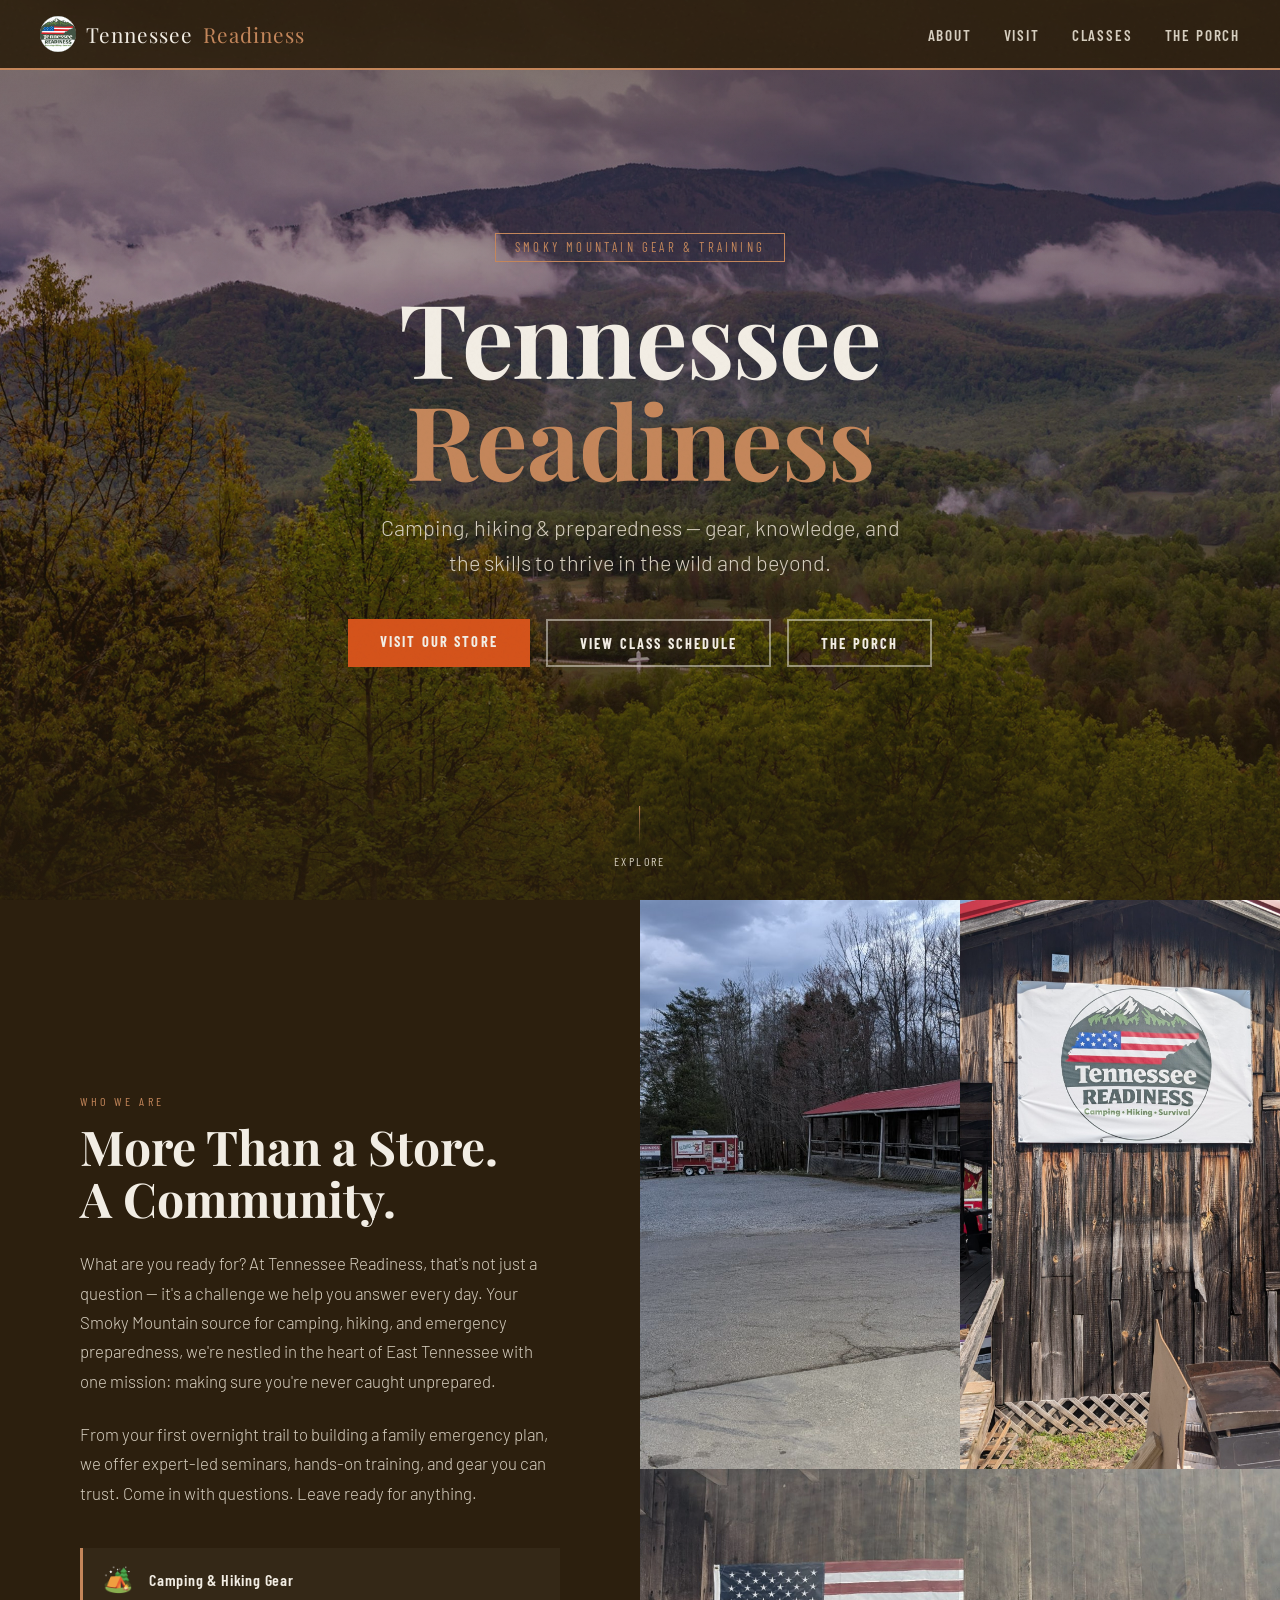
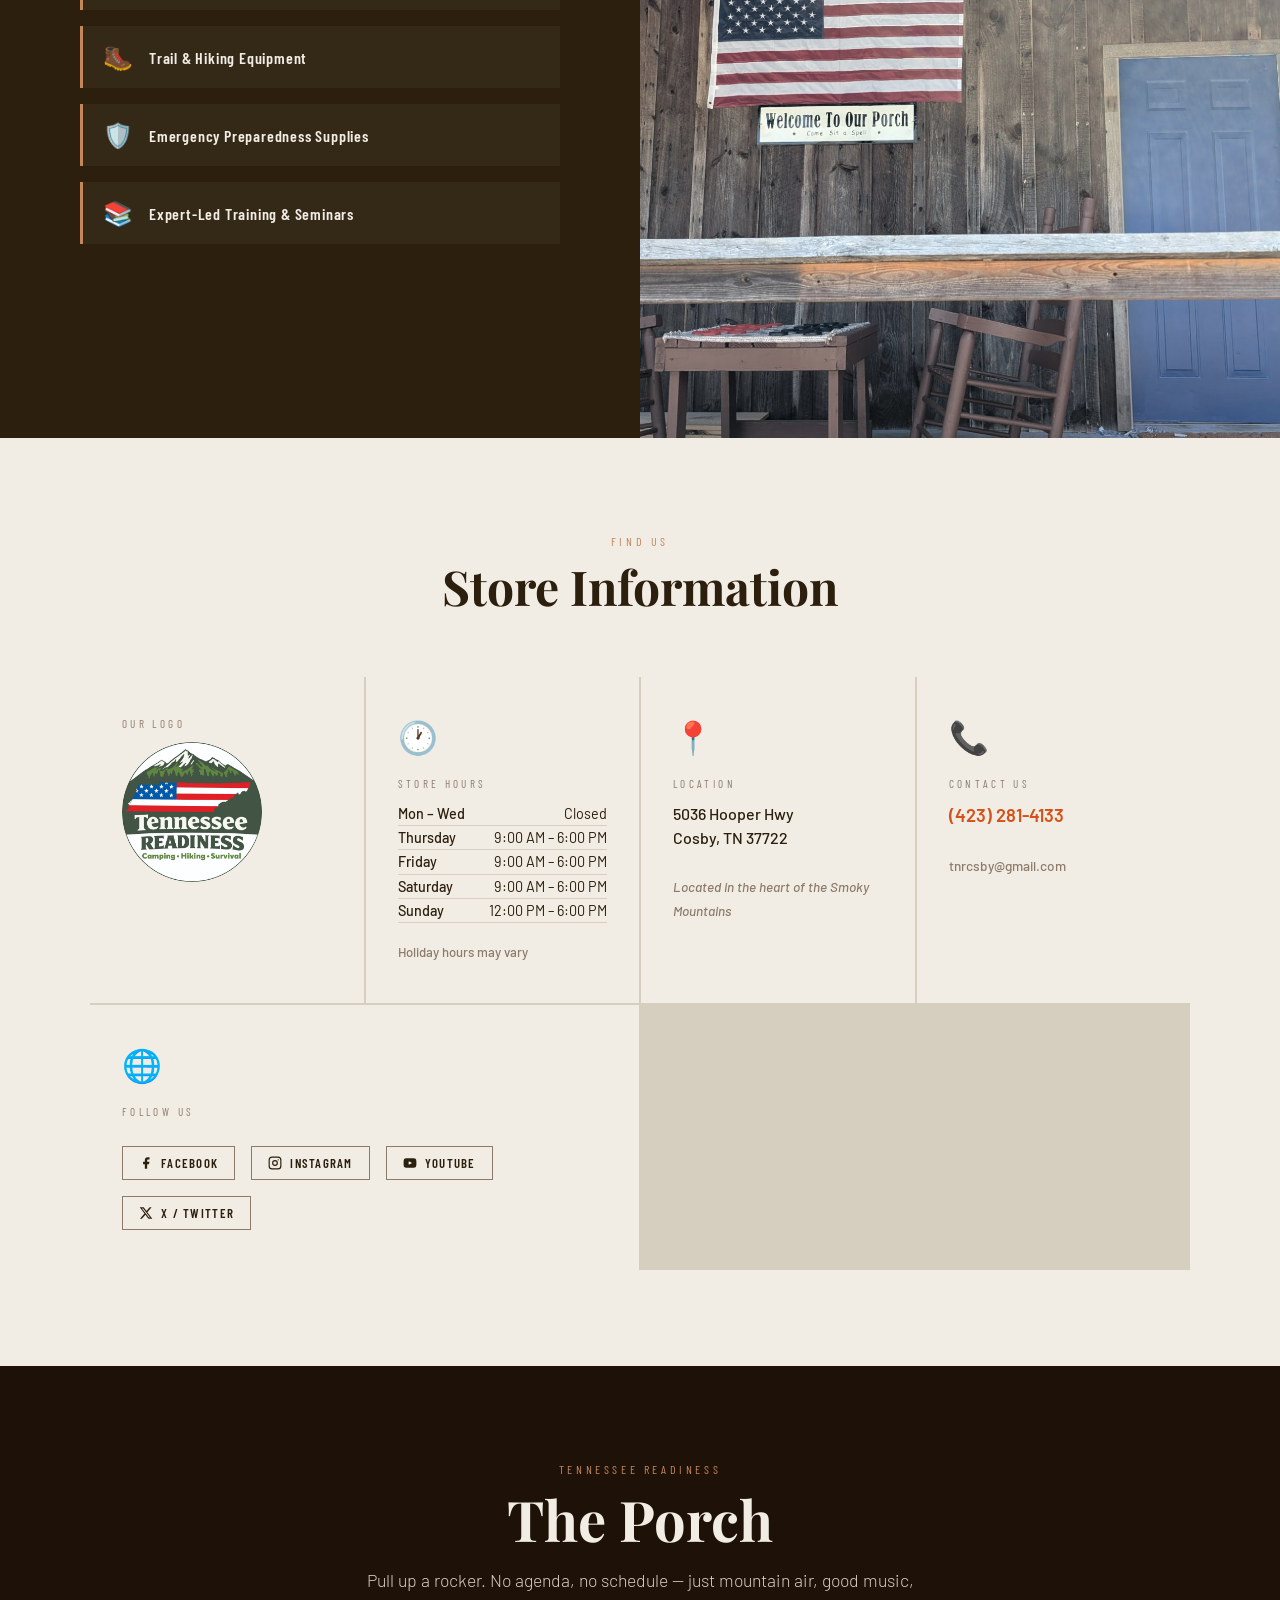
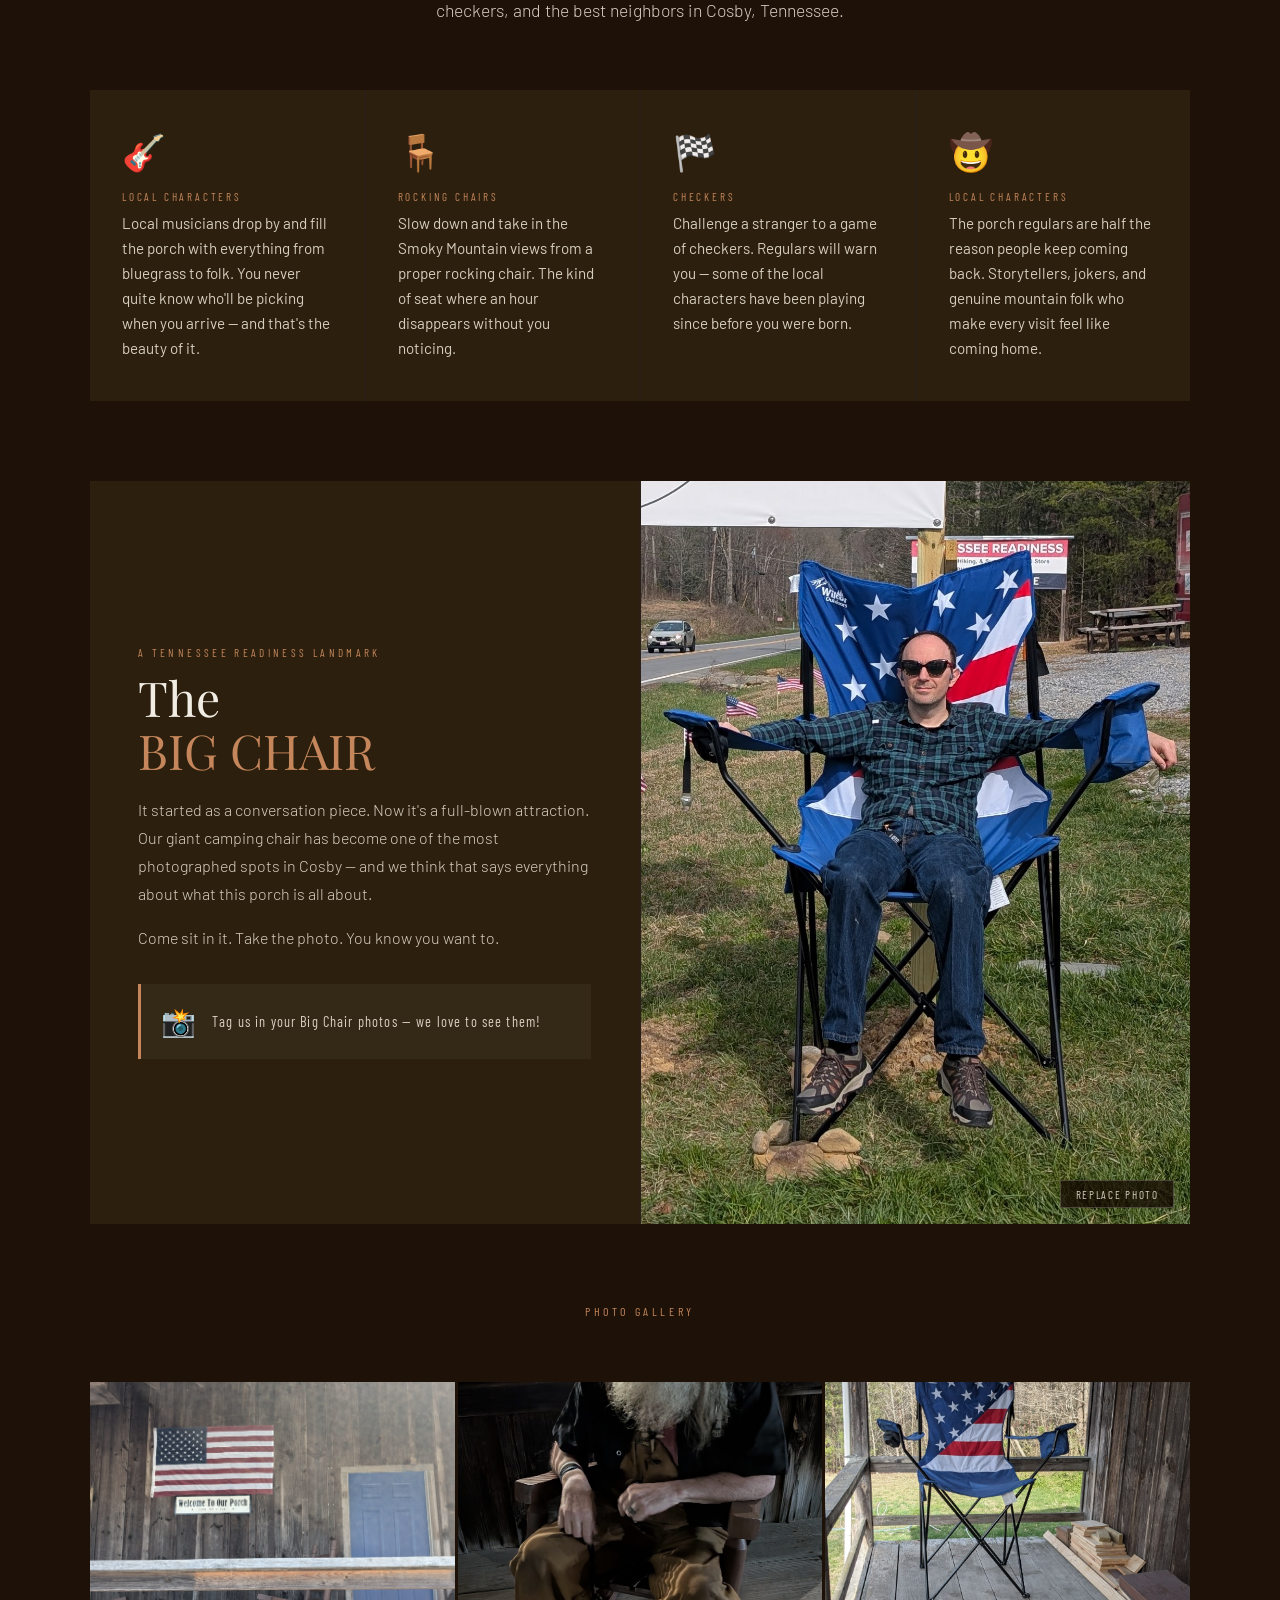
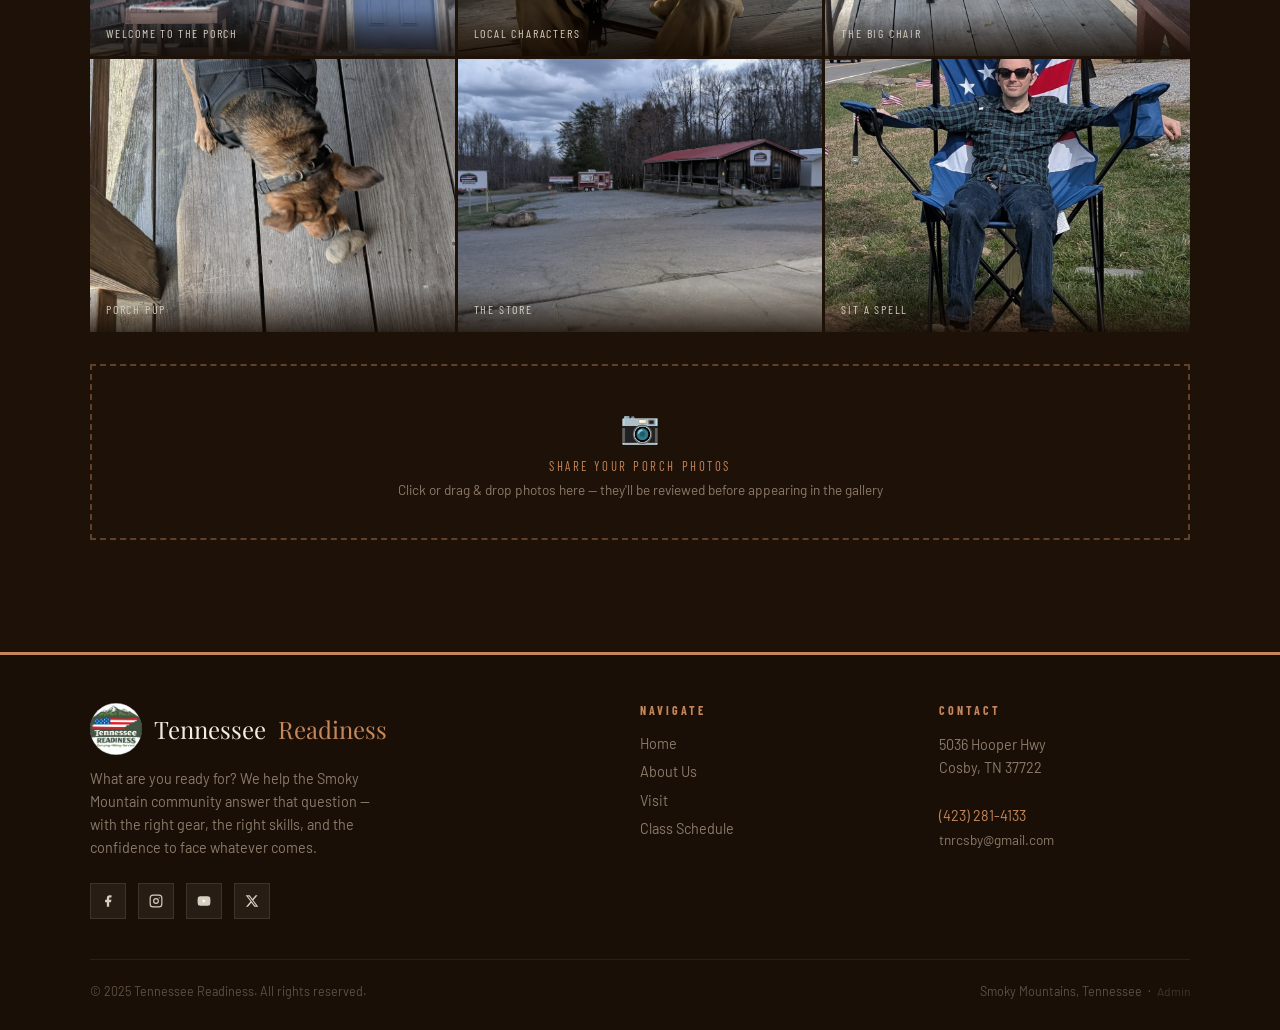
<file: tnr-v3/tnr-v3/index.html>
<!DOCTYPE html>
<html lang="en">
<head>
<meta charset="UTF-8">
<meta name="viewport" content="width=device-width, initial-scale=1.0">
<title>Tennessee Readiness | Smoky Mountain Gear & Training</title>
<link href="https://fonts.googleapis.com/css2?family=Playfair+Display:wght@700;900&family=Barlow+Condensed:wght@400;600;700&family=Barlow:wght@300;400;500&display=swap" rel="stylesheet">
<link rel="stylesheet" href="css/styles.css">
</head>
<body>

<!-- ── NAV ── -->
<nav>
  <a class="nav-brand" href="#home" style="display:flex;align-items:center;gap:0.6rem;"><img src="images/logo.jpg" alt="Tennessee Readiness" alt="TNR Logo" style="width:36px;height:36px;border-radius:50%;object-fit:cover;">Tennessee <span>Readiness</span></a>
  <ul class="nav-links">
    <li><a href="#about">About</a></li>
    <li><a href="#info">Visit</a></li>
    <li><a href="calendar.html">Classes</a></li>
    <li><a href="#porch">The Porch</a></li>
  </ul>
</nav>

<!-- ── HERO ── -->
<section id="home" class="hero">
  <div class="hero-badge">Smoky Mountain Gear & Training</div>
  <h1>Tennessee<span>Readiness</span></h1>
  <p class="hero-sub">Camping, hiking & preparedness — gear, knowledge, and the skills to thrive in the wild and beyond.</p>
  <div class="hero-ctas">
    <a href="#info" class="btn-primary">Visit Our Store</a>
    <a href="calendar.html" class="btn-outline">View Class Schedule</a>
    <a href="#porch" class="btn-outline">The Porch</a>
  </div>
  <div class="hero-scroll">
    <div class="scroll-line"></div>
    Explore
  </div>
</section>

<!-- ── ABOUT ── -->
<section id="about" class="about">
  <div class="about-text">
    <div class="section-label">Who We Are</div>
    <h2 class="section-title">More Than a Store.<br>A Community.</h2>
    <p>What are you ready for? At Tennessee Readiness, that's not just a question — it's a challenge we help you answer every day. Your Smoky Mountain source for camping, hiking, and emergency preparedness, we're nestled in the heart of East Tennessee with one mission: making sure you're never caught unprepared.</p>
    <p>From your first overnight trail to building a family emergency plan, we offer expert-led seminars, hands-on training, and gear you can trust. Come in with questions. Leave ready for anything.</p>
    <div class="about-pillars">
      <div class="pillar"><span class="pillar-icon">🏕️</span><span class="pillar-text">Camping & Hiking Gear</span></div>
      <div class="pillar"><span class="pillar-icon">🥾</span><span class="pillar-text">Trail & Hiking Equipment</span></div>
      <div class="pillar"><span class="pillar-icon">🛡️</span><span class="pillar-text">Emergency Preparedness Supplies</span></div>
      <div class="pillar"><span class="pillar-icon">📚</span><span class="pillar-text">Expert-Led Training & Seminars</span></div>
    </div>
  </div>
  <div class="about-images">
    <img src="images/store_exterior.jpg" alt="Tennessee Readiness Store">
    <img src="images/store_sign.jpg" alt="Tennessee Readiness Sign">
    <img src="images/porch_welcome.jpg" alt="The Porch" class="img-span">
  </div>
</section>

<!-- ── INFO ── -->
<section id="info" class="info">
  <div class="info-inner">
    <div class="info-header">
      <div class="section-label">Find Us</div>
      <h2 class="section-title">Store Information</h2>
    </div>
    <div class="info-grid">

      <!-- Logo -->
      <div class="info-card">
        <div class="info-card-label">Our Logo</div>
        <img src="images/logo.jpg" alt="Tennessee Readiness" alt="Tennessee Readiness Logo" style="width:140px; height:140px; object-fit:contain; border-radius:50%;">
      </div>

      <!-- Hours -->
      <div class="info-card">
        <div class="info-card-icon">🕐</div>
        <div class="info-card-label">Store Hours</div>
        <ul class="hours-list">
          <li><span>Mon – Wed</span><span>Closed</span></li>
          <li><span>Thursday</span><span>9:00 AM – 6:00 PM</span></li>
          <li><span>Friday</span><span>9:00 AM – 6:00 PM</span></li>
          <li><span>Saturday</span><span>9:00 AM – 6:00 PM</span></li>
          <li><span>Sunday</span><span>12:00 PM – 6:00 PM</span></li>
        </ul>
        <div class="info-card-value" style="font-size:0.82rem; color:var(--stone); margin-top:0.5rem;">Holiday hours may vary</div>
      </div>

      <!-- Location -->
      <div class="info-card">
        <div class="info-card-icon">📍</div>
        <div class="info-card-label">Location</div>
        <div class="info-card-value">
          5036 Hooper Hwy<br>
          Cosby, TN 37722<br><br>
          <em style="font-size:0.85rem; color:var(--stone);">Located in the heart of the Smoky Mountains</em>
        </div>
      </div>

      <!-- Phone -->
      <div class="info-card">
        <div class="info-card-icon">📞</div>
        <div class="info-card-label">Contact Us</div>
        <div class="info-card-value">
          <a href="tel:+14232814133" style="color:var(--ember); text-decoration:none; font-size:1.15rem; font-weight:600;">(423) 281-4133</a><br><br>
          <a href="mailto:tnrcsby@gmail.com" style="color:var(--stone); text-decoration:none; font-size:0.85rem;">tnrcsby@gmail.com</a>
        </div>
      </div>

      <!-- Social -->
      <div class="info-card" style="grid-column: span 2;">
        <div class="info-card-icon">🌐</div>
        <div class="info-card-label">Follow Us</div>
        <div class="social-links">
          <a href="#" class="social-btn">
            <svg width="14" height="14" viewBox="0 0 24 24" fill="currentColor"><path d="M18 2h-3a5 5 0 0 0-5 5v3H7v4h3v8h4v-8h3l1-4h-4V7a1 1 0 0 1 1-1h3z"/></svg>
            Facebook
          </a>
          <a href="#" class="social-btn">
            <svg width="14" height="14" viewBox="0 0 24 24" fill="none" stroke="currentColor" stroke-width="2"><rect x="2" y="2" width="20" height="20" rx="5"/><circle cx="12" cy="12" r="4"/><circle cx="17.5" cy="6.5" r="1" fill="currentColor" stroke="none"/></svg>
            Instagram
          </a>
          <a href="#" class="social-btn">
            <svg width="14" height="14" viewBox="0 0 24 24" fill="currentColor"><path d="M22.54 6.42a2.78 2.78 0 0 0-1.95-1.96C18.88 4 12 4 12 4s-6.88 0-8.59.46A2.78 2.78 0 0 0 1.46 6.42 29 29 0 0 0 1 12a29 29 0 0 0 .46 5.58 2.78 2.78 0 0 0 1.95 1.95C5.12 20 12 20 12 20s6.88 0 8.59-.47a2.78 2.78 0 0 0 1.95-1.95A29 29 0 0 0 23 12a29 29 0 0 0-.46-5.58z"/><polygon points="9.75 15.02 15.5 12 9.75 8.98 9.75 15.02" fill="white"/></svg>
            YouTube
          </a>
          <a href="#" class="social-btn">
            <svg width="14" height="14" viewBox="0 0 24 24" fill="currentColor"><path d="M18.244 2.25h3.308l-7.227 8.26 8.502 11.24H16.17l-5.214-6.817L4.99 21.75H1.68l7.73-8.835L1.254 2.25H8.08l4.713 6.231zm-1.161 17.52h1.833L7.084 4.126H5.117z"/></svg>
            X / Twitter
          </a>
        </div>
      </div>

    </div>
  </div>
</section>

<!-- ── THE PORCH ── -->
<section id="porch" style="background: #1e1208; padding: 6rem 2rem; scroll-margin-top: 70px;">
  <div style="max-width: 1100px; margin: 0 auto;">

    <!-- Header -->
    <div style="text-align:center; margin-bottom: 4rem;">
      <div style="font-family: 'Barlow Condensed', sans-serif; font-size: 0.75rem; letter-spacing: 0.3em; text-transform: uppercase; color: var(--clay); margin-bottom: 0.75rem;">Tennessee Readiness</div>
      <h2 style="font-family: 'Playfair Display', serif; font-size: clamp(2.2rem, 5vw, 3.5rem); color: var(--cream); line-height: 1.1;">The Porch</h2>
      <p style="font-family: 'Barlow', sans-serif; font-weight: 300; font-size: 1.1rem; color: var(--fog); margin-top: 1rem; max-width: 580px; margin-left: auto; margin-right: auto; line-height: 1.7;">Pull up a rocker. No agenda, no schedule — just mountain air, good music, checkers, and the best neighbors in Cosby, Tennessee.</p>
    </div>

    <!-- About cards -->
    <div style="display: grid; grid-template-columns: repeat(auto-fit, minmax(220px, 1fr)); gap: 2px; background: rgba(255,255,255,0.06); margin-bottom: 5rem;">

      <div style="background: #2C1F0E; padding: 2.5rem 2rem;">
        <div style="font-size: 2.2rem; margin-bottom: 1rem;">🎸</div>
        <div style="font-family: 'Barlow Condensed', sans-serif; font-size: 0.7rem; letter-spacing: 0.25em; text-transform: uppercase; color: var(--clay); margin-bottom: 0.5rem;">Local Characters</div>
        <p style="font-family: 'Barlow', sans-serif; font-size: 0.95rem; color: var(--fog); line-height: 1.65;">Local musicians drop by and fill the porch with everything from bluegrass to folk. You never quite know who'll be picking when you arrive — and that's the beauty of it.</p>
      </div>

      <div style="background: #2C1F0E; padding: 2.5rem 2rem;">
        <div style="font-size: 2.2rem; margin-bottom: 1rem;">🪑</div>
        <div style="font-family: 'Barlow Condensed', sans-serif; font-size: 0.7rem; letter-spacing: 0.25em; text-transform: uppercase; color: var(--clay); margin-bottom: 0.5rem;">Rocking Chairs</div>
        <p style="font-family: 'Barlow', sans-serif; font-size: 0.95rem; color: var(--fog); line-height: 1.65;">Slow down and take in the Smoky Mountain views from a proper rocking chair. The kind of seat where an hour disappears without you noticing.</p>
      </div>

      <div style="background: #2C1F0E; padding: 2.5rem 2rem;">
        <div style="font-size: 2.2rem; margin-bottom: 1rem;">🏁</div>
        <div style="font-family: 'Barlow Condensed', sans-serif; font-size: 0.7rem; letter-spacing: 0.25em; text-transform: uppercase; color: var(--clay); margin-bottom: 0.5rem;">Checkers</div>
        <p style="font-family: 'Barlow', sans-serif; font-size: 0.95rem; color: var(--fog); line-height: 1.65;">Challenge a stranger to a game of checkers. Regulars will warn you — some of the local characters have been playing since before you were born.</p>
      </div>

      <div style="background: #2C1F0E; padding: 2.5rem 2rem;">
        <div style="font-size: 2.2rem; margin-bottom: 1rem;">🤠</div>
        <div style="font-family: 'Barlow Condensed', sans-serif; font-size: 0.7rem; letter-spacing: 0.25em; text-transform: uppercase; color: var(--clay); margin-bottom: 0.5rem;">Local Characters</div>
        <p style="font-family: 'Barlow', sans-serif; font-size: 0.95rem; color: var(--fog); line-height: 1.65;">The porch regulars are half the reason people keep coming back. Storytellers, jokers, and genuine mountain folk who make every visit feel like coming home.</p>
      </div>

    </div>

    <!-- The Big Chair Feature -->
    <div style="margin: 0 0 5rem 0; display: grid; grid-template-columns: 1fr 1fr; gap: 2px; background: rgba(255,255,255,0.06);">

      <div style="background: var(--bark); padding: 4rem 3rem; display: flex; flex-direction: column; justify-content: center;">
        <div style="font-family: 'Barlow Condensed', sans-serif; font-size: 0.7rem; letter-spacing: 0.3em; text-transform: uppercase; color: var(--clay); margin-bottom: 0.75rem;">A Tennessee Readiness Landmark</div>
        <div style="font-family: 'Playfair Display', serif; font-size: clamp(2rem, 4vw, 3rem); color: var(--cream); line-height: 1.1; margin-bottom: 1.25rem;">The<br><span style="color: var(--clay);">BIG CHAIR</span></div>
        <p style="font-family: 'Barlow', sans-serif; font-weight: 300; font-size: 1rem; color: var(--fog); line-height: 1.75; margin-bottom: 1rem;">It started as a conversation piece. Now it's a full-blown attraction. Our giant camping chair has become one of the most photographed spots in Cosby — and we think that says everything about what this porch is all about.</p>
        <p style="font-family: 'Barlow', sans-serif; font-weight: 300; font-size: 1rem; color: var(--fog); line-height: 1.75;">Come sit in it. Take the photo. You know you want to.</p>
        <div style="margin-top: 2rem; display: flex; align-items: center; gap: 1rem; padding: 1.25rem; border-left: 3px solid var(--clay); background: rgba(255,255,255,0.04);">
          <span style="font-size: 1.75rem;">📸</span>
          <span style="font-family: 'Barlow Condensed', sans-serif; font-size: 0.9rem; letter-spacing: 0.08em; color: var(--fog);">Tag us in your Big Chair photos — we love to see them!</span>
        </div>
      </div>

      <div style="position:relative; min-height: 400px; overflow:hidden;" id="bigChairZone">
        <img src="images/big_chair_person.jpg" alt="The Big Chair" style="width:100%; height:100%; object-fit:cover; display:block; min-height:400px;">
        <button onclick="document.getElementById('bigChairUpload').click()" style="position:absolute; bottom:1rem; right:1rem; background:rgba(20,10,2,0.75); color:var(--fog); border:1px solid rgba(255,255,255,0.2); padding:0.4rem 0.9rem; font-family:'Barlow Condensed',sans-serif; font-size:0.7rem; letter-spacing:0.15em; text-transform:uppercase; cursor:pointer;">Replace Photo</button>
        <input type="file" id="bigChairUpload" accept="image/*" style="display:none" onchange="handleBigChairUpload(event)">
      </div>

    </div>

    <!-- Photo Gallery -->
    <div style="margin-bottom: 1rem;">
      <div style="font-family: 'Barlow Condensed', sans-serif; font-size: 0.75rem; letter-spacing: 0.3em; text-transform: uppercase; color: var(--clay); margin-bottom: 2rem; text-align:center;">Photo Gallery</div>

      <!-- Upload area -->
      <div id="galleryGrid" style="display: grid; grid-template-columns: repeat(auto-fill, minmax(280px, 1fr)); gap: 3px; margin-bottom: 2rem;"></div>

      <!-- Placeholder photos using Unsplash -->
      <div id="placeholderGallery" style="display: grid; grid-template-columns: repeat(auto-fill, minmax(280px, 1fr)); gap: 3px; margin-bottom: 2rem;">
        <div style="position:relative; overflow:hidden; aspect-ratio:4/3; background:#1a0f06;">
          <img src="images/porch_welcome.jpg" alt="Welcome to the Porch" style="width:100%; height:100%; object-fit:cover; filter:saturate(0.75); transition: transform 0.4s, filter 0.3s;" onmouseover="this.style.transform='scale(1.05)';this.style.filter='saturate(1)'" onmouseout="this.style.transform='scale(1)';this.style.filter='saturate(0.75)'">
          <div style="position:absolute; bottom:0; left:0; right:0; padding:1rem; background:linear-gradient(transparent, rgba(20,10,2,0.8)); font-family:'Barlow Condensed',sans-serif; font-size:0.75rem; letter-spacing:0.15em; text-transform:uppercase; color:var(--fog);">Welcome to the Porch</div>
        </div>
        <div style="position:relative; overflow:hidden; aspect-ratio:4/3; background:#1a0f06;">
          <img src="images/local_character.jpg" alt="Local Character" style="width:100%; height:100%; object-fit:cover; filter:saturate(0.75); transition: transform 0.4s, filter 0.3s;" onmouseover="this.style.transform='scale(1.05)';this.style.filter='saturate(1)'" onmouseout="this.style.transform='scale(1)';this.style.filter='saturate(0.75)'">
          <div style="position:absolute; bottom:0; left:0; right:0; padding:1rem; background:linear-gradient(transparent, rgba(20,10,2,0.8)); font-family:'Barlow Condensed',sans-serif; font-size:0.75rem; letter-spacing:0.15em; text-transform:uppercase; color:var(--fog);">Local Characters</div>
        </div>
        <div style="position:relative; overflow:hidden; aspect-ratio:4/3; background:#1a0f06;">
          <img src="images/big_chair_porch.jpg" alt="The Big Chair" style="width:100%; height:100%; object-fit:cover; filter:saturate(0.75); transition: transform 0.4s, filter 0.3s;" onmouseover="this.style.transform='scale(1.05)';this.style.filter='saturate(1)'" onmouseout="this.style.transform='scale(1)';this.style.filter='saturate(0.75)'">
          <div style="position:absolute; bottom:0; left:0; right:0; padding:1rem; background:linear-gradient(transparent, rgba(20,10,2,0.8)); font-family:'Barlow Condensed',sans-serif; font-size:0.75rem; letter-spacing:0.15em; text-transform:uppercase; color:var(--fog);">The Big Chair</div>
        </div>
        <div style="position:relative; overflow:hidden; aspect-ratio:4/3; background:#1a0f06;">
          <img src="images/porch_dog.jpg" alt="Porch Dog" style="width:100%; height:100%; object-fit:cover; filter:saturate(0.75); transition: transform 0.4s, filter 0.3s;" onmouseover="this.style.transform='scale(1.05)';this.style.filter='saturate(1)'" onmouseout="this.style.transform='scale(1)';this.style.filter='saturate(0.75)'">
          <div style="position:absolute; bottom:0; left:0; right:0; padding:1rem; background:linear-gradient(transparent, rgba(20,10,2,0.8)); font-family:'Barlow Condensed',sans-serif; font-size:0.75rem; letter-spacing:0.15em; text-transform:uppercase; color:var(--fog);">Porch Pup</div>
        </div>
        <div style="position:relative; overflow:hidden; aspect-ratio:4/3; background:#1a0f06;">
          <img src="images/store_exterior.jpg" alt="Store Exterior" style="width:100%; height:100%; object-fit:cover; filter:saturate(0.75); transition: transform 0.4s, filter 0.3s;" onmouseover="this.style.transform='scale(1.05)';this.style.filter='saturate(1)'" onmouseout="this.style.transform='scale(1)';this.style.filter='saturate(0.75)'">
          <div style="position:absolute; bottom:0; left:0; right:0; padding:1rem; background:linear-gradient(transparent, rgba(20,10,2,0.8)); font-family:'Barlow Condensed',sans-serif; font-size:0.75rem; letter-spacing:0.15em; text-transform:uppercase; color:var(--fog);">The Store</div>
        </div>
        <div style="position:relative; overflow:hidden; aspect-ratio:4/3; background:#1a0f06;">
          <img src="images/big_chair_person.jpg" alt="The Big Chair" style="width:100%; height:100%; object-fit:cover; filter:saturate(0.75); transition: transform 0.4s, filter 0.3s;" onmouseover="this.style.transform='scale(1.05)';this.style.filter='saturate(1)'" onmouseout="this.style.transform='scale(1)';this.style.filter='saturate(0.75)'">
          <div style="position:absolute; bottom:0; left:0; right:0; padding:1rem; background:linear-gradient(transparent, rgba(20,10,2,0.8)); font-family:'Barlow Condensed',sans-serif; font-size:0.75rem; letter-spacing:0.15em; text-transform:uppercase; color:var(--fog);">Sit a Spell</div>
        </div>
      </div>

      <!-- Upload your own photos -->
      <div style="border: 2px dashed rgba(196,134,90,0.4); padding: 2.5rem; text-align: center; cursor: pointer;" onclick="document.getElementById('photoUpload').click()" id="uploadZone"
        ondragover="event.preventDefault(); this.style.borderColor='var(--clay)'"
        ondragleave="this.style.borderColor='rgba(196,134,90,0.4)'"
        ondrop="handleDrop(event)">
        <div style="font-size: 2rem; margin-bottom: 0.75rem;">📷</div>
        <div style="font-family: 'Barlow Condensed', sans-serif; font-size: 0.8rem; letter-spacing: 0.2em; text-transform: uppercase; color: var(--clay); margin-bottom: 0.4rem;">Share Your Porch Photos</div>
        <div id="uploadMsg" style="font-family: 'Barlow', sans-serif; font-size: 0.85rem; color: var(--stone);">Click or drag &amp; drop photos here — they'll be reviewed before appearing in the gallery</div>
        <input type="file" id="photoUpload" accept="image/*" multiple style="display:none" onchange="handlePhotoUpload(event)">
      </div>
    </div>

  </div>
</section>


<!-- ── FOOTER ── -->
<footer>
  <div class="footer-inner">
    <div>
      <div class="footer-brand" style="display:flex;align-items:center;gap:0.75rem;"><img src="images/logo.jpg" alt="Tennessee Readiness" alt="TNR Logo" style="width:52px;height:52px;border-radius:50%;object-fit:cover;">Tennessee <span>Readiness</span></div>
      <p class="footer-tagline">What are you ready for? We help the Smoky Mountain community answer that question — with the right gear, the right skills, and the confidence to face whatever comes.</p>
      <div class="footer-social">
        <a href="#" title="Facebook">
          <svg width="14" height="14" viewBox="0 0 24 24" fill="currentColor"><path d="M18 2h-3a5 5 0 0 0-5 5v3H7v4h3v8h4v-8h3l1-4h-4V7a1 1 0 0 1 1-1h3z"/></svg>
        </a>
        <a href="#" title="Instagram">
          <svg width="14" height="14" viewBox="0 0 24 24" fill="none" stroke="currentColor" stroke-width="2"><rect x="2" y="2" width="20" height="20" rx="5"/><circle cx="12" cy="12" r="4"/><circle cx="17.5" cy="6.5" r="1" fill="currentColor" stroke="none"/></svg>
        </a>
        <a href="#" title="YouTube">
          <svg width="14" height="14" viewBox="0 0 24 24" fill="currentColor"><path d="M22.54 6.42a2.78 2.78 0 0 0-1.95-1.96C18.88 4 12 4 12 4s-6.88 0-8.59.46A2.78 2.78 0 0 0 1.46 6.42 29 29 0 0 0 1 12a29 29 0 0 0 .46 5.58 2.78 2.78 0 0 0 1.95 1.95C5.12 20 12 20 12 20s6.88 0 8.59-.47a2.78 2.78 0 0 0 1.95-1.95A29 29 0 0 0 23 12a29 29 0 0 0-.46-5.58z"/><polygon points="9.75 15.02 15.5 12 9.75 8.98 9.75 15.02" fill="white"/></svg>
        </a>
        <a href="#" title="X / Twitter">
          <svg width="14" height="14" viewBox="0 0 24 24" fill="currentColor"><path d="M18.244 2.25h3.308l-7.227 8.26 8.502 11.24H16.17l-5.214-6.817L4.99 21.75H1.68l7.73-8.835L1.254 2.25H8.08l4.713 6.231zm-1.161 17.52h1.833L7.084 4.126H5.117z"/></svg>
        </a>
      </div>
    </div>
    <div class="footer-col">
      <h4>Navigate</h4>
      <ul>
        <li><a href="#home">Home</a></li>
        <li><a href="#about">About Us</a></li>
        <li><a href="#info">Visit</a></li>
        <li><a href="calendar.html">Class Schedule</a></li>
      </ul>
    </div>
    <div class="footer-col">
      <h4>Contact</h4>
      <p>
        5036 Hooper Hwy<br>
        Cosby, TN 37722<br><br>
        <a href="tel:+14232814133" style="color:var(--clay); text-decoration:none;">(423) 281-4133</a><br>
        <a href="mailto:tnrcsby@gmail.com" style="color:var(--stone); text-decoration:none; font-size:0.85rem;">tnrcsby@gmail.com</a>
      </p>
    </div>
  </div>
  <div class="footer-bottom">
    <p>© 2025 Tennessee Readiness. All rights reserved.</p>
    <p>Smoky Mountains, Tennessee &nbsp;·&nbsp; <a href="admin.html" style="color:rgba(140,123,107,0.35); text-decoration:none; font-size:0.75rem;">Admin</a></p>
  </div>
</footer>

<script>
// ── PORCH GALLERY ──────────────────────────────────────────────────────────
const PENDING_KEY  = 'tnr_pending_photos';
const APPROVED_KEY = 'tnr_approved_photos';

function handlePhotoUpload(event) {
  Array.from(event.target.files).forEach(file => {
    const reader = new FileReader();
    reader.onload = e => submitToStaging(e.target.result, file.name);
    reader.readAsDataURL(file);
  });
  event.target.value = '';
}

function handleBigChairUpload(event) {
  const file = event.target.files[0];
  if (!file) return;
  const reader = new FileReader();
  reader.onload = e => { document.querySelector('#bigChairZone img').src = e.target.result; };
  reader.readAsDataURL(file);
}

function handleDrop(event) {
  event.preventDefault();
  document.getElementById('uploadZone').style.borderColor = 'rgba(196,134,90,0.4)';
  Array.from(event.dataTransfer.files)
    .filter(f => f.type.startsWith('image/'))
    .forEach(file => {
      const reader = new FileReader();
      reader.onload = e => submitToStaging(e.target.result, file.name);
      reader.readAsDataURL(file);
    });
}

// ── STAGING QUEUE ──────────────────────────────────────────────────────────
function submitToStaging(src, name) {
  const pending = JSON.parse(localStorage.getItem(PENDING_KEY) || '[]');
  pending.push({ id: Date.now(), src, name, submitted: new Date().toISOString() });
  localStorage.setItem(PENDING_KEY, JSON.stringify(pending));
  showUploadConfirmation();
}

function showUploadConfirmation() {
  const zone = document.getElementById('uploadZone');
  const msg  = document.getElementById('uploadMsg');
  zone.style.borderColor = '#7ec87e';
  msg.textContent  = '✓ Photo submitted — thank you! It will appear after review.';
  msg.style.color  = '#7ec87e';
  setTimeout(() => {
    zone.style.borderColor = 'rgba(196,134,90,0.4)';
    msg.textContent = 'Click or drag & drop photos here — they\'ll be reviewed before appearing in the gallery';
    msg.style.color = 'var(--stone)';
  }, 4000);
}

// ── APPROVED GALLERY ───────────────────────────────────────────────────────
function renderApprovedGallery() {
  const approved = JSON.parse(localStorage.getItem(APPROVED_KEY) || '[]');
  const grid = document.getElementById('galleryGrid');
  grid.innerHTML = '';
  if (approved.length === 0) return;
  document.getElementById('placeholderGallery').style.display = 'none';
  approved.forEach(photo => {
    const label = photo.name.replace(/\.[^/.]+$/, '').replace(/[-_]/g, ' ');
    const div = document.createElement('div');
    div.style.cssText = 'position:relative;overflow:hidden;aspect-ratio:4/3;background:#1a0f06;';
    div.innerHTML = `
      <img src="${photo.src}" alt="${label}"
        style="width:100%;height:100%;object-fit:cover;filter:saturate(0.75);transition:transform 0.4s,filter 0.3s;"
        onmouseover="this.style.transform='scale(1.05)';this.style.filter='saturate(1)'"
        onmouseout="this.style.transform='scale(1)';this.style.filter='saturate(0.75)'">
      <div style="position:absolute;bottom:0;left:0;right:0;padding:1rem;
        background:linear-gradient(transparent,rgba(20,10,2,0.8));
        font-family:'Barlow Condensed',sans-serif;font-size:0.75rem;
        letter-spacing:0.15em;text-transform:uppercase;color:var(--fog);">${label}</div>
    `;
    grid.appendChild(div);
  });
}

renderApprovedGallery();
</script>
</body>
</html>
</file>
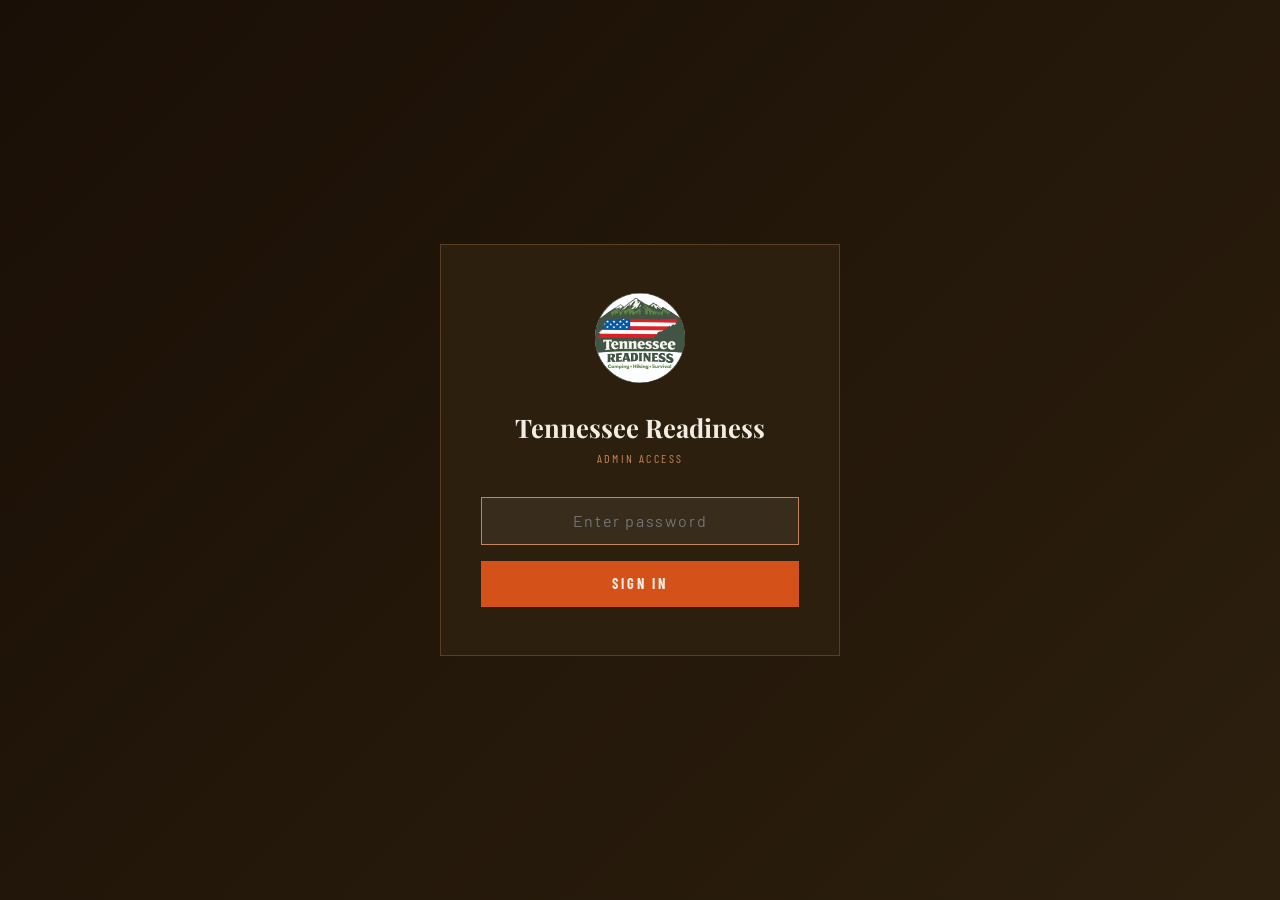
<file: tnr-v4/admin.html>
<!DOCTYPE html>
<html lang="en">
<head>
<meta charset="UTF-8">
<meta name="viewport" content="width=device-width, initial-scale=1.0">
<meta name="robots" content="noindex, nofollow">
<title>TNR Admin — Class Schedule</title>
<link rel="preconnect" href="https://fonts.googleapis.com">
<link rel="preconnect" href="https://fonts.gstatic.com" crossorigin>
<link href="https://fonts.googleapis.com/css2?family=Playfair+Display:wght@700&family=Barlow+Condensed:wght@400;600;700&family=Barlow:wght@300;400;500&display=swap" rel="stylesheet">
<link rel="icon" href="images/TNR Favicon_green.jpg">
<style>
  :root {
    --bark: #2C1F0E;
    --moss: #4A5E3A;
    --stone: #8C7B6B;
    --clay: #C4865A;
    --cream: #F2EDE4;
    --fog: #D6CEBF;
    --ember: #D4521A;
    --pine: #2D4A2D;
  }

  * { margin: 0; padding: 0; box-sizing: border-box; }
  body { font-family: 'Barlow', sans-serif; background: #1a0f06; color: var(--cream); min-height: 100vh; }

  /* ── LOGIN ── */
  #loginScreen {
    min-height: 100vh;
    display: flex;
    align-items: center;
    justify-content: center;
    background: linear-gradient(135deg, #1a0f06 0%, #2C1F0E 100%);
  }

  .login-box {
    background: #2C1F0E;
    border: 1px solid rgba(196,134,90,0.3);
    padding: 3rem 2.5rem;
    width: 100%;
    max-width: 400px;
    text-align: center;
  }

  .login-box img {
    width: 90px; height: 90px;
    border-radius: 50%;
    object-fit: cover;
    margin-bottom: 1.5rem;
  }

  .login-box h1 {
    font-family: 'Playfair Display', serif;
    font-size: 1.6rem;
    color: var(--cream);
    margin-bottom: 0.4rem;
  }

  .login-box p {
    font-family: 'Barlow Condensed', sans-serif;
    font-size: 0.75rem;
    letter-spacing: 0.2em;
    text-transform: uppercase;
    color: var(--clay);
    margin-bottom: 2rem;
  }

  .login-input {
    width: 100%;
    background: rgba(255,255,255,0.06);
    border: 1.5px solid rgba(255,255,255,0.12);
    padding: 0.85rem 1rem;
    font-family: 'Barlow', sans-serif;
    font-size: 1rem;
    color: var(--cream);
    outline: none;
    text-align: center;
    letter-spacing: 0.1em;
    margin-bottom: 1rem;
    transition: border-color 0.2s;
  }

  .login-input:focus { border-color: var(--clay); }

  .login-btn {
    width: 100%;
    background: var(--ember);
    color: var(--cream);
    font-family: 'Barlow Condensed', sans-serif;
    font-weight: 700;
    font-size: 0.9rem;
    letter-spacing: 0.2em;
    text-transform: uppercase;
    padding: 0.9rem;
    border: none;
    cursor: pointer;
    transition: background 0.2s;
  }

  .login-btn:hover { background: var(--clay); }

  .login-error {
    color: #e07070;
    font-size: 0.85rem;
    margin-top: 0.75rem;
    display: none;
  }

  /* ── ADMIN UI ── */
  #adminScreen { display: none; }

  .admin-nav {
    background: var(--bark);
    border-bottom: 2px solid var(--clay);
    padding: 1rem 2rem;
    display: flex;
    justify-content: space-between;
    align-items: center;
  }

  .admin-brand {
    display: flex;
    align-items: center;
    gap: 0.75rem;
    font-family: 'Playfair Display', serif;
    font-size: 1.2rem;
    color: var(--cream);
  }

  .admin-brand img {
    width: 36px; height: 36px;
    border-radius: 50%;
    object-fit: cover;
  }

  .admin-brand span { color: var(--clay); }

  .admin-badge {
    font-family: 'Barlow Condensed', sans-serif;
    font-size: 0.65rem;
    letter-spacing: 0.2em;
    text-transform: uppercase;
    background: var(--ember);
    color: white;
    padding: 0.2rem 0.6rem;
    margin-left: 0.5rem;
  }

  .logout-btn {
    background: transparent;
    border: 1px solid rgba(255,255,255,0.2);
    color: var(--stone);
    font-family: 'Barlow Condensed', sans-serif;
    font-size: 0.75rem;
    letter-spacing: 0.15em;
    text-transform: uppercase;
    padding: 0.4rem 1rem;
    cursor: pointer;
    transition: border-color 0.2s, color 0.2s;
  }

  .logout-btn:hover { border-color: var(--clay); color: var(--clay); }

  .admin-body {
    max-width: 1100px;
    margin: 0 auto;
    padding: 3rem 2rem;
  }

  .admin-header {
    display: flex;
    justify-content: space-between;
    align-items: center;
    margin-bottom: 2.5rem;
    flex-wrap: wrap;
    gap: 1rem;
  }

  .admin-title {
    font-family: 'Playfair Display', serif;
    font-size: 2rem;
    color: var(--cream);
  }

  .admin-title small {
    display: block;
    font-family: 'Barlow Condensed', sans-serif;
    font-size: 0.75rem;
    letter-spacing: 0.2em;
    text-transform: uppercase;
    color: var(--clay);
    font-weight: 400;
    margin-bottom: 0.25rem;
  }

  .add-btn {
    background: var(--ember);
    color: var(--cream);
    font-family: 'Barlow Condensed', sans-serif;
    font-weight: 700;
    font-size: 0.9rem;
    letter-spacing: 0.15em;
    text-transform: uppercase;
    padding: 0.85rem 1.75rem;
    border: none;
    cursor: pointer;
    transition: background 0.2s;
  }

  .add-btn:hover { background: var(--clay); }

  /* Stats row */
  .stats-row {
    display: grid;
    grid-template-columns: repeat(auto-fit, minmax(160px, 1fr));
    gap: 2px;
    background: rgba(255,255,255,0.06);
    margin-bottom: 2.5rem;
  }

  .stat-card {
    background: #2C1F0E;
    padding: 1.5rem;
    text-align: center;
  }

  .stat-num {
    font-family: 'Playfair Display', serif;
    font-size: 2.5rem;
    color: var(--clay);
    line-height: 1;
  }

  .stat-label {
    font-family: 'Barlow Condensed', sans-serif;
    font-size: 0.7rem;
    letter-spacing: 0.2em;
    text-transform: uppercase;
    color: var(--stone);
    margin-top: 0.4rem;
  }

  /* Class list */
  .class-list { display: flex; flex-direction: column; gap: 2px; }

  .class-card {
    background: #2C1F0E;
    display: grid;
    grid-template-columns: auto 1fr auto;
    gap: 1.5rem;
    align-items: center;
    padding: 1.25rem 1.5rem;
    border-left: 4px solid var(--clay);
    transition: background 0.15s;
  }

  .class-card:hover { background: #3a2a18; }
  .class-card.past { opacity: 0.5; border-left-color: var(--stone); }

  .class-card.cat-camping { border-left-color: #7ec87e; }
  .class-card.cat-preparedness { border-left-color: var(--ember); }
  .class-card.cat-hiking { border-left-color: #6B8EA8; }
  .class-card.cat-first-aid { border-left-color: #e07070; }

  .class-date-block { text-align: center; min-width: 52px; }
  .class-date-block .day { font-family: 'Playfair Display', serif; font-size: 2rem; color: var(--clay); line-height: 1; }
  .class-date-block .mon { font-family: 'Barlow Condensed', sans-serif; font-size: 0.7rem; letter-spacing: 0.15em; text-transform: uppercase; color: var(--stone); }

  .class-info h3 { font-family: 'Barlow Condensed', sans-serif; font-size: 1.15rem; font-weight: 700; color: var(--cream); }
  .class-info p { font-size: 0.85rem; color: var(--stone); margin-top: 0.2rem; }

  .class-tag {
    font-family: 'Barlow Condensed', sans-serif;
    font-size: 0.65rem;
    letter-spacing: 0.15em;
    text-transform: uppercase;
    padding: 0.15rem 0.5rem;
    border: 1px solid;
    margin-top: 0.35rem;
    display: inline-block;
  }

  .tag-camping { color: #7ec87e; border-color: #7ec87e; }
  .tag-preparedness { color: var(--clay); border-color: var(--clay); }
  .tag-hiking { color: #6B8EA8; border-color: #6B8EA8; }
  .tag-first-aid { color: #e07070; border-color: #e07070; }

  .class-actions { display: flex; gap: 0.5rem; }

  .btn-edit {
    background: transparent;
    border: 1px solid rgba(255,255,255,0.15);
    color: var(--fog);
    font-family: 'Barlow Condensed', sans-serif;
    font-size: 0.75rem;
    letter-spacing: 0.1em;
    text-transform: uppercase;
    padding: 0.4rem 0.85rem;
    cursor: pointer;
    transition: border-color 0.2s, color 0.2s;
    white-space: nowrap;
  }

  .btn-edit:hover { border-color: var(--clay); color: var(--clay); }

  .btn-del {
    background: transparent;
    border: 1px solid rgba(192,57,43,0.4);
    color: #e07070;
    font-family: 'Barlow Condensed', sans-serif;
    font-size: 0.75rem;
    letter-spacing: 0.1em;
    text-transform: uppercase;
    padding: 0.4rem 0.85rem;
    cursor: pointer;
    transition: background 0.2s, color 0.2s;
    white-space: nowrap;
  }

  .btn-del:hover { background: #c0392b; color: white; border-color: #c0392b; }

  .section-divider {
    font-family: 'Barlow Condensed', sans-serif;
    font-size: 0.7rem;
    letter-spacing: 0.25em;
    text-transform: uppercase;
    color: var(--stone);
    padding: 1rem 0 0.5rem;
    border-top: 1px solid rgba(255,255,255,0.07);
    margin-top: 1rem;
  }

  /* ── MODAL ── */
  .modal-overlay {
    position: fixed;
    inset: 0;
    background: rgba(10,5,2,0.9);
    z-index: 9000;
    display: flex;
    align-items: center;
    justify-content: center;
    padding: 2rem;
    opacity: 0;
    pointer-events: none;
    transition: opacity 0.25s;
    backdrop-filter: blur(4px);
  }

  .modal-overlay.active { opacity: 1; pointer-events: all; }

  .modal {
    background: #2C1F0E;
    border: 1px solid rgba(196,134,90,0.25);
    max-width: 540px;
    width: 100%;
    max-height: 90vh;
    overflow-y: auto;
    padding: 2.5rem;
    position: relative;
    transform: translateY(16px);
    transition: transform 0.25s;
  }

  .modal-overlay.active .modal { transform: translateY(0); }

  .modal-close {
    position: absolute;
    top: 1rem; right: 1rem;
    background: none;
    border: none;
    font-size: 1.4rem;
    cursor: pointer;
    color: var(--stone);
    line-height: 1;
  }

  .modal-close:hover { color: var(--cream); }

  .modal h2 {
    font-family: 'Playfair Display', serif;
    font-size: 1.6rem;
    color: var(--cream);
    margin-bottom: 1.75rem;
  }

  .form-group { display: flex; flex-direction: column; gap: 0.4rem; margin-bottom: 1.25rem; }

  .form-group label {
    font-family: 'Barlow Condensed', sans-serif;
    font-size: 0.7rem;
    letter-spacing: 0.2em;
    text-transform: uppercase;
    color: var(--stone);
    font-weight: 600;
  }

  .form-group input,
  .form-group select,
  .form-group textarea {
    background: rgba(255,255,255,0.06);
    border: 1.5px solid rgba(255,255,255,0.12);
    padding: 0.7rem 0.9rem;
    font-family: 'Barlow', sans-serif;
    font-size: 0.95rem;
    color: var(--cream);
    outline: none;
    transition: border-color 0.2s;
    width: 100%;
  }

  .form-group input:focus,
  .form-group select:focus,
  .form-group textarea:focus { border-color: var(--clay); }

  .form-group select option { background: #2C1F0E; }
  .form-group textarea { resize: vertical; min-height: 80px; }

  .form-row { display: grid; grid-template-columns: 1fr 1fr; gap: 1rem; }

  .form-submit {
    width: 100%;
    background: var(--ember);
    color: var(--cream);
    font-family: 'Barlow Condensed', sans-serif;
    font-weight: 700;
    font-size: 0.95rem;
    letter-spacing: 0.15em;
    text-transform: uppercase;
    padding: 0.9rem;
    border: none;
    cursor: pointer;
    margin-top: 0.5rem;
    transition: background 0.2s;
  }

  .form-submit:hover { background: var(--clay); }

  .empty-state {
    text-align: center;
    padding: 4rem 2rem;
    color: var(--stone);
  }

  .empty-state p { font-size: 1rem; margin-top: 0.5rem; }

  @media (max-width: 600px) {
    .class-card { grid-template-columns: auto 1fr; }
    .class-actions { grid-column: span 2; }
    .form-row { grid-template-columns: 1fr; }
  }

  /* ── TABS ── */
  .admin-tabs {
    display: flex;
    gap: 2px;
    margin-bottom: 2.5rem;
    background: rgba(255,255,255,0.04);
    padding: 4px;
    width: fit-content;
  }
  .tab-btn {
    background: transparent;
    border: none;
    color: var(--stone);
    font-family: 'Barlow Condensed', sans-serif;
    font-weight: 600;
    font-size: 0.85rem;
    letter-spacing: 0.15em;
    text-transform: uppercase;
    padding: 0.6rem 1.75rem;
    cursor: pointer;
    transition: background 0.2s, color 0.2s;
  }
  .tab-btn.active { background: var(--bark); color: var(--cream); }
  .tab-btn:hover:not(.active) { color: var(--fog); }
  .tab-badge {
    display: inline-block;
    background: var(--ember);
    color: white;
    border-radius: 10px;
    font-size: 0.65rem;
    padding: 0.1rem 0.45rem;
    margin-left: 0.4rem;
    min-width: 18px;
    text-align: center;
    vertical-align: middle;
  }
  .tab-badge:empty { display: none; }

  /* ── PHOTO GRID ── */
  .staging-title {
    font-family: 'Barlow Condensed', sans-serif;
    font-size: 0.7rem;
    letter-spacing: 0.25em;
    text-transform: uppercase;
    color: var(--stone);
    padding: 1rem 0 0.75rem;
    border-top: 1px solid rgba(255,255,255,0.07);
    margin-top: 1rem;
    margin-bottom: 1rem;
  }
  .photo-grid {
    display: grid;
    grid-template-columns: repeat(auto-fill, minmax(220px, 1fr));
    gap: 3px;
    margin-bottom: 2.5rem;
  }
  .photo-card {
    position: relative;
    aspect-ratio: 4/3;
    overflow: hidden;
    background: #1a0f06;
  }
  .photo-card img { width: 100%; height: 100%; object-fit: cover; display: block; }
  .photo-card-label {
    position: absolute;
    bottom: 0; left: 0; right: 0;
    padding: 0.6rem 0.75rem;
    background: linear-gradient(transparent, rgba(10,5,2,0.88));
    font-family: 'Barlow Condensed', sans-serif;
    font-size: 0.7rem;
    letter-spacing: 0.1em;
    text-transform: uppercase;
    color: var(--fog);
  }
  .photo-card-date {
    font-family: 'Barlow', sans-serif;
    font-size: 0.65rem;
    color: var(--stone);
    letter-spacing: 0;
    text-transform: none;
    margin-top: 0.2rem;
  }
  .photo-card-actions {
    position: absolute;
    top: 0.4rem; right: 0.4rem;
    display: flex;
    flex-direction: column;
    gap: 0.3rem;
  }
  .btn-approve {
    background: rgba(46,74,46,0.88);
    border: 1px solid #7ec87e;
    color: #7ec87e;
    font-family: 'Barlow Condensed', sans-serif;
    font-size: 0.65rem;
    letter-spacing: 0.1em;
    text-transform: uppercase;
    padding: 0.25rem 0.6rem;
    cursor: pointer;
    transition: background 0.2s;
    white-space: nowrap;
  }
  .btn-approve:hover { background: #4A5E3A; color: white; border-color: #7ec87e; }
  .btn-decline {
    background: rgba(80,20,20,0.88);
    border: 1px solid rgba(224,112,112,0.6);
    color: #e07070;
    font-family: 'Barlow Condensed', sans-serif;
    font-size: 0.65rem;
    letter-spacing: 0.1em;
    text-transform: uppercase;
    padding: 0.25rem 0.6rem;
    cursor: pointer;
    transition: background 0.2s, color 0.2s;
    white-space: nowrap;
  }
  .btn-decline:hover { background: #c0392b; color: white; border-color: #c0392b; }
  .photo-empty {
    color: var(--stone);
    font-size: 0.9rem;
    font-family: 'Barlow', sans-serif;
    padding: 2rem 0;
  }

  .photo-approve-item {
    display: flex;
    flex-direction: column;
    gap: 0.4rem;
  }

  .caption-input {
    background: rgba(255,255,255,0.06);
    border: 1.5px solid rgba(255,255,255,0.12);
    padding: 0.5rem 0.75rem;
    font-family: 'Barlow', sans-serif;
    font-size: 0.85rem;
    color: var(--cream);
    outline: none;
    width: 100%;
    transition: border-color 0.2s;
  }
  .caption-input::placeholder { color: var(--stone); }
  .caption-input:focus { border-color: var(--clay); }

  .photo-approve-actions {
    display: flex;
    gap: 0.3rem;
  }
  .photo-approve-actions .btn-approve,
  .photo-approve-actions .btn-decline {
    flex: 1;
  }

  .btn-archive {
    background: transparent;
    border: 1px solid rgba(196,134,90,0.5);
    color: var(--clay);
    font-family: 'Barlow Condensed', sans-serif;
    font-size: 0.75rem;
    letter-spacing: 0.1em;
    text-transform: uppercase;
    padding: 0.6rem 1rem;
    cursor: pointer;
    transition: background 0.2s, color 0.2s;
    width: 100%;
    margin-bottom: 0.4rem;
  }
  .btn-archive:hover { background: rgba(196,134,90,0.15); }

  .btn-del-forever {
    background: transparent;
    border: 1px solid rgba(192,57,43,0.4);
    color: #e07070;
    font-family: 'Barlow Condensed', sans-serif;
    font-size: 0.75rem;
    letter-spacing: 0.1em;
    text-transform: uppercase;
    padding: 0.6rem 1rem;
    cursor: pointer;
    transition: background 0.2s, color 0.2s;
    width: 100%;
  }
  .btn-del-forever:hover { background: #c0392b; color: white; border-color: #c0392b; }

  .delete-modal-body { display: flex; flex-direction: column; gap: 0; margin-top: 1.5rem; }
  .delete-modal-body p { font-family: 'Barlow', sans-serif; font-size: 0.9rem; color: var(--stone); margin-bottom: 1.5rem; line-height: 1.6; }
</style>
</head>
<body>

<!-- ── LOGIN SCREEN ── -->
<div id="loginScreen">
  <div class="login-box">
    <img src="images/logo.jpg" alt="Tennessee Readiness Logo">
    <h1>Tennessee Readiness</h1>
    <p>Admin Access</p>
    <input type="password" class="login-input" id="passwordInput" placeholder="Enter password" onkeydown="if(event.key==='Enter') attemptLogin()">
    <button class="login-btn" onclick="attemptLogin()">Sign In</button>
    <div class="login-error" id="loginError">Incorrect password. Please try again.</div>
  </div>
</div>

<!-- ── ADMIN SCREEN ── -->
<div id="adminScreen">

  <nav class="admin-nav">
    <div class="admin-brand">
      <img src="images/logo.jpg" alt="Logo">
      Tennessee <span>Readiness</span>
      <span class="admin-badge">Admin</span>
    </div>
    <button class="logout-btn" onclick="logout()">Log Out</button>
  </nav>

  <div class="admin-body">

    <!-- ── TABS ── -->
    <div class="admin-tabs">
      <button class="tab-btn active" id="tab-btn-classes" onclick="switchTab('classes')">Classes</button>
      <button class="tab-btn" id="tab-btn-photos" onclick="switchTab('photos')">
        Photos <span class="tab-badge" id="pendingBadge"></span>
      </button>
    </div>

    <!-- ── CLASSES TAB ── -->
    <div id="tab-classes">
      <div class="admin-header">
        <div class="admin-title">
          <small>Class Management</small>
          Schedule
        </div>
        <button class="add-btn" onclick="openAddModal()">＋ Add New Class</button>
      </div>
      <div class="stats-row" id="statsRow"></div>
      <div id="classList"></div>
    </div>

    <!-- ── PHOTOS TAB ── -->
    <div id="tab-photos" style="display:none;">
      <div class="admin-header">
        <div class="admin-title">
          <small>Porch Gallery</small>
          Photo Staging
        </div>
      </div>
      <div class="stats-row" id="photoStatsRow"></div>

      <div class="staging-title" style="border-top:none; padding-top:0;">Pending Review <span id="pendingCount" style="color:var(--ember);"></span></div>
      <div class="photo-grid" id="pendingGrid"></div>

      <div class="staging-title">Approved &amp; Live <span id="approvedCount" style="color:#7ec87e;"></span></div>
      <div class="photo-grid" id="approvedGrid"></div>

      <div class="staging-title">Archived <span id="archivedCount" style="color:var(--stone);"></span></div>
      <div class="photo-grid" id="archivedGrid"></div>
    </div>

  </div>
</div>

<!-- ── ADD / EDIT MODAL ── -->
<div class="modal-overlay" id="classModal">
  <div class="modal">
    <button class="modal-close" onclick="closeModal()">✕</button>
    <h2 id="modalTitle">Add New Class</h2>
    <div class="form-group">
      <label>Class Title *</label>
      <input type="text" id="f-title" placeholder="e.g. Wilderness First Aid Basics">
    </div>
    <div class="form-row">
      <div class="form-group">
        <label>Date *</label>
        <input type="date" id="f-date">
      </div>
      <div class="form-group">
        <label>Category *</label>
        <select id="f-cat">
          <option value="">Select category</option>
          <option value="camping">🏕️ Camping</option>
          <option value="preparedness">🛡️ Preparedness</option>
          <option value="hiking">🥾 Hiking</option>
          <option value="first-aid">🩹 First Aid</option>
          <option value="self-defense">🥋 Self Defense</option>
          <option value="homeschool">📚 Home School</option>
          <option value="arts-crafts">🎨 Arts &amp; Crafts</option>
          <option value="nutrition">🥗 Nutrition</option>
          <option value="cooking">🍳 Food</option>
          <option value="bible-study">✝️ Bible Study</option>
          <option value="private">🔒 Private Function</option>
          <option value="joke">😄 Joke</option>
          <option value="book-signing">✍️ Book Signing</option>
        </select>
      </div>
    </div>
    <div class="form-row">
      <div class="form-group">
        <label>Start Time</label>
        <input type="time" id="f-start">
      </div>
      <div class="form-group">
        <label>End Time</label>
        <input type="time" id="f-end">
      </div>
    </div>
    <div class="form-row">
      <div class="form-group">
        <label>Instructor</label>
        <input type="text" id="f-instructor" placeholder="Instructor name">
      </div>
      <div class="form-group">
        <label>Max Capacity</label>
        <input type="number" id="f-capacity" placeholder="e.g. 20" min="1">
      </div>
    </div>
    <div class="form-group">
      <label>Description</label>
      <textarea id="f-desc" placeholder="What will participants learn?"></textarea>
    </div>
    <button class="form-submit" onclick="saveClass()">Save Class</button>
  </div>
</div>

<!-- ── DELETE CONFIRMATION MODAL ── -->
<div class="modal-overlay" id="deleteModal">
  <div class="modal">
    <button class="modal-close" onclick="closeDeleteModal()">✕</button>
    <h2>Delete Photo</h2>
    <div class="delete-modal-body">
      <p>Choose how to handle this photo:</p>
      <button class="btn-archive" onclick="archiveApprovedPhoto()">📦 Archive — hide from gallery, keep file in storage</button>
      <button class="btn-del-forever" onclick="deleteApprovedForever()">🗑 Remove Forever — delete from storage permanently</button>
    </div>
  </div>
</div>

<script>
const MONTHS = ['January','February','March','April','May','June','July','August','September','October','November','December'];
const CAT_LABELS = { camping: '🏕️ Camping', preparedness: '🛡️ Preparedness', hiking: '🥾 Hiking', 'first-aid': '🩹 First Aid', 'self-defense': '🥋 Self Defense', homeschool: '📚 Home School', 'arts-crafts': '🎨 Arts & Crafts', nutrition: '🥗 Nutrition', cooking: '🍳 Food', 'bible-study': '✝️ Bible Study', private: '🔒 Private Function', joke: '😄 Joke', 'book-signing': '✍️ Book Signing' };

let adminPassword = null;
let classes = [];
let editingId = null;

// ── AUTH ──
async function attemptLogin() {
  const val = document.getElementById('passwordInput').value;
  const res = await fetch('/api/auth', {
    headers: { 'Authorization': `Bearer ${val}` }
  });
  if (res.ok) {
    adminPassword = val;
    showAdmin();
  } else {
    document.getElementById('loginError').style.display = 'block';
    document.getElementById('passwordInput').value = '';
    document.getElementById('passwordInput').focus();
  }
}

function logout() {
  adminPassword = null;
  document.getElementById('adminScreen').style.display = 'none';
  document.getElementById('loginScreen').style.display = 'flex';
  document.getElementById('passwordInput').value = '';
}

async function showAdmin() {
  document.getElementById('loginScreen').style.display = 'none';
  document.getElementById('adminScreen').style.display = 'block';
  await loadClasses();
  renderAll();
  updatePendingBadge();
}

// ── DATA ──
async function loadClasses() {
  const res = await fetch('/api/classes');
  classes = await res.json();
}

async function saveClasses() {
  const pw = adminPassword;
  await fetch('/api/classes', {
    method: 'POST',
    headers: {
      'Content-Type': 'application/json',
      'Authorization': `Bearer ${pw}`
    },
    body: JSON.stringify(classes)
  });
}

// ── RENDER ──
function renderAll() {
  renderStats();
  renderList();
}

function renderStats() {
  const today = new Date(); today.setHours(0,0,0,0);
  const upcoming = classes.filter(c => new Date(c.date + 'T00:00:00') >= today);
  const cats = [...new Set(classes.map(c => c.cat))];
  const thisMonth = classes.filter(c => {
    const d = new Date(c.date + 'T00:00:00');
    return d.getMonth() === today.getMonth() && d.getFullYear() === today.getFullYear();
  });

  document.getElementById('statsRow').innerHTML = `
    <div class="stat-card"><div class="stat-num">${classes.length}</div><div class="stat-label">Total Classes</div></div>
    <div class="stat-card"><div class="stat-num">${upcoming.length}</div><div class="stat-label">Upcoming</div></div>
    <div class="stat-card"><div class="stat-num">${thisMonth.length}</div><div class="stat-label">This Month</div></div>
    <div class="stat-card"><div class="stat-num">${cats.length}</div><div class="stat-label">Categories</div></div>
  `;
}

function renderList() {
  const today = new Date(); today.setHours(0,0,0,0);
  const sorted = [...classes].sort((a,b) => a.date.localeCompare(b.date));
  const upcoming = sorted.filter(c => new Date(c.date + 'T00:00:00') >= today);
  const past = sorted.filter(c => new Date(c.date + 'T00:00:00') < today).reverse();

  let html = '';

  if (upcoming.length === 0 && past.length === 0) {
    html = `<div class="empty-state"><div style="font-size:3rem;">📅</div><p>No classes scheduled yet.<br>Click "Add New Class" to get started.</p></div>`;
  } else {
    if (upcoming.length > 0) {
      html += `<div class="section-divider">Upcoming Classes (${upcoming.length})</div>`;
      html += '<div class="class-list">' + upcoming.map(c => classCard(c, false)).join('') + '</div>';
    }
    if (past.length > 0) {
      html += `<div class="section-divider" style="margin-top:2rem;">Past Classes (${past.length})</div>`;
      html += '<div class="class-list">' + past.map(c => classCard(c, true)).join('') + '</div>';
    }
  }

  document.getElementById('classList').innerHTML = html;
}

function classCard(ev, isPast) {
  const d = new Date(ev.date + 'T00:00:00');
  const day = d.getDate();
  const mon = MONTHS[d.getMonth()].slice(0,3).toUpperCase();
  const timeStr = ev.start ? formatTime(ev.start) + (ev.end ? ' – ' + formatTime(ev.end) : '') : 'Time TBD';
  const tagClass = `tag-${ev.cat}`;
  const catLabel = CAT_LABELS[ev.cat] || ev.cat;
  return `
    <div class="class-card cat-${ev.cat}${isPast ? ' past' : ''}">
      <div class="class-date-block">
        <div class="day">${day}</div>
        <div class="mon">${mon}</div>
      </div>
      <div class="class-info">
        <h3>${ev.title}</h3>
        <p>${timeStr}${ev.instructor ? ' · ' + ev.instructor : ''}${ev.capacity ? ' · ' + ev.capacity + ' max' : ''}</p>
        <span class="class-tag ${tagClass}">${catLabel}</span>
      </div>
      <div class="class-actions">
        <button class="btn-edit" onclick="openEditModal(${ev.id})">Edit</button>
        <button class="btn-del" onclick="deleteClass(${ev.id})">Delete</button>
      </div>
    </div>`;
}

function formatTime(t) {
  const [h, m] = t.split(':').map(Number);
  const ampm = h >= 12 ? 'PM' : 'AM';
  const hr = h % 12 || 12;
  return `${hr}:${String(m).padStart(2,'0')} ${ampm}`;
}

// ── MODAL ──
function openAddModal() {
  editingId = null;
  document.getElementById('modalTitle').textContent = 'Add New Class';
  clearForm();
  document.getElementById('classModal').classList.add('active');
}

function openEditModal(id) {
  editingId = id;
  const ev = classes.find(c => c.id === id);
  if (!ev) return;
  document.getElementById('modalTitle').textContent = 'Edit Class';
  document.getElementById('f-title').value = ev.title || '';
  document.getElementById('f-date').value = ev.date || '';
  document.getElementById('f-cat').value = ev.cat || '';
  document.getElementById('f-start').value = ev.start || '';
  document.getElementById('f-end').value = ev.end || '';
  document.getElementById('f-instructor').value = ev.instructor || '';
  document.getElementById('f-capacity').value = ev.capacity || '';
  document.getElementById('f-desc').value = ev.desc || '';
  document.getElementById('classModal').classList.add('active');
}

function closeModal() {
  document.getElementById('classModal').classList.remove('active');
  clearForm();
  editingId = null;
}

function clearForm() {
  ['f-title','f-date','f-cat','f-start','f-end','f-instructor','f-capacity','f-desc'].forEach(id => {
    document.getElementById(id).value = '';
  });
}

async function saveClass() {
  const title = document.getElementById('f-title').value.trim();
  const date = document.getElementById('f-date').value;
  const cat = document.getElementById('f-cat').value;
  if (!title || !date || !cat) { alert('Please fill in Title, Date, and Category.'); return; }

  const data = {
    title, date, cat,
    start: document.getElementById('f-start').value,
    end: document.getElementById('f-end').value,
    instructor: document.getElementById('f-instructor').value.trim(),
    capacity: document.getElementById('f-capacity').value,
    desc: document.getElementById('f-desc').value.trim(),
  };

  if (editingId) {
    const idx = classes.findIndex(c => c.id === editingId);
    if (idx !== -1) classes[idx] = { ...classes[idx], ...data };
  } else {
    data.id = Date.now();
    classes.push(data);
  }

  await saveClasses();
  closeModal();
  renderAll();
}

async function deleteClass(id) {
  const ev = classes.find(c => c.id === id);
  if (!ev) return;
  if (!confirm(`Delete "${ev.title}"? This cannot be undone.`)) return;
  classes = classes.filter(c => c.id !== id);
  await saveClasses();
  renderAll();
}

// Close modal on overlay click
document.getElementById('classModal').addEventListener('click', function(e) {
  if (e.target === this) closeModal();
});

// ── TABS ────────────────────────────────────────────────────────────────────
function switchTab(tab) {
  document.getElementById('tab-classes').style.display = tab === 'classes' ? 'block' : 'none';
  document.getElementById('tab-photos').style.display  = tab === 'photos'  ? 'block' : 'none';
  document.getElementById('tab-btn-classes').classList.toggle('active', tab === 'classes');
  document.getElementById('tab-btn-photos').classList.toggle('active',  tab === 'photos');
  if (tab === 'photos') renderPhotos();
}

// ── PHOTO STAGING ────────────────────────────────────────────────────────────

async function loadPhotos() {
  const pw = adminPassword;
  try {
    const res = await fetch('/api/photos/all', {
      headers: { 'Authorization': `Bearer ${pw}` }
    });
    if (res.ok) return await res.json();
  } catch {}
  return { pending: [], approved: [], archived: [] };
}

async function photoApiCall(path, id, caption) {
  const pw = adminPassword;
  return await fetch(path, {
    method: 'POST',
    headers: {
      'Content-Type': 'application/json',
      'Authorization': `Bearer ${pw}`
    },
    body: JSON.stringify(caption !== undefined ? { id, caption } : { id })
  });
}

async function updatePendingBadge() {
  const { pending } = await loadPhotos();
  const badge = document.getElementById('pendingBadge');
  badge.textContent = pending.length > 0 ? pending.length : '';
}

async function approvePhoto(id) {
  const captionInput = document.getElementById(`caption-${id}`);
  const caption = captionInput ? captionInput.value.trim() : '';
  await photoApiCall('/api/photos/approve', id, caption);
  renderPhotos();
}

async function declinePhoto(id) {
  if (!confirm('Decline and remove this photo?')) return;
  await photoApiCall('/api/photos/decline', id);
  renderPhotos();
}

let pendingDeleteId = null;

function openDeleteModal(id) {
  pendingDeleteId = id;
  document.getElementById('deleteModal').classList.add('active');
}

function closeDeleteModal() {
  pendingDeleteId = null;
  document.getElementById('deleteModal').classList.remove('active');
}

async function archiveApprovedPhoto() {
  if (!pendingDeleteId) return;
  await photoApiCall('/api/photos/archive', pendingDeleteId);
  closeDeleteModal();
  renderPhotos();
}

async function deleteApprovedForever() {
  if (!pendingDeleteId) return;
  await photoApiCall('/api/photos/delete', pendingDeleteId);
  closeDeleteModal();
  renderPhotos();
}

async function restoreArchivedPhoto(id) {
  await photoApiCall('/api/photos/restore', id);
  renderPhotos();
}

async function removeArchivedForever(id) {
  if (!confirm('Permanently delete this photo from storage? This cannot be undone.')) return;
  await photoApiCall('/api/photos/delete', id);
  renderPhotos();
}

async function renderPhotos() {
  const { pending, approved, archived } = await loadPhotos();

  // Stats
  document.getElementById('photoStatsRow').innerHTML = `
    <div class="stat-card"><div class="stat-num" style="color:var(--ember);">${pending.length}</div><div class="stat-label">Pending Review</div></div>
    <div class="stat-card"><div class="stat-num" style="color:#7ec87e;">${approved.length}</div><div class="stat-label">Live in Gallery</div></div>
    <div class="stat-card"><div class="stat-num" style="color:var(--stone);">${archived.length}</div><div class="stat-label">Archived</div></div>
  `;

  document.getElementById('pendingCount').textContent = `(${pending.length})`;
  document.getElementById('approvedCount').textContent = `(${approved.length})`;
  document.getElementById('archivedCount').textContent = archived.length > 0 ? `(${archived.length})` : '';
  updatePendingBadge();

  // Pending grid
  const pendingGrid = document.getElementById('pendingGrid');
  if (pending.length === 0) {
    pendingGrid.innerHTML = '<p class="photo-empty">No photos awaiting review.</p>';
  } else {
    pendingGrid.innerHTML = pending.map(p => {
      const label = p.name.replace(/\.[^/.]+$/, '').replace(/[-_]/g, ' ');
      const date  = new Date(p.submitted).toLocaleDateString('en-US', { month:'short', day:'numeric', year:'numeric' });
      return `
        <div class="photo-approve-item">
          <div class="photo-card">
            <img src="/photos/${encodeURIComponent(p.key)}" alt="${label}">
            <div class="photo-card-label">${label}<div class="photo-card-date">${date}</div></div>
          </div>
          <input type="text" class="caption-input" id="caption-${p.id}" placeholder="Add caption (optional)…" maxlength="80">
          <div class="photo-approve-actions">
            <button class="btn-approve" onclick="approvePhoto(${p.id})">✓ Approve</button>
            <button class="btn-decline" onclick="declinePhoto(${p.id})">✕ Decline</button>
          </div>
        </div>`;
    }).join('');
  }

  // Approved grid
  const approvedGrid = document.getElementById('approvedGrid');
  if (approved.length === 0) {
    approvedGrid.innerHTML = '<p class="photo-empty">No approved photos yet.</p>';
  } else {
    approvedGrid.innerHTML = approved.map(p => {
      const label = p.caption || p.name.replace(/\.[^/.]+$/, '').replace(/[-_]/g, ' ');
      const date  = new Date(p.approved).toLocaleDateString('en-US', { month:'short', day:'numeric', year:'numeric' });
      return `
        <div class="photo-card">
          <img src="/photos/${encodeURIComponent(p.key)}" alt="${label}">
          <div class="photo-card-label">${label}<div class="photo-card-date">Approved ${date}</div></div>
          <div class="photo-card-actions">
            <button class="btn-del" onclick="openDeleteModal(${p.id})">✕ Delete</button>
          </div>
        </div>`;
    }).join('');
  }

  // Archived grid
  const archivedGrid = document.getElementById('archivedGrid');
  if (archived.length === 0) {
    archivedGrid.innerHTML = '<p class="photo-empty">No archived photos.</p>';
  } else {
    archivedGrid.innerHTML = archived.map(p => {
      const label = p.caption || p.name.replace(/\.[^/.]+$/, '').replace(/[-_]/g, ' ');
      const date  = new Date(p.archivedAt).toLocaleDateString('en-US', { month:'short', day:'numeric', year:'numeric' });
      return `
        <div class="photo-approve-item">
          <div class="photo-card" style="opacity:0.6;">
            <img src="/photos/${encodeURIComponent(p.key)}" alt="${label}">
            <div class="photo-card-label">${label}<div class="photo-card-date">Archived ${date}</div></div>
          </div>
          <div class="photo-approve-actions">
            <button class="btn-approve" onclick="restoreArchivedPhoto(${p.id})">↩ Restore</button>
            <button class="btn-decline" onclick="removeArchivedForever(${p.id})">🗑 Delete</button>
          </div>
        </div>`;
    }).join('');
  }
}

// Close delete modal on overlay click
document.getElementById('deleteModal').addEventListener('click', function(e) {
  if (e.target === this) closeDeleteModal();
});

// ── INIT ────────────────────────────────────────────────────────────────────
window.addEventListener('DOMContentLoaded', () => {
  document.getElementById('passwordInput').focus();
});
</script>
</body>
</html>
</file>
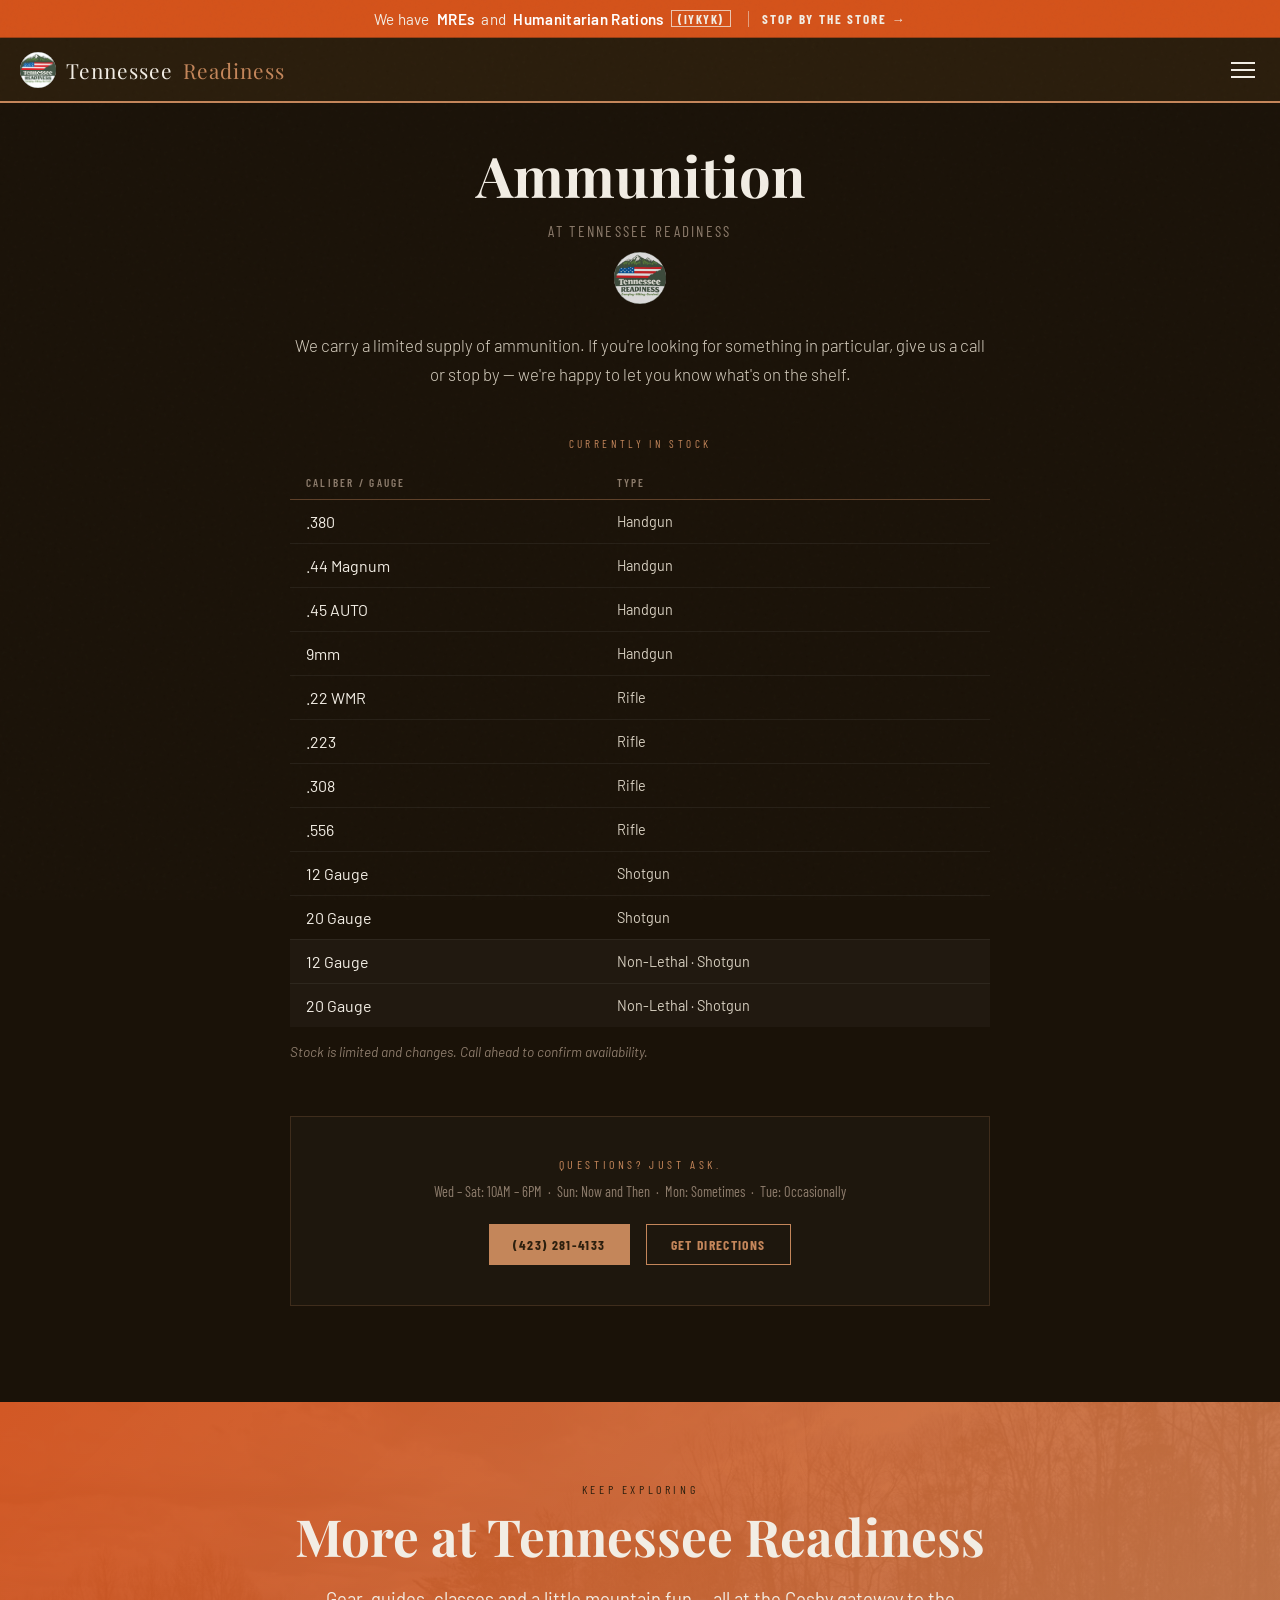
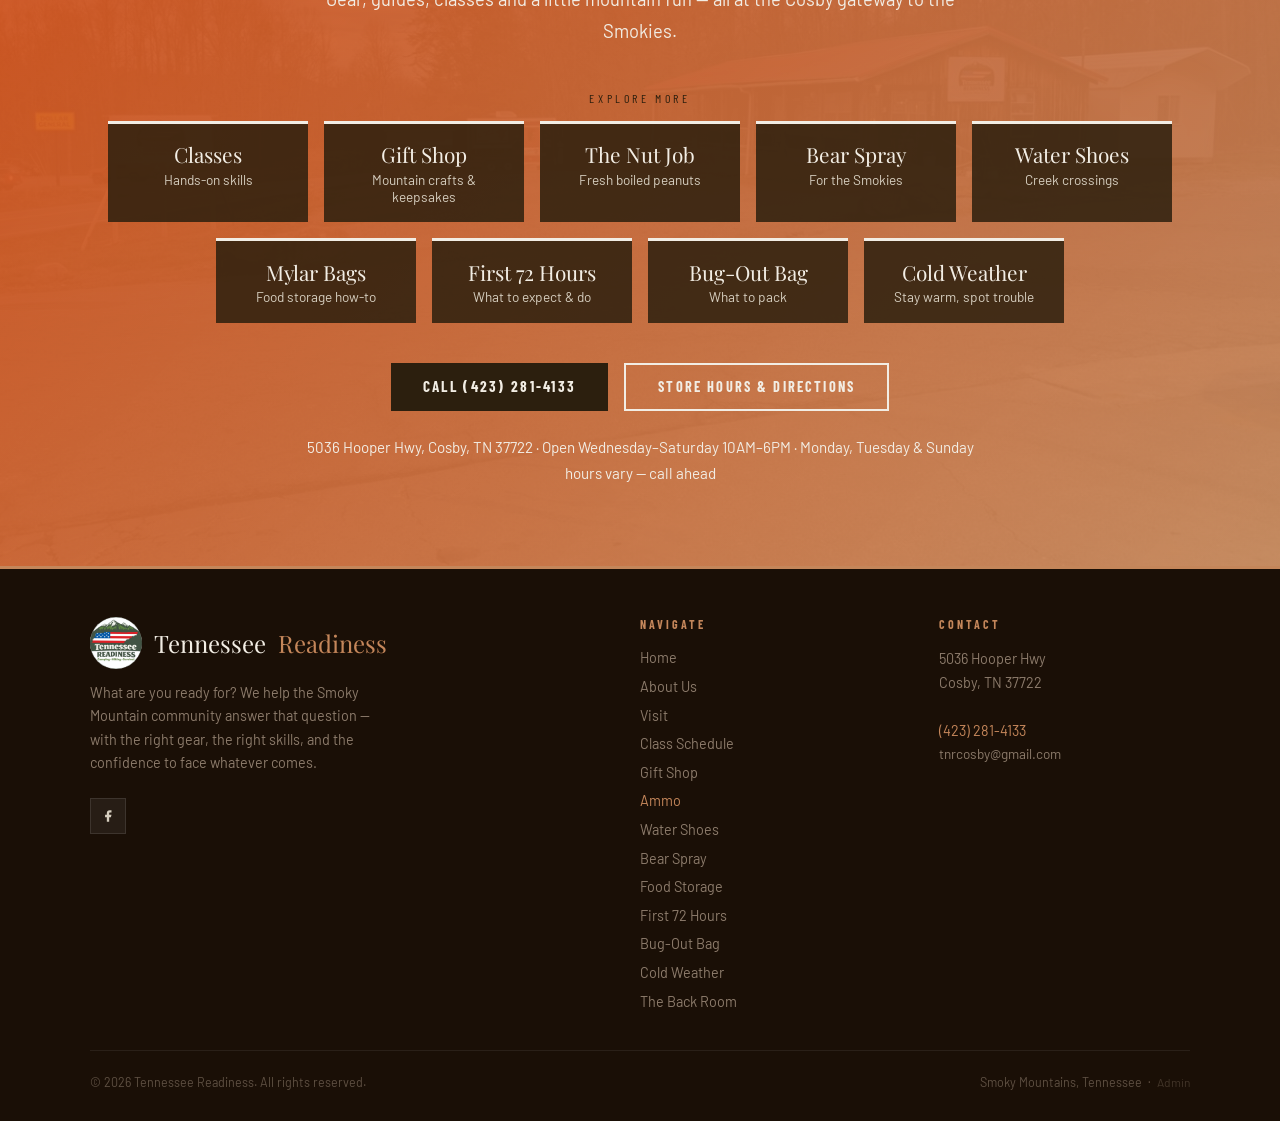
<file: tnr-v4/ammo.html>
﻿<!DOCTYPE html>
<html lang="en">
<head>
<meta charset="UTF-8">
<meta name="viewport" content="width=device-width, initial-scale=1.0">
<title>Ammunition in Stock — .223 · .22 WMR · 9mm · .45 AUTO · 12 & 20 Gauge | Tennessee Readiness — Cosby, TN</title>
<meta name="description" content="Tennessee Readiness in Cosby, TN currently stocks .223, .22 WMR, .45 AUTO, .556, 9mm, 12 Gauge, 20 Gauge, and non-lethal 12 & 20 Gauge rounds. Limited supply — call ahead or stop in. Near the Smoky Mountains.">
<link rel="canonical" href="https://tnreadiness.com/ammo">

<!-- Open Graph -->
<meta property="og:type" content="website">
<meta property="og:url" content="https://tnreadiness.com/ammo">
<meta property="og:title" content="Ammunition in Stock | Tennessee Readiness — Cosby, TN">
<meta property="og:description" content="Currently stocking .223, .22 WMR, .45 AUTO, .556, 9mm, 12 & 20 Gauge, and non-lethal rounds at Tennessee Readiness in Cosby, TN. Limited supply — call ahead.">
<meta property="og:image" content="https://tnreadiness.com/images/logo.jpg">
<meta property="og:site_name" content="Tennessee Readiness">

<!-- Twitter Card -->
<meta name="twitter:card" content="summary">
<meta name="twitter:title" content="Ammunition in Stock | Tennessee Readiness — Cosby, TN">
<meta name="twitter:description" content=".223 · .22 WMR · .45 AUTO · .556 · 9mm · 12 & 20 Gauge · Non-Lethal. Limited supply in Cosby, TN. Call ahead.">

<!-- Structured Data: Store + Inventory -->
<script type="application/ld+json">
{
  "@context": "https://schema.org",
  "@type": "Store",
  "name": "Tennessee Readiness",
  "url": "https://tnreadiness.com/ammo",
  "logo": "https://tnreadiness.com/images/logo.jpg",
  "image": "https://tnreadiness.com/images/logo.jpg",
  "telephone": "+14232814133",
  "email": "tnrcosby@gmail.com",
  "priceRange": "$–$$",
  "currenciesAccepted": "USD",
  "paymentAccepted": "Cash, Credit Card",
  "address": {
    "@type": "PostalAddress",
    "streetAddress": "5036 Hooper Hwy",
    "addressLocality": "Cosby",
    "addressRegion": "TN",
    "postalCode": "37722",
    "addressCountry": "US"
  },
  "geo": {
    "@type": "GeoCoordinates",
    "latitude": 35.7765,
    "longitude": -83.2046
  },
  "openingHoursSpecification": [
    {
      "@type": "OpeningHoursSpecification",
      "dayOfWeek": ["Wednesday", "Thursday", "Friday", "Saturday"],
      "opens": "10:00",
      "closes": "18:00"
    }
  ],
  "hasMap": "https://maps.google.com/?q=5036+Hooper+Hwy,+Cosby,+TN+37722",
  "description": "Tennessee Readiness in Cosby, TN carries a limited but current supply of ammunition including .223, .22 WMR, .45 AUTO, .556, 9mm, 12 Gauge, 20 Gauge, and non-lethal 12 and 20 Gauge rounds. Stock is limited and changes — call ahead at (423) 281-4133 to confirm availability. Conveniently located near the Great Smoky Mountains on Hooper Hwy.",
  "knowsAbout": [
    "Ammunition Cosby TN",
    "Ammo near Smoky Mountains",
    "9mm ammunition Tennessee",
    ".223 ammunition Tennessee",
    ".22 WMR ammunition",
    ".45 AUTO ammunition",
    ".556 ammunition",
    "12 gauge shotgun shells",
    "20 gauge shotgun shells",
    "Non-lethal ammunition",
    "Rifle ammunition East Tennessee",
    "Handgun ammunition East Tennessee",
    "Shotgun shells near Gatlinburg",
    "Ammo Cosby TN"
  ],
  "hasOfferCatalog": {
    "@type": "OfferCatalog",
    "name": "Ammunition Currently In Stock",
    "itemListElement": [
      {
        "@type": "Offer",
        "priceCurrency": "USD",
        "price": "Varies",
        "availability": "https://schema.org/InStock",
        "itemOffered": { "@type": "Product", "name": ".223 Rifle Ammunition", "description": "Rifle caliber .223 — currently in stock at Tennessee Readiness in Cosby, TN." }
      },
      {
        "@type": "Offer",
        "priceCurrency": "USD",
        "price": "Varies",
        "availability": "https://schema.org/InStock",
        "itemOffered": { "@type": "Product", "name": ".22 WMR Rifle Ammunition", "description": ".22 Winchester Magnum Rimfire — currently in stock." }
      },
      {
        "@type": "Offer",
        "priceCurrency": "USD",
        "price": "Varies",
        "availability": "https://schema.org/InStock",
        "itemOffered": { "@type": "Product", "name": ".45 AUTO Handgun Ammunition", "description": ".45 ACP handgun ammunition — currently in stock." }
      },
      {
        "@type": "Offer",
        "priceCurrency": "USD",
        "price": "Varies",
        "availability": "https://schema.org/InStock",
        "itemOffered": { "@type": "Product", "name": ".556 Rifle Ammunition", "description": "5.56 NATO rifle caliber — currently in stock." }
      },
      {
        "@type": "Offer",
        "priceCurrency": "USD",
        "price": "Varies",
        "availability": "https://schema.org/InStock",
        "itemOffered": { "@type": "Product", "name": "9mm Handgun Ammunition", "description": "9mm Luger handgun ammunition — currently in stock." }
      },
      {
        "@type": "Offer",
        "priceCurrency": "USD",
        "price": "Varies",
        "availability": "https://schema.org/InStock",
        "itemOffered": { "@type": "Product", "name": "12 Gauge Shotgun Shells", "description": "12 gauge shotgun ammunition — currently in stock." }
      },
      {
        "@type": "Offer",
        "priceCurrency": "USD",
        "price": "Varies",
        "availability": "https://schema.org/InStock",
        "itemOffered": { "@type": "Product", "name": "20 Gauge Shotgun Shells", "description": "20 gauge shotgun ammunition — currently in stock." }
      },
      {
        "@type": "Offer",
        "priceCurrency": "USD",
        "price": "Varies",
        "availability": "https://schema.org/InStock",
        "itemOffered": { "@type": "Product", "name": "12 Gauge Non-Lethal Rounds", "description": "Non-lethal 12 gauge shotgun rounds — currently in stock." }
      },
      {
        "@type": "Offer",
        "priceCurrency": "USD",
        "price": "Varies",
        "availability": "https://schema.org/InStock",
        "itemOffered": { "@type": "Product", "name": "20 Gauge Non-Lethal Rounds", "description": "Non-lethal 20 gauge shotgun rounds — currently in stock." }
      }
    ]
  }
}
</script>

<!-- Structured Data: BreadcrumbList -->
<script type="application/ld+json">
{
  "@context": "https://schema.org",
  "@type": "BreadcrumbList",
  "itemListElement": [
    {
      "@type": "ListItem",
      "position": 1,
      "name": "Tennessee Readiness",
      "item": "https://tnreadiness.com"
    },
    {
      "@type": "ListItem",
      "position": 2,
      "name": "Ammunition",
      "item": "https://tnreadiness.com/ammo"
    }
  ]
}
</script>

<!-- Structured Data: FAQPage -->
<script type="application/ld+json">
{
  "@context": "https://schema.org",
  "@type": "FAQPage",
  "mainEntity": [
    {
      "@type": "Question",
      "name": "Does Tennessee Readiness sell ammunition?",
      "acceptedAnswer": {
        "@type": "Answer",
        "text": "Yes. Tennessee Readiness in Cosby, TN carries a limited supply of ammunition including .223, .22 WMR, .45 AUTO, .556, 9mm, 12 Gauge, 20 Gauge, and non-lethal 12 and 20 Gauge rounds. Stock is limited and changes frequently — call ahead at (423) 281-4133 to confirm availability."
      }
    },
    {
      "@type": "Question",
      "name": "Where can I buy ammo near the Smoky Mountains?",
      "acceptedAnswer": {
        "@type": "Answer",
        "text": "Tennessee Readiness at 5036 Hooper Hwy in Cosby, TN is one of the few local stores near the Great Smoky Mountains that carries ammunition. Currently stocking .223, .22 WMR, .45 AUTO, .556, 9mm, 12 and 20 Gauge, and non-lethal rounds."
      }
    },
    {
      "@type": "Question",
      "name": "What calibers does Tennessee Readiness currently have in stock?",
      "acceptedAnswer": {
        "@type": "Answer",
        "text": "Tennessee Readiness currently stocks: .223, .22 WMR, .45 AUTO, .556, 9mm, 12 Gauge, 20 Gauge, and non-lethal 12 and 20 Gauge rounds. Supply is limited and changes — call (423) 281-4133 to confirm before you come in."
      }
    },
    {
      "@type": "Question",
      "name": "Does Tennessee Readiness carry non-lethal ammunition?",
      "acceptedAnswer": {
        "@type": "Answer",
        "text": "Yes. Tennessee Readiness currently stocks non-lethal rounds in both 12 Gauge and 20 Gauge. Availability is limited — call ahead at (423) 281-4133 to confirm."
      }
    },
    {
      "@type": "Question",
      "name": "Where can I buy 9mm ammo near Cosby TN?",
      "acceptedAnswer": {
        "@type": "Answer",
        "text": "Tennessee Readiness at 5036 Hooper Hwy in Cosby, TN currently carries 9mm ammunition. Stock is limited — call (423) 281-4133 to confirm availability before stopping in. Open Wednesday–Saturday 10AM–6PM; Monday, Tuesday and Sunday hours vary, so call ahead."
      }
    },
    {
      "@type": "Question",
      "name": "What are the hours to buy ammo at Tennessee Readiness?",
      "acceptedAnswer": {
        "@type": "Answer",
        "text": "Tennessee Readiness is open Wednesday–Saturday 10AM–6PM. Monday, Tuesday, and Sunday hours vary — call ahead to confirm. Located at 5036 Hooper Hwy, Cosby, TN 37722. Call (423) 281-4133."
      }
    }
  ]
}
</script>

<link rel="preconnect" href="https://fonts.googleapis.com">
<link rel="preconnect" href="https://fonts.gstatic.com" crossorigin>
<link href="https://fonts.googleapis.com/css2?family=Playfair+Display:wght@700;900&family=Barlow+Condensed:wght@400;600;700&family=Barlow:wght@300;400;500&display=swap" rel="stylesheet">
<link rel="icon" href="images/TNR Favicon.jpg">
<link rel="stylesheet" href="css/styles.css">
</head>
<body>

<!-- ── ANNOUNCEMENT BAR (same on every page; plain HTML so search engines and AI crawlers can read it) ── -->
<aside class="announce" aria-label="Store announcement">
  <a href="/#info">We have <strong>MREs</strong> and <strong>Humanitarian Rations</strong> <span class="iykyk">(IYKYK)</span><span class="announce-cta"><span class="announce-cta-text">Stop by the store</span> &rarr;</span></a>
</aside>

<!-- ── NAV ── -->
<nav>
  <a class="nav-brand" href="/" style="display:flex;align-items:center;gap:0.6rem;">
    <img src="images/logo.jpg" alt="Tennessee Readiness" style="width:36px;height:36px;border-radius:50%;object-fit:cover;">Tennessee <span>Readiness</span>
  </a>
  <button class="nav-hamburger" onclick="toggleNav()" aria-label="Toggle navigation">
    <span></span><span></span><span></span>
  </button>
  <ul class="nav-links">
    <li><a href="/#about">About</a></li>
    <li><a href="/#info">Visit</a></li>
    <li><a href="/calendar">Classes</a></li>
    <li class="has-sub">
      <button class="nav-sub-toggle" type="button" aria-expanded="false" aria-haspopup="true" onclick="toggleSub(this)">Preparedness Guide <span class="caret">&#9662;</span></button>
      <ul class="nav-sub">
        <li><a href="/mylar-bags">Mylar Bags</a></li>
        <li><a href="/first-72-hours">The First 72 Hours</a></li>
        <li><a href="/bug-out-bag">Bug-Out Bag</a></li>
        <li><a href="/cold-weather">Cold Weather Survival</a></li>
      </ul>
    </li>
    <li><a href="/#porch">The Porch</a></li>
    <li><a href="/#bigChairZone">Big Chair</a></li>
    <li><a href="/gift-shop">Gift Shop</a></li>
    <li><a href="/ammo" style="color:var(--clay);">Ammo</a></li>
    <li><a href="/water-shoes">Water Shoes</a></li>
    <li><a href="/bear-spray">Bear Spray</a></li>
    <li><a href="/#backRoom">The Back Room</a></li>
  </ul>
</nav>

<!-- ── AMMO ── -->
<section id="ammo" style="background: #1a1208; padding: 6rem 2rem; padding-top: 9rem; scroll-margin-top: 70px;">
  <div style="max-width: 700px; margin: 0 auto;">

    <!-- Header -->
    <div style="text-align:center; margin-bottom: 3rem;">
      <h1 style="font-family: 'Playfair Display', serif; font-size: clamp(2.2rem, 5vw, 3.5rem); color: var(--cream); line-height: 1.1;">Ammunition</h1>
      <div style="font-family: 'Barlow Condensed', sans-serif; font-size: 0.95rem; letter-spacing: 0.15em; text-transform: uppercase; color: var(--stone); margin-top: 1rem;">at Tennessee Readiness</div>
      <div style="margin-top: 0.75rem;"><a href="/"><img src="images/logo.jpg" alt="Tennessee Readiness — Home" style="width:52px;height:52px;border-radius:50%;object-fit:cover;opacity:0.85;"></a></div>
      <p style="font-family: 'Barlow', sans-serif; font-weight: 300; font-size: 1.05rem; color: var(--fog); margin-top: 1.5rem; line-height: 1.75;">We carry a limited supply of ammunition. If you're looking for something in particular, give us a call or stop by — we're happy to let you know what's on the shelf.</p>
    </div>

    <!-- Stock table -->
    <div style="margin-bottom: 3.5rem;">
      <div style="font-family: 'Barlow Condensed', sans-serif; font-size: 0.7rem; letter-spacing: 0.3em; text-transform: uppercase; color: var(--clay); margin-bottom: 1rem; text-align: center;">Currently In Stock</div>
      <table style="width: 100%; border-collapse: collapse; font-family: 'Barlow', sans-serif;">
        <thead>
          <tr style="border-bottom: 1px solid rgba(196,134,90,0.4);">
            <th style="text-align: left; padding: 0.6rem 1rem; font-family: 'Barlow Condensed', sans-serif; font-size: 0.7rem; letter-spacing: 0.2em; text-transform: uppercase; color: var(--stone); font-weight: 600;">Caliber / Gauge</th>
            <th style="text-align: left; padding: 0.6rem 1rem; font-family: 'Barlow Condensed', sans-serif; font-size: 0.7rem; letter-spacing: 0.2em; text-transform: uppercase; color: var(--stone); font-weight: 600;">Type</th>
          </tr>
        </thead>
        <tbody>
          <tr style="border-bottom: 1px solid rgba(255,255,255,0.06);">
            <td style="padding: 0.75rem 1rem; color: var(--cream); font-size: 1rem;">.380</td>
            <td style="padding: 0.75rem 1rem; color: var(--fog); font-size: 0.9rem;">Handgun</td>
          </tr>
          <tr style="border-bottom: 1px solid rgba(255,255,255,0.06);">
            <td style="padding: 0.75rem 1rem; color: var(--cream); font-size: 1rem;">.44 Magnum</td>
            <td style="padding: 0.75rem 1rem; color: var(--fog); font-size: 0.9rem;">Handgun</td>
          </tr>
          <tr style="border-bottom: 1px solid rgba(255,255,255,0.06);">
            <td style="padding: 0.75rem 1rem; color: var(--cream); font-size: 1rem;">.45 AUTO</td>
            <td style="padding: 0.75rem 1rem; color: var(--fog); font-size: 0.9rem;">Handgun</td>
          </tr>
          <tr style="border-bottom: 1px solid rgba(255,255,255,0.06);">
            <td style="padding: 0.75rem 1rem; color: var(--cream); font-size: 1rem;">9mm</td>
            <td style="padding: 0.75rem 1rem; color: var(--fog); font-size: 0.9rem;">Handgun</td>
          </tr>
          <tr style="border-bottom: 1px solid rgba(255,255,255,0.06);">
            <td style="padding: 0.75rem 1rem; color: var(--cream); font-size: 1rem;">.22 WMR</td>
            <td style="padding: 0.75rem 1rem; color: var(--fog); font-size: 0.9rem;">Rifle</td>
          </tr>
          <tr style="border-bottom: 1px solid rgba(255,255,255,0.06);">
            <td style="padding: 0.75rem 1rem; color: var(--cream); font-size: 1rem;">.223</td>
            <td style="padding: 0.75rem 1rem; color: var(--fog); font-size: 0.9rem;">Rifle</td>
          </tr>
          <tr style="border-bottom: 1px solid rgba(255,255,255,0.06);">
            <td style="padding: 0.75rem 1rem; color: var(--cream); font-size: 1rem;">.308</td>
            <td style="padding: 0.75rem 1rem; color: var(--fog); font-size: 0.9rem;">Rifle</td>
          </tr>
          <tr style="border-bottom: 1px solid rgba(255,255,255,0.06);">
            <td style="padding: 0.75rem 1rem; color: var(--cream); font-size: 1rem;">.556</td>
            <td style="padding: 0.75rem 1rem; color: var(--fog); font-size: 0.9rem;">Rifle</td>
          </tr>
          <tr style="border-bottom: 1px solid rgba(255,255,255,0.06);">
            <td style="padding: 0.75rem 1rem; color: var(--cream); font-size: 1rem;">12 Gauge</td>
            <td style="padding: 0.75rem 1rem; color: var(--fog); font-size: 0.9rem;">Shotgun</td>
          </tr>
          <tr style="border-bottom: 1px solid rgba(255,255,255,0.06);">
            <td style="padding: 0.75rem 1rem; color: var(--cream); font-size: 1rem;">20 Gauge</td>
            <td style="padding: 0.75rem 1rem; color: var(--fog); font-size: 0.9rem;">Shotgun</td>
          </tr>
          <tr style="border-bottom: 1px solid rgba(255,255,255,0.06); background: rgba(255,255,255,0.03);">
            <td style="padding: 0.75rem 1rem; color: var(--cream); font-size: 1rem;">12 Gauge</td>
            <td style="padding: 0.75rem 1rem; color: var(--fog); font-size: 0.9rem;">Non-Lethal · Shotgun</td>
          </tr>
          <tr style="background: rgba(255,255,255,0.03);">
            <td style="padding: 0.75rem 1rem; color: var(--cream); font-size: 1rem;">20 Gauge</td>
            <td style="padding: 0.75rem 1rem; color: var(--fog); font-size: 0.9rem;">Non-Lethal · Shotgun</td>
          </tr>
        </tbody>
      </table>
      <p style="font-family: 'Barlow', sans-serif; font-size: 0.85rem; color: var(--stone); margin-top: 1rem; font-style: italic;">Stock is limited and changes. Call ahead to confirm availability.</p>
    </div>

    <!-- CTA -->
    <div style="text-align: center; padding: 2.5rem 2rem; border: 1px solid rgba(196,134,90,0.2); background: rgba(255,255,255,0.02);">
      <div style="font-family: 'Barlow Condensed', sans-serif; font-size: 0.75rem; letter-spacing: 0.3em; text-transform: uppercase; color: var(--clay); margin-bottom: 0.75rem;">Questions? Just Ask.</div>
      <div style="font-family: 'Barlow Condensed', sans-serif; font-size: 0.9rem; color: var(--stone); margin-bottom: 1.5rem;">
        Wed – Sat: 10AM – 6PM &nbsp;·&nbsp; Sun: Now and Then &nbsp;·&nbsp; Mon: Sometimes &nbsp;·&nbsp; Tue: Occasionally
      </div>
      <div style="display: flex; gap: 1rem; justify-content: center; flex-wrap: wrap;">
        <a href="tel:+14232814133" style="display:inline-flex; align-items:center; gap:0.5rem; background:var(--clay); color:var(--bark); padding:0.7rem 1.5rem; font-family:'Barlow Condensed',sans-serif; font-weight:700; font-size:0.85rem; letter-spacing:0.1em; text-transform:uppercase; text-decoration:none;">(423) 281-4133</a>
        <a href="https://maps.google.com/?q=5036+Hooper+Hwy,+Cosby,+TN+37722" target="_blank" style="display:inline-flex; align-items:center; gap:0.5rem; border:1px solid var(--clay); color:var(--clay); padding:0.7rem 1.5rem; font-family:'Barlow Condensed',sans-serif; font-weight:700; font-size:0.85rem; letter-spacing:0.1em; text-transform:uppercase; text-decoration:none;">Get Directions</a>
      </div>
    </div>

  </div>
</section>

<!-- ── EXPLORE (same topic tiles on every page; built by topic_tiles list) ── -->
<section class="explore">
  <div class="wrap-explore">
    <div class="section-label">Keep Exploring</div>
    <h2>More at Tennessee Readiness</h2>
    <p>Gear, guides, classes and a little mountain fun — all at the Cosby gateway to the Smokies.</p>
    <div class="tiles-label">Explore More</div>
    <div class="topic-tiles">
      <a href="/calendar"><span class="t">Classes</span><span class="u">Hands-on skills</span></a>
      <a href="/gift-shop"><span class="t">Gift Shop</span><span class="u">Mountain crafts &amp; keepsakes</span></a>
      <a href="/nut-job"><span class="t">The Nut Job</span><span class="u">Fresh boiled peanuts</span></a>
      <a href="/bear-spray"><span class="t">Bear Spray</span><span class="u">For the Smokies</span></a>
      <a href="/water-shoes"><span class="t">Water Shoes</span><span class="u">Creek crossings</span></a>
      <a href="/mylar-bags"><span class="t">Mylar Bags</span><span class="u">Food storage how-to</span></a>
      <a href="/first-72-hours"><span class="t">First 72 Hours</span><span class="u">What to expect &amp; do</span></a>
      <a href="/bug-out-bag"><span class="t">Bug-Out Bag</span><span class="u">What to pack</span></a>
      <a href="/cold-weather"><span class="t">Cold Weather</span><span class="u">Stay warm, spot trouble</span></a>
    </div>
    <div class="btn-row">
      <a href="tel:+14232814133" class="btn-dark">Call (423) 281-4133</a>
      <a href="/#info" class="btn-outline">Store Hours &amp; Directions</a>
    </div>
    <p class="explore-addr">5036 Hooper Hwy, Cosby, TN 37722 · Open Wednesday–Saturday 10AM–6PM · Monday, Tuesday &amp; Sunday hours vary — call ahead</p>
  </div>
</section>

<!-- ── FOOTER ── -->
<footer>
  <div class="footer-inner">
    <div>
      <div class="footer-brand" style="display:flex;align-items:center;gap:0.75rem;"><img src="images/logo.jpg" alt="Tennessee Readiness" style="width:52px;height:52px;border-radius:50%;object-fit:cover;">Tennessee <span>Readiness</span></div>
      <p class="footer-tagline">What are you ready for? We help the Smoky Mountain community answer that question — with the right gear, the right skills, and the confidence to face whatever comes.</p>
      <div class="footer-social">
        <a href="https://www.facebook.com/tennesseereadiness" target="_blank" rel="noopener" title="Facebook">
          <svg width="14" height="14" viewBox="0 0 24 24" fill="currentColor"><path d="M18 2h-3a5 5 0 0 0-5 5v3H7v4h3v8h4v-8h3l1-4h-4V7a1 1 0 0 1 1-1h3z"/></svg>
        </a>
      </div>
    </div>
    <div class="footer-col">
      <h4>Navigate</h4>
      <ul>
        <li><a href="/">Home</a></li>
        <li><a href="/#about">About Us</a></li>
        <li><a href="/#info">Visit</a></li>
        <li><a href="/calendar">Class Schedule</a></li>
        <li><a href="/gift-shop">Gift Shop</a></li>
        <li><a href="/ammo" style="color:var(--clay);">Ammo</a></li>
    <li><a href="/water-shoes">Water Shoes</a></li>
    <li><a href="/bear-spray">Bear Spray</a></li>
    <li><a href="/mylar-bags">Food Storage</a></li>
    <li><a href="/first-72-hours">First 72 Hours</a></li>
    <li><a href="/bug-out-bag">Bug-Out Bag</a></li>
    <li><a href="/cold-weather">Cold Weather</a></li>
    <li><a href="/#backRoom">The Back Room</a></li>
      </ul>
    </div>
    <div class="footer-col">
      <h4>Contact</h4>
      <p>
        5036 Hooper Hwy<br>
        Cosby, TN 37722<br><br>
        <a href="tel:+14232814133" style="color:var(--clay); text-decoration:none;">(423) 281-4133</a><br>
        <a href="mailto:tnrcosby@gmail.com" style="color:var(--stone); text-decoration:none; font-size:0.85rem;">tnrcosby@gmail.com</a>
      </p>
    </div>
  </div>
  <div class="footer-bottom">
    <p>© 2026 Tennessee Readiness. All rights reserved.</p>
    <p>Smoky Mountains, Tennessee &nbsp;·&nbsp; <a href="admin.html" target="_blank" style="color:rgba(140,123,107,0.35); text-decoration:none; font-size:0.75rem;">Admin</a></p>
  </div>
</footer>

<script>
function toggleNav() {
  document.querySelector('.nav-hamburger').classList.toggle('is-open');
  document.querySelector('.nav-links').classList.toggle('is-open');
}
document.querySelectorAll('.nav-links a').forEach(a => {
  a.addEventListener('click', () => {
    document.querySelector('.nav-hamburger').classList.remove('is-open');
    document.querySelector('.nav-links').classList.remove('is-open');
  });
});
function toggleSub(btn) {
  const open = btn.parentElement.classList.toggle('is-open');
  btn.setAttribute('aria-expanded', open);
}
function closeSubs() {
  document.querySelectorAll('.has-sub.is-open').forEach(li => {
    li.classList.remove('is-open');
    li.querySelector('.nav-sub-toggle').setAttribute('aria-expanded', 'false');
  });
}
document.addEventListener('click', e => { if (!e.target.closest('.has-sub')) closeSubs(); });
document.addEventListener('keydown', e => { if (e.key === 'Escape') closeSubs(); });
</script>
</body>
</html>
</file>
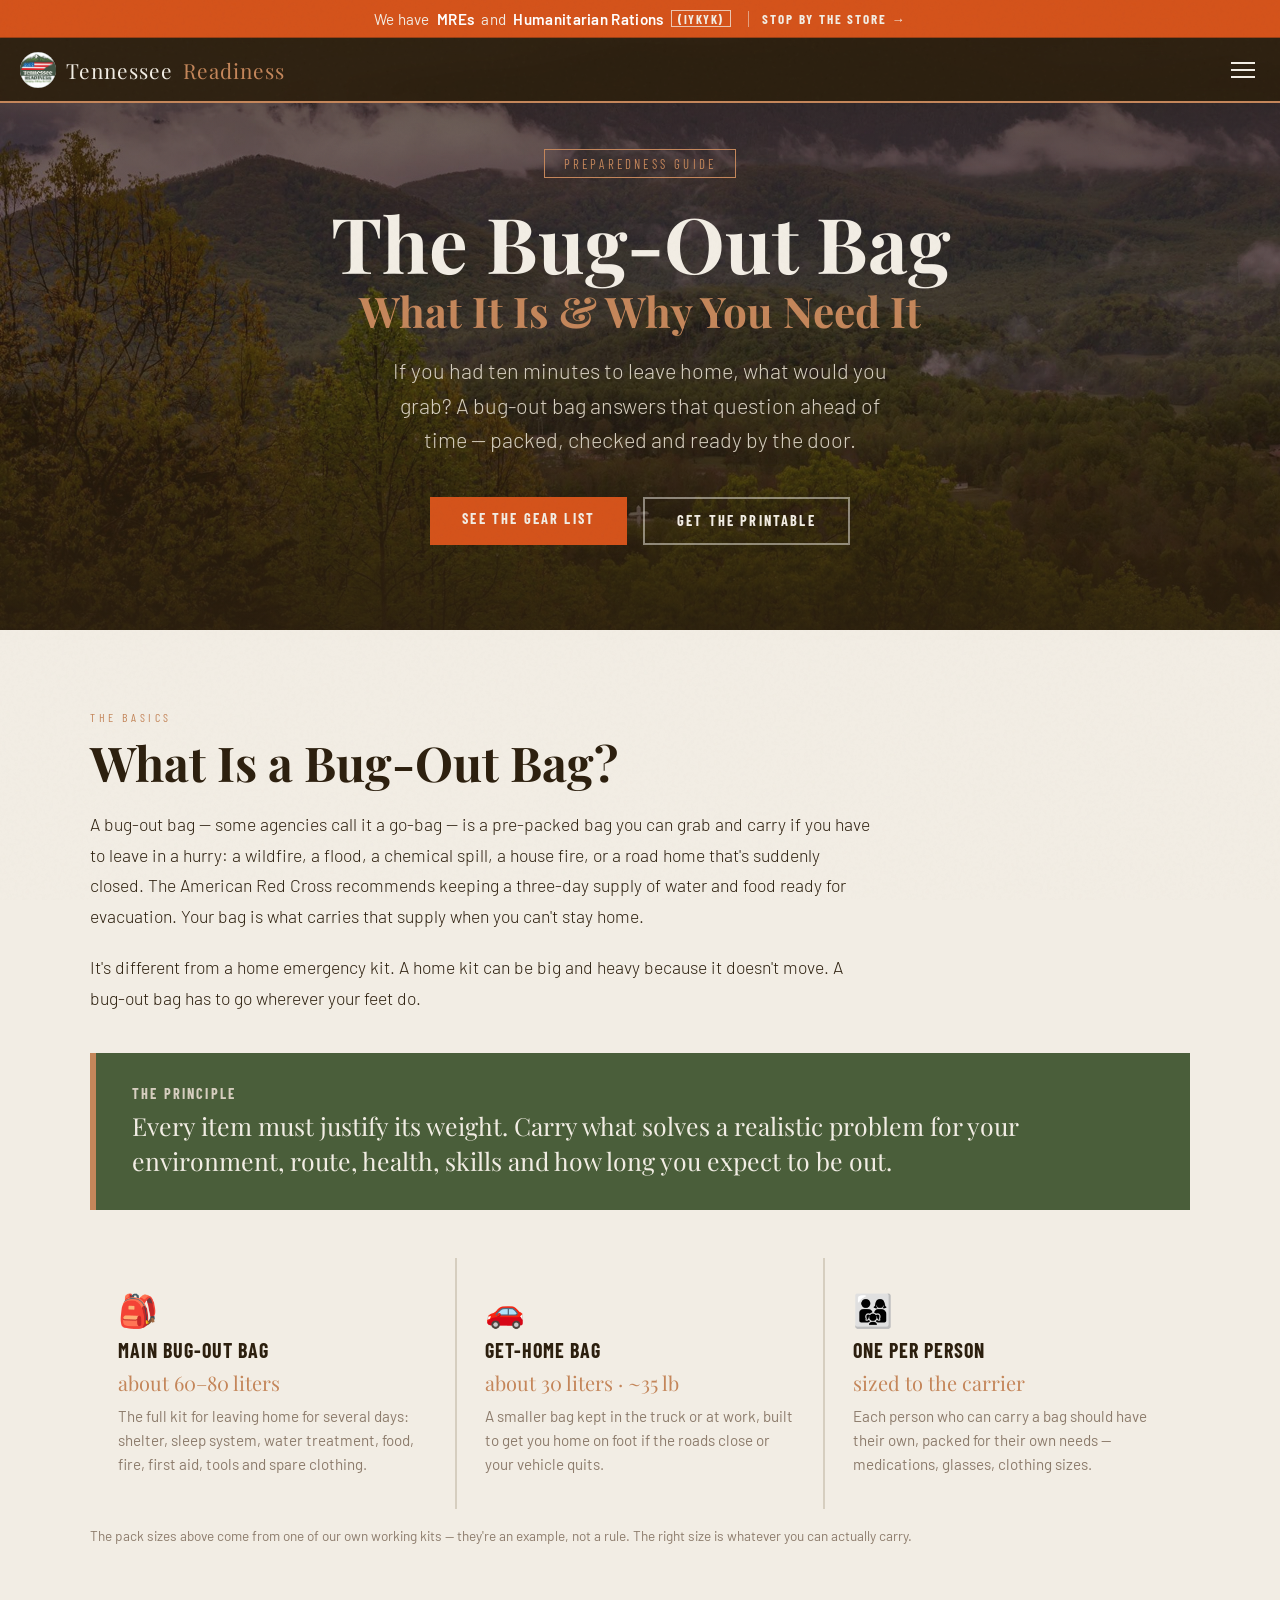
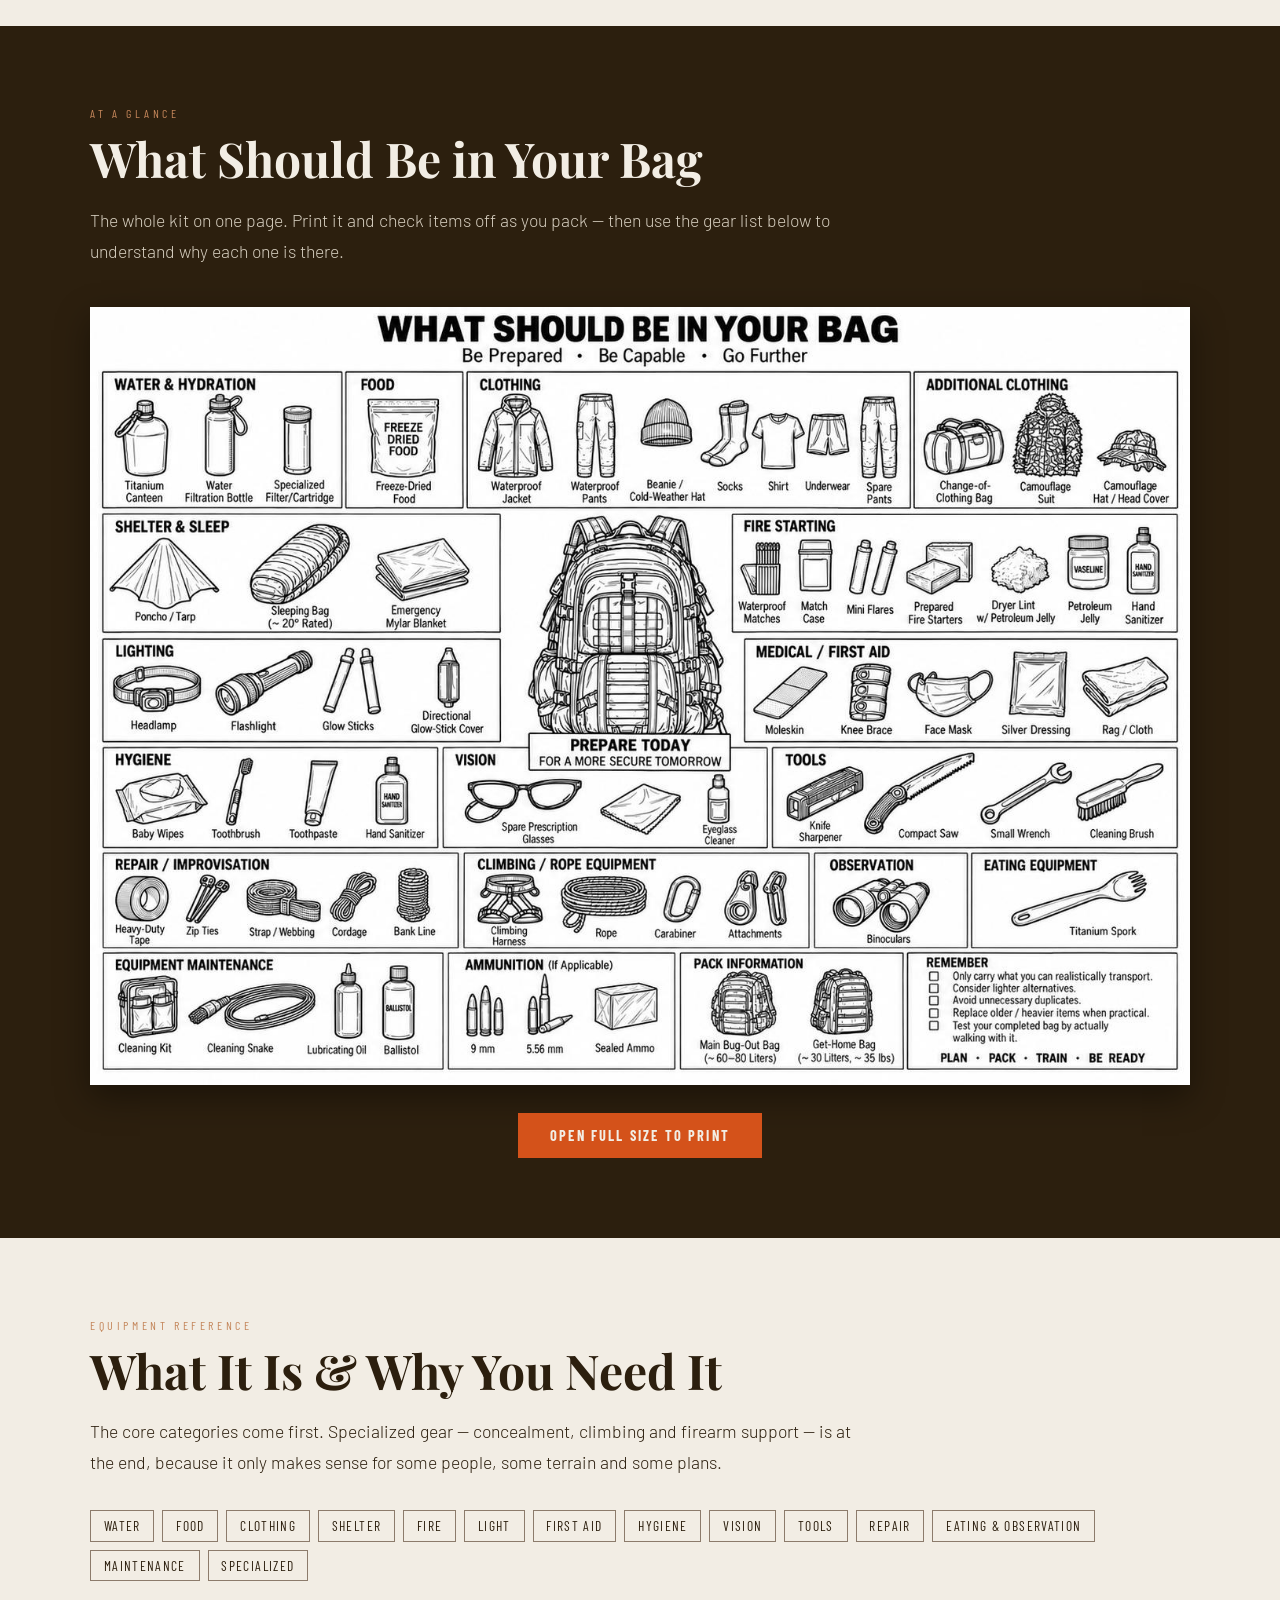
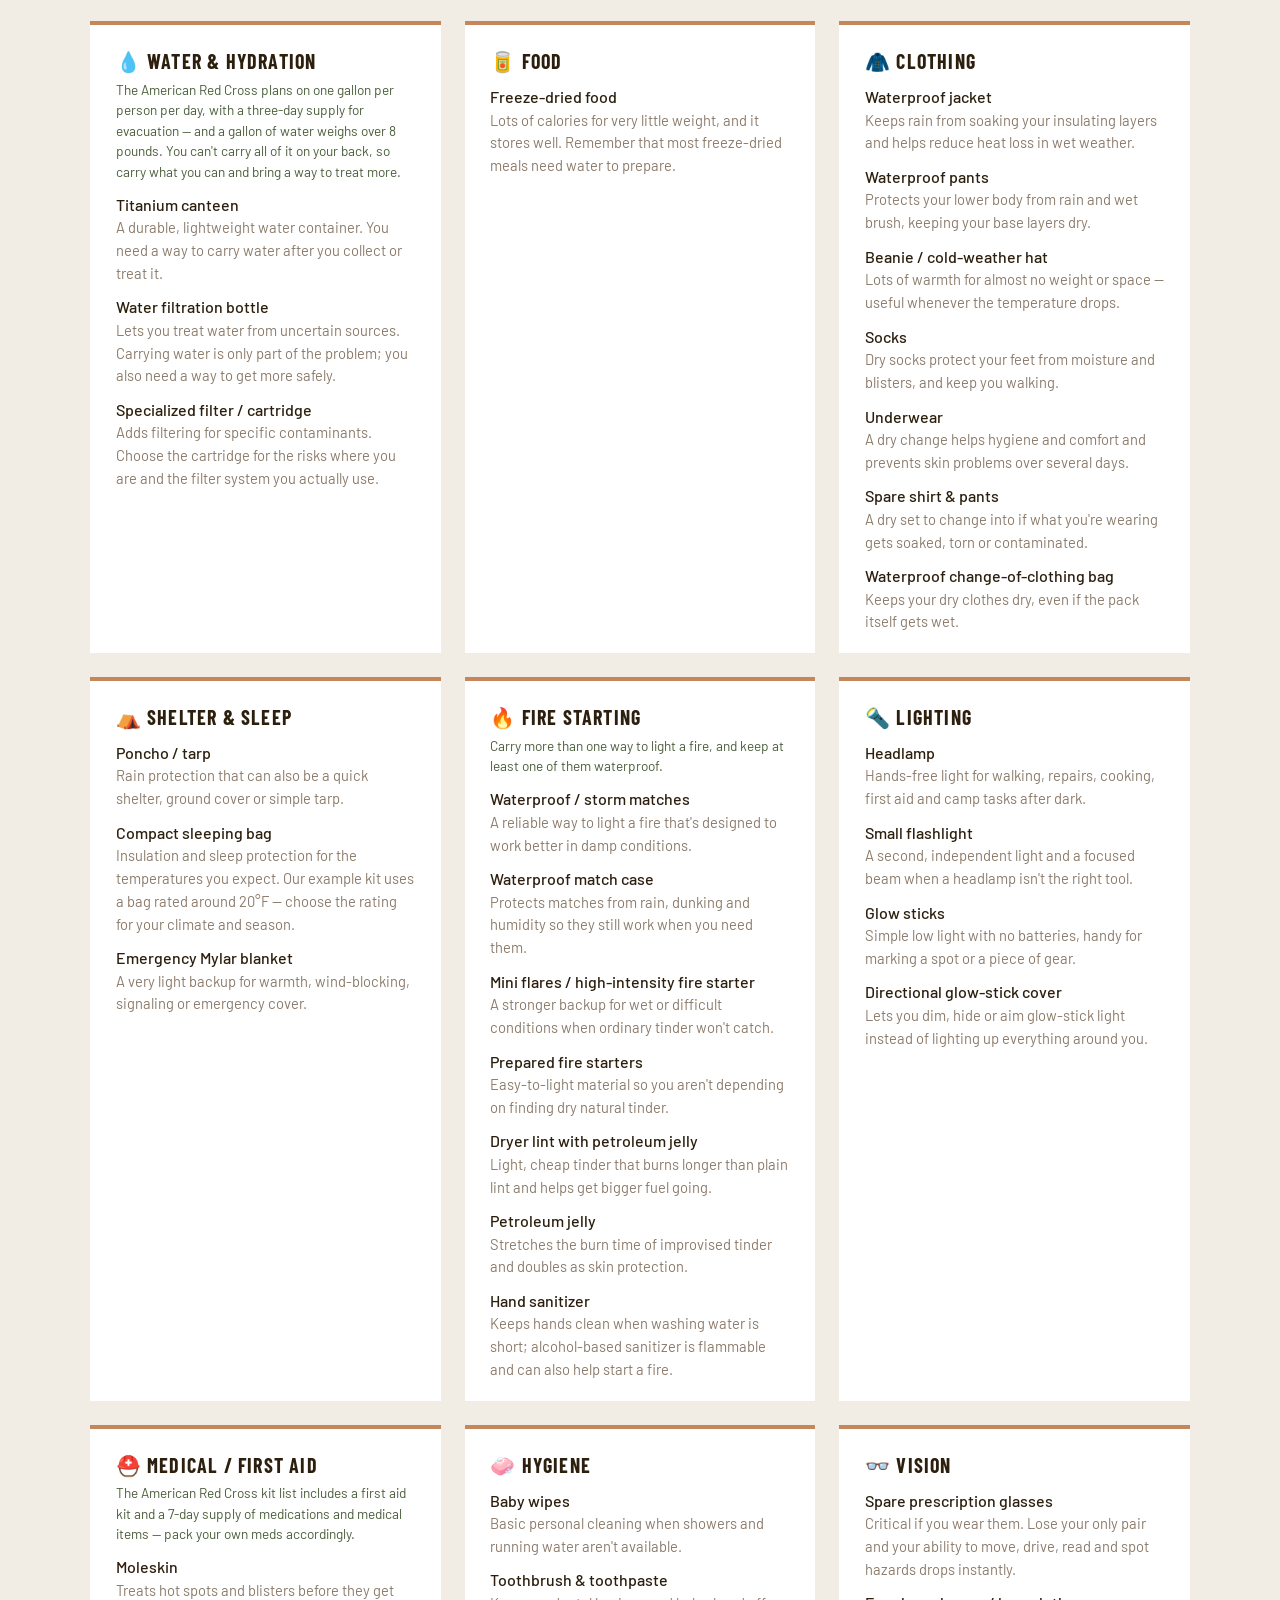
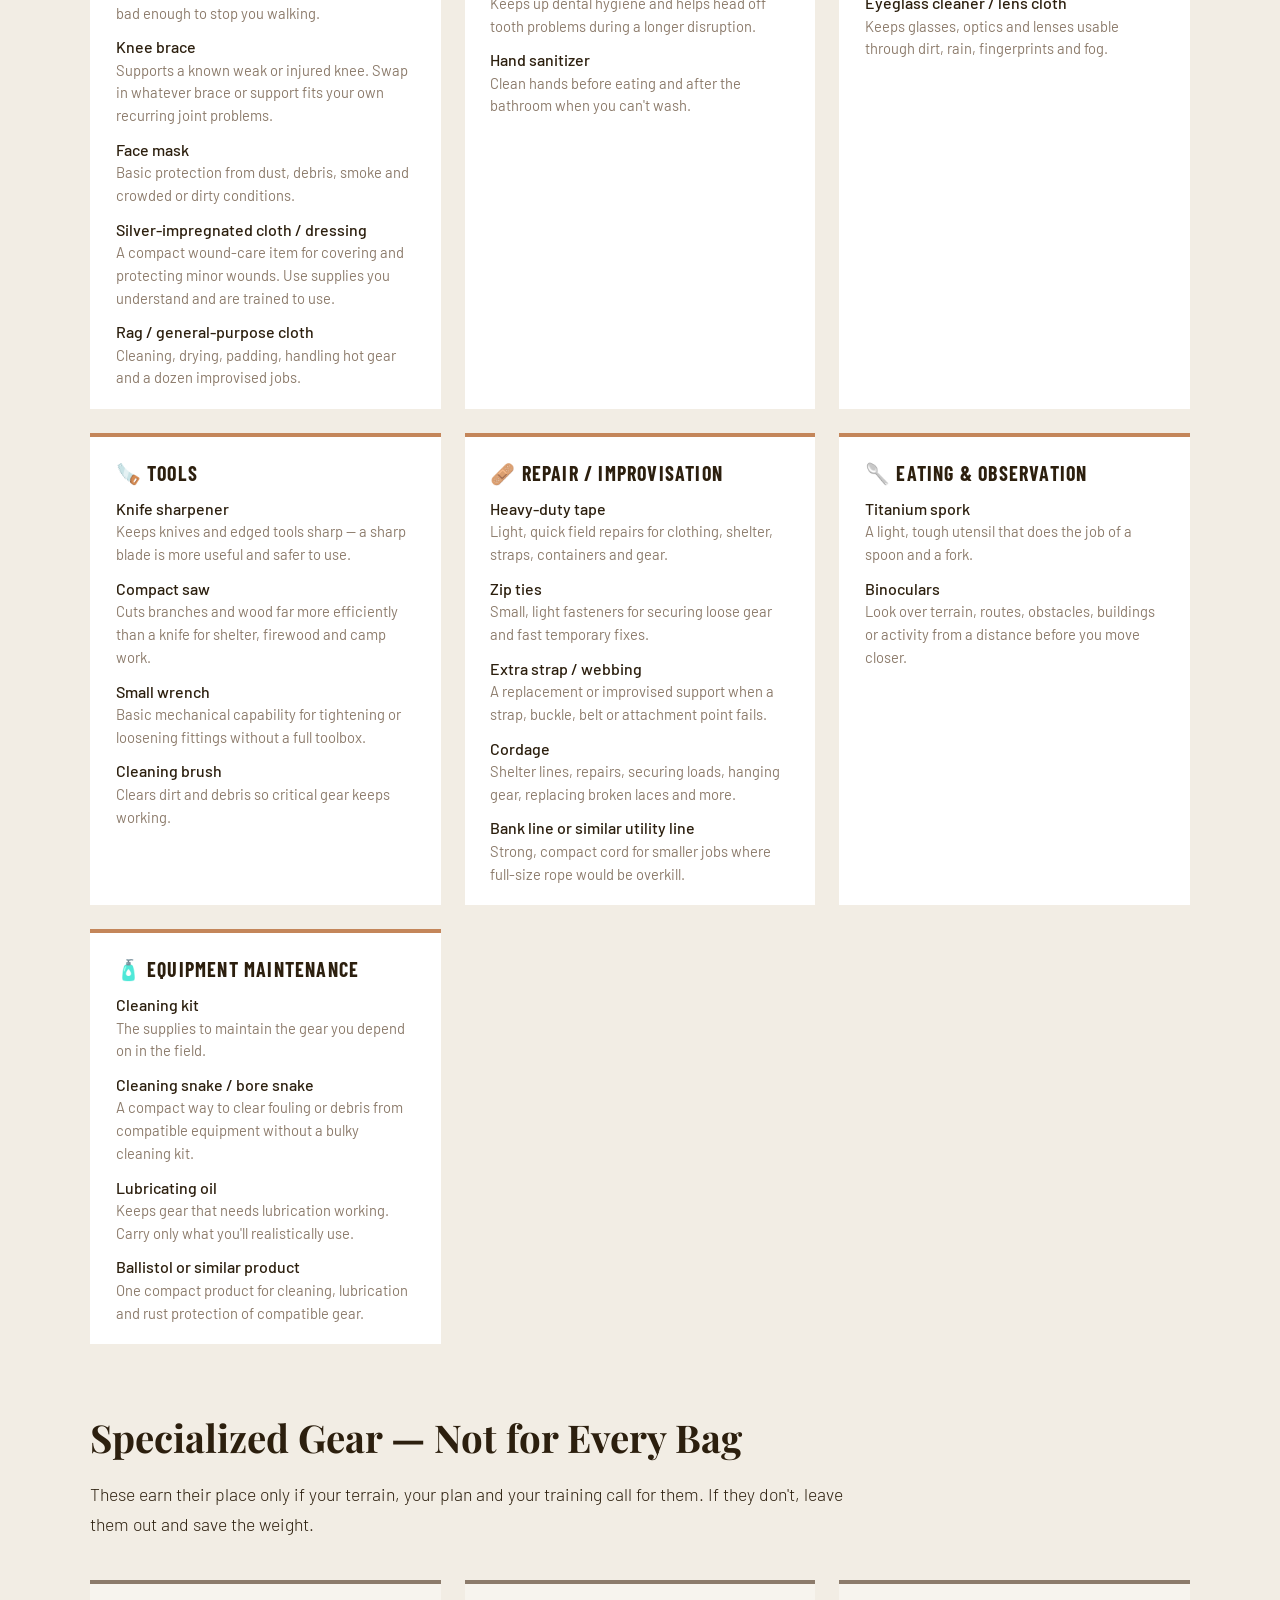
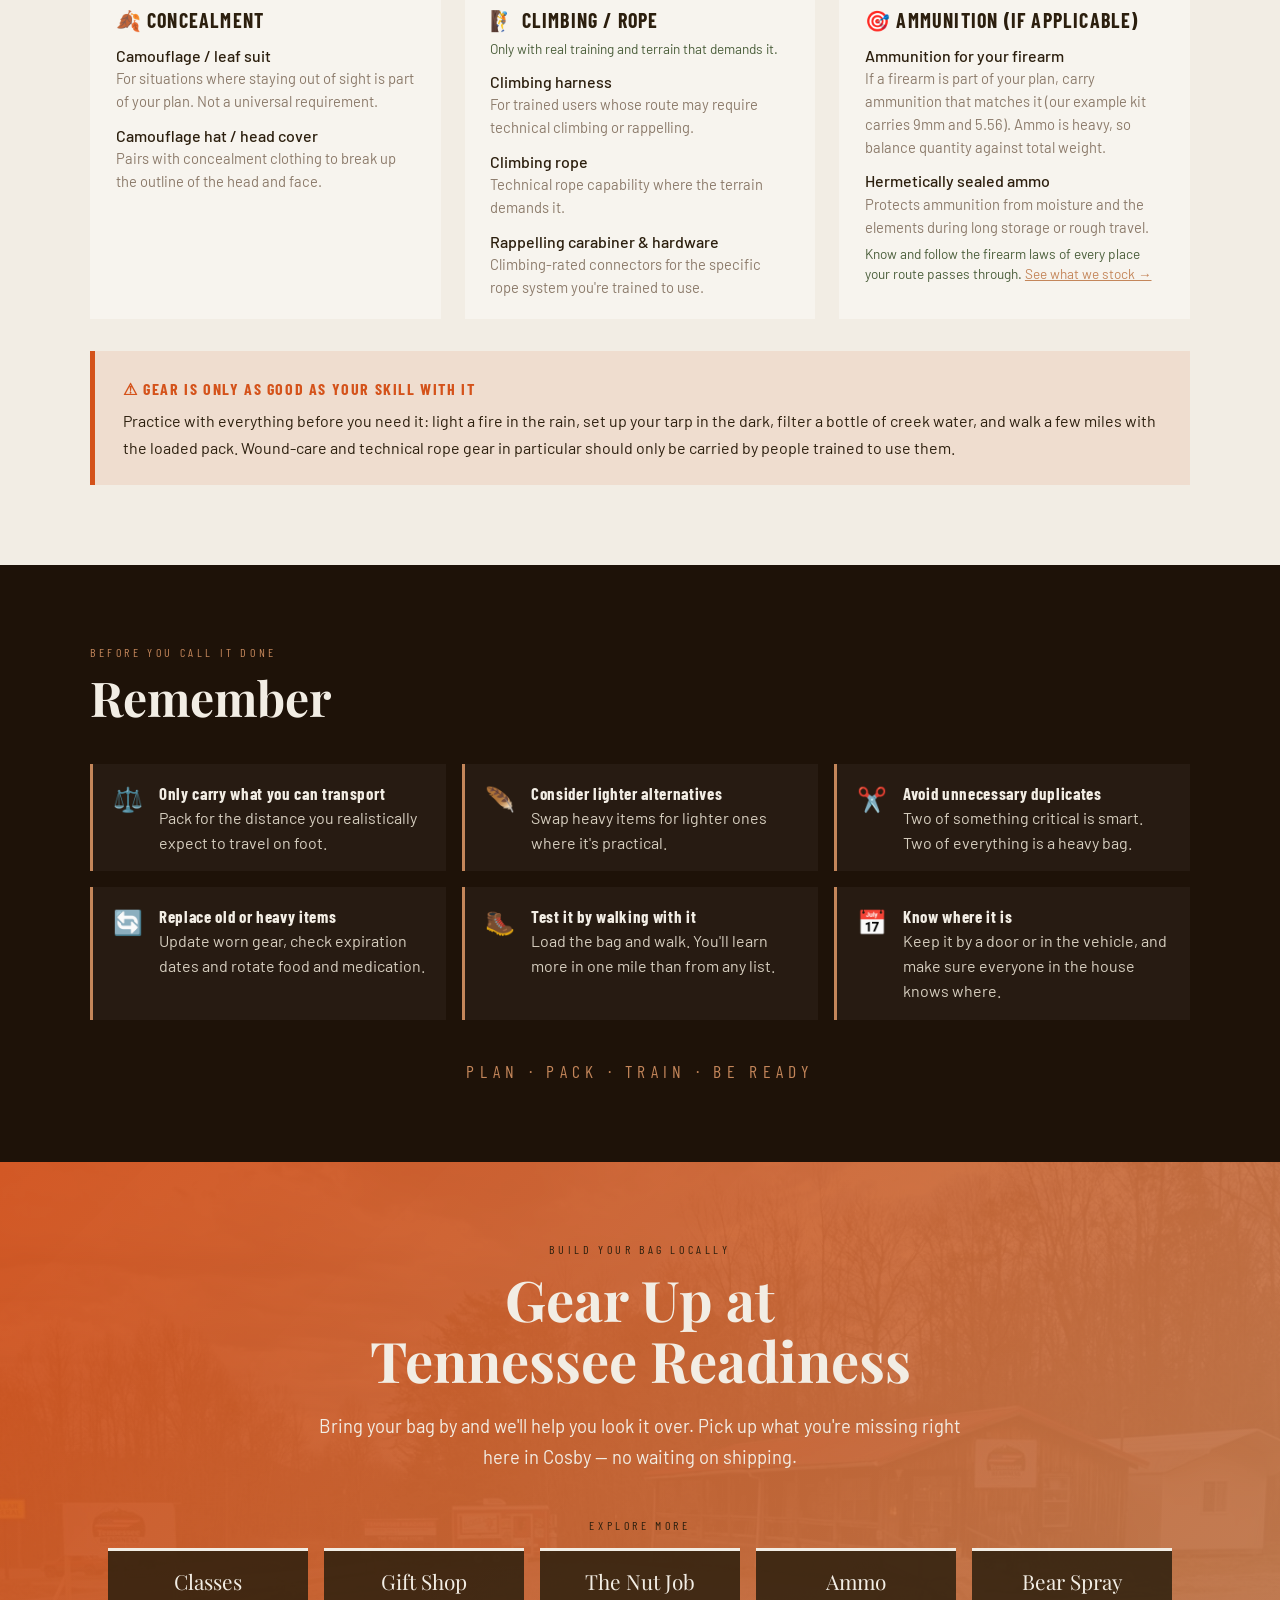
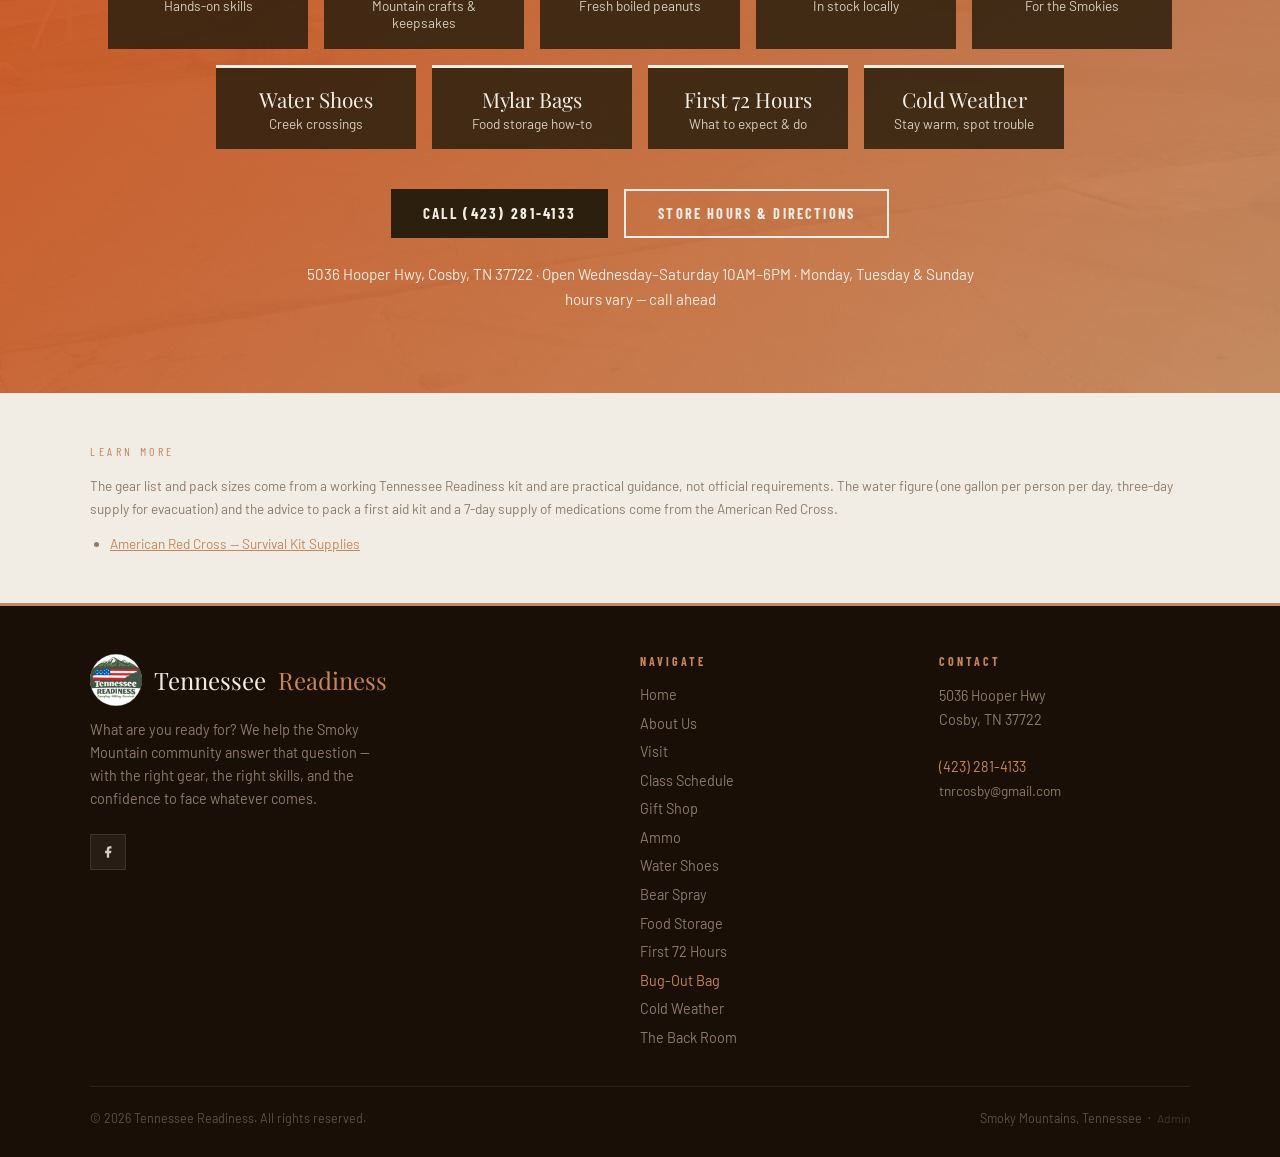
<file: tnr-v4/bug-out-bag.html>
<!DOCTYPE html>
<html lang="en">
<head>
<meta charset="UTF-8">
<meta name="viewport" content="width=device-width, initial-scale=1.0">
<title>Bug-Out Bag Checklist: What It Is &amp; Why You Need It | Tennessee Readiness</title>
<meta name="description" content="What to pack in a bug-out bag and why each item earns its weight: water, shelter, fire, light, first aid, tools and more. Free printable checklist from Tennessee Readiness in Cosby, TN.">
<link rel="canonical" href="https://tnreadiness.com/bug-out-bag">

<!-- Open Graph -->
<meta property="og:type" content="article">
<meta property="og:url" content="https://tnreadiness.com/bug-out-bag">
<meta property="og:title" content="Bug-Out Bag Checklist: What It Is &amp; Why You Need It | Tennessee Readiness">
<meta property="og:description" content="Every item must justify its weight. A practical bug-out bag checklist with the reason behind each piece of gear.">
<meta property="og:image" content="https://tnreadiness.com/images/bug-out-bag-checklist.jpg">
<meta property="og:site_name" content="Tennessee Readiness">

<!-- Twitter Card -->
<meta name="twitter:card" content="summary_large_image">
<meta name="twitter:title" content="Bug-Out Bag Checklist | Tennessee Readiness">
<meta name="twitter:description" content="A practical bug-out bag checklist with the reason behind each item. From Tennessee Readiness in Cosby, TN.">

<!-- Structured Data -->
<script type="application/ld+json">
{
  "@context": "https://schema.org",
  "@type": "Article",
  "headline": "Bug-Out Bag: What It Is and Why You Need It",
  "description": "A practical bug-out bag equipment checklist explaining why each item earns its space and weight.",
  "url": "https://tnreadiness.com/bug-out-bag",
  "image": "https://tnreadiness.com/images/bug-out-bag-checklist.jpg",
  "datePublished": "2026-11-20",
  "author": { "@type": "Organization", "name": "Tennessee Readiness" },
  "publisher": {
    "@type": "Organization",
    "name": "Tennessee Readiness",
    "logo": { "@type": "ImageObject", "url": "https://tnreadiness.com/images/logo.jpg" }
  }
}
</script>
<script type="application/ld+json">
{
  "@context": "https://schema.org",
  "@type": "BreadcrumbList",
  "itemListElement": [
    { "@type": "ListItem", "position": 1, "name": "Home", "item": "https://tnreadiness.com/" },
    { "@type": "ListItem", "position": 2, "name": "Bug-Out Bag", "item": "https://tnreadiness.com/bug-out-bag" }
  ]
}
</script>
<script type="application/ld+json">
{
  "@context": "https://schema.org",
  "@type": "FAQPage",
  "mainEntity": [
    {
      "@type": "Question",
      "name": "What is a bug-out bag?",
      "acceptedAnswer": { "@type": "Answer", "text": "A bug-out bag (also called a go-bag) is a pre-packed bag you can grab and carry if you have to leave home quickly. It holds what you need to get by on your own for a few days: water and a way to treat more, food, shelter, fire, light, first aid, hygiene, tools and a change of clothes." }
    },
    {
      "@type": "Question",
      "name": "How heavy should a bug-out bag be?",
      "acceptedAnswer": { "@type": "Answer", "text": "Only as heavy as you can realistically carry over the distance you expect to travel. Every item must justify its weight. Pack it, then test it by actually walking with it, and cut or replace heavy items where you can." }
    },
    {
      "@type": "Question",
      "name": "Where can I buy bug-out bag gear near the Smoky Mountains?",
      "acceptedAnswer": { "@type": "Answer", "text": "Tennessee Readiness at 5036 Hooper Hwy in Cosby, TN carries preparedness gear, ammo, bear spray and Mylar bags. Open Wednesday–Saturday 10AM–6PM; Monday, Tuesday and Sunday hours vary, so call (423) 281-4133 ahead." }
    }
  ]
}
</script>

<link rel="preconnect" href="https://fonts.googleapis.com">
<link rel="preconnect" href="https://fonts.gstatic.com" crossorigin>
<link href="https://fonts.googleapis.com/css2?family=Playfair+Display:wght@700;900&family=Barlow+Condensed:wght@400;600;700&family=Barlow:wght@300;400;500&display=swap" rel="stylesheet">
<link rel="icon" href="images/TNR Favicon.jpg">
<link rel="stylesheet" href="css/styles.css">
<style>
  /* ── BUG-OUT BAG PAGE ── */
  .page-hero {
    min-height: 70vh;
    background:
      linear-gradient(to bottom, rgba(44,31,14,0.8) 0%, rgba(44,31,14,0.55) 50%, rgba(44,31,14,0.9) 100%),
      url('images/hero.jpg') center/cover no-repeat;
    display: flex; flex-direction: column; justify-content: center; align-items: center;
    text-align: center; padding: 8rem 2rem 4rem;
  }
  .page-hero h1 {
    font-family: 'Playfair Display', serif;
    font-size: clamp(2.5rem, 6vw, 5rem);
    color: var(--cream); line-height: 1.05;
    animation: fadeUp 0.8s 0.15s ease both;
  }
  .page-hero h1 span { color: var(--clay); display: block; font-size: 0.55em; margin-top: 0.4rem; }

  .wrap { max-width: 1100px; margin: 0 auto; }
  .block { padding: 5rem 2rem; }
  .block-dark { background: var(--bark); color: var(--fog); }
  .block-dark .section-title { color: var(--cream); }
  .block-deep { background: #1e1208; color: var(--fog); }
  .block-deep .section-title { color: var(--cream); }
  .lead { font-size: 1.1rem; line-height: 1.75; font-weight: 300; margin-top: 1.25rem; max-width: 780px; }
  .fine { font-size: 0.85rem; color: var(--stone); margin-top: 1rem; line-height: 1.6; }

  .principle { margin-top: 2.5rem; padding: 2rem 2.25rem; background: var(--moss); color: var(--cream); border-left: 6px solid var(--clay); }
  .principle strong { font-family: 'Barlow Condensed', sans-serif; letter-spacing: 0.15em; text-transform: uppercase; color: var(--fog); display: block; margin-bottom: 0.4rem; font-size: 0.9rem; }
  .principle p { font-family: 'Playfair Display', serif; font-size: clamp(1.2rem, 2.5vw, 1.55rem); line-height: 1.4; }

  /* Two bags */
  .bags { display: grid; grid-template-columns: repeat(auto-fit, minmax(260px, 1fr)); gap: 2px; background: var(--fog); margin-top: 3rem; }
  .bags > div { background: var(--cream); padding: 2rem 1.75rem; }
  .bags .icon { font-size: 2rem; }
  .bags h3 { font-family: 'Barlow Condensed', sans-serif; font-size: 1.25rem; letter-spacing: 0.05em; text-transform: uppercase; margin: 0.5rem 0 0.4rem; }
  .bags .spec { font-family: 'Playfair Display', serif; color: var(--clay); font-size: 1.25rem; }
  .bags p { font-size: 0.95rem; line-height: 1.6; color: var(--stone); margin-top: 0.5rem; }

  /* Checklist image */
  .checklist-img { margin-top: 2.5rem; }
  .checklist-img img { width: 100%; height: auto; display: block; background: #fff; box-shadow: 0 12px 32px rgba(0,0,0,0.4); }
  .checklist-img .btn-row { display: flex; gap: 1rem; flex-wrap: wrap; margin-top: 1.75rem; justify-content: center; }

  /* Gear reference */
  .jump { display: flex; flex-wrap: wrap; gap: 0.5rem; margin-top: 2rem; }
  .jump a { font-family: 'Barlow Condensed', sans-serif; font-size: 0.85rem; letter-spacing: 0.1em; text-transform: uppercase; color: var(--bark); text-decoration: none; padding: 0.4rem 0.8rem; border: 1px solid var(--stone); transition: background 0.15s, color 0.15s; }
  .jump a:hover { background: var(--bark); color: var(--cream); }
  .kit-grid { display: grid; grid-template-columns: repeat(auto-fit, minmax(320px, 1fr)); gap: 1.5rem; margin-top: 2.5rem; }
  .kit { background: white; border-top: 4px solid var(--clay); padding: 1.5rem 1.6rem 1.25rem; scroll-margin-top: 80px; }
  .kit.special { border-top-color: var(--stone); background: #f7f4ee; }
  .kit h3 { font-family: 'Barlow Condensed', sans-serif; font-size: 1.25rem; letter-spacing: 0.06em; text-transform: uppercase; display: flex; align-items: center; gap: 0.5rem; }
  .kit .note { font-size: 0.85rem; color: var(--moss); margin-top: 0.35rem; line-height: 1.5; }
  .kit dl { margin-top: 0.75rem; }
  .kit dt { font-weight: 500; color: var(--bark); margin-top: 0.8rem; }
  .kit dd { font-size: 0.92rem; line-height: 1.55; color: var(--stone); margin-top: 0.15rem; }

  .warning { margin-top: 2rem; padding: 1.5rem 1.75rem; background: rgba(212,82,26,0.1); border-left: 5px solid var(--ember); line-height: 1.7; }
  .warning strong { font-family: 'Barlow Condensed', sans-serif; letter-spacing: 0.1em; text-transform: uppercase; color: var(--ember); display: block; margin-bottom: 0.3rem; }

  /* Remember checklist */
  .remember { list-style: none; margin-top: 2.5rem; display: grid; grid-template-columns: repeat(auto-fit, minmax(280px, 1fr)); gap: 1rem; }
  .remember li { display: flex; gap: 1rem; align-items: flex-start; padding: 1rem 1.25rem; border-left: 3px solid var(--clay); background: rgba(255,255,255,0.04); line-height: 1.55; }
  .remember li strong { display: block; color: var(--cream); font-family: 'Barlow Condensed', sans-serif; font-size: 1.05rem; letter-spacing: 0.04em; }
  .remember .icon { font-size: 1.5rem; }
  .motto { text-align: center; font-family: 'Barlow Condensed', sans-serif; letter-spacing: 0.3em; text-transform: uppercase; color: var(--clay); margin-top: 2.5rem; font-size: 1.1rem; }

  /* Promo */
  .promo {
    background: linear-gradient(135deg, rgba(212,82,26,0.95), rgba(196,134,90,0.92)), url('images/store_exterior.jpg') center/cover no-repeat;
    padding: 5rem 2rem; text-align: center; color: var(--cream);
  }
  .promo .section-label { color: var(--bark); }
  .promo h2 { font-family: 'Playfair Display', serif; font-size: clamp(2.2rem, 5vw, 3.5rem); line-height: 1.1; }
  .promo p { font-size: 1.15rem; line-height: 1.7; max-width: 680px; margin: 1.25rem auto 0; }
  .promo .btn-row { display: flex; gap: 1rem; justify-content: center; flex-wrap: wrap; margin-top: 2.5rem; }
  .btn-dark { background: var(--bark); color: var(--cream); font-family: 'Barlow Condensed', sans-serif; font-weight: 700; font-size: 0.95rem; letter-spacing: 0.15em; text-transform: uppercase; padding: 0.9rem 2rem; text-decoration: none; transition: transform 0.15s; display: inline-block; }
  .btn-dark:hover { transform: translateY(-2px); }
  .promo .btn-outline { border-color: var(--cream); }

  .sources { font-size: 0.85rem; color: var(--stone); line-height: 1.7; }
  .sources a { color: var(--clay); }
  .sources ul { margin: 0.75rem 0 0 1.25rem; }

  @media (max-width: 768px) {
    .block { padding: 3.5rem 1.25rem; }
    .kit-grid { grid-template-columns: 1fr; }
    .principle { padding: 1.5rem; }
  }
</style>
</head>
<body>

<!-- ── ANNOUNCEMENT BAR (same on every page; plain HTML so search engines and AI crawlers can read it) ── -->
<aside class="announce" aria-label="Store announcement">
  <a href="/#info">We have <strong>MREs</strong> and <strong>Humanitarian Rations</strong> <span class="iykyk">(IYKYK)</span><span class="announce-cta"><span class="announce-cta-text">Stop by the store</span> &rarr;</span></a>
</aside>

<!-- ── NAV ── -->
<nav>
  <a class="nav-brand" href="/" style="display:flex;align-items:center;gap:0.6rem;">
    <img src="images/logo.jpg" alt="Tennessee Readiness" style="width:36px;height:36px;border-radius:50%;object-fit:cover;">Tennessee <span>Readiness</span>
  </a>
  <button class="nav-hamburger" onclick="toggleNav()" aria-label="Toggle navigation">
    <span></span><span></span><span></span>
  </button>
  <ul class="nav-links">
    <li><a href="/#about">About</a></li>
    <li><a href="/#info">Visit</a></li>
    <li><a href="/calendar">Classes</a></li>
    <li class="has-sub is-current">
      <button class="nav-sub-toggle" type="button" aria-expanded="false" aria-haspopup="true" onclick="toggleSub(this)">Preparedness Guide <span class="caret">&#9662;</span></button>
      <ul class="nav-sub">
        <li><a href="/mylar-bags">Mylar Bags</a></li>
        <li><a href="/first-72-hours">The First 72 Hours</a></li>
        <li><a href="/bug-out-bag" style="color:var(--clay);">Bug-Out Bag</a></li>
        <li><a href="/cold-weather">Cold Weather Survival</a></li>
      </ul>
    </li>
    <li><a href="/#porch">The Porch</a></li>
    <li><a href="/#bigChairZone">Big Chair</a></li>
    <li><a href="/gift-shop">Gift Shop</a></li>
    <li><a href="/ammo">Ammo</a></li>
    <li><a href="/water-shoes">Water Shoes</a></li>
    <li><a href="/bear-spray">Bear Spray</a></li>
    <li><a href="/#backRoom">The Back Room</a></li>
  </ul>
</nav>

<!-- ── HERO ── -->
<section class="page-hero">
  <div class="hero-badge">Preparedness Guide</div>
  <h1>The Bug-Out Bag<span>What It Is &amp; Why You Need It</span></h1>
  <p class="hero-sub">If you had ten minutes to leave home, what would you grab? A bug-out bag answers that question ahead of time — packed, checked and ready by the door.</p>
  <div class="hero-ctas">
    <a href="#gear" class="btn-primary">See the Gear List</a>
    <a href="#checklist" class="btn-outline">Get the Printable</a>
  </div>
</section>

<!-- ── WHAT IT IS ── -->
<section class="block">
  <div class="wrap">
    <div class="section-label">The Basics</div>
    <h2 class="section-title">What Is a Bug-Out Bag?</h2>
    <p class="lead">A bug-out bag — some agencies call it a go-bag — is a pre-packed bag you can grab and carry if you have to leave in a hurry: a wildfire, a flood, a chemical spill, a house fire, or a road home that's suddenly closed. The American Red Cross recommends keeping a three-day supply of water and food ready for evacuation. Your bag is what carries that supply when you can't stay home.</p>
    <p class="lead">It's different from a home emergency kit. A home kit can be big and heavy because it doesn't move. A bug-out bag has to go wherever your feet do.</p>

    <div class="principle">
      <strong>The Principle</strong>
      <p>Every item must justify its weight. Carry what solves a realistic problem for your environment, route, health, skills and how long you expect to be out.</p>
    </div>

    <div class="bags">
      <div><div class="icon">🎒</div><h3>Main Bug-Out Bag</h3><div class="spec">about 60–80 liters</div><p>The full kit for leaving home for several days: shelter, sleep system, water treatment, food, fire, first aid, tools and spare clothing.</p></div>
      <div><div class="icon">🚗</div><h3>Get-Home Bag</h3><div class="spec">about 30 liters · ~35 lb</div><p>A smaller bag kept in the truck or at work, built to get you home on foot if the roads close or your vehicle quits.</p></div>
      <div><div class="icon">👨‍👩‍👧</div><h3>One per Person</h3><div class="spec">sized to the carrier</div><p>Each person who can carry a bag should have their own, packed for their own needs — medications, glasses, clothing sizes.</p></div>
    </div>
    <p class="fine">The pack sizes above come from one of our own working kits — they're an example, not a rule. The right size is whatever you can actually carry.</p>
  </div>
</section>

<!-- ── CHECKLIST IMAGE ── -->
<section class="block block-dark" id="checklist" style="scroll-margin-top:70px;">
  <div class="wrap">
    <div class="section-label">At a Glance</div>
    <h2 class="section-title">What Should Be in Your Bag</h2>
    <p class="lead">The whole kit on one page. Print it and check items off as you pack — then use the gear list below to understand why each one is there.</p>
    <div class="checklist-img">
      <a href="images/bug-out-bag-checklist.jpg" target="_blank" rel="noopener">
        <img src="images/bug-out-bag-checklist.jpg" alt="Bug-out bag checklist illustration: water and hydration, food, clothing, shelter and sleep, fire starting, lighting, medical, hygiene, vision, tools, repair, climbing, observation, eating, maintenance, ammunition and pack information" width="1400" height="991" loading="lazy" decoding="async">
      </a>
      <div class="btn-row">
        <a href="images/bug-out-bag-checklist.jpg" target="_blank" rel="noopener" class="btn-primary">Open Full Size to Print</a>
      </div>
    </div>
  </div>
</section>

<!-- ── GEAR REFERENCE ── -->
<section class="block" id="gear" style="scroll-margin-top:70px;">
  <div class="wrap">
    <div class="section-label">Equipment Reference</div>
    <h2 class="section-title">What It Is &amp; Why You Need It</h2>
    <p class="lead">The core categories come first. Specialized gear — concealment, climbing and firearm support — is at the end, because it only makes sense for some people, some terrain and some plans.</p>

    <div class="jump" role="navigation" aria-label="Jump to gear category">
      <a href="#water">Water</a><a href="#food">Food</a><a href="#clothing">Clothing</a><a href="#shelter">Shelter</a><a href="#fire">Fire</a><a href="#light">Light</a><a href="#medical">First Aid</a><a href="#hygiene">Hygiene</a><a href="#vision">Vision</a><a href="#tools">Tools</a><a href="#repair">Repair</a><a href="#extras">Eating &amp; Observation</a><a href="#maint">Maintenance</a><a href="#special">Specialized</a>
    </div>

    <div class="kit-grid">
      <div class="kit" id="water"><h3>💧 Water &amp; Hydration</h3>
        <p class="note">The American Red Cross plans on one gallon per person per day, with a three-day supply for evacuation — and a gallon of water weighs over 8 pounds. You can't carry all of it on your back, so carry what you can and bring a way to treat more.</p>
        <dl>
          <dt>Titanium canteen</dt><dd>A durable, lightweight water container. You need a way to carry water after you collect or treat it.</dd>
          <dt>Water filtration bottle</dt><dd>Lets you treat water from uncertain sources. Carrying water is only part of the problem; you also need a way to get more safely.</dd>
          <dt>Specialized filter / cartridge</dt><dd>Adds filtering for specific contaminants. Choose the cartridge for the risks where you are and the filter system you actually use.</dd>
        </dl>
      </div>

      <div class="kit" id="food"><h3>🥫 Food</h3>
        <dl>
          <dt>Freeze-dried food</dt><dd>Lots of calories for very little weight, and it stores well. Remember that most freeze-dried meals need water to prepare.</dd>
        </dl>
      </div>

      <div class="kit" id="clothing"><h3>🧥 Clothing</h3>
        <dl>
          <dt>Waterproof jacket</dt><dd>Keeps rain from soaking your insulating layers and helps reduce heat loss in wet weather.</dd>
          <dt>Waterproof pants</dt><dd>Protects your lower body from rain and wet brush, keeping your base layers dry.</dd>
          <dt>Beanie / cold-weather hat</dt><dd>Lots of warmth for almost no weight or space — useful whenever the temperature drops.</dd>
          <dt>Socks</dt><dd>Dry socks protect your feet from moisture and blisters, and keep you walking.</dd>
          <dt>Underwear</dt><dd>A dry change helps hygiene and comfort and prevents skin problems over several days.</dd>
          <dt>Spare shirt &amp; pants</dt><dd>A dry set to change into if what you're wearing gets soaked, torn or contaminated.</dd>
          <dt>Waterproof change-of-clothing bag</dt><dd>Keeps your dry clothes dry, even if the pack itself gets wet.</dd>
        </dl>
      </div>

      <div class="kit" id="shelter"><h3>⛺ Shelter &amp; Sleep</h3>
        <dl>
          <dt>Poncho / tarp</dt><dd>Rain protection that can also be a quick shelter, ground cover or simple tarp.</dd>
          <dt>Compact sleeping bag</dt><dd>Insulation and sleep protection for the temperatures you expect. Our example kit uses a bag rated around 20°F — choose the rating for your climate and season.</dd>
          <dt>Emergency Mylar blanket</dt><dd>A very light backup for warmth, wind-blocking, signaling or emergency cover.</dd>
        </dl>
      </div>

      <div class="kit" id="fire"><h3>🔥 Fire Starting</h3>
        <p class="note">Carry more than one way to light a fire, and keep at least one of them waterproof.</p>
        <dl>
          <dt>Waterproof / storm matches</dt><dd>A reliable way to light a fire that's designed to work better in damp conditions.</dd>
          <dt>Waterproof match case</dt><dd>Protects matches from rain, dunking and humidity so they still work when you need them.</dd>
          <dt>Mini flares / high-intensity fire starter</dt><dd>A stronger backup for wet or difficult conditions when ordinary tinder won't catch.</dd>
          <dt>Prepared fire starters</dt><dd>Easy-to-light material so you aren't depending on finding dry natural tinder.</dd>
          <dt>Dryer lint with petroleum jelly</dt><dd>Light, cheap tinder that burns longer than plain lint and helps get bigger fuel going.</dd>
          <dt>Petroleum jelly</dt><dd>Stretches the burn time of improvised tinder and doubles as skin protection.</dd>
          <dt>Hand sanitizer</dt><dd>Keeps hands clean when washing water is short; alcohol-based sanitizer is flammable and can also help start a fire.</dd>
        </dl>
      </div>

      <div class="kit" id="light"><h3>🔦 Lighting</h3>
        <dl>
          <dt>Headlamp</dt><dd>Hands-free light for walking, repairs, cooking, first aid and camp tasks after dark.</dd>
          <dt>Small flashlight</dt><dd>A second, independent light and a focused beam when a headlamp isn't the right tool.</dd>
          <dt>Glow sticks</dt><dd>Simple low light with no batteries, handy for marking a spot or a piece of gear.</dd>
          <dt>Directional glow-stick cover</dt><dd>Lets you dim, hide or aim glow-stick light instead of lighting up everything around you.</dd>
        </dl>
      </div>

      <div class="kit" id="medical"><h3>⛑️ Medical / First Aid</h3>
        <p class="note">The American Red Cross kit list includes a first aid kit and a 7-day supply of medications and medical items — pack your own meds accordingly.</p>
        <dl>
          <dt>Moleskin</dt><dd>Treats hot spots and blisters before they get bad enough to stop you walking.</dd>
          <dt>Knee brace</dt><dd>Supports a known weak or injured knee. Swap in whatever brace or support fits your own recurring joint problems.</dd>
          <dt>Face mask</dt><dd>Basic protection from dust, debris, smoke and crowded or dirty conditions.</dd>
          <dt>Silver-impregnated cloth / dressing</dt><dd>A compact wound-care item for covering and protecting minor wounds. Use supplies you understand and are trained to use.</dd>
          <dt>Rag / general-purpose cloth</dt><dd>Cleaning, drying, padding, handling hot gear and a dozen improvised jobs.</dd>
        </dl>
      </div>

      <div class="kit" id="hygiene"><h3>🧼 Hygiene</h3>
        <dl>
          <dt>Baby wipes</dt><dd>Basic personal cleaning when showers and running water aren't available.</dd>
          <dt>Toothbrush &amp; toothpaste</dt><dd>Keeps up dental hygiene and helps head off tooth problems during a longer disruption.</dd>
          <dt>Hand sanitizer</dt><dd>Clean hands before eating and after the bathroom when you can't wash.</dd>
        </dl>
      </div>

      <div class="kit" id="vision"><h3>👓 Vision</h3>
        <dl>
          <dt>Spare prescription glasses</dt><dd>Critical if you wear them. Lose your only pair and your ability to move, drive, read and spot hazards drops instantly.</dd>
          <dt>Eyeglass cleaner / lens cloth</dt><dd>Keeps glasses, optics and lenses usable through dirt, rain, fingerprints and fog.</dd>
        </dl>
      </div>

      <div class="kit" id="tools"><h3>🪚 Tools</h3>
        <dl>
          <dt>Knife sharpener</dt><dd>Keeps knives and edged tools sharp — a sharp blade is more useful and safer to use.</dd>
          <dt>Compact saw</dt><dd>Cuts branches and wood far more efficiently than a knife for shelter, firewood and camp work.</dd>
          <dt>Small wrench</dt><dd>Basic mechanical capability for tightening or loosening fittings without a full toolbox.</dd>
          <dt>Cleaning brush</dt><dd>Clears dirt and debris so critical gear keeps working.</dd>
        </dl>
      </div>

      <div class="kit" id="repair"><h3>🩹 Repair / Improvisation</h3>
        <dl>
          <dt>Heavy-duty tape</dt><dd>Light, quick field repairs for clothing, shelter, straps, containers and gear.</dd>
          <dt>Zip ties</dt><dd>Small, light fasteners for securing loose gear and fast temporary fixes.</dd>
          <dt>Extra strap / webbing</dt><dd>A replacement or improvised support when a strap, buckle, belt or attachment point fails.</dd>
          <dt>Cordage</dt><dd>Shelter lines, repairs, securing loads, hanging gear, replacing broken laces and more.</dd>
          <dt>Bank line or similar utility line</dt><dd>Strong, compact cord for smaller jobs where full-size rope would be overkill.</dd>
        </dl>
      </div>

      <div class="kit" id="extras"><h3>🥄 Eating &amp; Observation</h3>
        <dl>
          <dt>Titanium spork</dt><dd>A light, tough utensil that does the job of a spoon and a fork.</dd>
          <dt>Binoculars</dt><dd>Look over terrain, routes, obstacles, buildings or activity from a distance before you move closer.</dd>
        </dl>
      </div>

      <div class="kit" id="maint"><h3>🧴 Equipment Maintenance</h3>
        <dl>
          <dt>Cleaning kit</dt><dd>The supplies to maintain the gear you depend on in the field.</dd>
          <dt>Cleaning snake / bore snake</dt><dd>A compact way to clear fouling or debris from compatible equipment without a bulky cleaning kit.</dd>
          <dt>Lubricating oil</dt><dd>Keeps gear that needs lubrication working. Carry only what you'll realistically use.</dd>
          <dt>Ballistol or similar product</dt><dd>One compact product for cleaning, lubrication and rust protection of compatible gear.</dd>
        </dl>
      </div>
    </div>

    <!-- Specialized -->
    <h3 class="section-title" id="special" style="font-size:clamp(1.6rem,3.5vw,2.4rem); margin-top:4.5rem; scroll-margin-top:80px;">Specialized Gear — Not for Every Bag</h3>
    <p class="lead">These earn their place only if your terrain, your plan and your training call for them. If they don't, leave them out and save the weight.</p>
    <div class="kit-grid">
      <div class="kit special"><h3>🍂 Concealment</h3>
        <dl>
          <dt>Camouflage / leaf suit</dt><dd>For situations where staying out of sight is part of your plan. Not a universal requirement.</dd>
          <dt>Camouflage hat / head cover</dt><dd>Pairs with concealment clothing to break up the outline of the head and face.</dd>
        </dl>
      </div>
      <div class="kit special"><h3>🧗 Climbing / Rope</h3>
        <p class="note">Only with real training and terrain that demands it.</p>
        <dl>
          <dt>Climbing harness</dt><dd>For trained users whose route may require technical climbing or rappelling.</dd>
          <dt>Climbing rope</dt><dd>Technical rope capability where the terrain demands it.</dd>
          <dt>Rappelling carabiner &amp; hardware</dt><dd>Climbing-rated connectors for the specific rope system you're trained to use.</dd>
        </dl>
      </div>
      <div class="kit special"><h3>🎯 Ammunition (If Applicable)</h3>
        <dl>
          <dt>Ammunition for your firearm</dt><dd>If a firearm is part of your plan, carry ammunition that matches it (our example kit carries 9mm and 5.56). Ammo is heavy, so balance quantity against total weight.</dd>
          <dt>Hermetically sealed ammo</dt><dd>Protects ammunition from moisture and the elements during long storage or rough travel.</dd>
        </dl>
        <p class="note">Know and follow the firearm laws of every place your route passes through. <a href="/ammo" style="color:var(--clay);">See what we stock →</a></p>
      </div>
    </div>

    <div class="warning">
      <strong>⚠ Gear Is Only as Good as Your Skill With It</strong>
      Practice with everything before you need it: light a fire in the rain, set up your tarp in the dark, filter a bottle of creek water, and walk a few miles with the loaded pack. Wound-care and technical rope gear in particular should only be carried by people trained to use them.
    </div>
  </div>
</section>

<!-- ── REMEMBER ── -->
<section class="block block-deep">
  <div class="wrap">
    <div class="section-label">Before You Call It Done</div>
    <h2 class="section-title">Remember</h2>
    <ul class="remember">
      <li><span class="icon">⚖️</span><div><strong>Only carry what you can transport</strong>Pack for the distance you realistically expect to travel on foot.</div></li>
      <li><span class="icon">🪶</span><div><strong>Consider lighter alternatives</strong>Swap heavy items for lighter ones where it's practical.</div></li>
      <li><span class="icon">✂️</span><div><strong>Avoid unnecessary duplicates</strong>Two of something critical is smart. Two of everything is a heavy bag.</div></li>
      <li><span class="icon">🔄</span><div><strong>Replace old or heavy items</strong>Update worn gear, check expiration dates and rotate food and medication.</div></li>
      <li><span class="icon">🥾</span><div><strong>Test it by walking with it</strong>Load the bag and walk. You'll learn more in one mile than from any list.</div></li>
      <li><span class="icon">📅</span><div><strong>Know where it is</strong>Keep it by a door or in the vehicle, and make sure everyone in the house knows where.</div></li>
    </ul>
    <p class="motto">Plan · Pack · Train · Be Ready</p>
  </div>
</section>

<!-- ── PROMO ── -->
<section class="promo">
  <div class="wrap">
    <div class="section-label">Build Your Bag Locally</div>
    <h2>Gear Up at<br>Tennessee Readiness</h2>
    <p>Bring your bag by and we'll help you look it over. Pick up what you're missing right here in Cosby — no waiting on shipping.</p>
    <div class="tiles-label">Explore More</div>
    <div class="topic-tiles">
      <a href="/calendar"><span class="t">Classes</span><span class="u">Hands-on skills</span></a>
      <a href="/gift-shop"><span class="t">Gift Shop</span><span class="u">Mountain crafts &amp; keepsakes</span></a>
      <a href="/nut-job"><span class="t">The Nut Job</span><span class="u">Fresh boiled peanuts</span></a>
      <a href="/ammo"><span class="t">Ammo</span><span class="u">In stock locally</span></a>
      <a href="/bear-spray"><span class="t">Bear Spray</span><span class="u">For the Smokies</span></a>
      <a href="/water-shoes"><span class="t">Water Shoes</span><span class="u">Creek crossings</span></a>
      <a href="/mylar-bags"><span class="t">Mylar Bags</span><span class="u">Food storage how-to</span></a>
      <a href="/first-72-hours"><span class="t">First 72 Hours</span><span class="u">What to expect &amp; do</span></a>
      <a href="/cold-weather"><span class="t">Cold Weather</span><span class="u">Stay warm, spot trouble</span></a>
    </div>
    <div class="btn-row">
      <a href="tel:+14232814133" class="btn-dark">Call (423) 281-4133</a>
      <a href="/#info" class="btn-outline">Store Hours &amp; Directions</a>
    </div>
    <p style="font-size:0.95rem; margin-top:1.5rem;">5036 Hooper Hwy, Cosby, TN 37722 · Open Wednesday–Saturday 10AM–6PM · Monday, Tuesday &amp; Sunday hours vary — call ahead</p>
  </div>
</section>

<!-- ── SOURCES ── -->
<section class="block" style="padding-top:3rem; padding-bottom:3rem;">
  <div class="wrap sources">
    <div class="section-label">Learn More</div>
    <p>The gear list and pack sizes come from a working Tennessee Readiness kit and are practical guidance, not official requirements. The water figure (one gallon per person per day, three-day supply for evacuation) and the advice to pack a first aid kit and a 7-day supply of medications come from the American Red Cross.</p>
    <ul>
      <li><a href="https://www.redcross.org/get-help/how-to-prepare-for-emergencies/survival-kit-supplies.html" target="_blank" rel="noopener">American Red Cross — Survival Kit Supplies</a></li>
    </ul>
  </div>
</section>

<!-- ── FOOTER ── -->
<footer>
  <div class="footer-inner">
    <div>
      <div class="footer-brand" style="display:flex;align-items:center;gap:0.75rem;"><img src="images/logo.jpg" alt="Tennessee Readiness" style="width:52px;height:52px;border-radius:50%;object-fit:cover;">Tennessee <span>Readiness</span></div>
      <p class="footer-tagline">What are you ready for? We help the Smoky Mountain community answer that question — with the right gear, the right skills, and the confidence to face whatever comes.</p>
      <div class="footer-social">
        <a href="https://www.facebook.com/tennesseereadiness" target="_blank" rel="noopener" title="Facebook">
          <svg width="14" height="14" viewBox="0 0 24 24" fill="currentColor"><path d="M18 2h-3a5 5 0 0 0-5 5v3H7v4h3v8h4v-8h3l1-4h-4V7a1 1 0 0 1 1-1h3z"/></svg>
        </a>
      </div>
    </div>
    <div class="footer-col">
      <h4>Navigate</h4>
      <ul>
        <li><a href="/">Home</a></li>
        <li><a href="/#about">About Us</a></li>
        <li><a href="/#info">Visit</a></li>
        <li><a href="/calendar">Class Schedule</a></li>
        <li><a href="/gift-shop">Gift Shop</a></li>
        <li><a href="/ammo">Ammo</a></li>
        <li><a href="/water-shoes">Water Shoes</a></li>
        <li><a href="/bear-spray">Bear Spray</a></li>
        <li><a href="/mylar-bags">Food Storage</a></li>
        <li><a href="/first-72-hours">First 72 Hours</a></li>
        <li><a href="/bug-out-bag" style="color:var(--clay);">Bug-Out Bag</a></li>
        <li><a href="/cold-weather">Cold Weather</a></li>
        <li><a href="/#backRoom">The Back Room</a></li>
      </ul>
    </div>
    <div class="footer-col">
      <h4>Contact</h4>
      <p>
        5036 Hooper Hwy<br>
        Cosby, TN 37722<br><br>
        <a href="tel:+14232814133" style="color:var(--clay); text-decoration:none;">(423) 281-4133</a><br>
        <a href="mailto:tnrcosby@gmail.com" style="color:var(--stone); text-decoration:none; font-size:0.85rem;">tnrcosby@gmail.com</a>
      </p>
    </div>
  </div>
  <div class="footer-bottom">
    <p>© 2026 Tennessee Readiness. All rights reserved.</p>
    <p>Smoky Mountains, Tennessee &nbsp;·&nbsp; <a href="admin.html" target="_blank" style="color:rgba(140,123,107,0.35); text-decoration:none; font-size:0.75rem;">Admin</a></p>
  </div>
</footer>

<script>
function toggleNav() {
  document.querySelector('.nav-hamburger').classList.toggle('is-open');
  document.querySelector('.nav-links').classList.toggle('is-open');
}
document.querySelectorAll('.nav-links a').forEach(a => {
  a.addEventListener('click', () => {
    document.querySelector('.nav-hamburger').classList.remove('is-open');
    document.querySelector('.nav-links').classList.remove('is-open');
  });
});
function toggleSub(btn) {
  const open = btn.parentElement.classList.toggle('is-open');
  btn.setAttribute('aria-expanded', open);
}
function closeSubs() {
  document.querySelectorAll('.has-sub.is-open').forEach(li => {
    li.classList.remove('is-open');
    li.querySelector('.nav-sub-toggle').setAttribute('aria-expanded', 'false');
  });
}
document.addEventListener('click', e => { if (!e.target.closest('.has-sub')) closeSubs(); });
document.addEventListener('keydown', e => { if (e.key === 'Escape') closeSubs(); });
</script>
</body>
</html>
</file>
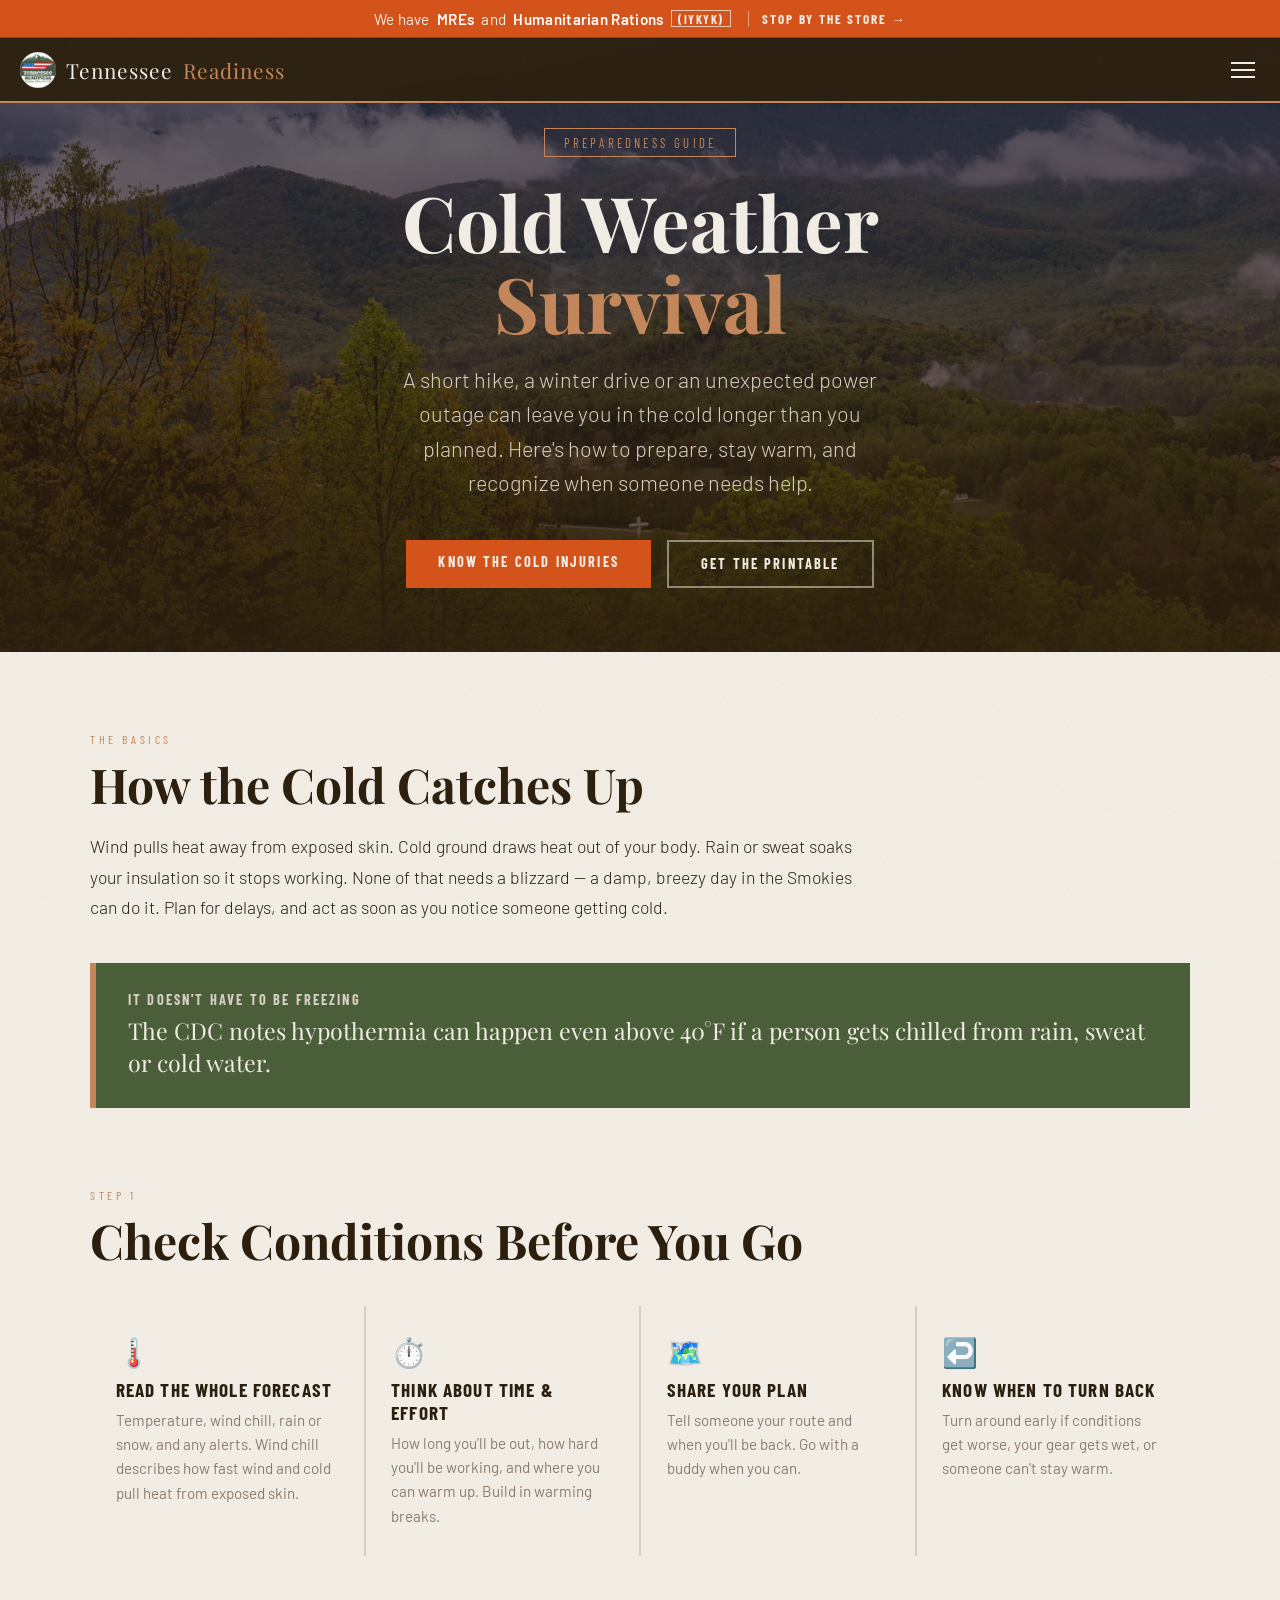
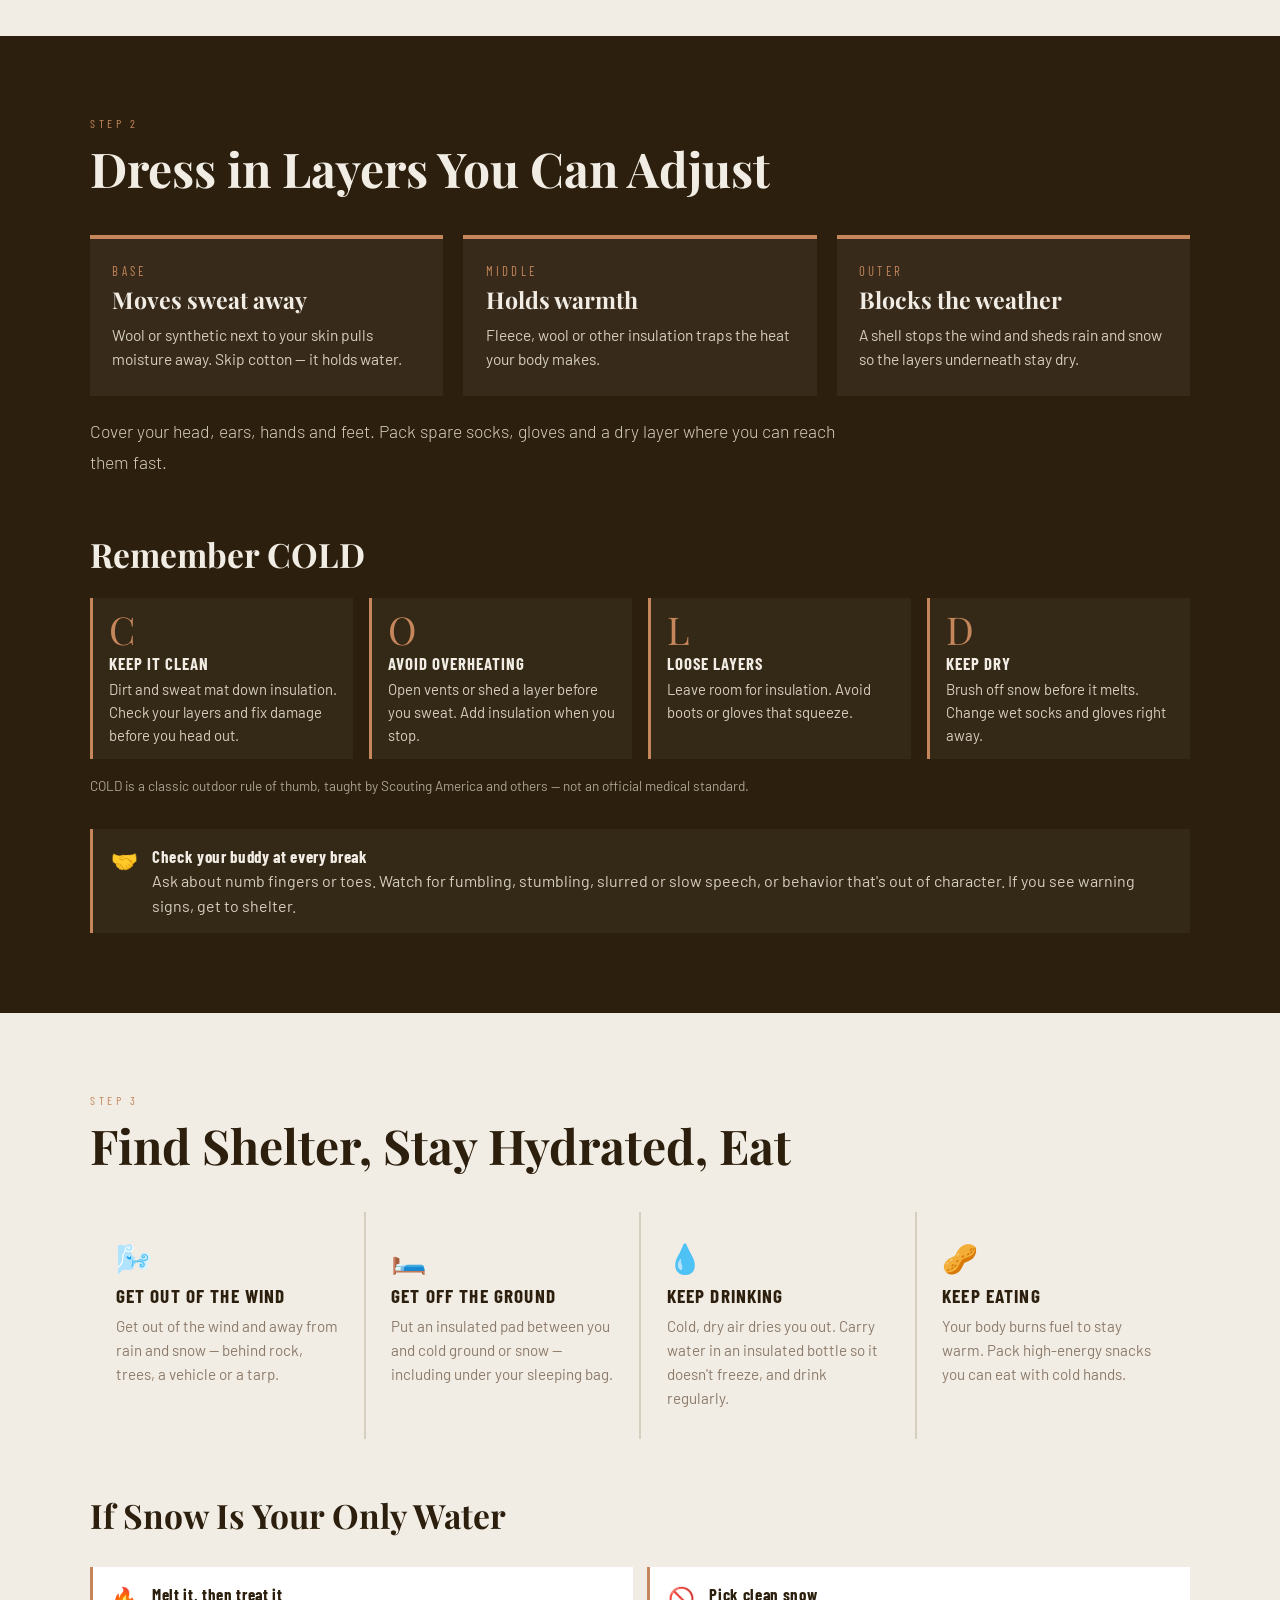
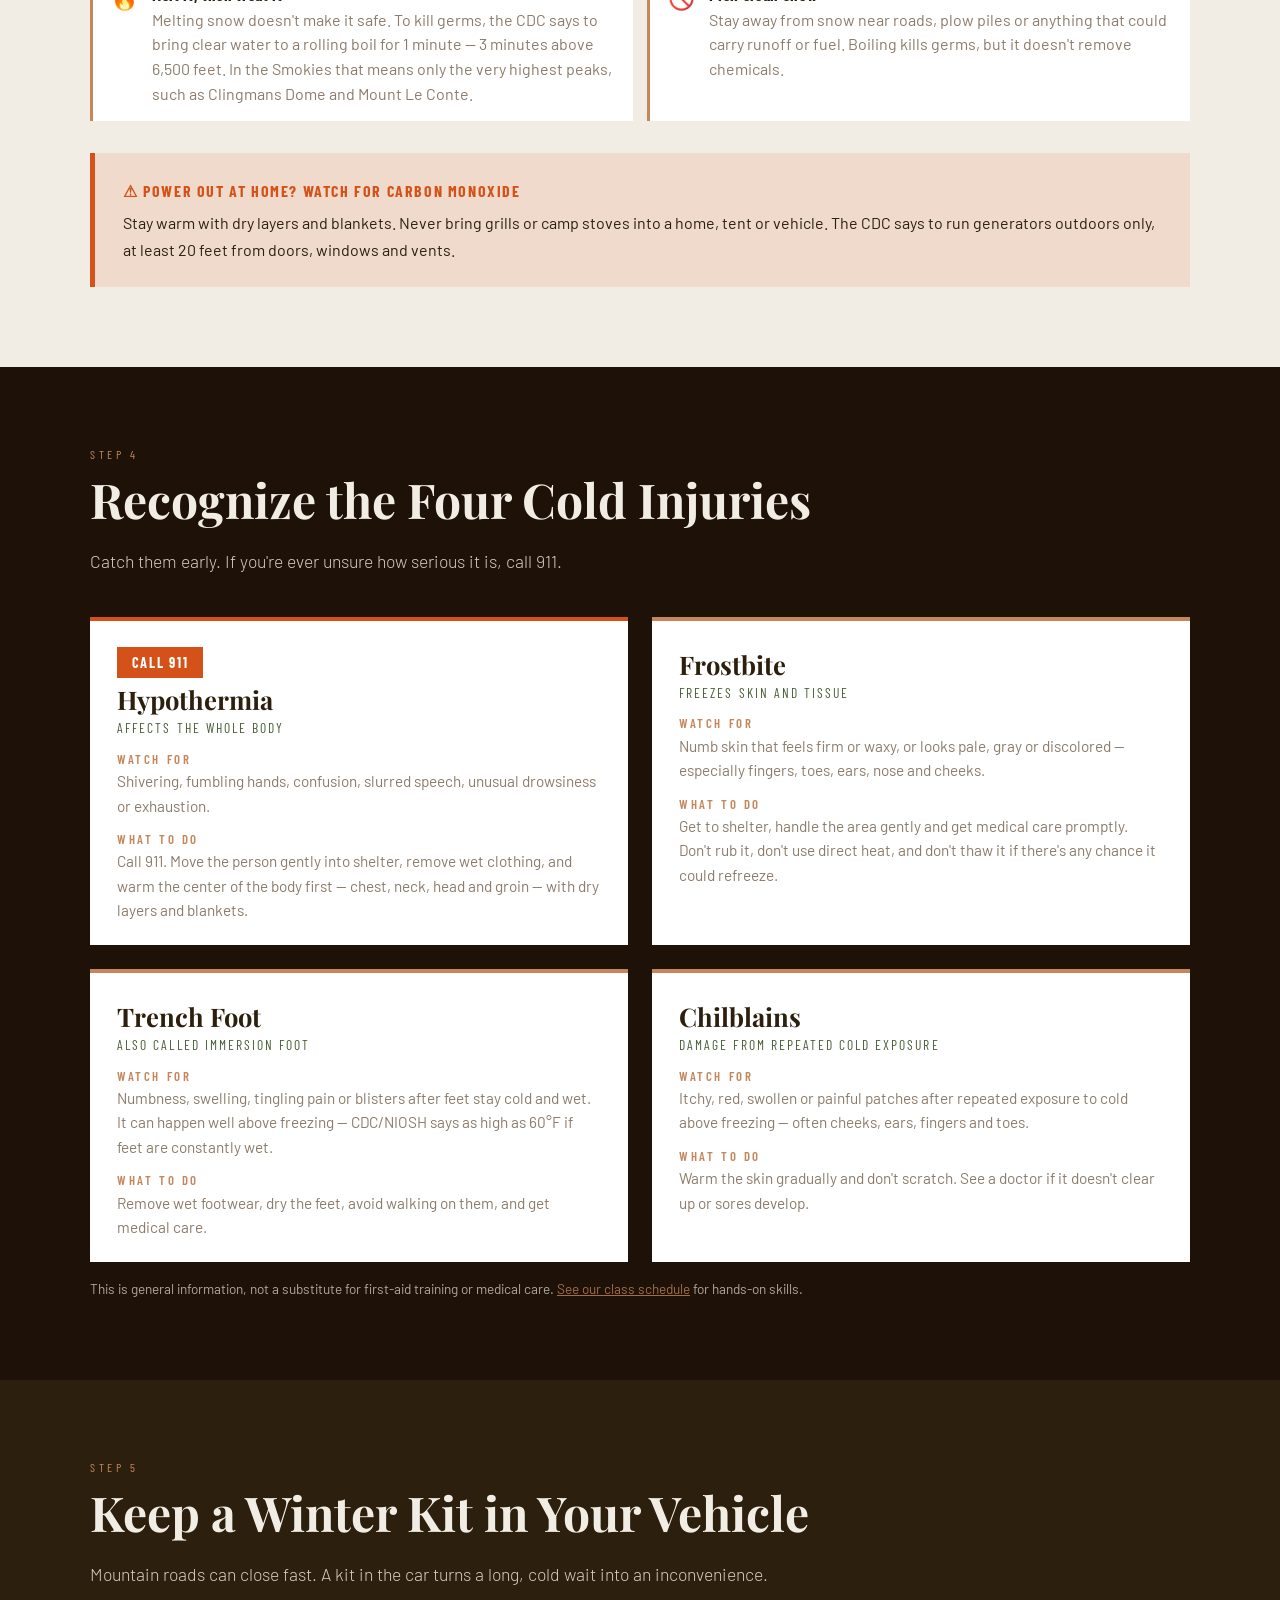
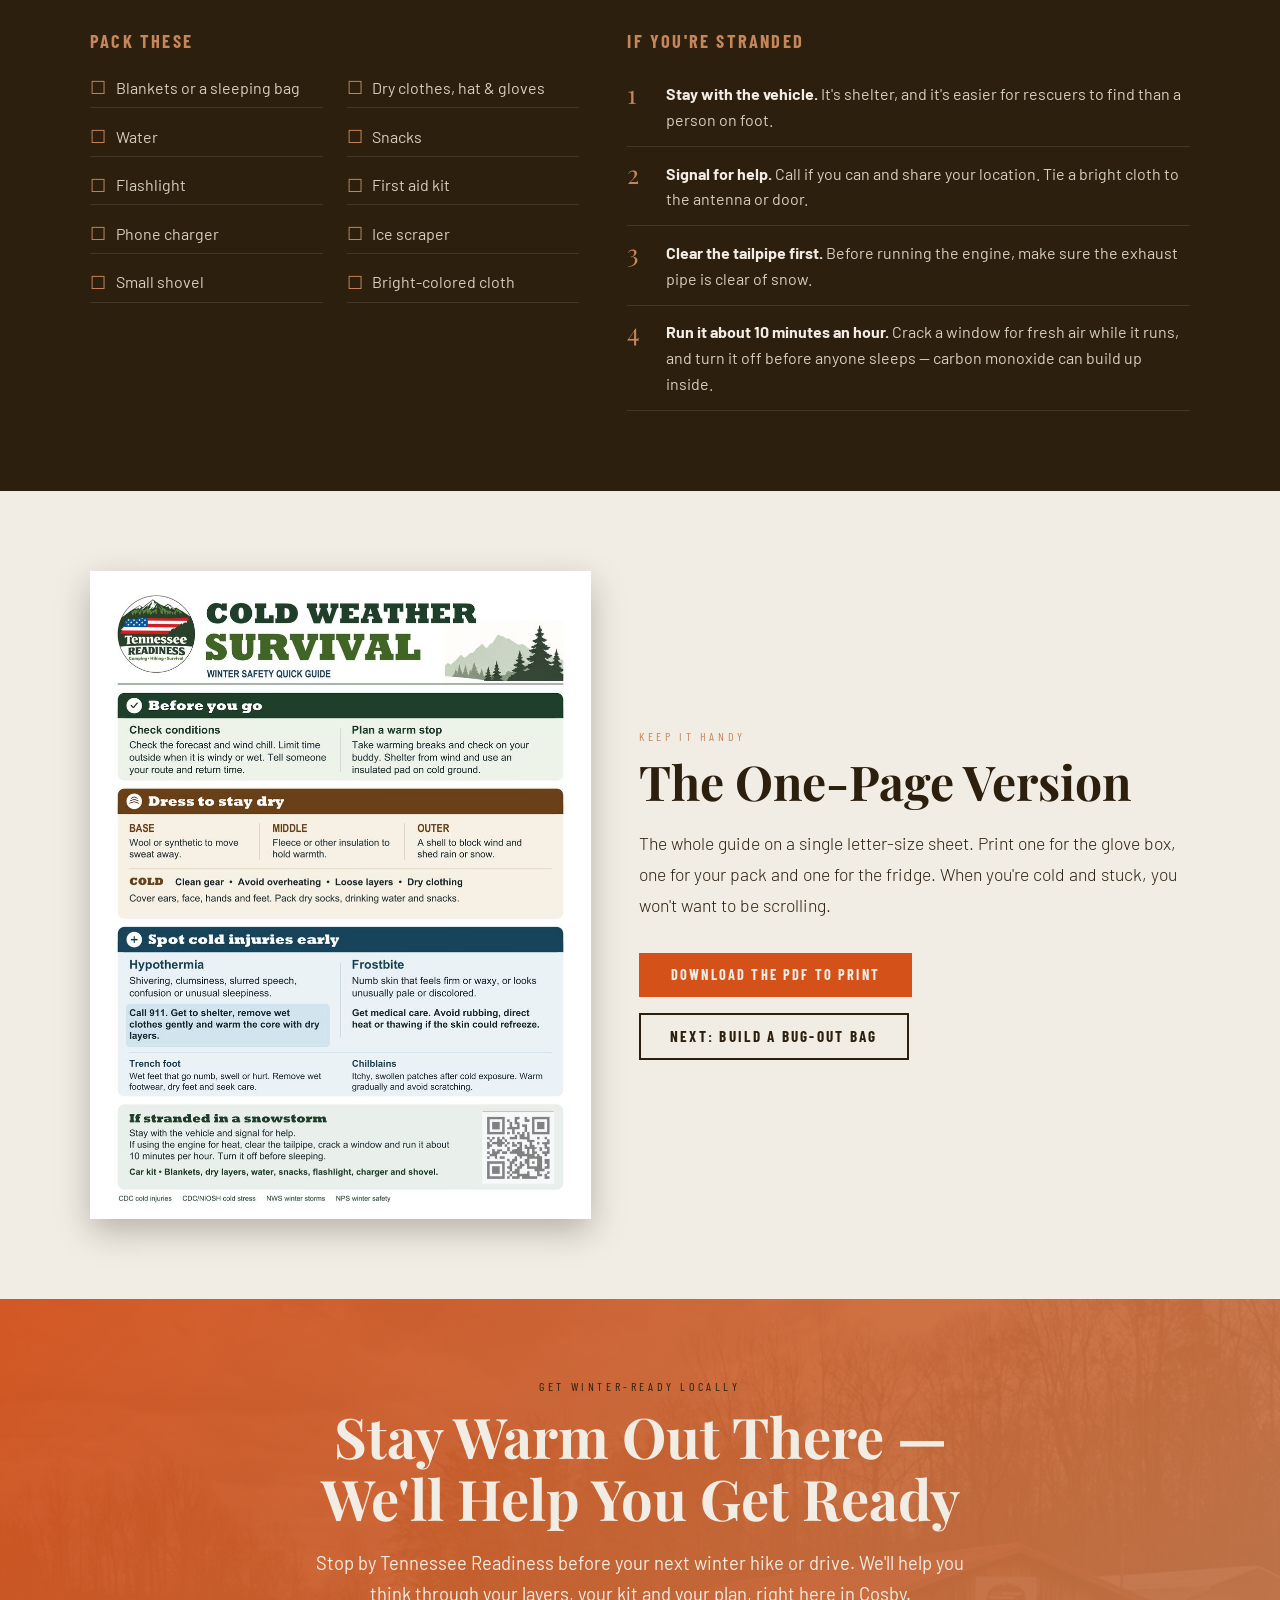
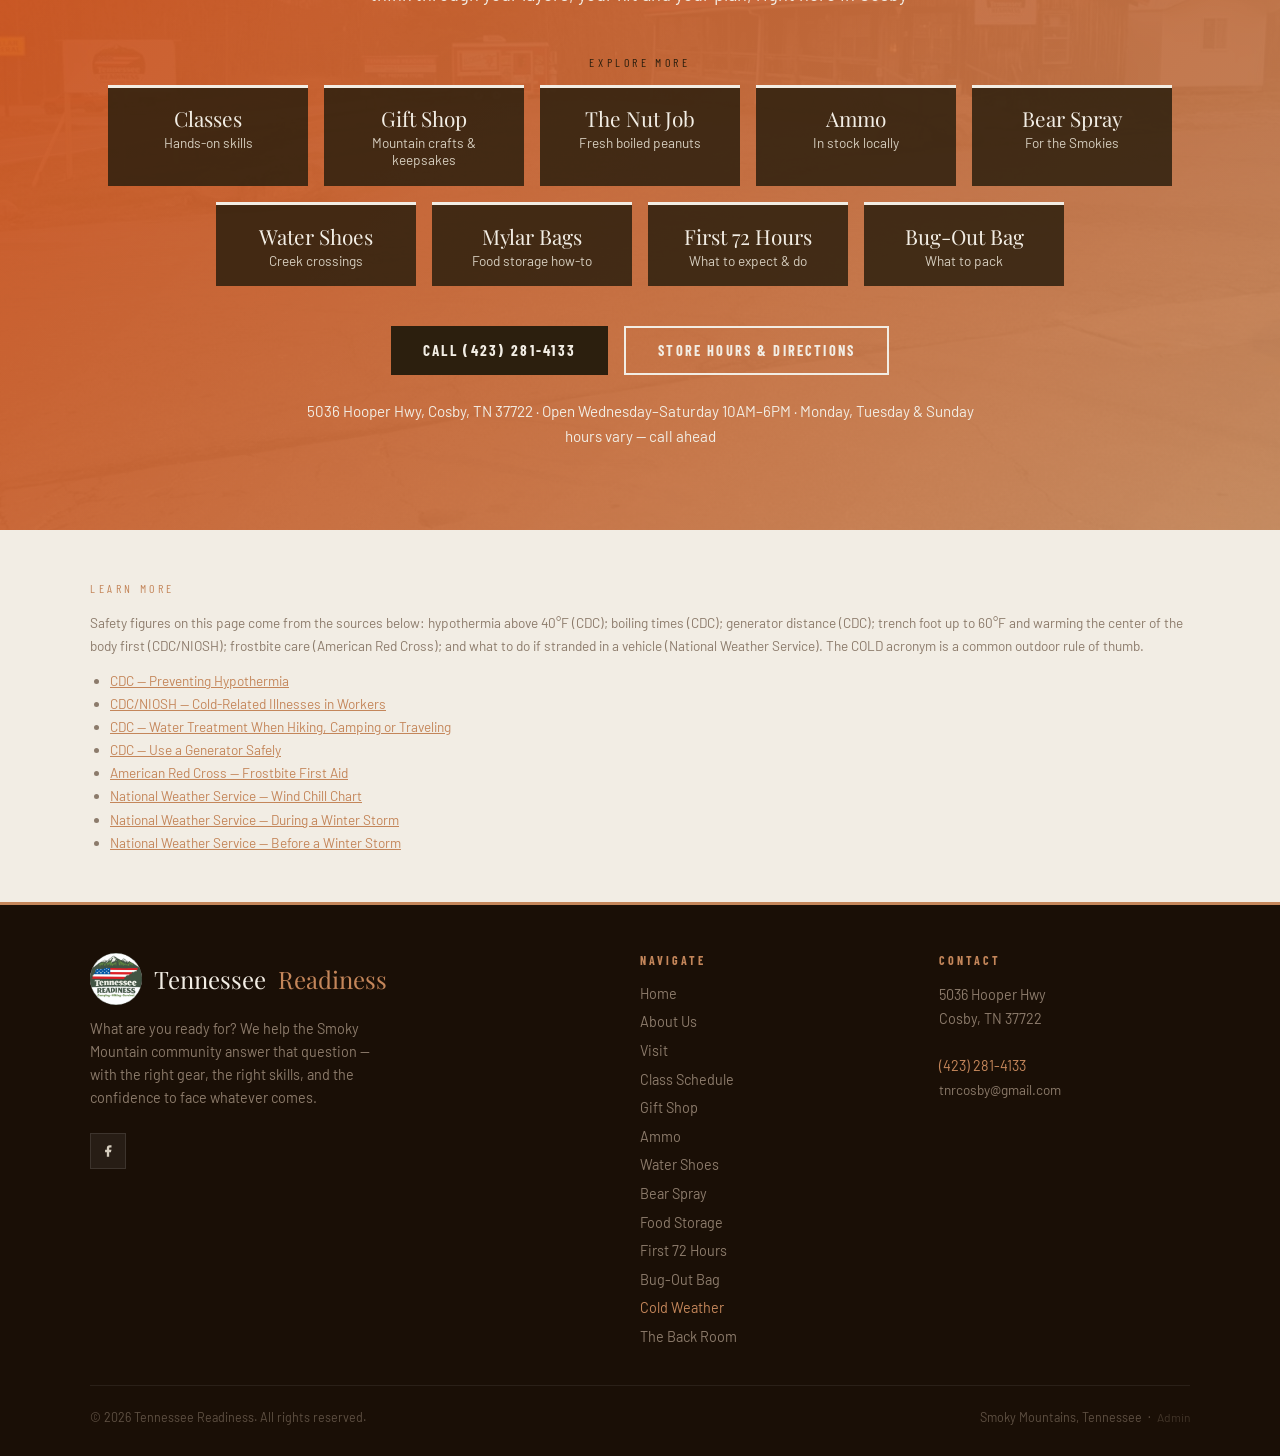
<file: tnr-v4/cold-weather.html>
<!DOCTYPE html>
<html lang="en">
<head>
<meta charset="UTF-8">
<meta name="viewport" content="width=device-width, initial-scale=1.0">
<title>Cold Weather Survival: Layers, Hypothermia &amp; Frostbite, Winter Car Kit | Tennessee Readiness</title>
<meta name="description" content="Stay warm and safe in the cold: check conditions, dress in layers, find shelter, treat snowmelt, spot hypothermia, frostbite, trench foot and chilblains, and pack a winter car kit. From Tennessee Readiness in Cosby, TN.">
<link rel="canonical" href="https://tnreadiness.com/cold-weather">

<!-- Open Graph -->
<meta property="og:type" content="article">
<meta property="og:url" content="https://tnreadiness.com/cold-weather">
<meta property="og:title" content="Cold Weather Survival | Tennessee Readiness">
<meta property="og:description" content="A short hike, a winter drive or a power outage can leave you in the cold longer than you planned. How to prepare, stay warm and recognize cold injuries.">
<meta property="og:image" content="https://tnreadiness.com/images/cold-weather-infographic.jpg">
<meta property="og:site_name" content="Tennessee Readiness">

<!-- Twitter Card -->
<meta name="twitter:card" content="summary_large_image">
<meta name="twitter:title" content="Cold Weather Survival | Tennessee Readiness">
<meta name="twitter:description" content="Layers, shelter, safe water, the four cold injuries and a winter car kit. From Tennessee Readiness in Cosby, TN.">

<!-- Structured Data -->
<script type="application/ld+json">
{
  "@context": "https://schema.org",
  "@type": "Article",
  "headline": "Cold Weather Survival",
  "description": "How to prepare for cold weather, dress in layers, find shelter, treat snowmelt, recognize hypothermia, frostbite, trench foot and chilblains, and pack a winter vehicle kit.",
  "url": "https://tnreadiness.com/cold-weather",
  "image": "https://tnreadiness.com/images/cold-weather-infographic.jpg",
  "datePublished": "2026-11-21",
  "author": { "@type": "Organization", "name": "Tennessee Readiness" },
  "publisher": {
    "@type": "Organization",
    "name": "Tennessee Readiness",
    "logo": { "@type": "ImageObject", "url": "https://tnreadiness.com/images/logo.jpg" }
  }
}
</script>
<script type="application/ld+json">
{
  "@context": "https://schema.org",
  "@type": "BreadcrumbList",
  "itemListElement": [
    { "@type": "ListItem", "position": 1, "name": "Home", "item": "https://tnreadiness.com/" },
    { "@type": "ListItem", "position": 2, "name": "Cold Weather Survival", "item": "https://tnreadiness.com/cold-weather" }
  ]
}
</script>
<script type="application/ld+json">
{
  "@context": "https://schema.org",
  "@type": "FAQPage",
  "mainEntity": [
    {
      "@type": "Question",
      "name": "Can you get hypothermia above freezing?",
      "acceptedAnswer": { "@type": "Answer", "text": "Yes. The CDC notes that hypothermia is most likely at very cold temperatures, but it can occur even at cool temperatures above 40°F if a person becomes chilled from rain, sweat or submersion in cold water." }
    },
    {
      "@type": "Question",
      "name": "What should I do if I'm stranded in my car in a winter storm?",
      "acceptedAnswer": { "@type": "Answer", "text": "The National Weather Service advises staying with your vehicle, running the motor about 10 minutes each hour for heat, cracking a window for fresh air to avoid carbon monoxide poisoning, keeping the exhaust pipe clear of snow, and tying a brightly colored cloth to the antenna or door." }
    },
    {
      "@type": "Question",
      "name": "Where can I get cold-weather gear near the Smoky Mountains?",
      "acceptedAnswer": { "@type": "Answer", "text": "Tennessee Readiness at 5036 Hooper Hwy in Cosby, TN carries preparedness and outdoor gear and teaches classes. Open Wednesday–Saturday 10AM–6PM; Monday, Tuesday and Sunday hours vary, so call (423) 281-4133 ahead." }
    }
  ]
}
</script>

<link rel="preconnect" href="https://fonts.googleapis.com">
<link rel="preconnect" href="https://fonts.gstatic.com" crossorigin>
<link href="https://fonts.googleapis.com/css2?family=Playfair+Display:wght@700;900&family=Barlow+Condensed:wght@400;600;700&family=Barlow:wght@300;400;500&display=swap" rel="stylesheet">
<link rel="icon" href="images/TNR Favicon.jpg">
<link rel="stylesheet" href="css/styles.css">
<style>
  /* ── COLD WEATHER PAGE ── */
  .page-hero {
    min-height: 70vh;
    background:
      linear-gradient(to bottom, rgba(30,40,48,0.82) 0%, rgba(44,31,14,0.55) 50%, rgba(44,31,14,0.9) 100%),
      url('images/hero.jpg') center/cover no-repeat;
    display: flex; flex-direction: column; justify-content: center; align-items: center;
    text-align: center; padding: 8rem 2rem 4rem;
  }
  .page-hero h1 {
    font-family: 'Playfair Display', serif;
    font-size: clamp(2.5rem, 6vw, 5rem);
    color: var(--cream); line-height: 1.05;
    animation: fadeUp 0.8s 0.15s ease both;
  }
  .page-hero h1 span { color: var(--clay); display: block; }

  .wrap { max-width: 1100px; margin: 0 auto; }
  .block { padding: 5rem 2rem; }
  .block-dark { background: var(--bark); color: var(--fog); }
  .block-dark .section-title { color: var(--cream); }
  .block-deep { background: #1e1208; color: var(--fog); }
  .block-deep .section-title { color: var(--cream); }
  .lead { font-size: 1.1rem; line-height: 1.75; font-weight: 300; margin-top: 1.25rem; max-width: 780px; }
  .fine { font-size: 0.85rem; color: var(--stone); margin-top: 1rem; line-height: 1.6; }
  .sub-title { font-family: 'Playfair Display', serif; font-size: clamp(1.5rem, 3vw, 2.1rem); margin-top: 3.5rem; line-height: 1.2; }
  .block-dark .sub-title, .block-deep .sub-title { color: var(--cream); }

  .callout { margin-top: 2.5rem; padding: 1.75rem 2rem; background: var(--moss); color: var(--cream); border-left: 6px solid var(--clay); }
  .callout strong { font-family: 'Barlow Condensed', sans-serif; letter-spacing: 0.15em; text-transform: uppercase; color: var(--fog); display: block; margin-bottom: 0.4rem; font-size: 0.9rem; }
  .callout p { font-family: 'Playfair Display', serif; font-size: clamp(1.15rem, 2.4vw, 1.45rem); line-height: 1.4; }

  /* Cards (light background) */
  .cards { display: grid; grid-template-columns: repeat(auto-fit, minmax(240px, 1fr)); gap: 2px; background: var(--fog); margin-top: 2.5rem; }
  .cards > div { background: var(--cream); padding: 1.75rem 1.6rem; color: var(--bark); }
  .cards .icon { font-size: 1.8rem; }
  .cards h3 { font-family: 'Barlow Condensed', sans-serif; font-size: 1.2rem; letter-spacing: 0.06em; text-transform: uppercase; margin: 0.5rem 0 0.4rem; }
  .cards p { font-size: 0.95rem; line-height: 1.6; color: var(--stone); }

  /* Layers on dark background */
  .layers { display: grid; grid-template-columns: repeat(3, 1fr); gap: 1.25rem; margin-top: 2.5rem; }
  .layers > div { background: rgba(255,255,255,0.05); border-top: 4px solid var(--clay); padding: 1.5rem 1.4rem; }
  .layers .lvl { font-family: 'Barlow Condensed', sans-serif; font-size: 0.8rem; letter-spacing: 0.25em; text-transform: uppercase; color: var(--clay); }
  .layers h3 { font-family: 'Playfair Display', serif; color: var(--cream); font-size: 1.45rem; margin: 0.3rem 0 0.5rem; }
  .layers p { line-height: 1.6; font-size: 0.97rem; }

  .cold { display: grid; grid-template-columns: repeat(4, 1fr); gap: 1rem; margin-top: 1.5rem; }
  .cold > div { border-left: 3px solid var(--clay); padding: 0.75rem 1rem; background: rgba(255,255,255,0.04); }
  .cold .ltr { font-family: 'Playfair Display', serif; font-size: 2.4rem; color: var(--clay); line-height: 1; }
  .cold h4 { font-family: 'Barlow Condensed', sans-serif; font-size: 1.05rem; letter-spacing: 0.06em; text-transform: uppercase; color: var(--cream); margin: 0.3rem 0; }
  .cold p { font-size: 0.93rem; line-height: 1.55; }

  .checks { list-style: none; margin-top: 2rem; display: grid; grid-template-columns: repeat(auto-fit, minmax(280px, 1fr)); gap: 0.9rem; }
  .checks li { display: flex; gap: 0.9rem; align-items: flex-start; padding: 0.9rem 1.1rem; border-left: 3px solid var(--clay); background: rgba(255,255,255,0.04); line-height: 1.55; }
  .checks .icon { font-size: 1.35rem; }
  .checks strong { display: block; color: var(--cream); font-family: 'Barlow Condensed', sans-serif; font-size: 1.05rem; letter-spacing: 0.04em; }
  .checks.light li { background: white; color: var(--stone); }
  .checks.light strong { color: var(--bark); }

  .warning { margin-top: 2rem; padding: 1.5rem 1.75rem; background: rgba(212,82,26,0.12); border-left: 5px solid var(--ember); line-height: 1.7; }
  .warning strong { font-family: 'Barlow Condensed', sans-serif; letter-spacing: 0.1em; text-transform: uppercase; color: var(--ember); display: block; margin-bottom: 0.3rem; }

  /* Injuries */
  .injuries { display: grid; grid-template-columns: repeat(2, 1fr); gap: 1.5rem; margin-top: 2.5rem; }
  .inj { background: white; border-top: 4px solid var(--clay); padding: 1.6rem 1.7rem 1.4rem; }
  .inj.urgent { border-top-color: var(--ember); }
  .inj h3 { font-family: 'Playfair Display', serif; font-size: 1.6rem; color: var(--bark); }
  .inj .what { font-family: 'Barlow Condensed', sans-serif; font-size: 0.85rem; letter-spacing: 0.15em; text-transform: uppercase; color: var(--moss); margin-top: 0.2rem; }
  .inj dl { margin-top: 0.9rem; }
  .inj dt { font-family: 'Barlow Condensed', sans-serif; font-size: 0.8rem; letter-spacing: 0.2em; text-transform: uppercase; color: var(--clay); margin-top: 0.8rem; font-weight: 600; }
  .inj dd { line-height: 1.6; color: var(--stone); margin-top: 0.15rem; font-size: 0.96rem; }
  .inj .call { display: inline-block; margin-top: 0.9rem; background: var(--ember); color: white; font-family: 'Barlow Condensed', sans-serif; font-weight: 700; letter-spacing: 0.12em; text-transform: uppercase; padding: 0.45rem 0.9rem; font-size: 0.9rem; }
  .inj.urgent .call { margin-top: 0; margin-bottom: 0.25rem; }

  /* Car kit */
  .kit-wrap { display: grid; grid-template-columns: 1fr 1.15fr; gap: 3rem; margin-top: 2.5rem; align-items: start; }
  .kitlist { list-style: none; display: grid; grid-template-columns: 1fr 1fr; gap: 0.5rem 1.5rem; }
  .kitlist li { padding: 0.55rem 0; border-bottom: 1px solid rgba(255,255,255,0.1); display: flex; gap: 0.6rem; align-items: center; }
  .kitlist li::before { content: '☐'; color: var(--clay); font-size: 1.1rem; }
  .steps { list-style: none; counter-reset: s; }
  .steps li { counter-increment: s; display: flex; gap: 1rem; padding: 0.85rem 0; border-bottom: 1px solid rgba(255,255,255,0.1); line-height: 1.6; }
  .steps li::before { content: counter(s); font-family: 'Playfair Display', serif; color: var(--clay); font-size: 1.6rem; line-height: 1; min-width: 1.4rem; }
  .steps strong { color: var(--cream); }
  .kit-wrap h3 { font-family: 'Barlow Condensed', sans-serif; font-size: 1.15rem; letter-spacing: 0.12em; text-transform: uppercase; color: var(--clay); margin-bottom: 1rem; }

  /* Printable infographic */
  .infographic { display: grid; grid-template-columns: minmax(0, 1fr) minmax(0, 1.1fr); gap: 3rem; align-items: center; }
  .infographic img { width: 100%; height: auto; display: block; box-shadow: 0 12px 32px rgba(0,0,0,0.25); }
  .infographic .btn-row { display: flex; gap: 1rem; flex-wrap: wrap; margin-top: 2rem; }
  .btn-outline-dark { border: 2px solid var(--bark); color: var(--bark); font-family: 'Barlow Condensed', sans-serif; font-weight: 700; font-size: 0.95rem; letter-spacing: 0.15em; text-transform: uppercase; padding: 0.8rem 1.8rem; text-decoration: none; display: inline-block; transition: background 0.15s, color 0.15s; }
  .btn-outline-dark:hover { background: var(--bark); color: var(--cream); }

  /* Promo */
  .promo {
    background: linear-gradient(135deg, rgba(212,82,26,0.95), rgba(196,134,90,0.92)), url('images/store_exterior.jpg') center/cover no-repeat;
    padding: 5rem 2rem; text-align: center; color: var(--cream);
  }
  .promo .section-label { color: var(--bark); }
  .promo h2 { font-family: 'Playfair Display', serif; font-size: clamp(2.2rem, 5vw, 3.5rem); line-height: 1.1; }
  .promo p { font-size: 1.15rem; line-height: 1.7; max-width: 680px; margin: 1.25rem auto 0; }
  .promo .btn-row { display: flex; gap: 1rem; justify-content: center; flex-wrap: wrap; margin-top: 2.5rem; }
  .btn-dark { background: var(--bark); color: var(--cream); font-family: 'Barlow Condensed', sans-serif; font-weight: 700; font-size: 0.95rem; letter-spacing: 0.15em; text-transform: uppercase; padding: 0.9rem 2rem; text-decoration: none; transition: transform 0.15s; display: inline-block; }
  .btn-dark:hover { transform: translateY(-2px); }
  .promo .btn-outline { border-color: var(--cream); }

  .sources { font-size: 0.85rem; color: var(--stone); line-height: 1.7; }
  .sources a { color: var(--clay); }
  .sources ul { margin: 0.75rem 0 0 1.25rem; }

  @media (max-width: 900px) {
    .layers { grid-template-columns: 1fr; }
    .cold { grid-template-columns: 1fr 1fr; }
    .injuries { grid-template-columns: 1fr; }
    .kit-wrap { grid-template-columns: 1fr; gap: 2rem; }
    .infographic { grid-template-columns: 1fr; gap: 2rem; }
  }
  @media (max-width: 768px) {
    .block { padding: 3.5rem 1.25rem; }
    .callout { padding: 1.5rem; }
    .kitlist { grid-template-columns: 1fr; }
  }
  @media (max-width: 420px) {
    .cold { grid-template-columns: 1fr; }
  }
</style>
</head>
<body>

<!-- ── ANNOUNCEMENT BAR (same on every page; plain HTML so search engines and AI crawlers can read it) ── -->
<aside class="announce" aria-label="Store announcement">
  <a href="/#info">We have <strong>MREs</strong> and <strong>Humanitarian Rations</strong> <span class="iykyk">(IYKYK)</span><span class="announce-cta"><span class="announce-cta-text">Stop by the store</span> &rarr;</span></a>
</aside>

<!-- ── NAV ── -->
<nav>
  <a class="nav-brand" href="/" style="display:flex;align-items:center;gap:0.6rem;">
    <img src="images/logo.jpg" alt="Tennessee Readiness" style="width:36px;height:36px;border-radius:50%;object-fit:cover;">Tennessee <span>Readiness</span>
  </a>
  <button class="nav-hamburger" onclick="toggleNav()" aria-label="Toggle navigation">
    <span></span><span></span><span></span>
  </button>
  <ul class="nav-links">
    <li><a href="/#about">About</a></li>
    <li><a href="/#info">Visit</a></li>
    <li><a href="/calendar">Classes</a></li>
    <li class="has-sub is-current">
      <button class="nav-sub-toggle" type="button" aria-expanded="false" aria-haspopup="true" onclick="toggleSub(this)">Preparedness Guide <span class="caret">&#9662;</span></button>
      <ul class="nav-sub">
        <li><a href="/mylar-bags">Mylar Bags</a></li>
        <li><a href="/first-72-hours">The First 72 Hours</a></li>
        <li><a href="/bug-out-bag">Bug-Out Bag</a></li>
        <li><a href="/cold-weather" style="color:var(--clay);">Cold Weather Survival</a></li>
      </ul>
    </li>
    <li><a href="/#porch">The Porch</a></li>
    <li><a href="/#bigChairZone">Big Chair</a></li>
    <li><a href="/gift-shop">Gift Shop</a></li>
    <li><a href="/ammo">Ammo</a></li>
    <li><a href="/water-shoes">Water Shoes</a></li>
    <li><a href="/bear-spray">Bear Spray</a></li>
    <li><a href="/#backRoom">The Back Room</a></li>
  </ul>
</nav>

<!-- ── HERO ── -->
<section class="page-hero">
  <div class="hero-badge">Preparedness Guide</div>
  <h1>Cold Weather<span>Survival</span></h1>
  <p class="hero-sub">A short hike, a winter drive or an unexpected power outage can leave you in the cold longer than you planned. Here's how to prepare, stay warm, and recognize when someone needs help.</p>
  <div class="hero-ctas">
    <a href="#injuries" class="btn-primary">Know the Cold Injuries</a>
    <a href="#printable" class="btn-outline">Get the Printable</a>
  </div>
</section>

<!-- ── THE BASICS ── -->
<section class="block">
  <div class="wrap">
    <div class="section-label">The Basics</div>
    <h2 class="section-title">How the Cold Catches Up</h2>
    <p class="lead">Wind pulls heat away from exposed skin. Cold ground draws heat out of your body. Rain or sweat soaks your insulation so it stops working. None of that needs a blizzard — a damp, breezy day in the Smokies can do it. Plan for delays, and act as soon as you notice someone getting cold.</p>
    <div class="callout">
      <strong>It doesn't have to be freezing</strong>
      <p>The CDC notes hypothermia can happen even above 40°F if a person gets chilled from rain, sweat or cold water.</p>
    </div>
  </div>
</section>

<!-- ── BEFORE YOU GO ── -->
<section class="block" style="padding-top:0;">
  <div class="wrap">
    <div class="section-label">Step 1</div>
    <h2 class="section-title">Check Conditions Before You Go</h2>
    <div class="cards">
      <div><div class="icon">🌡️</div><h3>Read the whole forecast</h3><p>Temperature, wind chill, rain or snow, and any alerts. Wind chill describes how fast wind and cold pull heat from exposed skin.</p></div>
      <div><div class="icon">⏱️</div><h3>Think about time &amp; effort</h3><p>How long you'll be out, how hard you'll be working, and where you can warm up. Build in warming breaks.</p></div>
      <div><div class="icon">🗺️</div><h3>Share your plan</h3><p>Tell someone your route and when you'll be back. Go with a buddy when you can.</p></div>
      <div><div class="icon">↩️</div><h3>Know when to turn back</h3><p>Turn around early if conditions get worse, your gear gets wet, or someone can't stay warm.</p></div>
    </div>
  </div>
</section>

<!-- ── DRESS IN LAYERS ── -->
<section class="block block-dark" id="layers" style="scroll-margin-top:70px;">
  <div class="wrap">
    <div class="section-label">Step 2</div>
    <h2 class="section-title">Dress in Layers You Can Adjust</h2>
    <div class="layers">
      <div><div class="lvl">Base</div><h3>Moves sweat away</h3><p>Wool or synthetic next to your skin pulls moisture away. Skip cotton — it holds water.</p></div>
      <div><div class="lvl">Middle</div><h3>Holds warmth</h3><p>Fleece, wool or other insulation traps the heat your body makes.</p></div>
      <div><div class="lvl">Outer</div><h3>Blocks the weather</h3><p>A shell stops the wind and sheds rain and snow so the layers underneath stay dry.</p></div>
    </div>
    <p class="lead">Cover your head, ears, hands and feet. Pack spare socks, gloves and a dry layer where you can reach them fast.</p>

    <h3 class="sub-title">Remember COLD</h3>
    <div class="cold">
      <div><div class="ltr">C</div><h4>Keep it clean</h4><p>Dirt and sweat mat down insulation. Check your layers and fix damage before you head out.</p></div>
      <div><div class="ltr">O</div><h4>Avoid overheating</h4><p>Open vents or shed a layer before you sweat. Add insulation when you stop.</p></div>
      <div><div class="ltr">L</div><h4>Loose layers</h4><p>Leave room for insulation. Avoid boots or gloves that squeeze.</p></div>
      <div><div class="ltr">D</div><h4>Keep dry</h4><p>Brush off snow before it melts. Change wet socks and gloves right away.</p></div>
    </div>
    <p class="fine" style="color:var(--fog); opacity:0.75;">COLD is a classic outdoor rule of thumb, taught by Scouting America and others — not an official medical standard.</p>

    <ul class="checks">
      <li><span class="icon">🤝</span><div><strong>Check your buddy at every break</strong>Ask about numb fingers or toes. Watch for fumbling, stumbling, slurred or slow speech, or behavior that's out of character. If you see warning signs, get to shelter.</div></li>
    </ul>
  </div>
</section>

<!-- ── SHELTER, WATER, FOOD ── -->
<section class="block">
  <div class="wrap">
    <div class="section-label">Step 3</div>
    <h2 class="section-title">Find Shelter, Stay Hydrated, Eat</h2>
    <div class="cards">
      <div><div class="icon">🌬️</div><h3>Get out of the wind</h3><p>Get out of the wind and away from rain and snow — behind rock, trees, a vehicle or a tarp.</p></div>
      <div><div class="icon">🛏️</div><h3>Get off the ground</h3><p>Put an insulated pad between you and cold ground or snow — including under your sleeping bag.</p></div>
      <div><div class="icon">💧</div><h3>Keep drinking</h3><p>Cold, dry air dries you out. Carry water in an insulated bottle so it doesn't freeze, and drink regularly.</p></div>
      <div><div class="icon">🥜</div><h3>Keep eating</h3><p>Your body burns fuel to stay warm. Pack high-energy snacks you can eat with cold hands.</p></div>
    </div>

    <h3 class="sub-title">If Snow Is Your Only Water</h3>
    <ul class="checks light">
      <li><span class="icon">🔥</span><div><strong>Melt it, then treat it</strong>Melting snow doesn't make it safe. To kill germs, the CDC says to bring clear water to a rolling boil for 1 minute — 3 minutes above 6,500 feet. In the Smokies that means only the very highest peaks, such as Clingmans Dome and Mount Le Conte.</div></li>
      <li><span class="icon">🚫</span><div><strong>Pick clean snow</strong>Stay away from snow near roads, plow piles or anything that could carry runoff or fuel. Boiling kills germs, but it doesn't remove chemicals.</div></li>
    </ul>

    <div class="warning">
      <strong>⚠ Power Out at Home? Watch for Carbon Monoxide</strong>
      Stay warm with dry layers and blankets. Never bring grills or camp stoves into a home, tent or vehicle. The CDC says to run generators outdoors only, at least 20 feet from doors, windows and vents.
    </div>
  </div>
</section>

<!-- ── FOUR COLD INJURIES ── -->
<section class="block block-deep" id="injuries" style="scroll-margin-top:70px;">
  <div class="wrap">
    <div class="section-label">Step 4</div>
    <h2 class="section-title">Recognize the Four Cold Injuries</h2>
    <p class="lead">Catch them early. If you're ever unsure how serious it is, call 911.</p>
    <div class="injuries">
      <div class="inj urgent">
        <span class="call">Call 911</span>
        <h3>Hypothermia</h3>
        <div class="what">Affects the whole body</div>
        <dl>
          <dt>Watch for</dt><dd>Shivering, fumbling hands, confusion, slurred speech, unusual drowsiness or exhaustion.</dd>
          <dt>What to do</dt><dd>Call 911. Move the person gently into shelter, remove wet clothing, and warm the center of the body first — chest, neck, head and groin — with dry layers and blankets.</dd>
        </dl>
      </div>
      <div class="inj">
        <h3>Frostbite</h3>
        <div class="what">Freezes skin and tissue</div>
        <dl>
          <dt>Watch for</dt><dd>Numb skin that feels firm or waxy, or looks pale, gray or discolored — especially fingers, toes, ears, nose and cheeks.</dd>
          <dt>What to do</dt><dd>Get to shelter, handle the area gently and get medical care promptly. Don't rub it, don't use direct heat, and don't thaw it if there's any chance it could refreeze.</dd>
        </dl>
      </div>
      <div class="inj">
        <h3>Trench Foot</h3>
        <div class="what">Also called immersion foot</div>
        <dl>
          <dt>Watch for</dt><dd>Numbness, swelling, tingling pain or blisters after feet stay cold and wet. It can happen well above freezing — CDC/NIOSH says as high as 60°F if feet are constantly wet.</dd>
          <dt>What to do</dt><dd>Remove wet footwear, dry the feet, avoid walking on them, and get medical care.</dd>
        </dl>
      </div>
      <div class="inj">
        <h3>Chilblains</h3>
        <div class="what">Damage from repeated cold exposure</div>
        <dl>
          <dt>Watch for</dt><dd>Itchy, red, swollen or painful patches after repeated exposure to cold above freezing — often cheeks, ears, fingers and toes.</dd>
          <dt>What to do</dt><dd>Warm the skin gradually and don't scratch. See a doctor if it doesn't clear up or sores develop.</dd>
        </dl>
      </div>
    </div>
    <p class="fine" style="color:var(--fog); opacity:0.8;">This is general information, not a substitute for first-aid training or medical care. <a href="/calendar" style="color:var(--clay);">See our class schedule</a> for hands-on skills.</p>
  </div>
</section>

<!-- ── CAR KIT ── -->
<section class="block block-dark" id="car-kit" style="scroll-margin-top:70px;">
  <div class="wrap">
    <div class="section-label">Step 5</div>
    <h2 class="section-title">Keep a Winter Kit in Your Vehicle</h2>
    <p class="lead">Mountain roads can close fast. A kit in the car turns a long, cold wait into an inconvenience.</p>
    <div class="kit-wrap">
      <div>
        <h3>Pack These</h3>
        <ul class="kitlist">
          <li>Blankets or a sleeping bag</li>
          <li>Dry clothes, hat &amp; gloves</li>
          <li>Water</li>
          <li>Snacks</li>
          <li>Flashlight</li>
          <li>First aid kit</li>
          <li>Phone charger</li>
          <li>Ice scraper</li>
          <li>Small shovel</li>
          <li>Bright-colored cloth</li>
        </ul>
      </div>
      <div>
        <h3>If You're Stranded</h3>
        <ol class="steps">
          <li><div><strong>Stay with the vehicle.</strong> It's shelter, and it's easier for rescuers to find than a person on foot.</div></li>
          <li><div><strong>Signal for help.</strong> Call if you can and share your location. Tie a bright cloth to the antenna or door.</div></li>
          <li><div><strong>Clear the tailpipe first.</strong> Before running the engine, make sure the exhaust pipe is clear of snow.</div></li>
          <li><div><strong>Run it about 10 minutes an hour.</strong> Crack a window for fresh air while it runs, and turn it off before anyone sleeps — carbon monoxide can build up inside.</div></li>
        </ol>
      </div>
    </div>
  </div>
</section>

<!-- ── PRINTABLE ── -->
<section class="block" id="printable" style="scroll-margin-top:70px;">
  <div class="wrap infographic">
    <a href="files/cold-weather-survival-infographic.pdf" target="_blank" rel="noopener">
      <img src="images/cold-weather-infographic.jpg" alt="Cold Weather Survival quick guide: before you go, dress to stay dry with base, middle and outer layers and COLD, spot cold injuries early (hypothermia, frostbite, trench foot, chilblains), and what to do if stranded in a snowstorm" width="1000" height="1294" loading="lazy" decoding="async">
    </a>
    <div>
      <div class="section-label">Keep It Handy</div>
      <h2 class="section-title">The One-Page Version</h2>
      <p class="lead">The whole guide on a single letter-size sheet. Print one for the glove box, one for your pack and one for the fridge. When you're cold and stuck, you won't want to be scrolling.</p>
      <div class="btn-row">
        <a href="files/cold-weather-survival-infographic.pdf" target="_blank" rel="noopener" class="btn-primary">Download the PDF to Print</a>
        <a href="/bug-out-bag" class="btn-outline-dark">Next: Build a Bug-Out Bag</a>
      </div>
    </div>
  </div>
</section>

<!-- ── PROMO ── -->
<section class="promo">
  <div class="wrap">
    <div class="section-label">Get Winter-Ready Locally</div>
    <h2>Stay Warm Out There —<br>We'll Help You Get Ready</h2>
    <p>Stop by Tennessee Readiness before your next winter hike or drive. We'll help you think through your layers, your kit and your plan, right here in Cosby.</p>
    <div class="tiles-label">Explore More</div>
    <div class="topic-tiles">
      <a href="/calendar"><span class="t">Classes</span><span class="u">Hands-on skills</span></a>
      <a href="/gift-shop"><span class="t">Gift Shop</span><span class="u">Mountain crafts &amp; keepsakes</span></a>
      <a href="/nut-job"><span class="t">The Nut Job</span><span class="u">Fresh boiled peanuts</span></a>
      <a href="/ammo"><span class="t">Ammo</span><span class="u">In stock locally</span></a>
      <a href="/bear-spray"><span class="t">Bear Spray</span><span class="u">For the Smokies</span></a>
      <a href="/water-shoes"><span class="t">Water Shoes</span><span class="u">Creek crossings</span></a>
      <a href="/mylar-bags"><span class="t">Mylar Bags</span><span class="u">Food storage how-to</span></a>
      <a href="/first-72-hours"><span class="t">First 72 Hours</span><span class="u">What to expect &amp; do</span></a>
      <a href="/bug-out-bag"><span class="t">Bug-Out Bag</span><span class="u">What to pack</span></a>
    </div>
    <div class="btn-row">
      <a href="tel:+14232814133" class="btn-dark">Call (423) 281-4133</a>
      <a href="/#info" class="btn-outline">Store Hours &amp; Directions</a>
    </div>
    <p style="font-size:0.95rem; margin-top:1.5rem;">5036 Hooper Hwy, Cosby, TN 37722 · Open Wednesday–Saturday 10AM–6PM · Monday, Tuesday &amp; Sunday hours vary — call ahead</p>
  </div>
</section>

<!-- ── SOURCES ── -->
<section class="block" style="padding-top:3rem; padding-bottom:3rem;">
  <div class="wrap sources">
    <div class="section-label">Learn More</div>
    <p>Safety figures on this page come from the sources below: hypothermia above 40°F (CDC); boiling times (CDC); generator distance (CDC); trench foot up to 60°F and warming the center of the body first (CDC/NIOSH); frostbite care (American Red Cross); and what to do if stranded in a vehicle (National Weather Service). The COLD acronym is a common outdoor rule of thumb.</p>
    <ul>
      <li><a href="https://www.cdc.gov/winter-weather/prevention/index.html" target="_blank" rel="noopener">CDC — Preventing Hypothermia</a></li>
      <li><a href="https://www.cdc.gov/niosh/cold-stress/about/related-illness.html" target="_blank" rel="noopener">CDC/NIOSH — Cold-Related Illnesses in Workers</a></li>
      <li><a href="https://www.cdc.gov/drinking-water/prevention/water-treatment-hiking-camping-traveling.html" target="_blank" rel="noopener">CDC — Water Treatment When Hiking, Camping or Traveling</a></li>
      <li><a href="https://www.cdc.gov/natural-disasters/psa-toolkit/use-a-generator-safely.html" target="_blank" rel="noopener">CDC — Use a Generator Safely</a></li>
      <li><a href="https://www.redcross.org/take-a-class/resources/learn-first-aid/frostbite" target="_blank" rel="noopener">American Red Cross — Frostbite First Aid</a></li>
      <li><a href="https://www.weather.gov/safety/cold-wind-chill-chart" target="_blank" rel="noopener">National Weather Service — Wind Chill Chart</a></li>
      <li><a href="https://www.weather.gov/safety/winter-during" target="_blank" rel="noopener">National Weather Service — During a Winter Storm</a></li>
      <li><a href="https://www.weather.gov/safety/winter-before" target="_blank" rel="noopener">National Weather Service — Before a Winter Storm</a></li>
    </ul>
  </div>
</section>

<!-- ── FOOTER ── -->
<footer>
  <div class="footer-inner">
    <div>
      <div class="footer-brand" style="display:flex;align-items:center;gap:0.75rem;"><img src="images/logo.jpg" alt="Tennessee Readiness" style="width:52px;height:52px;border-radius:50%;object-fit:cover;">Tennessee <span>Readiness</span></div>
      <p class="footer-tagline">What are you ready for? We help the Smoky Mountain community answer that question — with the right gear, the right skills, and the confidence to face whatever comes.</p>
      <div class="footer-social">
        <a href="https://www.facebook.com/tennesseereadiness" target="_blank" rel="noopener" title="Facebook">
          <svg width="14" height="14" viewBox="0 0 24 24" fill="currentColor"><path d="M18 2h-3a5 5 0 0 0-5 5v3H7v4h3v8h4v-8h3l1-4h-4V7a1 1 0 0 1 1-1h3z"/></svg>
        </a>
      </div>
    </div>
    <div class="footer-col">
      <h4>Navigate</h4>
      <ul>
        <li><a href="/">Home</a></li>
        <li><a href="/#about">About Us</a></li>
        <li><a href="/#info">Visit</a></li>
        <li><a href="/calendar">Class Schedule</a></li>
        <li><a href="/gift-shop">Gift Shop</a></li>
        <li><a href="/ammo">Ammo</a></li>
        <li><a href="/water-shoes">Water Shoes</a></li>
        <li><a href="/bear-spray">Bear Spray</a></li>
        <li><a href="/mylar-bags">Food Storage</a></li>
        <li><a href="/first-72-hours">First 72 Hours</a></li>
        <li><a href="/bug-out-bag">Bug-Out Bag</a></li>
        <li><a href="/cold-weather" style="color:var(--clay);">Cold Weather</a></li>
        <li><a href="/#backRoom">The Back Room</a></li>
      </ul>
    </div>
    <div class="footer-col">
      <h4>Contact</h4>
      <p>
        5036 Hooper Hwy<br>
        Cosby, TN 37722<br><br>
        <a href="tel:+14232814133" style="color:var(--clay); text-decoration:none;">(423) 281-4133</a><br>
        <a href="mailto:tnrcosby@gmail.com" style="color:var(--stone); text-decoration:none; font-size:0.85rem;">tnrcosby@gmail.com</a>
      </p>
    </div>
  </div>
  <div class="footer-bottom">
    <p>© 2026 Tennessee Readiness. All rights reserved.</p>
    <p>Smoky Mountains, Tennessee &nbsp;·&nbsp; <a href="admin.html" target="_blank" style="color:rgba(140,123,107,0.35); text-decoration:none; font-size:0.75rem;">Admin</a></p>
  </div>
</footer>

<script>
function toggleNav() {
  document.querySelector('.nav-hamburger').classList.toggle('is-open');
  document.querySelector('.nav-links').classList.toggle('is-open');
}
document.querySelectorAll('.nav-links a').forEach(a => {
  a.addEventListener('click', () => {
    document.querySelector('.nav-hamburger').classList.remove('is-open');
    document.querySelector('.nav-links').classList.remove('is-open');
  });
});
function toggleSub(btn) {
  const open = btn.parentElement.classList.toggle('is-open');
  btn.setAttribute('aria-expanded', open);
}
function closeSubs() {
  document.querySelectorAll('.has-sub.is-open').forEach(li => {
    li.classList.remove('is-open');
    li.querySelector('.nav-sub-toggle').setAttribute('aria-expanded', 'false');
  });
}
document.addEventListener('click', e => { if (!e.target.closest('.has-sub')) closeSubs(); });
document.addEventListener('keydown', e => { if (e.key === 'Escape') closeSubs(); });
</script>
</body>
</html>
</file>
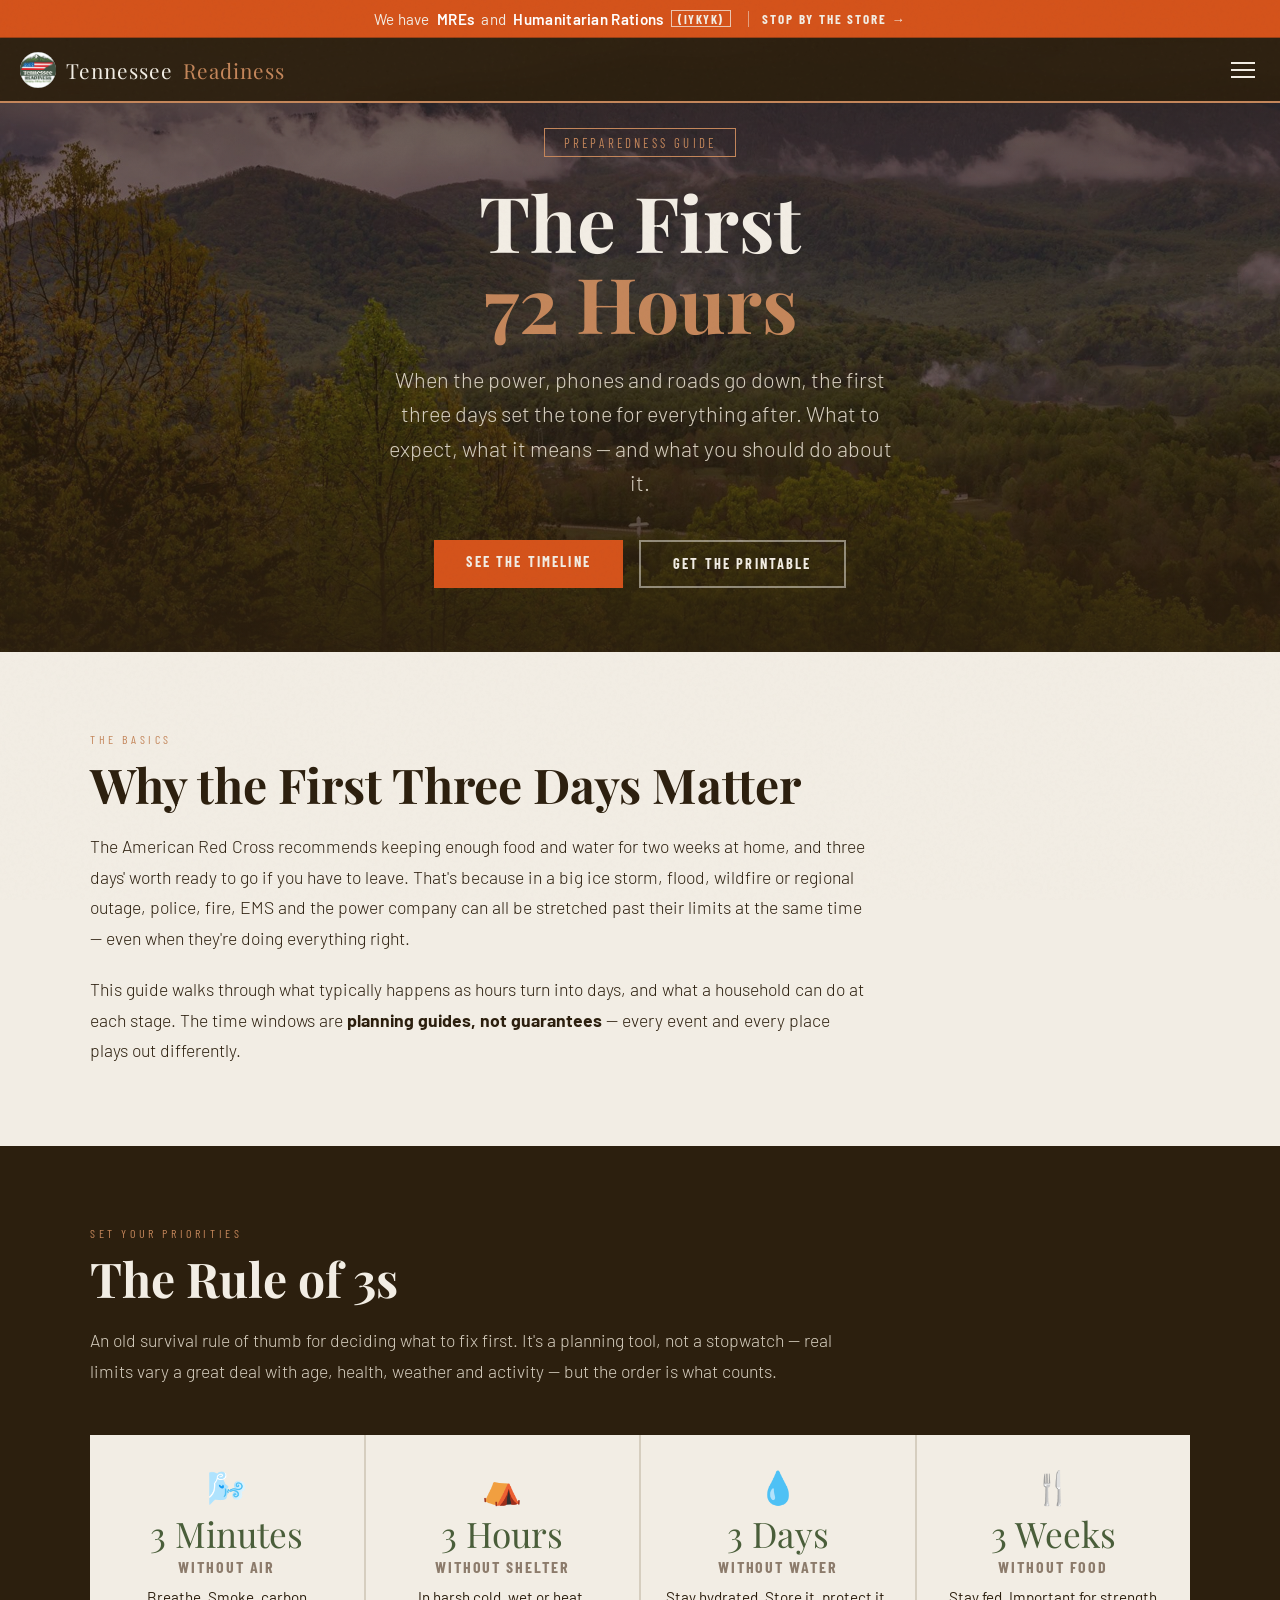
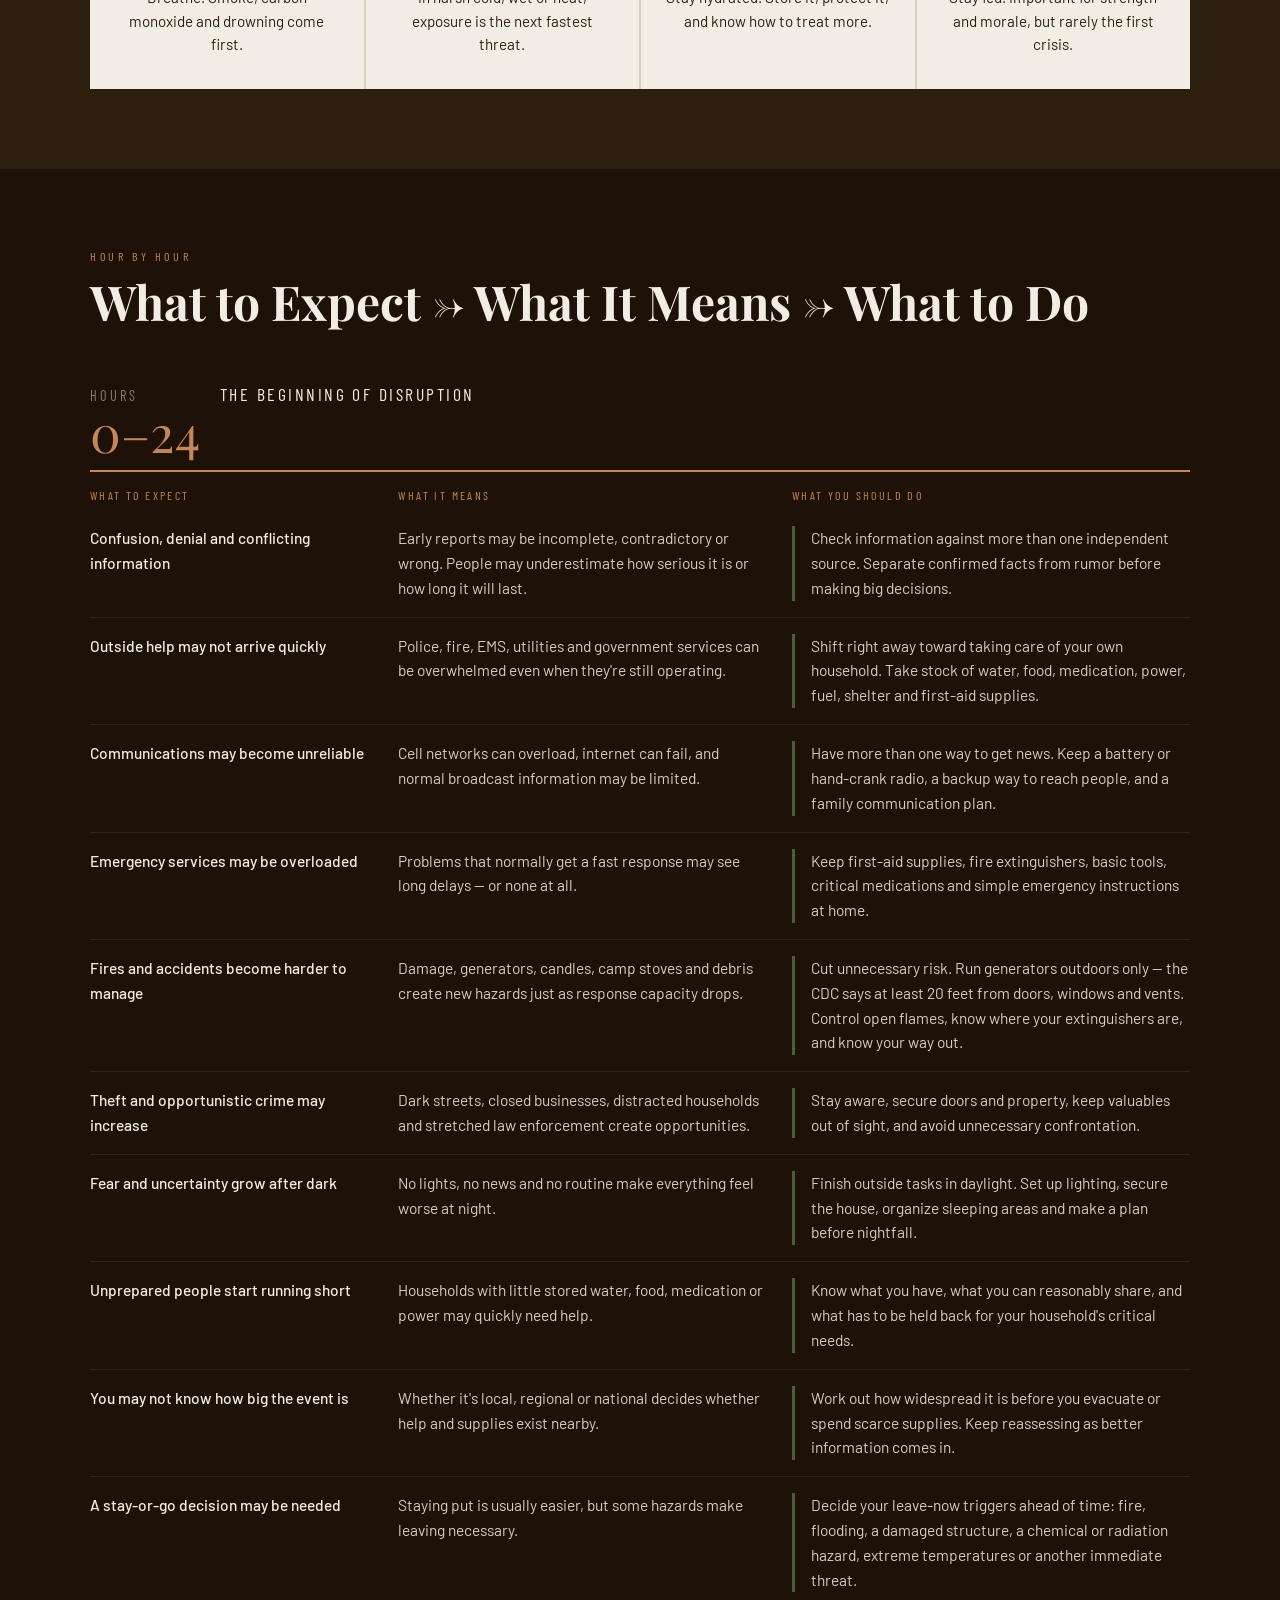
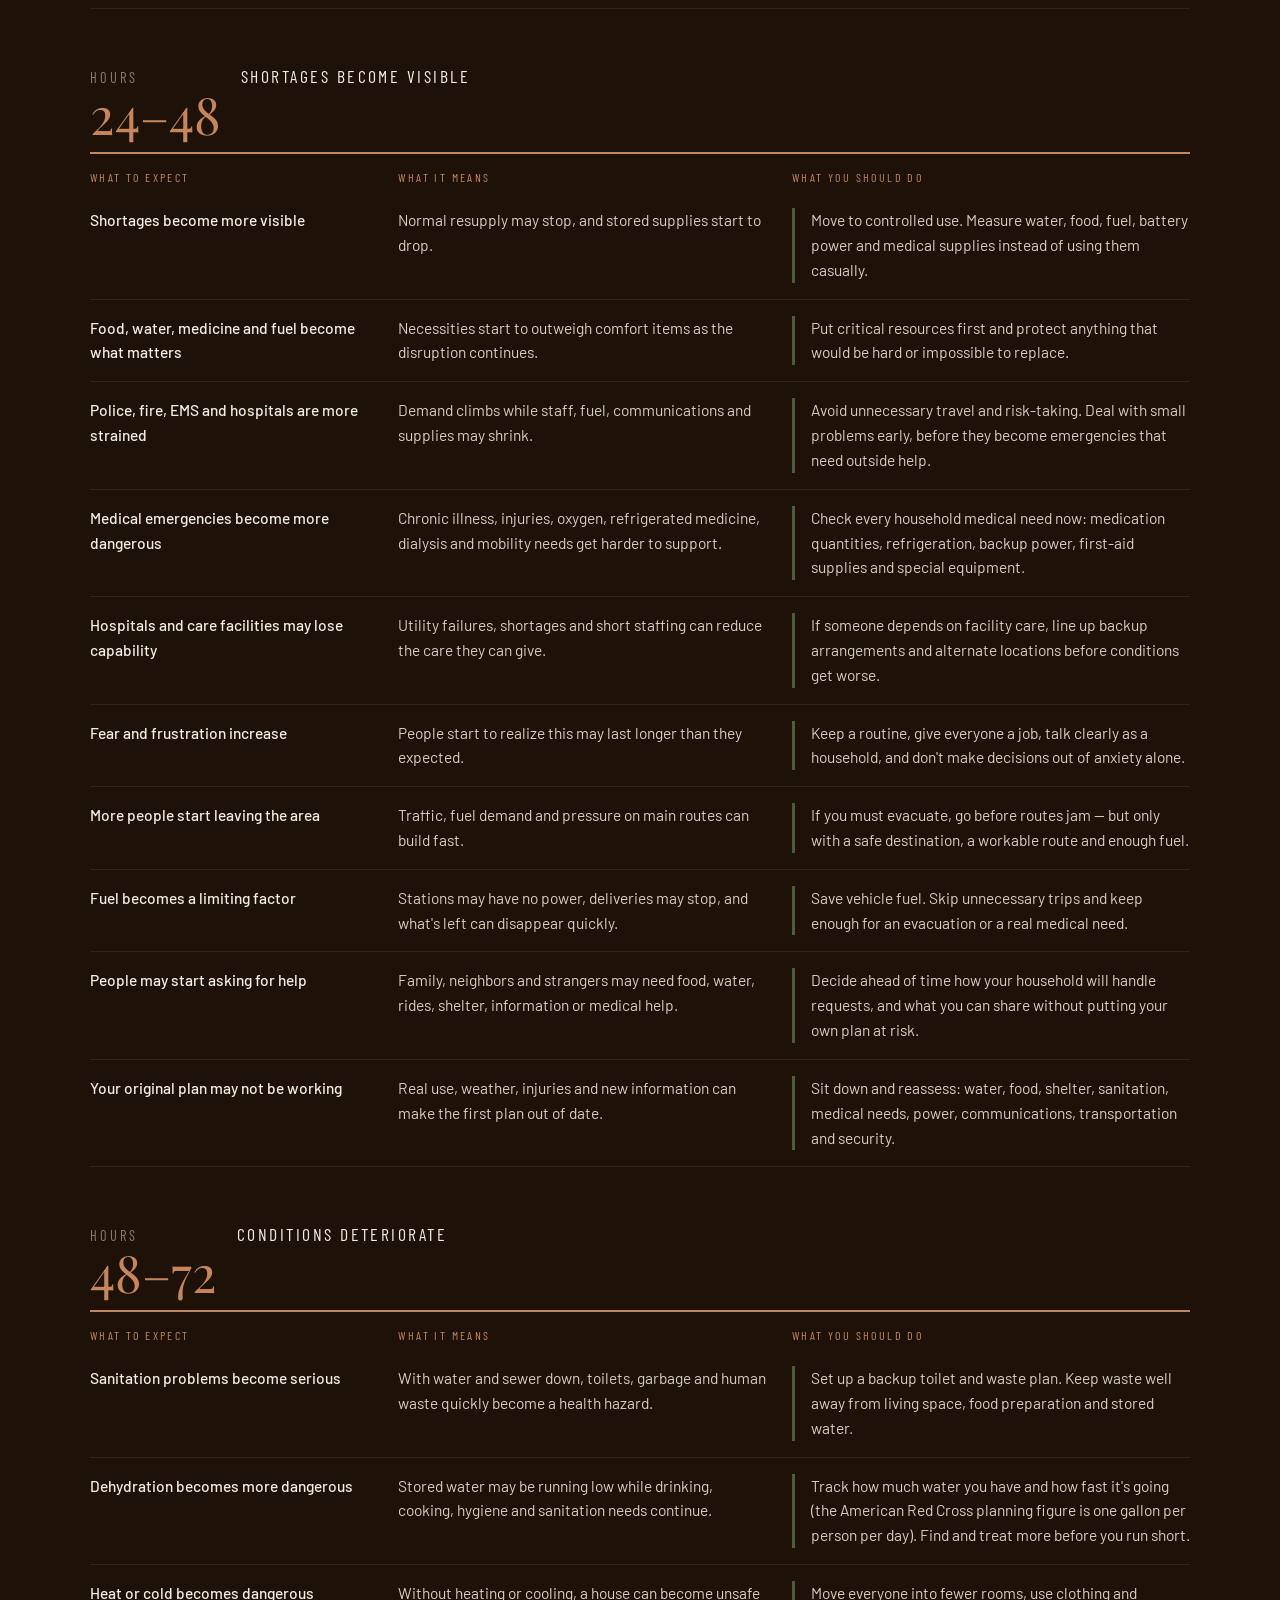
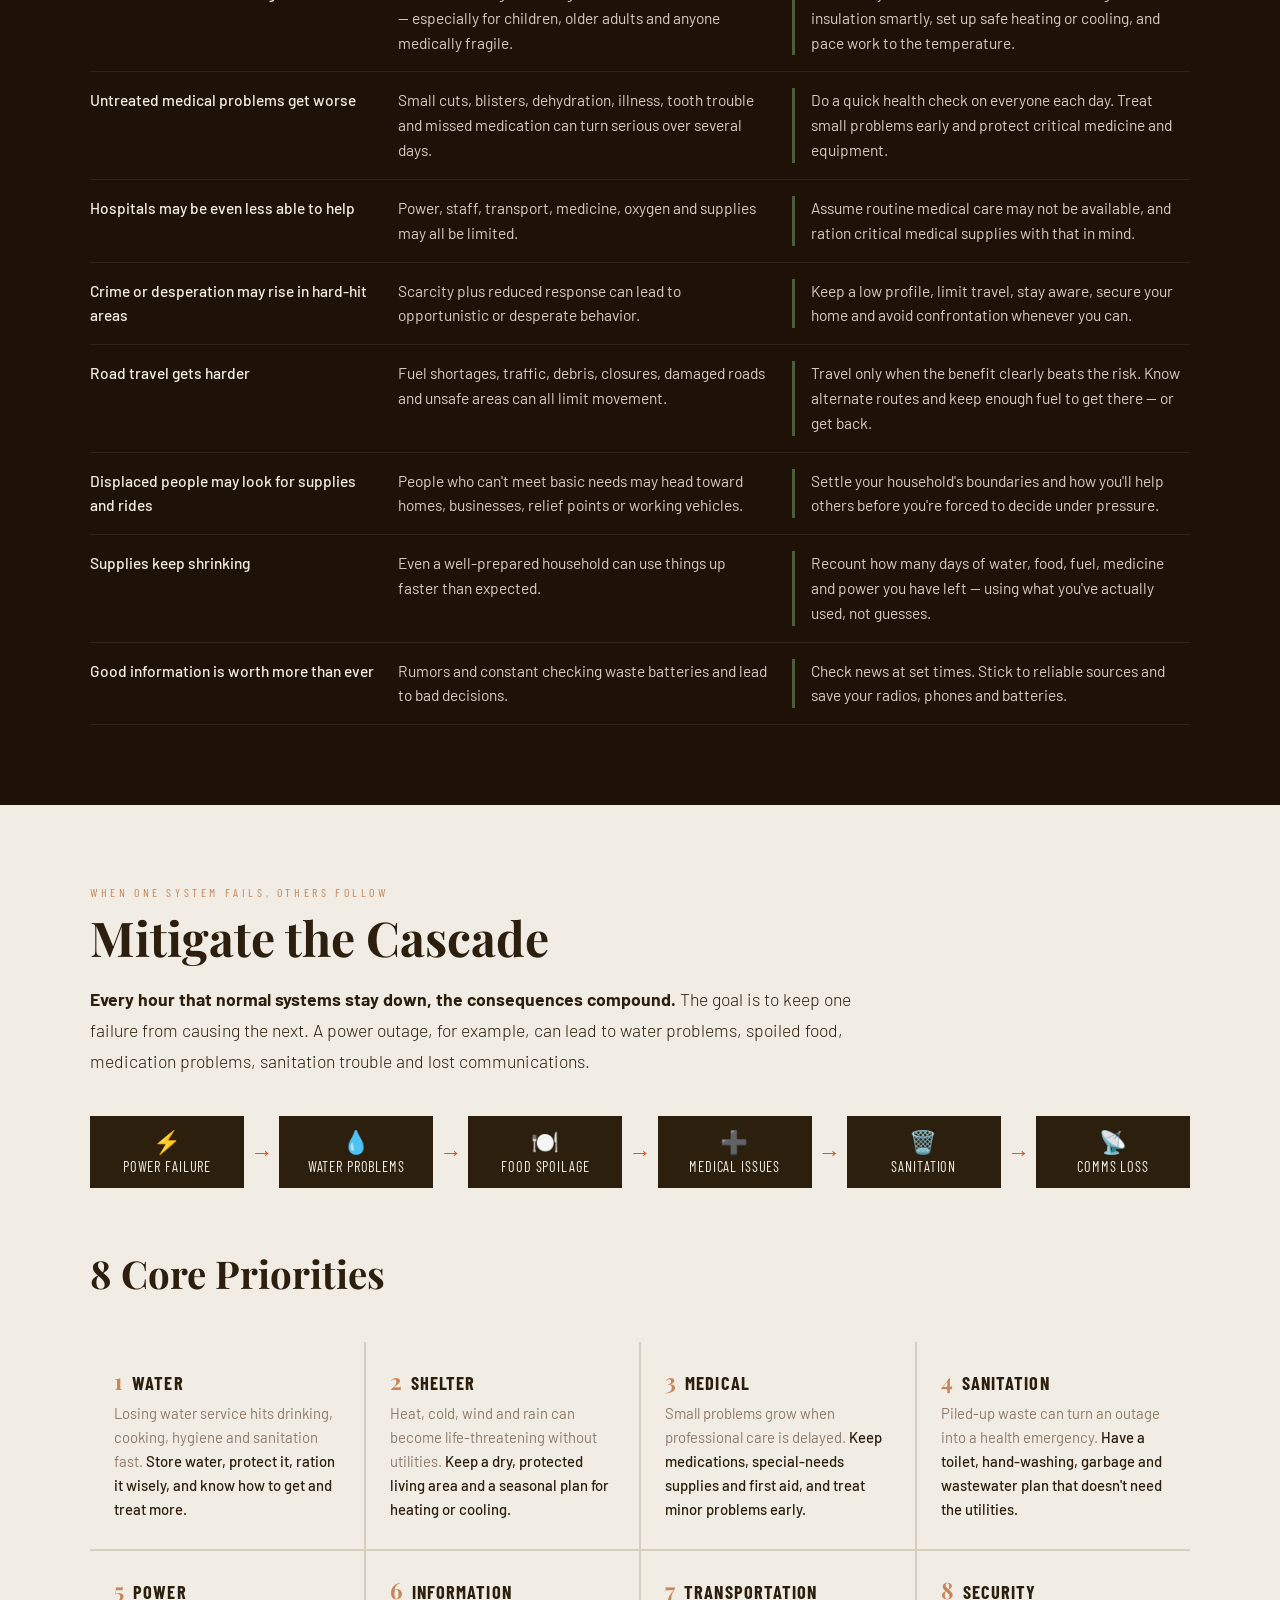
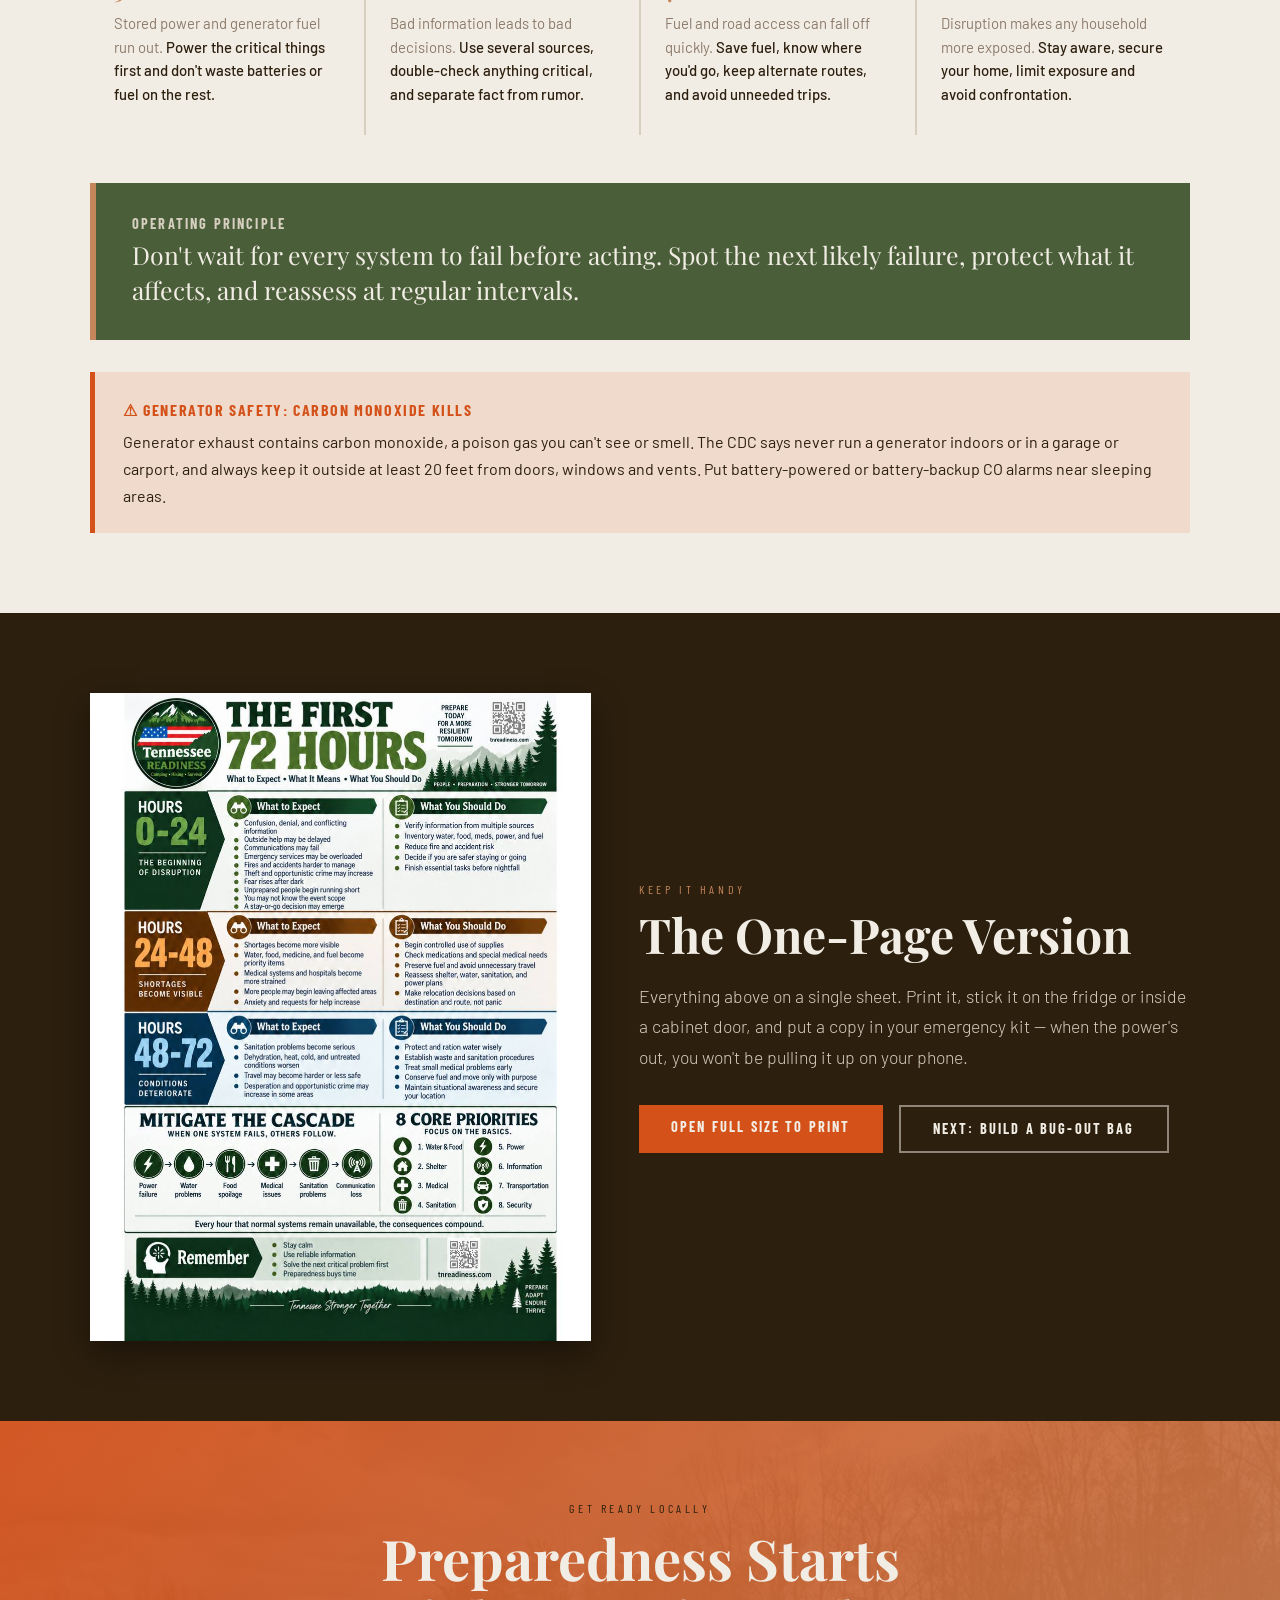
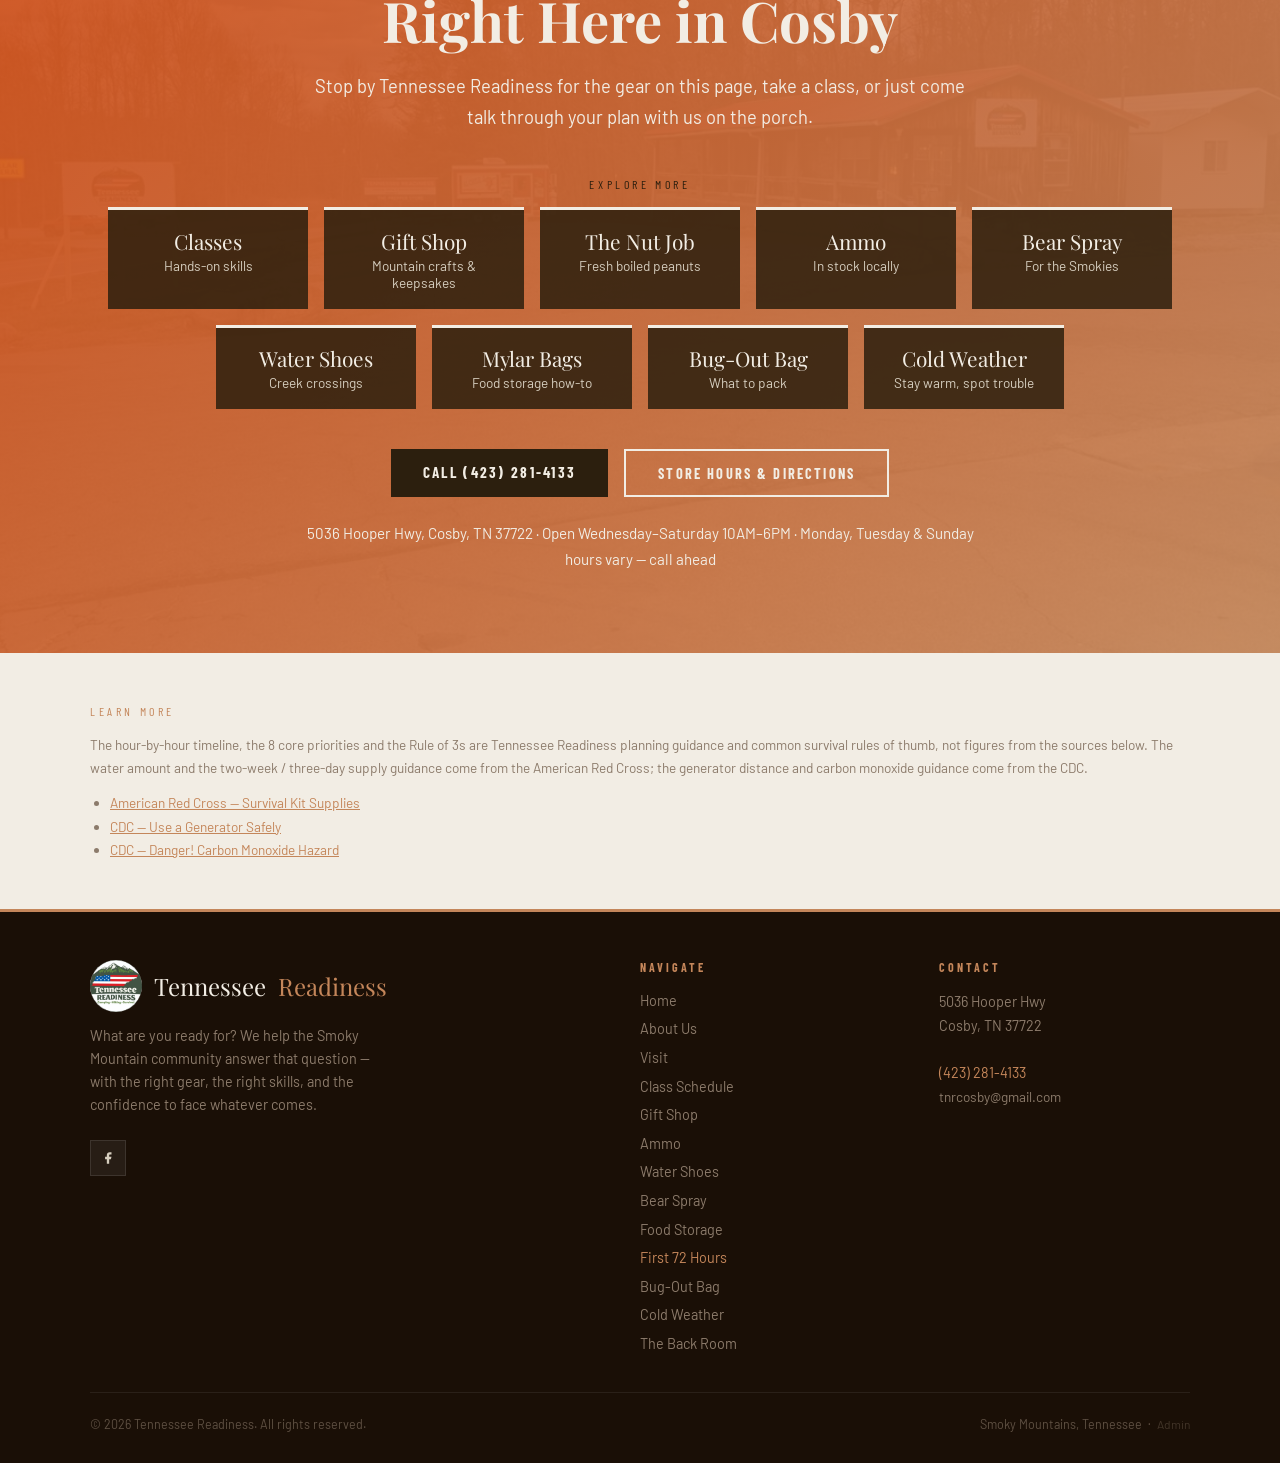
<file: tnr-v4/first-72-hours.html>
<!DOCTYPE html>
<html lang="en">
<head>
<meta charset="UTF-8">
<meta name="viewport" content="width=device-width, initial-scale=1.0">
<title>The First 72 Hours of a Disaster: What to Expect &amp; What to Do | Tennessee Readiness</title>
<meta name="description" content="Hour-by-hour guide to the first 72 hours of a major disruption: what to expect, what it means and what you should do. Free printable infographic from Tennessee Readiness in Cosby, TN.">
<link rel="canonical" href="https://tnreadiness.com/first-72-hours">

<!-- Open Graph -->
<meta property="og:type" content="article">
<meta property="og:url" content="https://tnreadiness.com/first-72-hours">
<meta property="og:title" content="The First 72 Hours: What to Expect &amp; What to Do | Tennessee Readiness">
<meta property="og:description" content="When the power, phones and roads go down, the first three days matter most. What to expect, what it means and what to do — hour by hour.">
<meta property="og:image" content="https://tnreadiness.com/images/first-72-hours-infographic.jpg">
<meta property="og:site_name" content="Tennessee Readiness">

<!-- Twitter Card -->
<meta name="twitter:card" content="summary_large_image">
<meta name="twitter:title" content="The First 72 Hours: What to Expect &amp; What to Do | Tennessee Readiness">
<meta name="twitter:description" content="What to expect, what it means and what to do in the first three days of a major disruption. From Tennessee Readiness in Cosby, TN.">

<!-- Structured Data -->
<script type="application/ld+json">
{
  "@context": "https://schema.org",
  "@type": "Article",
  "headline": "The First 72 Hours: What to Expect, What It Means, What You Should Do",
  "description": "Hour-by-hour planning guide to the first 72 hours of a major prolonged disruption.",
  "url": "https://tnreadiness.com/first-72-hours",
  "image": "https://tnreadiness.com/images/first-72-hours-infographic.jpg",
  "datePublished": "2026-11-20",
  "author": { "@type": "Organization", "name": "Tennessee Readiness" },
  "publisher": {
    "@type": "Organization",
    "name": "Tennessee Readiness",
    "logo": { "@type": "ImageObject", "url": "https://tnreadiness.com/images/logo.jpg" }
  }
}
</script>
<script type="application/ld+json">
{
  "@context": "https://schema.org",
  "@type": "BreadcrumbList",
  "itemListElement": [
    { "@type": "ListItem", "position": 1, "name": "Home", "item": "https://tnreadiness.com/" },
    { "@type": "ListItem", "position": 2, "name": "The First 72 Hours", "item": "https://tnreadiness.com/first-72-hours" }
  ]
}
</script>
<script type="application/ld+json">
{
  "@context": "https://schema.org",
  "@type": "FAQPage",
  "mainEntity": [
    {
      "@type": "Question",
      "name": "Why plan for the first 72 hours after a disaster?",
      "acceptedAnswer": { "@type": "Answer", "text": "In a major disaster, police, fire, EMS and utilities can be overwhelmed and help may take days to reach everyone. The American Red Cross recommends keeping a two-week supply of food and water at home and a three-day supply ready if you must evacuate. A household that can cover its own water, food, medicine, power and shelter for the first three days is in a far stronger position." }
    },
    {
      "@type": "Question",
      "name": "How much water should I store for an emergency?",
      "acceptedAnswer": { "@type": "Answer", "text": "The American Red Cross recommends one gallon of water per person per day: a three-day supply for evacuation and a two-week supply for home." }
    },
    {
      "@type": "Question",
      "name": "Where can I get emergency preparedness supplies near the Smoky Mountains?",
      "acceptedAnswer": { "@type": "Answer", "text": "Tennessee Readiness at 5036 Hooper Hwy in Cosby, TN carries preparedness gear and teaches classes. Open Wednesday–Saturday 10AM–6PM; Monday, Tuesday and Sunday hours vary, so call (423) 281-4133 ahead." }
    }
  ]
}
</script>

<link rel="preconnect" href="https://fonts.googleapis.com">
<link rel="preconnect" href="https://fonts.gstatic.com" crossorigin>
<link href="https://fonts.googleapis.com/css2?family=Playfair+Display:wght@700;900&family=Barlow+Condensed:wght@400;600;700&family=Barlow:wght@300;400;500&display=swap" rel="stylesheet">
<link rel="icon" href="images/TNR Favicon.jpg">
<link rel="stylesheet" href="css/styles.css">
<style>
  /* ── FIRST 72 HOURS PAGE ── */
  .page-hero {
    min-height: 70vh;
    background:
      linear-gradient(to bottom, rgba(44,31,14,0.8) 0%, rgba(44,31,14,0.55) 50%, rgba(44,31,14,0.9) 100%),
      url('images/hero.jpg') center/cover no-repeat;
    display: flex; flex-direction: column; justify-content: center; align-items: center;
    text-align: center; padding: 8rem 2rem 4rem;
  }
  .page-hero h1 {
    font-family: 'Playfair Display', serif;
    font-size: clamp(2.5rem, 6vw, 5rem);
    color: var(--cream); line-height: 1.05;
    animation: fadeUp 0.8s 0.15s ease both;
  }
  .page-hero h1 span { color: var(--clay); display: block; }

  .wrap { max-width: 1100px; margin: 0 auto; }
  .block { padding: 5rem 2rem; }
  .block-dark { background: var(--bark); color: var(--fog); }
  .block-dark .section-title { color: var(--cream); }
  .block-deep { background: #1e1208; color: var(--fog); }
  .block-deep .section-title { color: var(--cream); }
  .lead { font-size: 1.1rem; line-height: 1.75; font-weight: 300; margin-top: 1.25rem; max-width: 780px; }
  .fine { font-size: 0.85rem; color: var(--stone); margin-top: 1rem; line-height: 1.6; }

  /* Rule of 3s */
  .threes { display: grid; grid-template-columns: repeat(auto-fit, minmax(200px, 1fr)); gap: 2px; background: var(--fog); margin-top: 3rem; }
  .threes > div { background: var(--cream); padding: 2rem 1.5rem; text-align: center; }
  .threes .icon { font-size: 2rem; }
  .threes .num { font-family: 'Playfair Display', serif; font-size: 2.2rem; color: var(--moss); line-height: 1.1; margin-top: 0.5rem; }
  .threes h3 { font-family: 'Barlow Condensed', sans-serif; font-size: 1rem; letter-spacing: 0.12em; text-transform: uppercase; color: var(--stone); margin-top: 0.25rem; }
  .threes div { color: var(--bark); }
  .threes p { font-size: 0.95rem; line-height: 1.55; margin-top: 0.6rem; color: var(--bark); }

  /* Timeline phases */
  .phase { margin-top: 3.5rem; }
  .phase-head { display: flex; align-items: baseline; gap: 1.25rem; flex-wrap: wrap; border-bottom: 2px solid var(--clay); padding-bottom: 0.75rem; }
  .phase-head .hrs { font-family: 'Playfair Display', serif; font-size: clamp(2.2rem, 5vw, 3.2rem); color: var(--clay); line-height: 1; }
  .phase-head .hrs small { font-family: 'Barlow Condensed', sans-serif; font-size: 0.9rem; letter-spacing: 0.2em; text-transform: uppercase; color: var(--stone); display: block; margin-bottom: 0.2rem; }
  .phase-head .tag { font-family: 'Barlow Condensed', sans-serif; font-size: 1.1rem; letter-spacing: 0.14em; text-transform: uppercase; color: var(--cream); }
  .xcols, .xrow { display: grid; grid-template-columns: 1fr 1.3fr 1.4fr; gap: 1.5rem; }
  .xcols { padding: 1rem 0 0.5rem; }
  .xcols div { font-family: 'Barlow Condensed', sans-serif; font-size: 0.75rem; letter-spacing: 0.2em; text-transform: uppercase; color: var(--clay); }
  .xrow { padding: 1rem 0; border-bottom: 1px solid rgba(255,255,255,0.08); line-height: 1.6; font-size: 0.97rem; }
  .xrow > div:first-child { color: var(--cream); font-weight: 500; }
  .xrow > div:last-child { border-left: 3px solid var(--moss); padding-left: 1rem; }
  .xlbl { display: none; }

  /* Cascade */
  .cascade { display: flex; flex-wrap: nowrap; align-items: stretch; justify-content: center; gap: 0.4rem; margin-top: 2.5rem; }
  .cascade .node { flex: 1 1 0; min-width: 0; background: var(--bark); color: var(--cream); padding: 0.75rem 0.4rem; font-family: 'Barlow Condensed', sans-serif; letter-spacing: 0.06em; text-transform: uppercase; font-size: 0.9rem; line-height: 1.2; text-align: center; }
  .cascade .arrow { align-self: center; }
  .cascade .node .icon { display: block; font-size: 1.4rem; margin-bottom: 0.2rem; }
  .cascade .arrow { color: var(--ember); font-size: 1.4rem; font-weight: 700; }

  .pri-grid { display: grid; grid-template-columns: repeat(auto-fit, minmax(240px, 1fr)); gap: 2px; background: var(--fog); margin-top: 3rem; }
  .pri-grid > div { background: var(--cream); padding: 1.5rem 1.5rem 1.75rem; }
  .pri-grid h3 { font-family: 'Barlow Condensed', sans-serif; font-size: 1.15rem; letter-spacing: 0.06em; text-transform: uppercase; margin-bottom: 0.4rem; display: flex; gap: 0.5rem; align-items: baseline; }
  .pri-grid h3 .n { font-family: 'Playfair Display', serif; color: var(--clay); font-size: 1.4rem; }
  .pri-grid p { font-size: 0.93rem; line-height: 1.6; color: var(--stone); }
  .pri-grid p strong { color: var(--bark); font-weight: 500; }

  .principle { margin-top: 3rem; padding: 2rem 2.25rem; background: var(--moss); color: var(--cream); border-left: 6px solid var(--clay); }
  .principle strong { font-family: 'Barlow Condensed', sans-serif; letter-spacing: 0.15em; text-transform: uppercase; color: var(--fog); display: block; margin-bottom: 0.4rem; font-size: 0.9rem; }
  .principle p { font-family: 'Playfair Display', serif; font-size: clamp(1.2rem, 2.5vw, 1.55rem); line-height: 1.4; }

  .warning { margin-top: 2rem; padding: 1.5rem 1.75rem; background: rgba(212,82,26,0.12); border-left: 5px solid var(--ember); line-height: 1.7; }
  .warning strong { font-family: 'Barlow Condensed', sans-serif; letter-spacing: 0.1em; text-transform: uppercase; color: var(--ember); display: block; margin-bottom: 0.3rem; }

  /* Infographic */
  .infographic { display: grid; grid-template-columns: minmax(0, 1fr) minmax(0, 1.1fr); gap: 3rem; align-items: center; }
  .infographic img { width: 100%; height: auto; display: block; box-shadow: 0 12px 32px rgba(0,0,0,0.4); }
  .infographic .btn-row { display: flex; gap: 1rem; flex-wrap: wrap; margin-top: 2rem; }

  /* Promo */
  .promo {
    background: linear-gradient(135deg, rgba(212,82,26,0.95), rgba(196,134,90,0.92)), url('images/store_exterior.jpg') center/cover no-repeat;
    padding: 5rem 2rem; text-align: center; color: var(--cream);
  }
  .promo .section-label { color: var(--bark); }
  .promo h2 { font-family: 'Playfair Display', serif; font-size: clamp(2.2rem, 5vw, 3.5rem); line-height: 1.1; }
  .promo p { font-size: 1.15rem; line-height: 1.7; max-width: 680px; margin: 1.25rem auto 0; }
  .promo .btn-row { display: flex; gap: 1rem; justify-content: center; flex-wrap: wrap; margin-top: 2.5rem; }
  .btn-dark { background: var(--bark); color: var(--cream); font-family: 'Barlow Condensed', sans-serif; font-weight: 700; font-size: 0.95rem; letter-spacing: 0.15em; text-transform: uppercase; padding: 0.9rem 2rem; text-decoration: none; transition: transform 0.15s; display: inline-block; }
  .btn-dark:hover { transform: translateY(-2px); }
  .promo .btn-outline { border-color: var(--cream); }

  .sources { font-size: 0.85rem; color: var(--stone); line-height: 1.7; }
  .sources a { color: var(--clay); }
  .sources ul { margin: 0.75rem 0 0 1.25rem; }

  @media (max-width: 768px) {
    .block { padding: 3.5rem 1.25rem; }
    .xcols { display: none; }
    .xrow { grid-template-columns: 1fr; gap: 0.5rem; padding: 1.25rem 0; }
    .xrow > div:last-child { padding-left: 0.85rem; }
    .xlbl { display: block; font-family: 'Barlow Condensed', sans-serif; font-size: 0.7rem; letter-spacing: 0.2em; text-transform: uppercase; color: var(--clay); font-weight: 600; }
    .cascade { flex-direction: column; align-items: center; }
    .cascade .arrow { transform: rotate(90deg); }
    .cascade .node { width: 100%; max-width: 280px; flex: none; }
    .infographic { grid-template-columns: 1fr; gap: 2rem; }
    .principle { padding: 1.5rem; }
  }
</style>
</head>
<body>

<!-- ── ANNOUNCEMENT BAR (same on every page; plain HTML so search engines and AI crawlers can read it) ── -->
<aside class="announce" aria-label="Store announcement">
  <a href="/#info">We have <strong>MREs</strong> and <strong>Humanitarian Rations</strong> <span class="iykyk">(IYKYK)</span><span class="announce-cta"><span class="announce-cta-text">Stop by the store</span> &rarr;</span></a>
</aside>

<!-- ── NAV ── -->
<nav>
  <a class="nav-brand" href="/" style="display:flex;align-items:center;gap:0.6rem;">
    <img src="images/logo.jpg" alt="Tennessee Readiness" style="width:36px;height:36px;border-radius:50%;object-fit:cover;">Tennessee <span>Readiness</span>
  </a>
  <button class="nav-hamburger" onclick="toggleNav()" aria-label="Toggle navigation">
    <span></span><span></span><span></span>
  </button>
  <ul class="nav-links">
    <li><a href="/#about">About</a></li>
    <li><a href="/#info">Visit</a></li>
    <li><a href="/calendar">Classes</a></li>
    <li class="has-sub is-current">
      <button class="nav-sub-toggle" type="button" aria-expanded="false" aria-haspopup="true" onclick="toggleSub(this)">Preparedness Guide <span class="caret">&#9662;</span></button>
      <ul class="nav-sub">
        <li><a href="/mylar-bags">Mylar Bags</a></li>
        <li><a href="/first-72-hours" style="color:var(--clay);">The First 72 Hours</a></li>
        <li><a href="/bug-out-bag">Bug-Out Bag</a></li>
        <li><a href="/cold-weather">Cold Weather Survival</a></li>
      </ul>
    </li>
    <li><a href="/#porch">The Porch</a></li>
    <li><a href="/#bigChairZone">Big Chair</a></li>
    <li><a href="/gift-shop">Gift Shop</a></li>
    <li><a href="/ammo">Ammo</a></li>
    <li><a href="/water-shoes">Water Shoes</a></li>
    <li><a href="/bear-spray">Bear Spray</a></li>
    <li><a href="/#backRoom">The Back Room</a></li>
  </ul>
</nav>

<!-- ── HERO ── -->
<section class="page-hero">
  <div class="hero-badge">Preparedness Guide</div>
  <h1>The First<span>72 Hours</span></h1>
  <p class="hero-sub">When the power, phones and roads go down, the first three days set the tone for everything after. What to expect, what it means — and what you should do about it.</p>
  <div class="hero-ctas">
    <a href="#timeline" class="btn-primary">See the Timeline</a>
    <a href="#printable" class="btn-outline">Get the Printable</a>
  </div>
</section>

<!-- ── WHY 72 HOURS ── -->
<section class="block">
  <div class="wrap">
    <div class="section-label">The Basics</div>
    <h2 class="section-title">Why the First Three Days Matter</h2>
    <p class="lead">The American Red Cross recommends keeping enough food and water for two weeks at home, and three days' worth ready to go if you have to leave. That's because in a big ice storm, flood, wildfire or regional outage, police, fire, EMS and the power company can all be stretched past their limits at the same time — even when they're doing everything right.</p>
    <p class="lead">This guide walks through what typically happens as hours turn into days, and what a household can do at each stage. The time windows are <strong>planning guides, not guarantees</strong> — every event and every place plays out differently.</p>
  </div>
</section>

<!-- ── RULE OF 3s ── -->
<section class="block block-dark">
  <div class="wrap">
    <div class="section-label">Set Your Priorities</div>
    <h2 class="section-title">The Rule of 3s</h2>
    <p class="lead">An old survival rule of thumb for deciding what to fix first. It's a planning tool, not a stopwatch — real limits vary a great deal with age, health, weather and activity — but the order is what counts.</p>
    <div class="threes">
      <div><div class="icon">🌬️</div><div class="num">3 Minutes</div><h3>Without Air</h3><p>Breathe. Smoke, carbon monoxide and drowning come first.</p></div>
      <div><div class="icon">⛺</div><div class="num">3 Hours</div><h3>Without Shelter</h3><p>In harsh cold, wet or heat, exposure is the next fastest threat.</p></div>
      <div><div class="icon">💧</div><div class="num">3 Days</div><h3>Without Water</h3><p>Stay hydrated. Store it, protect it, and know how to treat more.</p></div>
      <div><div class="icon">🍴</div><div class="num">3 Weeks</div><h3>Without Food</h3><p>Stay fed. Important for strength and morale, but rarely the first crisis.</p></div>
    </div>
  </div>
</section>

<!-- ── TIMELINE ── -->
<section class="block block-deep" id="timeline" style="scroll-margin-top:70px;">
  <div class="wrap">
    <div class="section-label">Hour by Hour</div>
    <h2 class="section-title">What to Expect → What It Means → What to Do</h2>

    <!-- 0–24 -->
    <div class="phase">
      <div class="phase-head"><div class="hrs"><small>Hours</small>0–24</div><div class="tag">The Beginning of Disruption</div></div>
      <div class="xcols"><div>What to Expect</div><div>What It Means</div><div>What You Should Do</div></div>
      <div class="xrow"><div><span class="xlbl">Expect</span>Confusion, denial and conflicting information</div><div><span class="xlbl">What it means</span>Early reports may be incomplete, contradictory or wrong. People may underestimate how serious it is or how long it will last.</div><div><span class="xlbl">What to do</span>Check information against more than one independent source. Separate confirmed facts from rumor before making big decisions.</div></div>
      <div class="xrow"><div><span class="xlbl">Expect</span>Outside help may not arrive quickly</div><div><span class="xlbl">What it means</span>Police, fire, EMS, utilities and government services can be overwhelmed even when they're still operating.</div><div><span class="xlbl">What to do</span>Shift right away toward taking care of your own household. Take stock of water, food, medication, power, fuel, shelter and first-aid supplies.</div></div>
      <div class="xrow"><div><span class="xlbl">Expect</span>Communications may become unreliable</div><div><span class="xlbl">What it means</span>Cell networks can overload, internet can fail, and normal broadcast information may be limited.</div><div><span class="xlbl">What to do</span>Have more than one way to get news. Keep a battery or hand-crank radio, a backup way to reach people, and a family communication plan.</div></div>
      <div class="xrow"><div><span class="xlbl">Expect</span>Emergency services may be overloaded</div><div><span class="xlbl">What it means</span>Problems that normally get a fast response may see long delays — or none at all.</div><div><span class="xlbl">What to do</span>Keep first-aid supplies, fire extinguishers, basic tools, critical medications and simple emergency instructions at home.</div></div>
      <div class="xrow"><div><span class="xlbl">Expect</span>Fires and accidents become harder to manage</div><div><span class="xlbl">What it means</span>Damage, generators, candles, camp stoves and debris create new hazards just as response capacity drops.</div><div><span class="xlbl">What to do</span>Cut unnecessary risk. Run generators outdoors only — the CDC says at least 20 feet from doors, windows and vents. Control open flames, know where your extinguishers are, and know your way out.</div></div>
      <div class="xrow"><div><span class="xlbl">Expect</span>Theft and opportunistic crime may increase</div><div><span class="xlbl">What it means</span>Dark streets, closed businesses, distracted households and stretched law enforcement create opportunities.</div><div><span class="xlbl">What to do</span>Stay aware, secure doors and property, keep valuables out of sight, and avoid unnecessary confrontation.</div></div>
      <div class="xrow"><div><span class="xlbl">Expect</span>Fear and uncertainty grow after dark</div><div><span class="xlbl">What it means</span>No lights, no news and no routine make everything feel worse at night.</div><div><span class="xlbl">What to do</span>Finish outside tasks in daylight. Set up lighting, secure the house, organize sleeping areas and make a plan before nightfall.</div></div>
      <div class="xrow"><div><span class="xlbl">Expect</span>Unprepared people start running short</div><div><span class="xlbl">What it means</span>Households with little stored water, food, medication or power may quickly need help.</div><div><span class="xlbl">What to do</span>Know what you have, what you can reasonably share, and what has to be held back for your household's critical needs.</div></div>
      <div class="xrow"><div><span class="xlbl">Expect</span>You may not know how big the event is</div><div><span class="xlbl">What it means</span>Whether it's local, regional or national decides whether help and supplies exist nearby.</div><div><span class="xlbl">What to do</span>Work out how widespread it is before you evacuate or spend scarce supplies. Keep reassessing as better information comes in.</div></div>
      <div class="xrow"><div><span class="xlbl">Expect</span>A stay-or-go decision may be needed</div><div><span class="xlbl">What it means</span>Staying put is usually easier, but some hazards make leaving necessary.</div><div><span class="xlbl">What to do</span>Decide your leave-now triggers ahead of time: fire, flooding, a damaged structure, a chemical or radiation hazard, extreme temperatures or another immediate threat.</div></div>
    </div>

    <!-- 24–48 -->
    <div class="phase">
      <div class="phase-head"><div class="hrs"><small>Hours</small>24–48</div><div class="tag">Shortages Become Visible</div></div>
      <div class="xcols"><div>What to Expect</div><div>What It Means</div><div>What You Should Do</div></div>
      <div class="xrow"><div><span class="xlbl">Expect</span>Shortages become more visible</div><div><span class="xlbl">What it means</span>Normal resupply may stop, and stored supplies start to drop.</div><div><span class="xlbl">What to do</span>Move to controlled use. Measure water, food, fuel, battery power and medical supplies instead of using them casually.</div></div>
      <div class="xrow"><div><span class="xlbl">Expect</span>Food, water, medicine and fuel become what matters</div><div><span class="xlbl">What it means</span>Necessities start to outweigh comfort items as the disruption continues.</div><div><span class="xlbl">What to do</span>Put critical resources first and protect anything that would be hard or impossible to replace.</div></div>
      <div class="xrow"><div><span class="xlbl">Expect</span>Police, fire, EMS and hospitals are more strained</div><div><span class="xlbl">What it means</span>Demand climbs while staff, fuel, communications and supplies may shrink.</div><div><span class="xlbl">What to do</span>Avoid unnecessary travel and risk-taking. Deal with small problems early, before they become emergencies that need outside help.</div></div>
      <div class="xrow"><div><span class="xlbl">Expect</span>Medical emergencies become more dangerous</div><div><span class="xlbl">What it means</span>Chronic illness, injuries, oxygen, refrigerated medicine, dialysis and mobility needs get harder to support.</div><div><span class="xlbl">What to do</span>Check every household medical need now: medication quantities, refrigeration, backup power, first-aid supplies and special equipment.</div></div>
      <div class="xrow"><div><span class="xlbl">Expect</span>Hospitals and care facilities may lose capability</div><div><span class="xlbl">What it means</span>Utility failures, shortages and short staffing can reduce the care they can give.</div><div><span class="xlbl">What to do</span>If someone depends on facility care, line up backup arrangements and alternate locations before conditions get worse.</div></div>
      <div class="xrow"><div><span class="xlbl">Expect</span>Fear and frustration increase</div><div><span class="xlbl">What it means</span>People start to realize this may last longer than they expected.</div><div><span class="xlbl">What to do</span>Keep a routine, give everyone a job, talk clearly as a household, and don't make decisions out of anxiety alone.</div></div>
      <div class="xrow"><div><span class="xlbl">Expect</span>More people start leaving the area</div><div><span class="xlbl">What it means</span>Traffic, fuel demand and pressure on main routes can build fast.</div><div><span class="xlbl">What to do</span>If you must evacuate, go before routes jam — but only with a safe destination, a workable route and enough fuel.</div></div>
      <div class="xrow"><div><span class="xlbl">Expect</span>Fuel becomes a limiting factor</div><div><span class="xlbl">What it means</span>Stations may have no power, deliveries may stop, and what's left can disappear quickly.</div><div><span class="xlbl">What to do</span>Save vehicle fuel. Skip unnecessary trips and keep enough for an evacuation or a real medical need.</div></div>
      <div class="xrow"><div><span class="xlbl">Expect</span>People may start asking for help</div><div><span class="xlbl">What it means</span>Family, neighbors and strangers may need food, water, rides, shelter, information or medical help.</div><div><span class="xlbl">What to do</span>Decide ahead of time how your household will handle requests, and what you can share without putting your own plan at risk.</div></div>
      <div class="xrow"><div><span class="xlbl">Expect</span>Your original plan may not be working</div><div><span class="xlbl">What it means</span>Real use, weather, injuries and new information can make the first plan out of date.</div><div><span class="xlbl">What to do</span>Sit down and reassess: water, food, shelter, sanitation, medical needs, power, communications, transportation and security.</div></div>
    </div>

    <!-- 48–72 -->
    <div class="phase">
      <div class="phase-head"><div class="hrs"><small>Hours</small>48–72</div><div class="tag">Conditions Deteriorate</div></div>
      <div class="xcols"><div>What to Expect</div><div>What It Means</div><div>What You Should Do</div></div>
      <div class="xrow"><div><span class="xlbl">Expect</span>Sanitation problems become serious</div><div><span class="xlbl">What it means</span>With water and sewer down, toilets, garbage and human waste quickly become a health hazard.</div><div><span class="xlbl">What to do</span>Set up a backup toilet and waste plan. Keep waste well away from living space, food preparation and stored water.</div></div>
      <div class="xrow"><div><span class="xlbl">Expect</span>Dehydration becomes more dangerous</div><div><span class="xlbl">What it means</span>Stored water may be running low while drinking, cooking, hygiene and sanitation needs continue.</div><div><span class="xlbl">What to do</span>Track how much water you have and how fast it's going (the American Red Cross planning figure is one gallon per person per day). Find and treat more before you run short.</div></div>
      <div class="xrow"><div><span class="xlbl">Expect</span>Heat or cold becomes dangerous</div><div><span class="xlbl">What it means</span>Without heating or cooling, a house can become unsafe — especially for children, older adults and anyone medically fragile.</div><div><span class="xlbl">What to do</span>Move everyone into fewer rooms, use clothing and insulation smartly, set up safe heating or cooling, and pace work to the temperature.</div></div>
      <div class="xrow"><div><span class="xlbl">Expect</span>Untreated medical problems get worse</div><div><span class="xlbl">What it means</span>Small cuts, blisters, dehydration, illness, tooth trouble and missed medication can turn serious over several days.</div><div><span class="xlbl">What to do</span>Do a quick health check on everyone each day. Treat small problems early and protect critical medicine and equipment.</div></div>
      <div class="xrow"><div><span class="xlbl">Expect</span>Hospitals may be even less able to help</div><div><span class="xlbl">What it means</span>Power, staff, transport, medicine, oxygen and supplies may all be limited.</div><div><span class="xlbl">What to do</span>Assume routine medical care may not be available, and ration critical medical supplies with that in mind.</div></div>
      <div class="xrow"><div><span class="xlbl">Expect</span>Crime or desperation may rise in hard-hit areas</div><div><span class="xlbl">What it means</span>Scarcity plus reduced response can lead to opportunistic or desperate behavior.</div><div><span class="xlbl">What to do</span>Keep a low profile, limit travel, stay aware, secure your home and avoid confrontation whenever you can.</div></div>
      <div class="xrow"><div><span class="xlbl">Expect</span>Road travel gets harder</div><div><span class="xlbl">What it means</span>Fuel shortages, traffic, debris, closures, damaged roads and unsafe areas can all limit movement.</div><div><span class="xlbl">What to do</span>Travel only when the benefit clearly beats the risk. Know alternate routes and keep enough fuel to get there — or get back.</div></div>
      <div class="xrow"><div><span class="xlbl">Expect</span>Displaced people may look for supplies and rides</div><div><span class="xlbl">What it means</span>People who can't meet basic needs may head toward homes, businesses, relief points or working vehicles.</div><div><span class="xlbl">What to do</span>Settle your household's boundaries and how you'll help others before you're forced to decide under pressure.</div></div>
      <div class="xrow"><div><span class="xlbl">Expect</span>Supplies keep shrinking</div><div><span class="xlbl">What it means</span>Even a well-prepared household can use things up faster than expected.</div><div><span class="xlbl">What to do</span>Recount how many days of water, food, fuel, medicine and power you have left — using what you've actually used, not guesses.</div></div>
      <div class="xrow"><div><span class="xlbl">Expect</span>Good information is worth more than ever</div><div><span class="xlbl">What it means</span>Rumors and constant checking waste batteries and lead to bad decisions.</div><div><span class="xlbl">What to do</span>Check news at set times. Stick to reliable sources and save your radios, phones and batteries.</div></div>
    </div>
  </div>
</section>

<!-- ── CASCADE ── -->
<section class="block">
  <div class="wrap">
    <div class="section-label">When One System Fails, Others Follow</div>
    <h2 class="section-title">Mitigate the Cascade</h2>
    <p class="lead"><strong>Every hour that normal systems stay down, the consequences compound.</strong> The goal is to keep one failure from causing the next. A power outage, for example, can lead to water problems, spoiled food, medication problems, sanitation trouble and lost communications.</p>

    <div class="cascade" aria-label="Example chain: power failure leads to water problems, food spoilage, medical issues, sanitation problems and communication loss">
      <div class="node"><span class="icon">⚡</span>Power Failure</div><div class="arrow">→</div>
      <div class="node"><span class="icon">💧</span>Water Problems</div><div class="arrow">→</div>
      <div class="node"><span class="icon">🍽️</span>Food Spoilage</div><div class="arrow">→</div>
      <div class="node"><span class="icon">➕</span>Medical Issues</div><div class="arrow">→</div>
      <div class="node"><span class="icon">🗑️</span>Sanitation</div><div class="arrow">→</div>
      <div class="node"><span class="icon">📡</span>Comms Loss</div>
    </div>

    <h3 class="section-title" style="font-size:clamp(1.6rem,3.5vw,2.4rem); margin-top:4rem;">8 Core Priorities</h3>
    <div class="pri-grid">
      <div><h3><span class="n">1</span>Water</h3><p>Losing water service hits drinking, cooking, hygiene and sanitation fast. <strong>Store water, protect it, ration it wisely, and know how to get and treat more.</strong></p></div>
      <div><h3><span class="n">2</span>Shelter</h3><p>Heat, cold, wind and rain can become life-threatening without utilities. <strong>Keep a dry, protected living area and a seasonal plan for heating or cooling.</strong></p></div>
      <div><h3><span class="n">3</span>Medical</h3><p>Small problems grow when professional care is delayed. <strong>Keep medications, special-needs supplies and first aid, and treat minor problems early.</strong></p></div>
      <div><h3><span class="n">4</span>Sanitation</h3><p>Piled-up waste can turn an outage into a health emergency. <strong>Have a toilet, hand-washing, garbage and wastewater plan that doesn't need the utilities.</strong></p></div>
      <div><h3><span class="n">5</span>Power</h3><p>Stored power and generator fuel run out. <strong>Power the critical things first and don't waste batteries or fuel on the rest.</strong></p></div>
      <div><h3><span class="n">6</span>Information</h3><p>Bad information leads to bad decisions. <strong>Use several sources, double-check anything critical, and separate fact from rumor.</strong></p></div>
      <div><h3><span class="n">7</span>Transportation</h3><p>Fuel and road access can fall off quickly. <strong>Save fuel, know where you'd go, keep alternate routes, and avoid unneeded trips.</strong></p></div>
      <div><h3><span class="n">8</span>Security</h3><p>Disruption makes any household more exposed. <strong>Stay aware, secure your home, limit exposure and avoid confrontation.</strong></p></div>
    </div>

    <div class="principle">
      <strong>Operating Principle</strong>
      <p>Don't wait for every system to fail before acting. Spot the next likely failure, protect what it affects, and reassess at regular intervals.</p>
    </div>

    <div class="warning">
      <strong>⚠ Generator Safety: Carbon Monoxide Kills</strong>
      Generator exhaust contains carbon monoxide, a poison gas you can't see or smell. The CDC says never run a generator indoors or in a garage or carport, and always keep it outside at least 20 feet from doors, windows and vents. Put battery-powered or battery-backup CO alarms near sleeping areas.
    </div>
  </div>
</section>

<!-- ── PRINTABLE ── -->
<section class="block block-dark" id="printable" style="scroll-margin-top:70px;">
  <div class="wrap infographic">
    <a href="images/first-72-hours-infographic.jpg" target="_blank" rel="noopener">
      <img src="images/first-72-hours-infographic.jpg" alt="The First 72 Hours infographic: what to expect and what to do in hours 0–24, 24–48 and 48–72, the disaster cascade and 8 core priorities" width="1000" height="1294" loading="lazy" decoding="async">
    </a>
    <div>
      <div class="section-label">Keep It Handy</div>
      <h2 class="section-title">The One-Page Version</h2>
      <p class="lead">Everything above on a single sheet. Print it, stick it on the fridge or inside a cabinet door, and put a copy in your emergency kit — when the power's out, you won't be pulling it up on your phone.</p>
      <div class="btn-row">
        <a href="images/first-72-hours-infographic.jpg" target="_blank" rel="noopener" class="btn-primary">Open Full Size to Print</a>
        <a href="/bug-out-bag" class="btn-outline">Next: Build a Bug-Out Bag</a>
      </div>
    </div>
  </div>
</section>

<!-- ── PROMO ── -->
<section class="promo">
  <div class="wrap">
    <div class="section-label">Get Ready Locally</div>
    <h2>Preparedness Starts<br>Right Here in Cosby</h2>
    <p>Stop by Tennessee Readiness for the gear on this page, take a class, or just come talk through your plan with us on the porch.</p>
    <div class="tiles-label">Explore More</div>
    <div class="topic-tiles">
      <a href="/calendar"><span class="t">Classes</span><span class="u">Hands-on skills</span></a>
      <a href="/gift-shop"><span class="t">Gift Shop</span><span class="u">Mountain crafts &amp; keepsakes</span></a>
      <a href="/nut-job"><span class="t">The Nut Job</span><span class="u">Fresh boiled peanuts</span></a>
      <a href="/ammo"><span class="t">Ammo</span><span class="u">In stock locally</span></a>
      <a href="/bear-spray"><span class="t">Bear Spray</span><span class="u">For the Smokies</span></a>
      <a href="/water-shoes"><span class="t">Water Shoes</span><span class="u">Creek crossings</span></a>
      <a href="/mylar-bags"><span class="t">Mylar Bags</span><span class="u">Food storage how-to</span></a>
      <a href="/bug-out-bag"><span class="t">Bug-Out Bag</span><span class="u">What to pack</span></a>
      <a href="/cold-weather"><span class="t">Cold Weather</span><span class="u">Stay warm, spot trouble</span></a>
    </div>
    <div class="btn-row">
      <a href="tel:+14232814133" class="btn-dark">Call (423) 281-4133</a>
      <a href="/#info" class="btn-outline">Store Hours &amp; Directions</a>
    </div>
    <p style="font-size:0.95rem; margin-top:1.5rem;">5036 Hooper Hwy, Cosby, TN 37722 · Open Wednesday–Saturday 10AM–6PM · Monday, Tuesday &amp; Sunday hours vary — call ahead</p>
  </div>
</section>

<!-- ── SOURCES ── -->
<section class="block" style="padding-top:3rem; padding-bottom:3rem;">
  <div class="wrap sources">
    <div class="section-label">Learn More</div>
    <p>The hour-by-hour timeline, the 8 core priorities and the Rule of 3s are Tennessee Readiness planning guidance and common survival rules of thumb, not figures from the sources below. The water amount and the two-week / three-day supply guidance come from the American Red Cross; the generator distance and carbon monoxide guidance come from the CDC.</p>
    <ul>
      <li><a href="https://www.redcross.org/get-help/how-to-prepare-for-emergencies/survival-kit-supplies.html" target="_blank" rel="noopener">American Red Cross — Survival Kit Supplies</a></li>
      <li><a href="https://www.cdc.gov/natural-disasters/psa-toolkit/use-a-generator-safely.html" target="_blank" rel="noopener">CDC — Use a Generator Safely</a></li>
      <li><a href="https://www.cdc.gov/nceh/multimedia/infographics/carbon_monoxide_danger.html" target="_blank" rel="noopener">CDC — Danger! Carbon Monoxide Hazard</a></li>
    </ul>
  </div>
</section>

<!-- ── FOOTER ── -->
<footer>
  <div class="footer-inner">
    <div>
      <div class="footer-brand" style="display:flex;align-items:center;gap:0.75rem;"><img src="images/logo.jpg" alt="Tennessee Readiness" style="width:52px;height:52px;border-radius:50%;object-fit:cover;">Tennessee <span>Readiness</span></div>
      <p class="footer-tagline">What are you ready for? We help the Smoky Mountain community answer that question — with the right gear, the right skills, and the confidence to face whatever comes.</p>
      <div class="footer-social">
        <a href="https://www.facebook.com/tennesseereadiness" target="_blank" rel="noopener" title="Facebook">
          <svg width="14" height="14" viewBox="0 0 24 24" fill="currentColor"><path d="M18 2h-3a5 5 0 0 0-5 5v3H7v4h3v8h4v-8h3l1-4h-4V7a1 1 0 0 1 1-1h3z"/></svg>
        </a>
      </div>
    </div>
    <div class="footer-col">
      <h4>Navigate</h4>
      <ul>
        <li><a href="/">Home</a></li>
        <li><a href="/#about">About Us</a></li>
        <li><a href="/#info">Visit</a></li>
        <li><a href="/calendar">Class Schedule</a></li>
        <li><a href="/gift-shop">Gift Shop</a></li>
        <li><a href="/ammo">Ammo</a></li>
        <li><a href="/water-shoes">Water Shoes</a></li>
        <li><a href="/bear-spray">Bear Spray</a></li>
        <li><a href="/mylar-bags">Food Storage</a></li>
        <li><a href="/first-72-hours" style="color:var(--clay);">First 72 Hours</a></li>
        <li><a href="/bug-out-bag">Bug-Out Bag</a></li>
        <li><a href="/cold-weather">Cold Weather</a></li>
        <li><a href="/#backRoom">The Back Room</a></li>
      </ul>
    </div>
    <div class="footer-col">
      <h4>Contact</h4>
      <p>
        5036 Hooper Hwy<br>
        Cosby, TN 37722<br><br>
        <a href="tel:+14232814133" style="color:var(--clay); text-decoration:none;">(423) 281-4133</a><br>
        <a href="mailto:tnrcosby@gmail.com" style="color:var(--stone); text-decoration:none; font-size:0.85rem;">tnrcosby@gmail.com</a>
      </p>
    </div>
  </div>
  <div class="footer-bottom">
    <p>© 2026 Tennessee Readiness. All rights reserved.</p>
    <p>Smoky Mountains, Tennessee &nbsp;·&nbsp; <a href="admin.html" target="_blank" style="color:rgba(140,123,107,0.35); text-decoration:none; font-size:0.75rem;">Admin</a></p>
  </div>
</footer>

<script>
function toggleNav() {
  document.querySelector('.nav-hamburger').classList.toggle('is-open');
  document.querySelector('.nav-links').classList.toggle('is-open');
}
document.querySelectorAll('.nav-links a').forEach(a => {
  a.addEventListener('click', () => {
    document.querySelector('.nav-hamburger').classList.remove('is-open');
    document.querySelector('.nav-links').classList.remove('is-open');
  });
});
function toggleSub(btn) {
  const open = btn.parentElement.classList.toggle('is-open');
  btn.setAttribute('aria-expanded', open);
}
function closeSubs() {
  document.querySelectorAll('.has-sub.is-open').forEach(li => {
    li.classList.remove('is-open');
    li.querySelector('.nav-sub-toggle').setAttribute('aria-expanded', 'false');
  });
}
document.addEventListener('click', e => { if (!e.target.closest('.has-sub')) closeSubs(); });
document.addEventListener('keydown', e => { if (e.key === 'Escape') closeSubs(); });
</script>
</body>
</html>
</file>
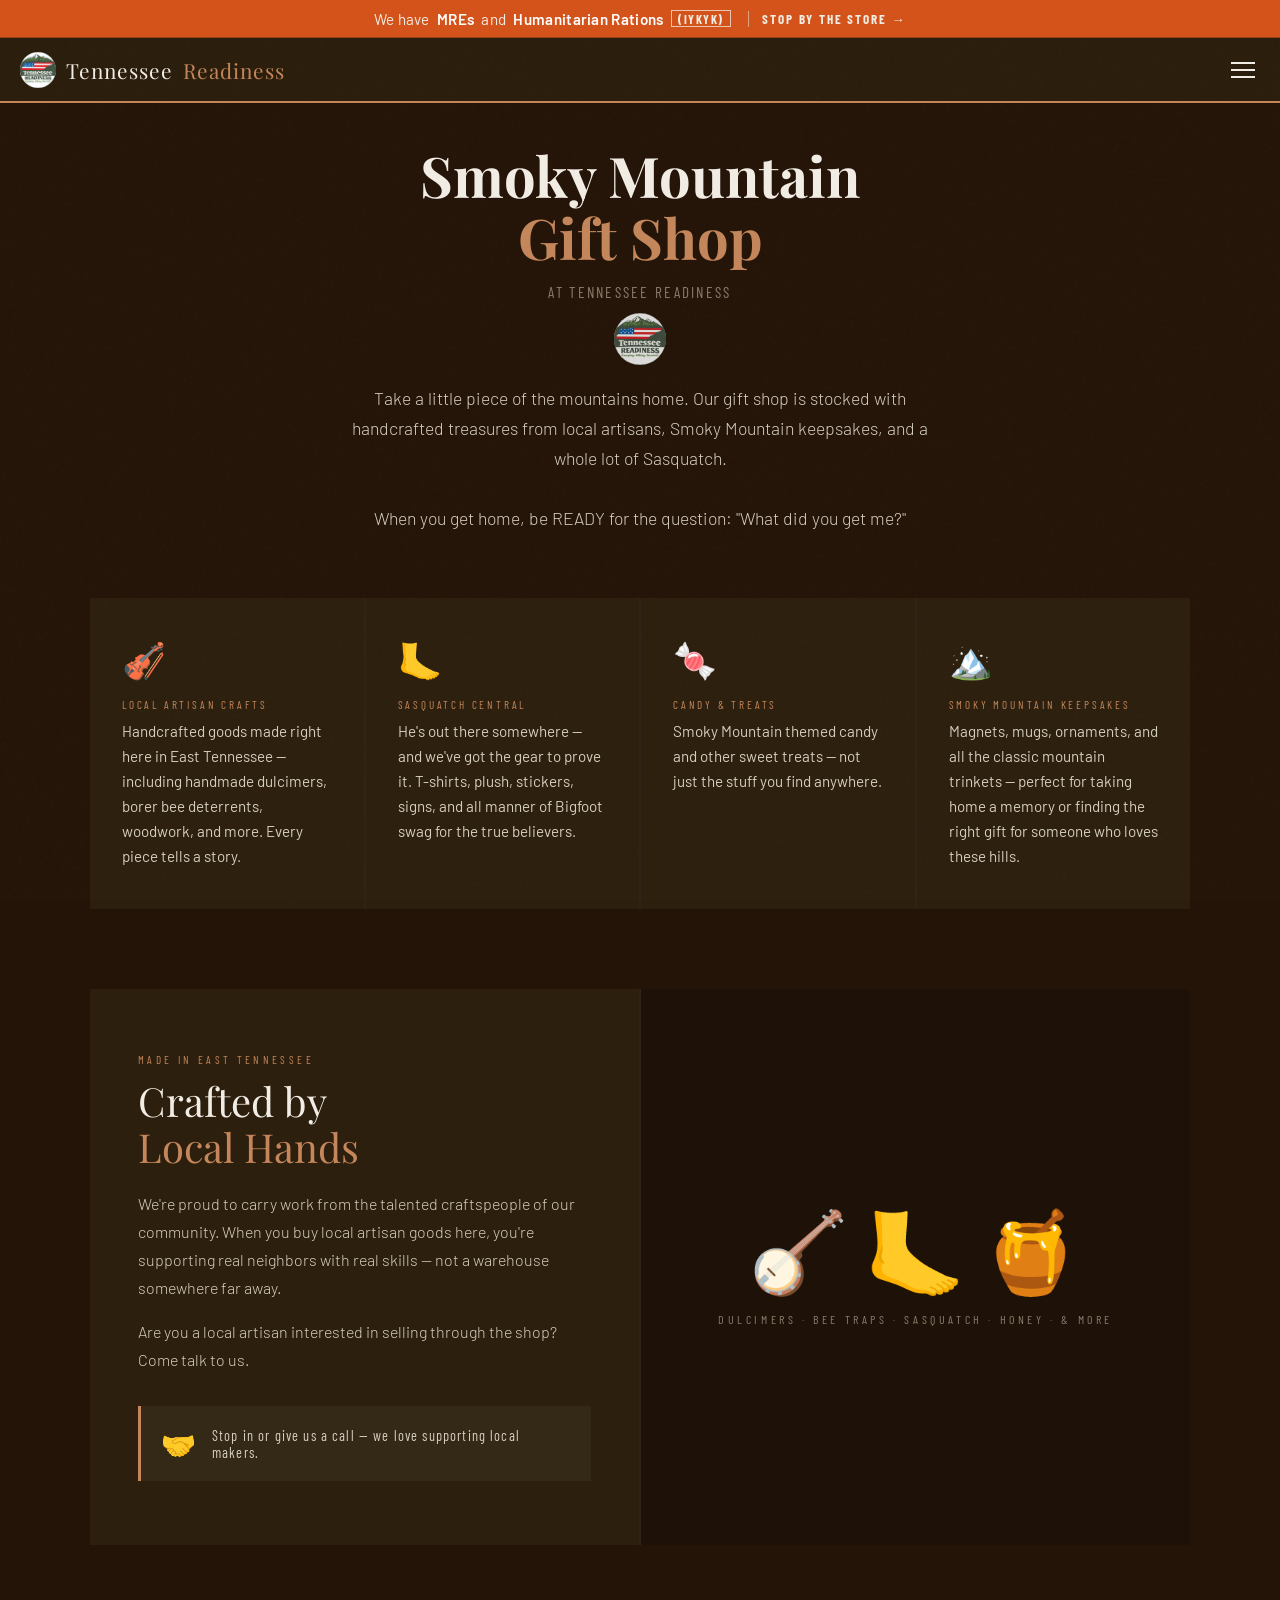
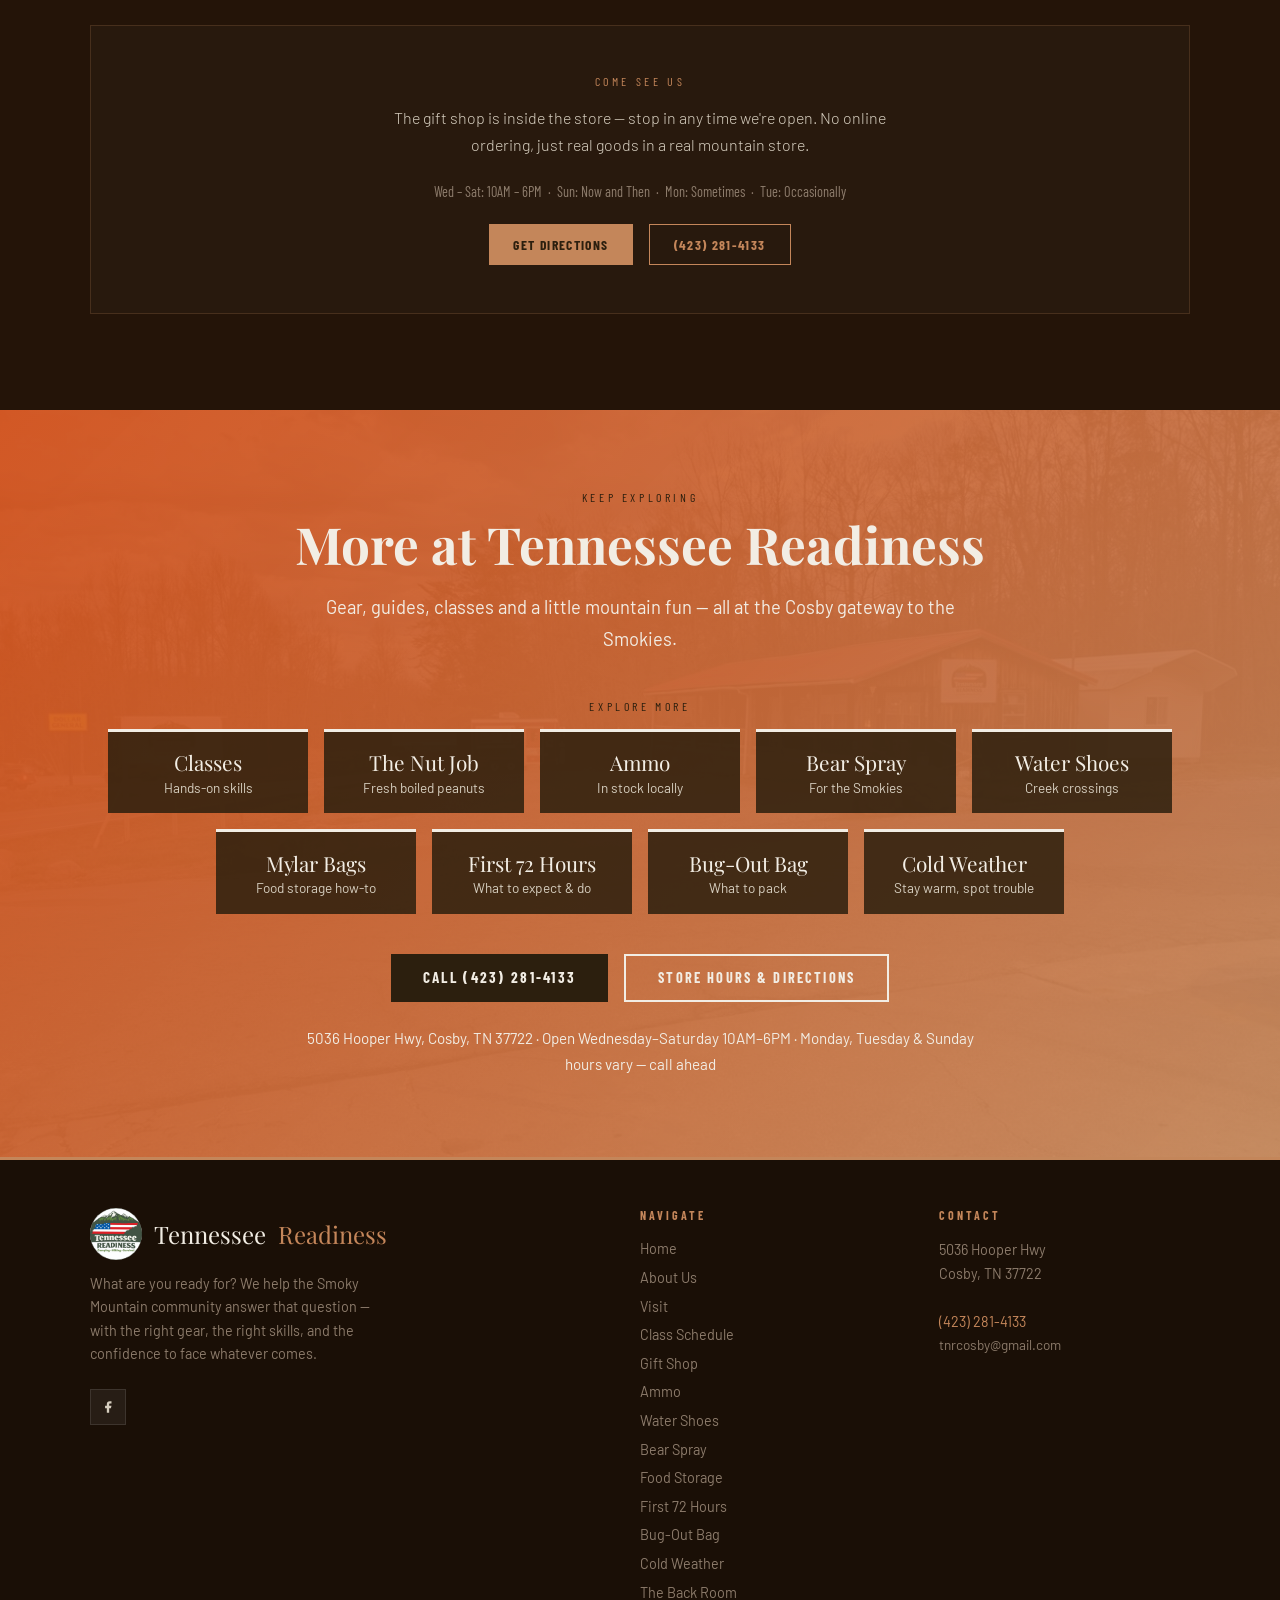
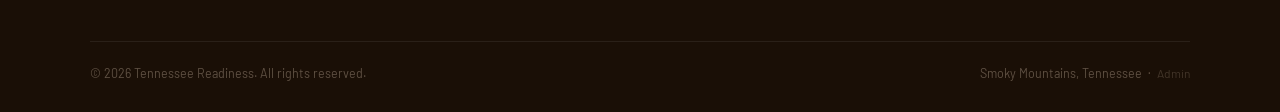
<file: tnr-v4/gift-shop.html>
﻿<!DOCTYPE html>
<html lang="en">
<head>
<meta charset="UTF-8">
<meta name="viewport" content="width=device-width, initial-scale=1.0">
<title>Smoky Mountain Gift Shop | Tennessee Readiness — Cosby, TN</title>
<meta name="description" content="The Tennessee Readiness Smoky Mountain Gift Shop in Cosby, TN carries local artisan crafts, Sasquatch merchandise, dulcimers, honey, candy, and mountain keepsakes — perfect gifts and souvenirs near the Great Smoky Mountains.">
<link rel="canonical" href="https://tnreadiness.com/gift-shop">

<!-- Open Graph -->
<meta property="og:type" content="website">
<meta property="og:url" content="https://tnreadiness.com/gift-shop">
<meta property="og:title" content="Smoky Mountain Gift Shop | Tennessee Readiness">
<meta property="og:description" content="Local artisan crafts, Sasquatch gear, dulcimers, honey, candy, and Smoky Mountain keepsakes in Cosby, TN.">
<meta property="og:image" content="https://tnreadiness.com/images/logo.jpg">
<meta property="og:site_name" content="Tennessee Readiness">

<!-- Twitter Card -->
<meta name="twitter:card" content="summary">
<meta name="twitter:title" content="Smoky Mountain Gift Shop | Tennessee Readiness">
<meta name="twitter:description" content="Local artisan crafts, Sasquatch gear, and mountain keepsakes in Cosby, TN near the Smoky Mountains.">

<!-- Structured Data: Store -->
<script type="application/ld+json">
{
  "@context": "https://schema.org",
  "@type": "Store",
  "name": "Tennessee Readiness — Smoky Mountain Gift Shop",
  "url": "https://tnreadiness.com/gift-shop",
  "logo": "https://tnreadiness.com/images/logo.jpg",
  "image": "https://tnreadiness.com/images/logo.jpg",
  "telephone": "+14232814133",
  "email": "tnrcosby@gmail.com",
  "priceRange": "$",
  "currenciesAccepted": "USD",
  "paymentAccepted": "Cash, Credit Card",
  "parentOrganization": {
    "@type": "LocalBusiness",
    "name": "Tennessee Readiness",
    "url": "https://tnreadiness.com"
  },
  "address": {
    "@type": "PostalAddress",
    "streetAddress": "5036 Hooper Hwy",
    "addressLocality": "Cosby",
    "addressRegion": "TN",
    "postalCode": "37722",
    "addressCountry": "US"
  },
  "geo": {
    "@type": "GeoCoordinates",
    "latitude": 35.7765,
    "longitude": -83.2046
  },
  "openingHoursSpecification": [
    {
      "@type": "OpeningHoursSpecification",
      "dayOfWeek": ["Wednesday", "Thursday", "Friday", "Saturday"],
      "opens": "10:00",
      "closes": "18:00"
    }
  ],
  "hasMap": "https://maps.google.com/?q=5036+Hooper+Hwy,+Cosby,+TN+37722",
  "description": "The Smoky Mountain Gift Shop at Tennessee Readiness in Cosby, TN carries handcrafted goods from local East Tennessee artisans — including handmade dulcimers, borer bee deterrents, and woodwork — alongside Sasquatch merchandise, local honey, Smoky Mountain candy, keepsakes, magnets, mugs, and ornaments. A great stop for souvenirs and gifts near the Great Smoky Mountains National Park.",
  "knowsAbout": [
    "Smoky Mountain souvenirs",
    "Local artisan crafts",
    "Sasquatch merchandise",
    "Bigfoot gifts",
    "Handmade dulcimers",
    "East Tennessee crafts",
    "Local honey",
    "Smoky Mountain candy",
    "Mountain keepsakes",
    "Gifts near Smoky Mountains"
  ],
  "hasOfferCatalog": {
    "@type": "OfferCatalog",
    "name": "Smoky Mountain Gift Shop Products",
    "itemListElement": [
      {
        "@type": "Offer",
        "priceCurrency": "USD",
        "price": "Varies",
        "availability": "https://schema.org/InStock",
        "itemOffered": {
          "@type": "Product",
          "name": "Handmade Dulcimers",
          "description": "Traditional Appalachian dulcimers handcrafted by local East Tennessee artisans."
        }
      },
      {
        "@type": "Offer",
        "priceCurrency": "USD",
        "price": "Varies",
        "availability": "https://schema.org/InStock",
        "itemOffered": {
          "@type": "Product",
          "name": "Sasquatch & Bigfoot Merchandise",
          "description": "T-shirts, plush toys, stickers, signs, and all manner of Bigfoot and Sasquatch gifts."
        }
      },
      {
        "@type": "Offer",
        "priceCurrency": "USD",
        "price": "Varies",
        "availability": "https://schema.org/InStock",
        "itemOffered": {
          "@type": "Product",
          "name": "Local Artisan Crafts",
          "description": "Handcrafted goods made in East Tennessee including woodwork, borer bee deterrents, and more."
        }
      },
      {
        "@type": "Offer",
        "priceCurrency": "USD",
        "price": "Varies",
        "availability": "https://schema.org/InStock",
        "itemOffered": {
          "@type": "Product",
          "name": "Local Honey",
          "description": "Locally sourced Tennessee honey."
        }
      },
      {
        "@type": "Offer",
        "priceCurrency": "USD",
        "price": "Varies",
        "availability": "https://schema.org/InStock",
        "itemOffered": {
          "@type": "Product",
          "name": "Smoky Mountain Candy & Treats",
          "description": "Smoky Mountain themed candy and sweet treats unique to the region."
        }
      },
      {
        "@type": "Offer",
        "priceCurrency": "USD",
        "price": "Varies",
        "availability": "https://schema.org/InStock",
        "itemOffered": {
          "@type": "Product",
          "name": "Smoky Mountain Keepsakes & Souvenirs",
          "description": "Magnets, mugs, ornaments, and classic mountain trinkets — perfect gifts and souvenirs."
        }
      }
    ]
  }
}
</script>

<!-- Structured Data: BreadcrumbList -->
<script type="application/ld+json">
{
  "@context": "https://schema.org",
  "@type": "BreadcrumbList",
  "itemListElement": [
    {
      "@type": "ListItem",
      "position": 1,
      "name": "Tennessee Readiness",
      "item": "https://tnreadiness.com"
    },
    {
      "@type": "ListItem",
      "position": 2,
      "name": "Smoky Mountain Gift Shop",
      "item": "https://tnreadiness.com/gift-shop"
    }
  ]
}
</script>

<!-- Structured Data: FAQPage -->
<script type="application/ld+json">
{
  "@context": "https://schema.org",
  "@type": "FAQPage",
  "mainEntity": [
    {
      "@type": "Question",
      "name": "What does the Tennessee Readiness gift shop sell?",
      "acceptedAnswer": {
        "@type": "Answer",
        "text": "The Tennessee Readiness Smoky Mountain Gift Shop in Cosby, TN sells local artisan crafts, handmade dulcimers, Sasquatch and Bigfoot merchandise, local honey, Smoky Mountain candy, magnets, mugs, ornaments, and other mountain keepsakes and souvenirs."
      }
    },
    {
      "@type": "Question",
      "name": "Is there a gift shop near the Smoky Mountains in Cosby, TN?",
      "acceptedAnswer": {
        "@type": "Answer",
        "text": "Yes. The Tennessee Readiness Smoky Mountain Gift Shop is located at 5036 Hooper Hwy in Cosby, TN — one of the quieter gateways to the Great Smoky Mountains National Park. It carries locally made crafts, Sasquatch merchandise, honey, candy, and mountain keepsakes."
      }
    },
    {
      "@type": "Question",
      "name": "Does Tennessee Readiness carry locally made gifts?",
      "acceptedAnswer": {
        "@type": "Answer",
        "text": "Yes. The gift shop features handcrafted goods from local East Tennessee artisans, including handmade dulcimers, woodwork, borer bee deterrents, and more. Every piece is made by real neighbors with real skills."
      }
    },
    {
      "@type": "Question",
      "name": "Does Tennessee Readiness have Sasquatch or Bigfoot merchandise?",
      "acceptedAnswer": {
        "@type": "Answer",
        "text": "Yes. Tennessee Readiness carries a wide selection of Sasquatch and Bigfoot gear — T-shirts, plush toys, stickers, signs, and more. It's one of the most popular sections of the gift shop."
      }
    },
    {
      "@type": "Question",
      "name": "What are the gift shop hours at Tennessee Readiness?",
      "acceptedAnswer": {
        "@type": "Answer",
        "text": "The Tennessee Readiness gift shop is open Wednesday–Saturday 10AM–6PM. Monday, Tuesday, and Sunday hours vary — call ahead to confirm. Located at 5036 Hooper Hwy, Cosby, TN 37722."
      }
    },
    {
      "@type": "Question",
      "name": "Can local artisans sell their goods at Tennessee Readiness?",
      "acceptedAnswer": {
        "@type": "Answer",
        "text": "Yes. Tennessee Readiness welcomes local East Tennessee artisans interested in selling through the shop. Stop in or call (423) 281-4133 to talk to the team about carrying your handmade goods."
      }
    },
    {
      "@type": "Question",
      "name": "Where can I buy Smoky Mountain souvenirs in Cosby, TN?",
      "acceptedAnswer": {
        "@type": "Answer",
        "text": "Tennessee Readiness at 5036 Hooper Hwy in Cosby, TN has a Smoky Mountain gift shop stocked with locally made crafts, Sasquatch merchandise, honey, candy, keepsakes, mugs, magnets, and ornaments — ideal souvenirs for visitors to the Great Smoky Mountains."
      }
    },
    {
      "@type": "Question",
      "name": "Where in the Smoky Mountains can you get water shoes?",
      "acceptedAnswer": {
        "@type": "Answer",
        "text": "Tennessee Readiness in Cosby, TN carries water shoes — conveniently located near the Great Smoky Mountains National Park at 5036 Hooper Hwy, Cosby, TN 37722. Open Wednesday–Saturday 10AM–6PM; Monday, Tuesday and Sunday hours vary, so call ahead."
      }
    }
  ]
}
</script>

<link rel="preconnect" href="https://fonts.googleapis.com">
<link rel="preconnect" href="https://fonts.gstatic.com" crossorigin>
<link href="https://fonts.googleapis.com/css2?family=Playfair+Display:wght@700;900&family=Barlow+Condensed:wght@400;600;700&family=Barlow:wght@300;400;500&display=swap" rel="stylesheet">
<link rel="icon" href="images/TNR Favicon.jpg">
<link rel="stylesheet" href="css/styles.css">
</head>
<body>

<!-- ── ANNOUNCEMENT BAR (same on every page; plain HTML so search engines and AI crawlers can read it) ── -->
<aside class="announce" aria-label="Store announcement">
  <a href="/#info">We have <strong>MREs</strong> and <strong>Humanitarian Rations</strong> <span class="iykyk">(IYKYK)</span><span class="announce-cta"><span class="announce-cta-text">Stop by the store</span> &rarr;</span></a>
</aside>

<!-- ── NAV ── -->
<nav>
  <a class="nav-brand" href="/" style="display:flex;align-items:center;gap:0.6rem;">
    <img src="images/logo.jpg" alt="Tennessee Readiness" style="width:36px;height:36px;border-radius:50%;object-fit:cover;">Tennessee <span>Readiness</span>
  </a>
  <button class="nav-hamburger" onclick="toggleNav()" aria-label="Toggle navigation">
    <span></span><span></span><span></span>
  </button>
  <ul class="nav-links">
    <li><a href="/#about">About</a></li>
    <li><a href="/#info">Visit</a></li>
    <li><a href="/calendar">Classes</a></li>
    <li class="has-sub">
      <button class="nav-sub-toggle" type="button" aria-expanded="false" aria-haspopup="true" onclick="toggleSub(this)">Preparedness Guide <span class="caret">&#9662;</span></button>
      <ul class="nav-sub">
        <li><a href="/mylar-bags">Mylar Bags</a></li>
        <li><a href="/first-72-hours">The First 72 Hours</a></li>
        <li><a href="/bug-out-bag">Bug-Out Bag</a></li>
        <li><a href="/cold-weather">Cold Weather Survival</a></li>
      </ul>
    </li>
    <li><a href="/#porch">The Porch</a></li>
    <li><a href="/#bigChairZone">Big Chair</a></li>
    <li><a href="/gift-shop" style="color:var(--clay);">Gift Shop</a></li>
    <li><a href="/ammo">Ammo</a></li>
    <li><a href="/water-shoes">Water Shoes</a></li>
    <li><a href="/bear-spray">Bear Spray</a></li>
    <li><a href="/#backRoom">The Back Room</a></li>
  </ul>
</nav>

<!-- ── SMOKY MOUNTAIN GIFT SHOP ── -->
<section id="giftShop" style="background: #241408; padding: 6rem 2rem; padding-top: 9rem; scroll-margin-top: 70px;">
  <div style="max-width: 1100px; margin: 0 auto;">

    <!-- Header -->
    <div style="text-align:center; margin-bottom: 4rem;">
      <h1 style="font-family: 'Playfair Display', serif; font-size: clamp(2.2rem, 5vw, 3.5rem); color: var(--cream); line-height: 1.1;">Smoky Mountain<br><span style="color: var(--clay);">Gift Shop</span></h1>
      <div style="font-family: 'Barlow Condensed', sans-serif; font-size: 0.95rem; letter-spacing: 0.15em; text-transform: uppercase; color: var(--stone); margin-top: 1rem;">at Tennessee Readiness</div>
      <div style="margin-top: 0.75rem;"><a href="/"><img src="images/logo.jpg" alt="Tennessee Readiness — Home" style="width:52px;height:52px;border-radius:50%;object-fit:cover;opacity:0.85;"></a></div>
      <p style="font-family: 'Barlow', sans-serif; font-weight: 300; font-size: 1.1rem; color: var(--fog); margin-top: 1rem; max-width: 600px; margin-left: auto; margin-right: auto; line-height: 1.7;">Take a little piece of the mountains home. Our gift shop is stocked with handcrafted treasures from local artisans, Smoky Mountain keepsakes, and a whole lot of Sasquatch.<br><br>When you get home, be READY for the question: "What did you get me?"</p>
    </div>

    <!-- Category cards -->
    <div style="display: grid; grid-template-columns: repeat(auto-fit, minmax(220px, 1fr)); gap: 2px; background: rgba(255,255,255,0.06); margin-bottom: 5rem;">

      <div style="background: #2C1F0E; padding: 2.5rem 2rem;">
        <div style="font-size: 2.2rem; margin-bottom: 1rem;">🎻</div>
        <div style="font-family: 'Barlow Condensed', sans-serif; font-size: 0.7rem; letter-spacing: 0.25em; text-transform: uppercase; color: var(--clay); margin-bottom: 0.5rem;">Local Artisan Crafts</div>
        <p style="font-family: 'Barlow', sans-serif; font-size: 0.95rem; color: var(--fog); line-height: 1.65;">Handcrafted goods made right here in East Tennessee — including handmade dulcimers, borer bee deterrents, woodwork, and more. Every piece tells a story.</p>
      </div>

      <div style="background: #2C1F0E; padding: 2.5rem 2rem;">
        <div style="font-size: 2.2rem; margin-bottom: 1rem;">🦶</div>
        <div style="font-family: 'Barlow Condensed', sans-serif; font-size: 0.7rem; letter-spacing: 0.25em; text-transform: uppercase; color: var(--clay); margin-bottom: 0.5rem;">Sasquatch Central</div>
        <p style="font-family: 'Barlow', sans-serif; font-size: 0.95rem; color: var(--fog); line-height: 1.65;">He's out there somewhere — and we've got the gear to prove it. T-shirts, plush, stickers, signs, and all manner of Bigfoot swag for the true believers.</p>
      </div>

      <div style="background: #2C1F0E; padding: 2.5rem 2rem;">
        <div style="font-size: 2.2rem; margin-bottom: 1rem;">🍬</div>
        <div style="font-family: 'Barlow Condensed', sans-serif; font-size: 0.7rem; letter-spacing: 0.25em; text-transform: uppercase; color: var(--clay); margin-bottom: 0.5rem;">Candy & Treats</div>
        <p style="font-family: 'Barlow', sans-serif; font-size: 0.95rem; color: var(--fog); line-height: 1.65;">Smoky Mountain themed candy and other sweet treats — not just the stuff you find anywhere.</p>
      </div>

      <div style="background: #2C1F0E; padding: 2.5rem 2rem;">
        <div style="font-size: 2.2rem; margin-bottom: 1rem;">🏔️</div>
        <div style="font-family: 'Barlow Condensed', sans-serif; font-size: 0.7rem; letter-spacing: 0.25em; text-transform: uppercase; color: var(--clay); margin-bottom: 0.5rem;">Smoky Mountain Keepsakes</div>
        <p style="font-family: 'Barlow', sans-serif; font-size: 0.95rem; color: var(--fog); line-height: 1.65;">Magnets, mugs, ornaments, and all the classic mountain trinkets — perfect for taking home a memory or finding the right gift for someone who loves these hills.</p>
      </div>

    </div>

    <!-- Local artisan callout -->
    <div style="display: grid; grid-template-columns: repeat(auto-fit, minmax(280px, 1fr)); gap: 2px; background: rgba(255,255,255,0.06);">
      <div style="background: var(--bark); padding: 4rem 3rem; display: flex; flex-direction: column; justify-content: center;">
        <div style="font-family: 'Barlow Condensed', sans-serif; font-size: 0.7rem; letter-spacing: 0.3em; text-transform: uppercase; color: var(--clay); margin-bottom: 0.75rem;">Made in East Tennessee</div>
        <div style="font-family: 'Playfair Display', serif; font-size: clamp(1.8rem, 3.5vw, 2.5rem); color: var(--cream); line-height: 1.15; margin-bottom: 1.25rem;">Crafted by<br><span style="color: var(--clay);">Local Hands</span></div>
        <p style="font-family: 'Barlow', sans-serif; font-weight: 300; font-size: 1rem; color: var(--fog); line-height: 1.75; margin-bottom: 1rem;">We're proud to carry work from the talented craftspeople of our community. When you buy local artisan goods here, you're supporting real neighbors with real skills — not a warehouse somewhere far away.</p>
        <p style="font-family: 'Barlow', sans-serif; font-weight: 300; font-size: 1rem; color: var(--fog); line-height: 1.75;">Are you a local artisan interested in selling through the shop? Come talk to us.</p>
        <div style="margin-top: 2rem; display: flex; align-items: center; gap: 1rem; padding: 1.25rem; border-left: 3px solid var(--clay); background: rgba(255,255,255,0.04);">
          <span style="font-size: 1.75rem;">🤝</span>
          <span style="font-family: 'Barlow Condensed', sans-serif; font-size: 0.9rem; letter-spacing: 0.08em; color: var(--fog);">Stop in or give us a call — we love supporting local makers.</span>
        </div>
      </div>
      <div style="background: #1e1208; display: flex; align-items: center; justify-content: center; min-height: 360px; padding: 3rem 2rem;">
        <div style="text-align: center;">
          <div style="font-size: 5rem; line-height: 1; margin-bottom: 1.5rem;">🪕&nbsp;🦶&nbsp;🍯</div>
          <div style="font-family: 'Barlow Condensed', sans-serif; font-size: 0.75rem; letter-spacing: 0.3em; text-transform: uppercase; color: var(--stone);">Dulcimers · Bee Traps · Sasquatch · Honey · &amp; More</div>
        </div>
      </div>
    </div>

    <!-- Visit callout -->
    <div style="margin-top: 5rem; text-align: center; padding: 3rem 2rem; border: 1px solid rgba(196,134,90,0.2); background: rgba(255,255,255,0.02);">
      <div style="font-family: 'Barlow Condensed', sans-serif; font-size: 0.75rem; letter-spacing: 0.3em; text-transform: uppercase; color: var(--clay); margin-bottom: 1rem;">Come See Us</div>
      <p style="font-family: 'Barlow', sans-serif; font-weight: 300; font-size: 1rem; color: var(--fog); line-height: 1.7; max-width: 520px; margin: 0 auto 1.5rem;">The gift shop is inside the store — stop in any time we're open. No online ordering, just real goods in a real mountain store.</p>
      <div style="font-family: 'Barlow Condensed', sans-serif; font-size: 0.9rem; color: var(--stone); margin-bottom: 1.5rem;">
        Wed – Sat: 10AM – 6PM &nbsp;·&nbsp; Sun: Now and Then &nbsp;·&nbsp; Mon: Sometimes &nbsp;·&nbsp; Tue: Occasionally
      </div>
      <div style="display: flex; gap: 1rem; justify-content: center; flex-wrap: wrap;">
        <a href="https://maps.google.com/?q=5036+Hooper+Hwy,+Cosby,+TN+37722" target="_blank" style="display:inline-flex; align-items:center; gap:0.5rem; background:var(--clay); color:var(--bark); padding:0.7rem 1.5rem; font-family:'Barlow Condensed',sans-serif; font-weight:700; font-size:0.85rem; letter-spacing:0.1em; text-transform:uppercase; text-decoration:none;">Get Directions</a>
        <a href="tel:+14232814133" style="display:inline-flex; align-items:center; gap:0.5rem; border:1px solid var(--clay); color:var(--clay); padding:0.7rem 1.5rem; font-family:'Barlow Condensed',sans-serif; font-weight:700; font-size:0.85rem; letter-spacing:0.1em; text-transform:uppercase; text-decoration:none;">(423) 281-4133</a>
      </div>
    </div>

  </div>
</section>

<!-- ── EXPLORE (same topic tiles on every page; built by topic_tiles list) ── -->
<section class="explore">
  <div class="wrap-explore">
    <div class="section-label">Keep Exploring</div>
    <h2>More at Tennessee Readiness</h2>
    <p>Gear, guides, classes and a little mountain fun — all at the Cosby gateway to the Smokies.</p>
    <div class="tiles-label">Explore More</div>
    <div class="topic-tiles">
      <a href="/calendar"><span class="t">Classes</span><span class="u">Hands-on skills</span></a>
      <a href="/nut-job"><span class="t">The Nut Job</span><span class="u">Fresh boiled peanuts</span></a>
      <a href="/ammo"><span class="t">Ammo</span><span class="u">In stock locally</span></a>
      <a href="/bear-spray"><span class="t">Bear Spray</span><span class="u">For the Smokies</span></a>
      <a href="/water-shoes"><span class="t">Water Shoes</span><span class="u">Creek crossings</span></a>
      <a href="/mylar-bags"><span class="t">Mylar Bags</span><span class="u">Food storage how-to</span></a>
      <a href="/first-72-hours"><span class="t">First 72 Hours</span><span class="u">What to expect &amp; do</span></a>
      <a href="/bug-out-bag"><span class="t">Bug-Out Bag</span><span class="u">What to pack</span></a>
      <a href="/cold-weather"><span class="t">Cold Weather</span><span class="u">Stay warm, spot trouble</span></a>
    </div>
    <div class="btn-row">
      <a href="tel:+14232814133" class="btn-dark">Call (423) 281-4133</a>
      <a href="/#info" class="btn-outline">Store Hours &amp; Directions</a>
    </div>
    <p class="explore-addr">5036 Hooper Hwy, Cosby, TN 37722 · Open Wednesday–Saturday 10AM–6PM · Monday, Tuesday &amp; Sunday hours vary — call ahead</p>
  </div>
</section>

<!-- ── FOOTER ── -->
<footer>
  <div class="footer-inner">
    <div>
      <div class="footer-brand" style="display:flex;align-items:center;gap:0.75rem;"><img src="images/logo.jpg" alt="Tennessee Readiness" style="width:52px;height:52px;border-radius:50%;object-fit:cover;">Tennessee <span>Readiness</span></div>
      <p class="footer-tagline">What are you ready for? We help the Smoky Mountain community answer that question — with the right gear, the right skills, and the confidence to face whatever comes.</p>
      <div class="footer-social">
        <a href="https://www.facebook.com/tennesseereadiness" target="_blank" rel="noopener" title="Facebook">
          <svg width="14" height="14" viewBox="0 0 24 24" fill="currentColor"><path d="M18 2h-3a5 5 0 0 0-5 5v3H7v4h3v8h4v-8h3l1-4h-4V7a1 1 0 0 1 1-1h3z"/></svg>
        </a>
      </div>
    </div>
    <div class="footer-col">
      <h4>Navigate</h4>
      <ul>
        <li><a href="/">Home</a></li>
        <li><a href="/#about">About Us</a></li>
        <li><a href="/#info">Visit</a></li>
        <li><a href="/calendar">Class Schedule</a></li>
        <li><a href="/gift-shop">Gift Shop</a></li>
        <li><a href="/ammo">Ammo</a></li>
    <li><a href="/water-shoes">Water Shoes</a></li>
    <li><a href="/bear-spray">Bear Spray</a></li>
    <li><a href="/mylar-bags">Food Storage</a></li>
    <li><a href="/first-72-hours">First 72 Hours</a></li>
    <li><a href="/bug-out-bag">Bug-Out Bag</a></li>
    <li><a href="/cold-weather">Cold Weather</a></li>
    <li><a href="/#backRoom">The Back Room</a></li>
      </ul>
    </div>
    <div class="footer-col">
      <h4>Contact</h4>
      <p>
        5036 Hooper Hwy<br>
        Cosby, TN 37722<br><br>
        <a href="tel:+14232814133" style="color:var(--clay); text-decoration:none;">(423) 281-4133</a><br>
        <a href="mailto:tnrcosby@gmail.com" style="color:var(--stone); text-decoration:none; font-size:0.85rem;">tnrcosby@gmail.com</a>
      </p>
    </div>
  </div>
  <div class="footer-bottom">
    <p>© 2026 Tennessee Readiness. All rights reserved.</p>
    <p>Smoky Mountains, Tennessee &nbsp;·&nbsp; <a href="admin.html" target="_blank" style="color:rgba(140,123,107,0.35); text-decoration:none; font-size:0.75rem;">Admin</a></p>
  </div>
</footer>

<script>
function toggleNav() {
  document.querySelector('.nav-hamburger').classList.toggle('is-open');
  document.querySelector('.nav-links').classList.toggle('is-open');
}
document.querySelectorAll('.nav-links a').forEach(a => {
  a.addEventListener('click', () => {
    document.querySelector('.nav-hamburger').classList.remove('is-open');
    document.querySelector('.nav-links').classList.remove('is-open');
  });
});
function toggleSub(btn) {
  const open = btn.parentElement.classList.toggle('is-open');
  btn.setAttribute('aria-expanded', open);
}
function closeSubs() {
  document.querySelectorAll('.has-sub.is-open').forEach(li => {
    li.classList.remove('is-open');
    li.querySelector('.nav-sub-toggle').setAttribute('aria-expanded', 'false');
  });
}
document.addEventListener('click', e => { if (!e.target.closest('.has-sub')) closeSubs(); });
document.addEventListener('keydown', e => { if (e.key === 'Escape') closeSubs(); });
</script>
</body>
</html>
</file>
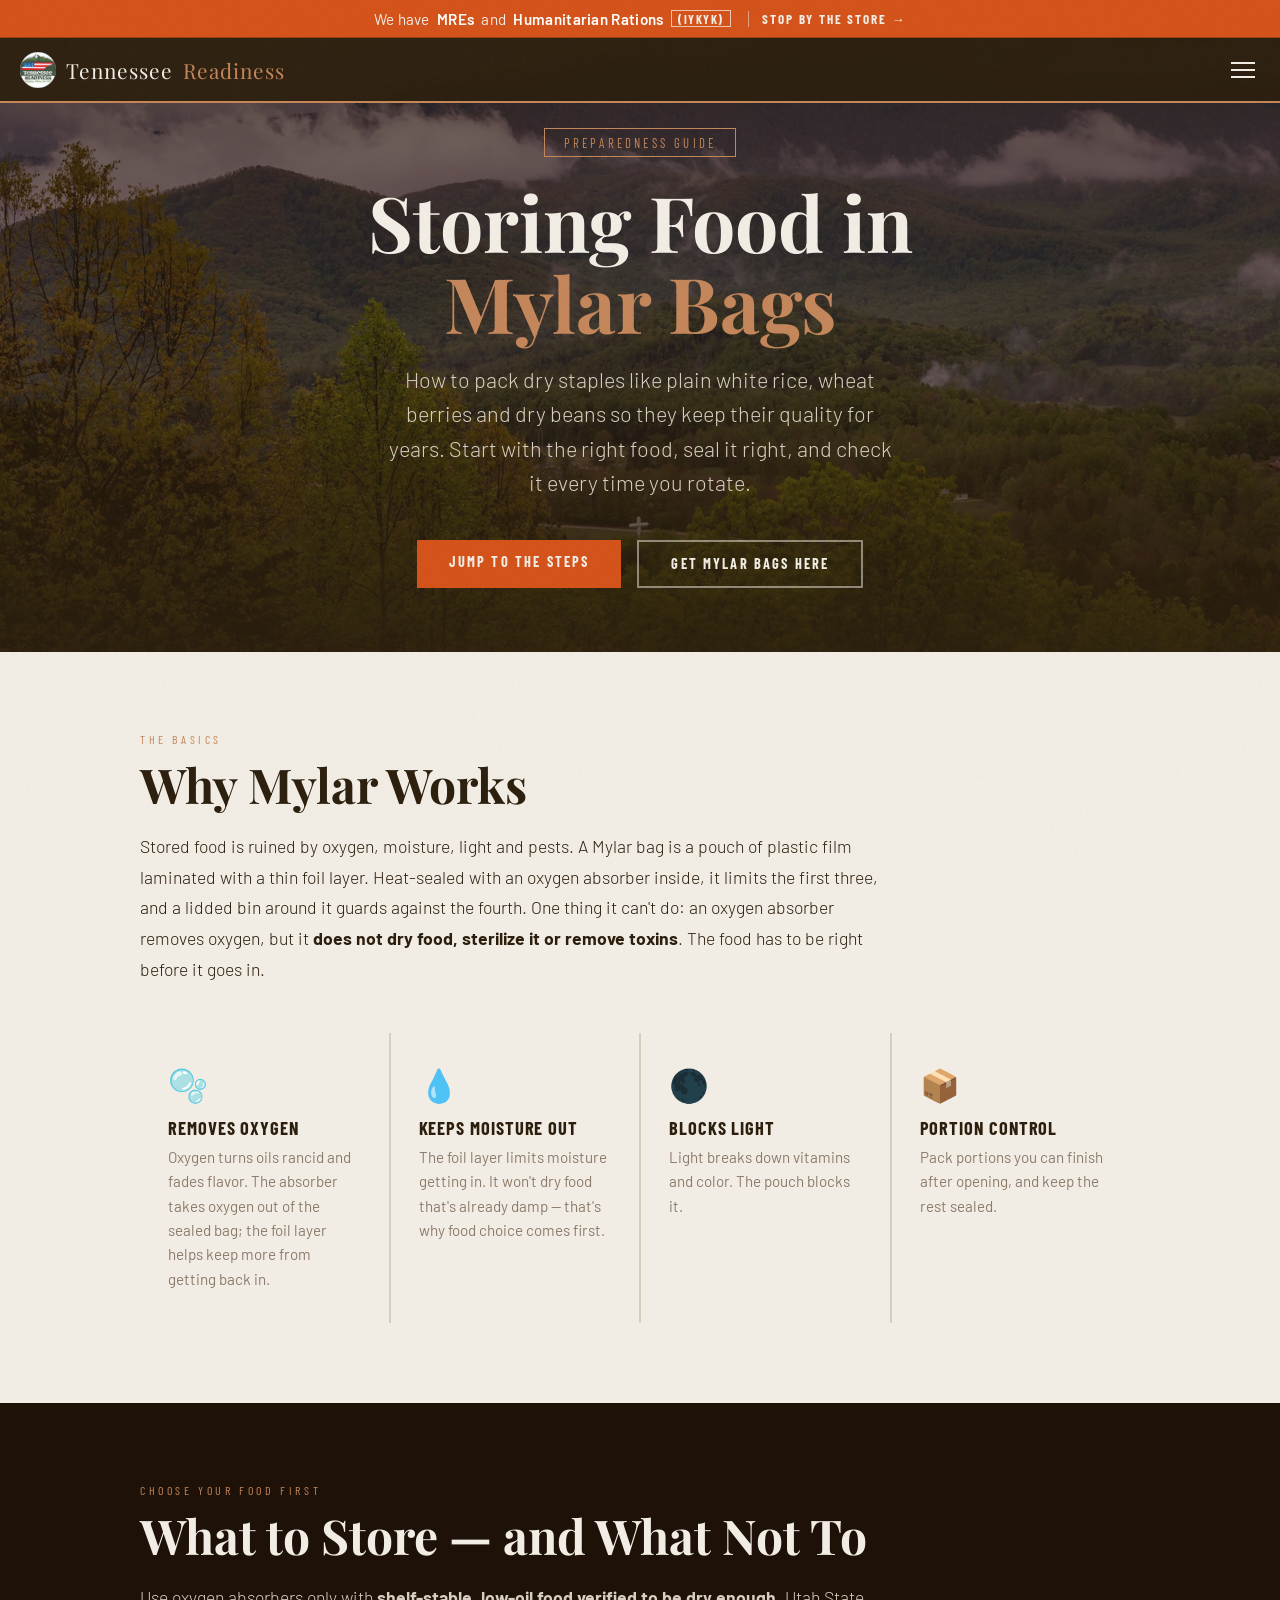
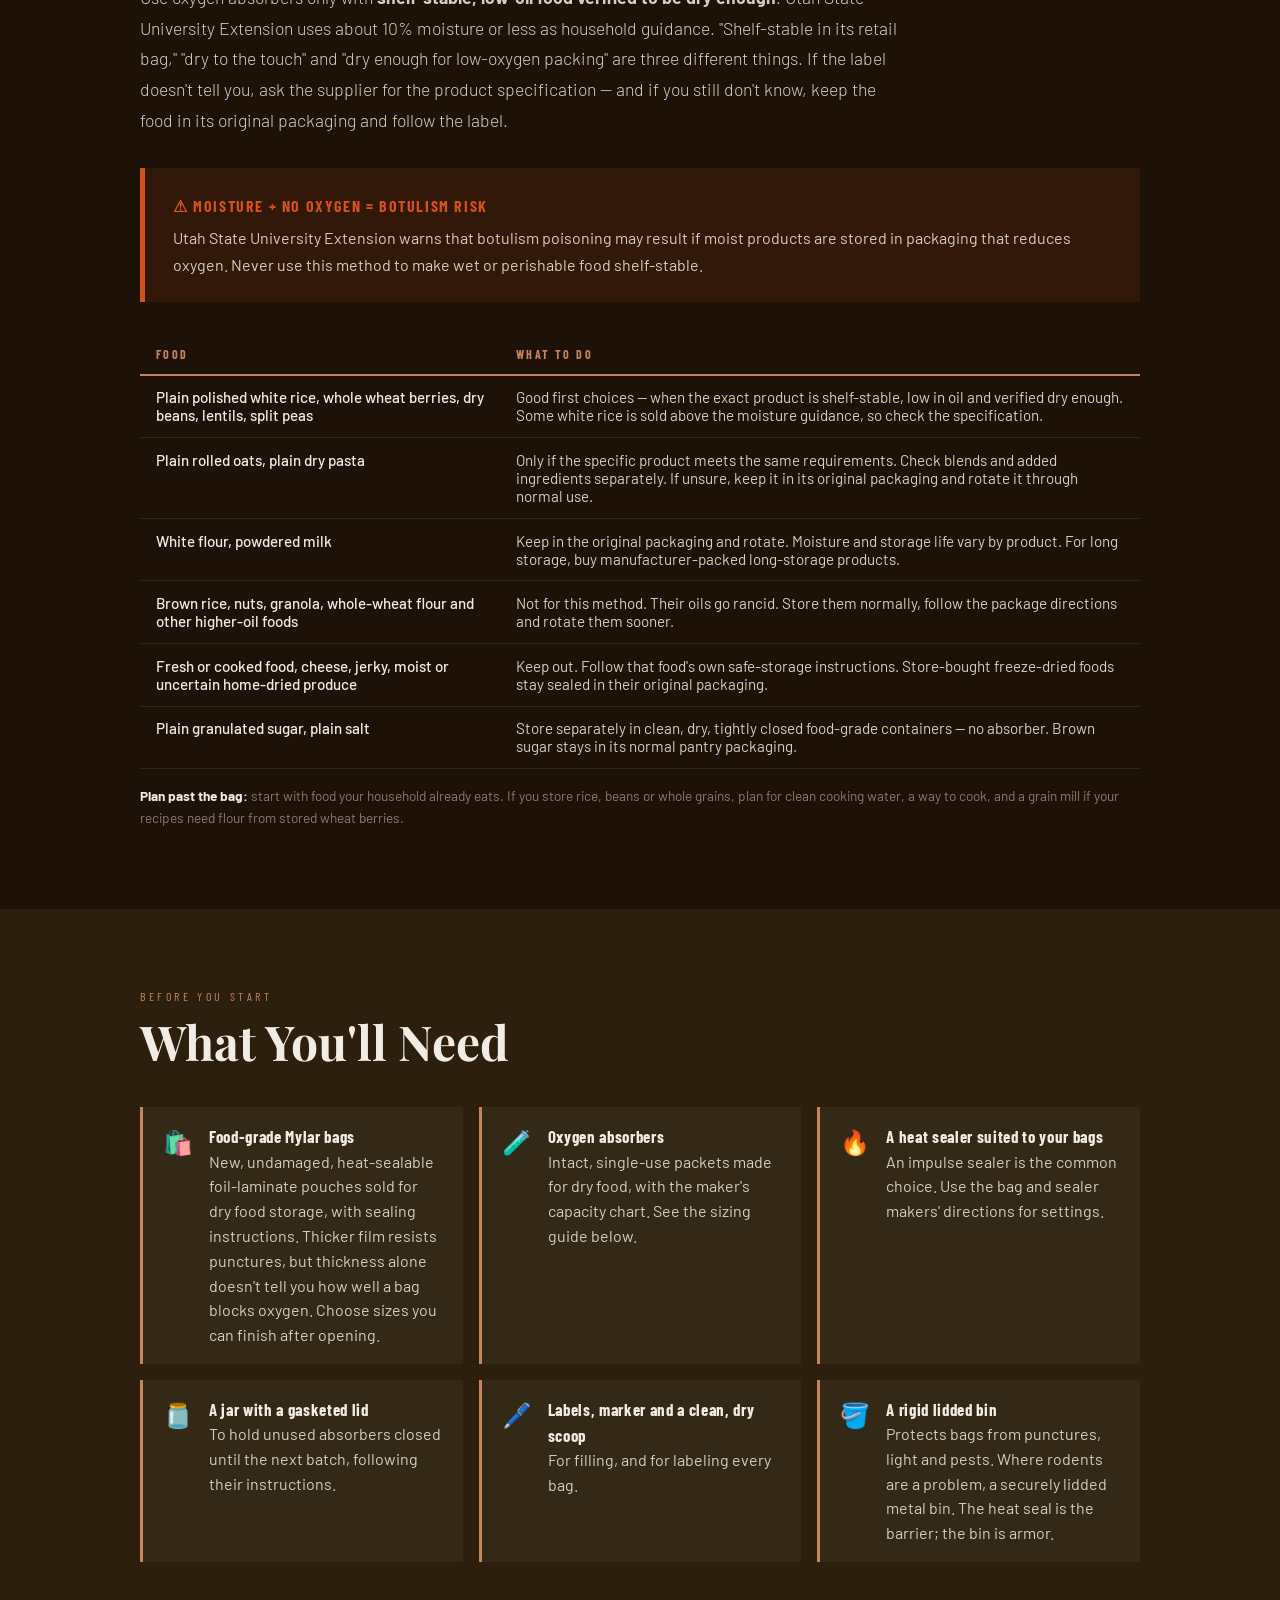
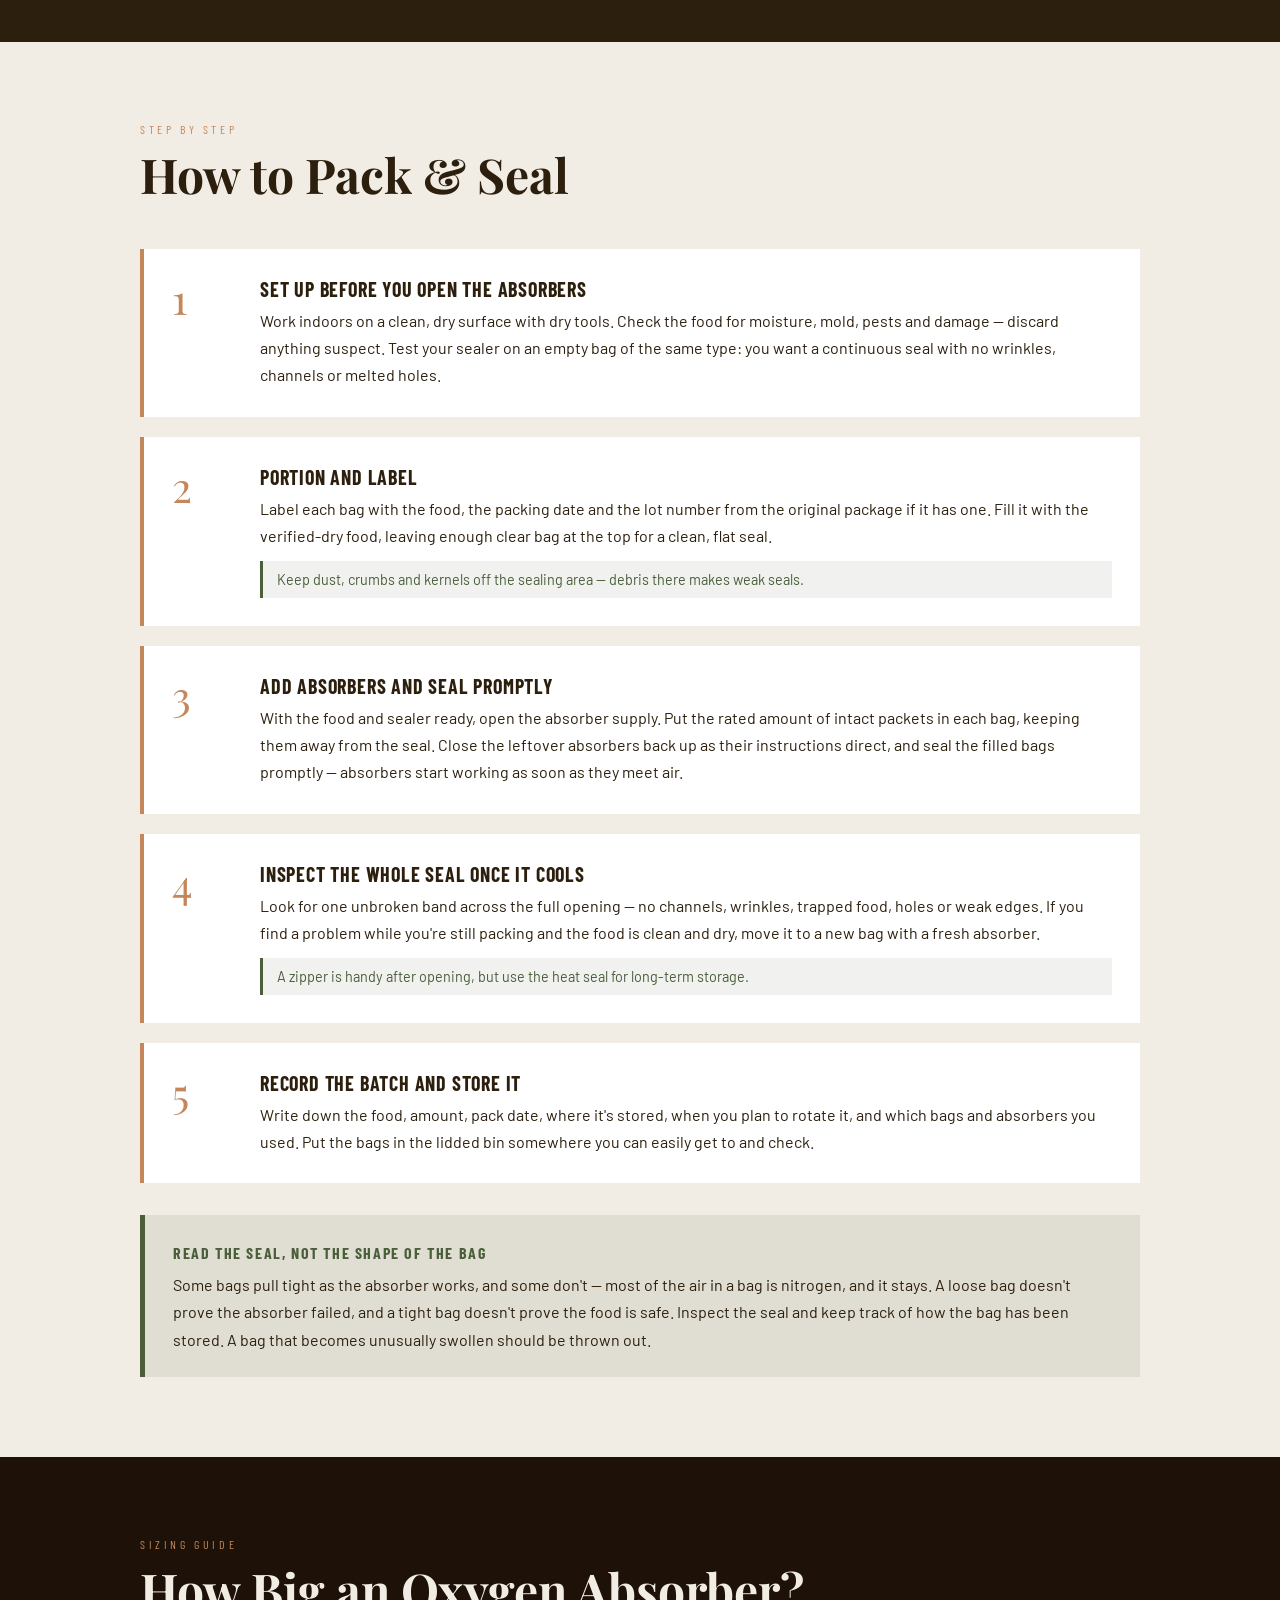
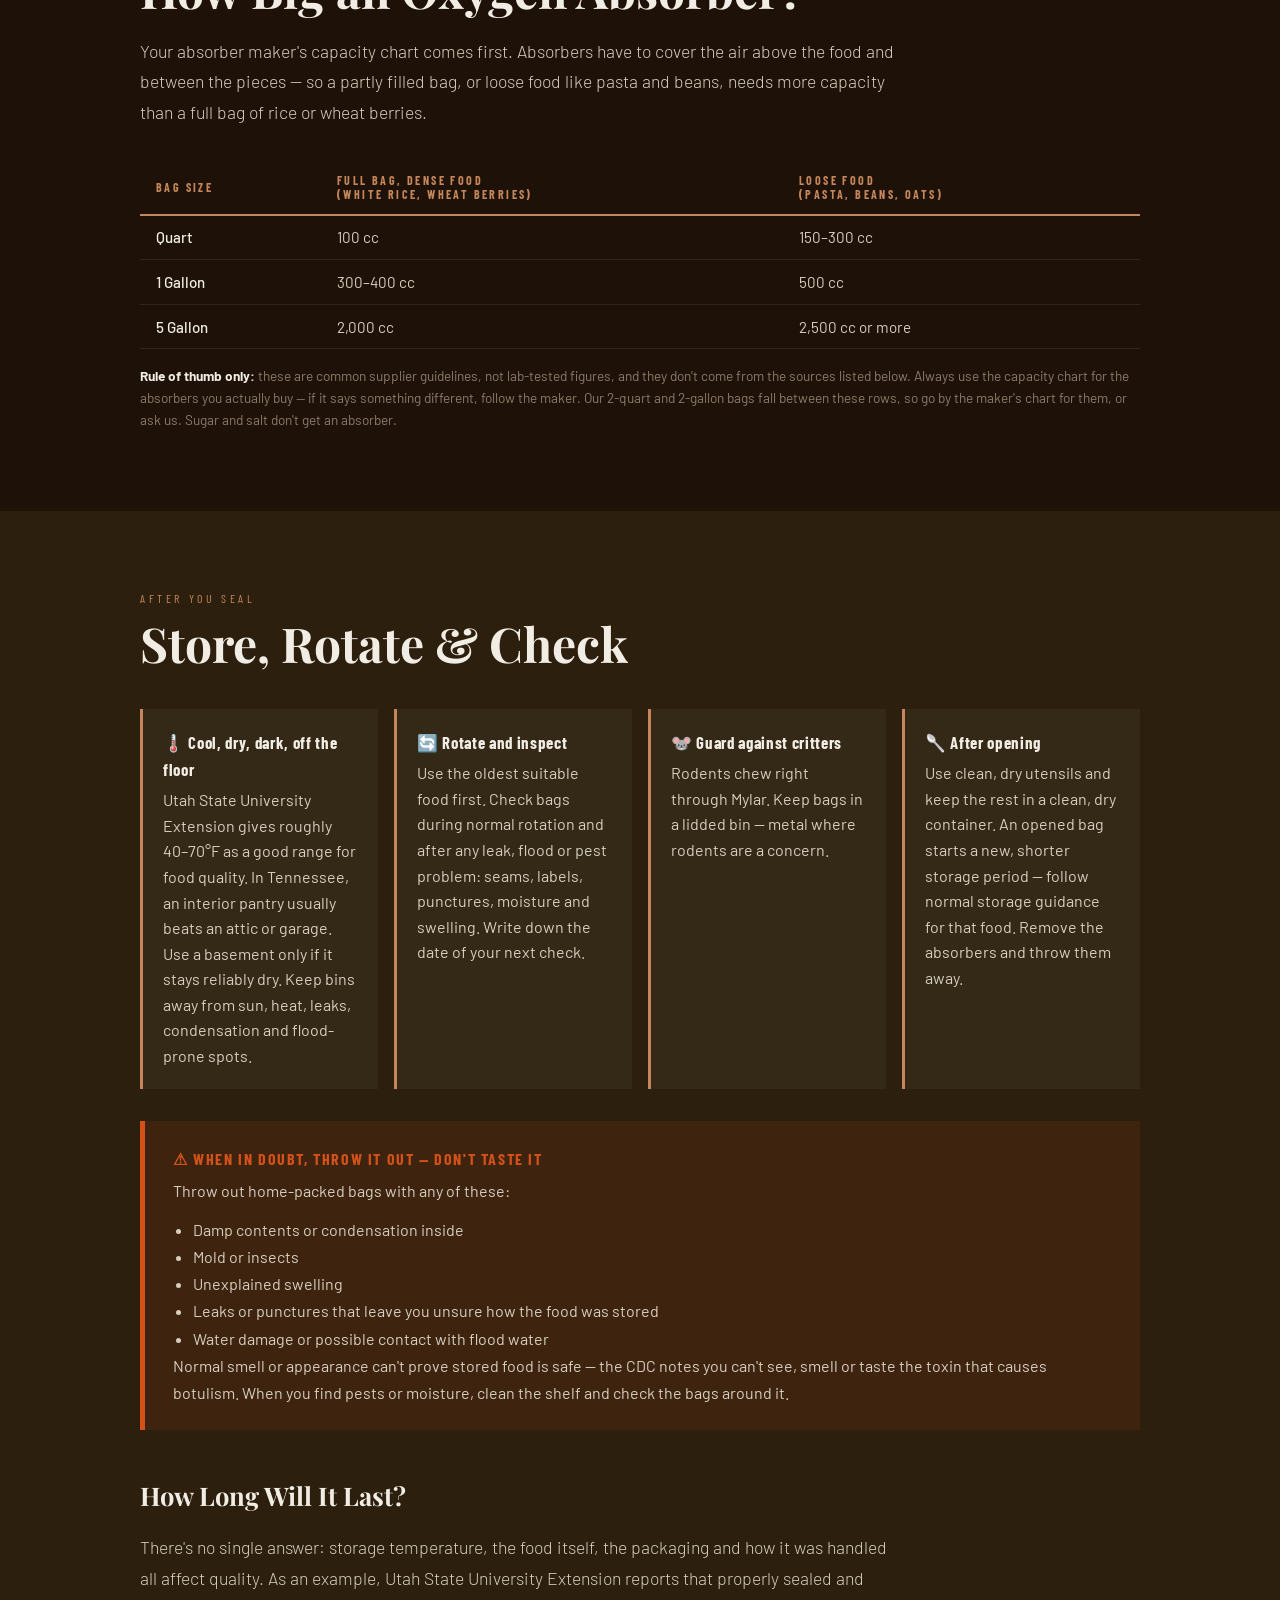
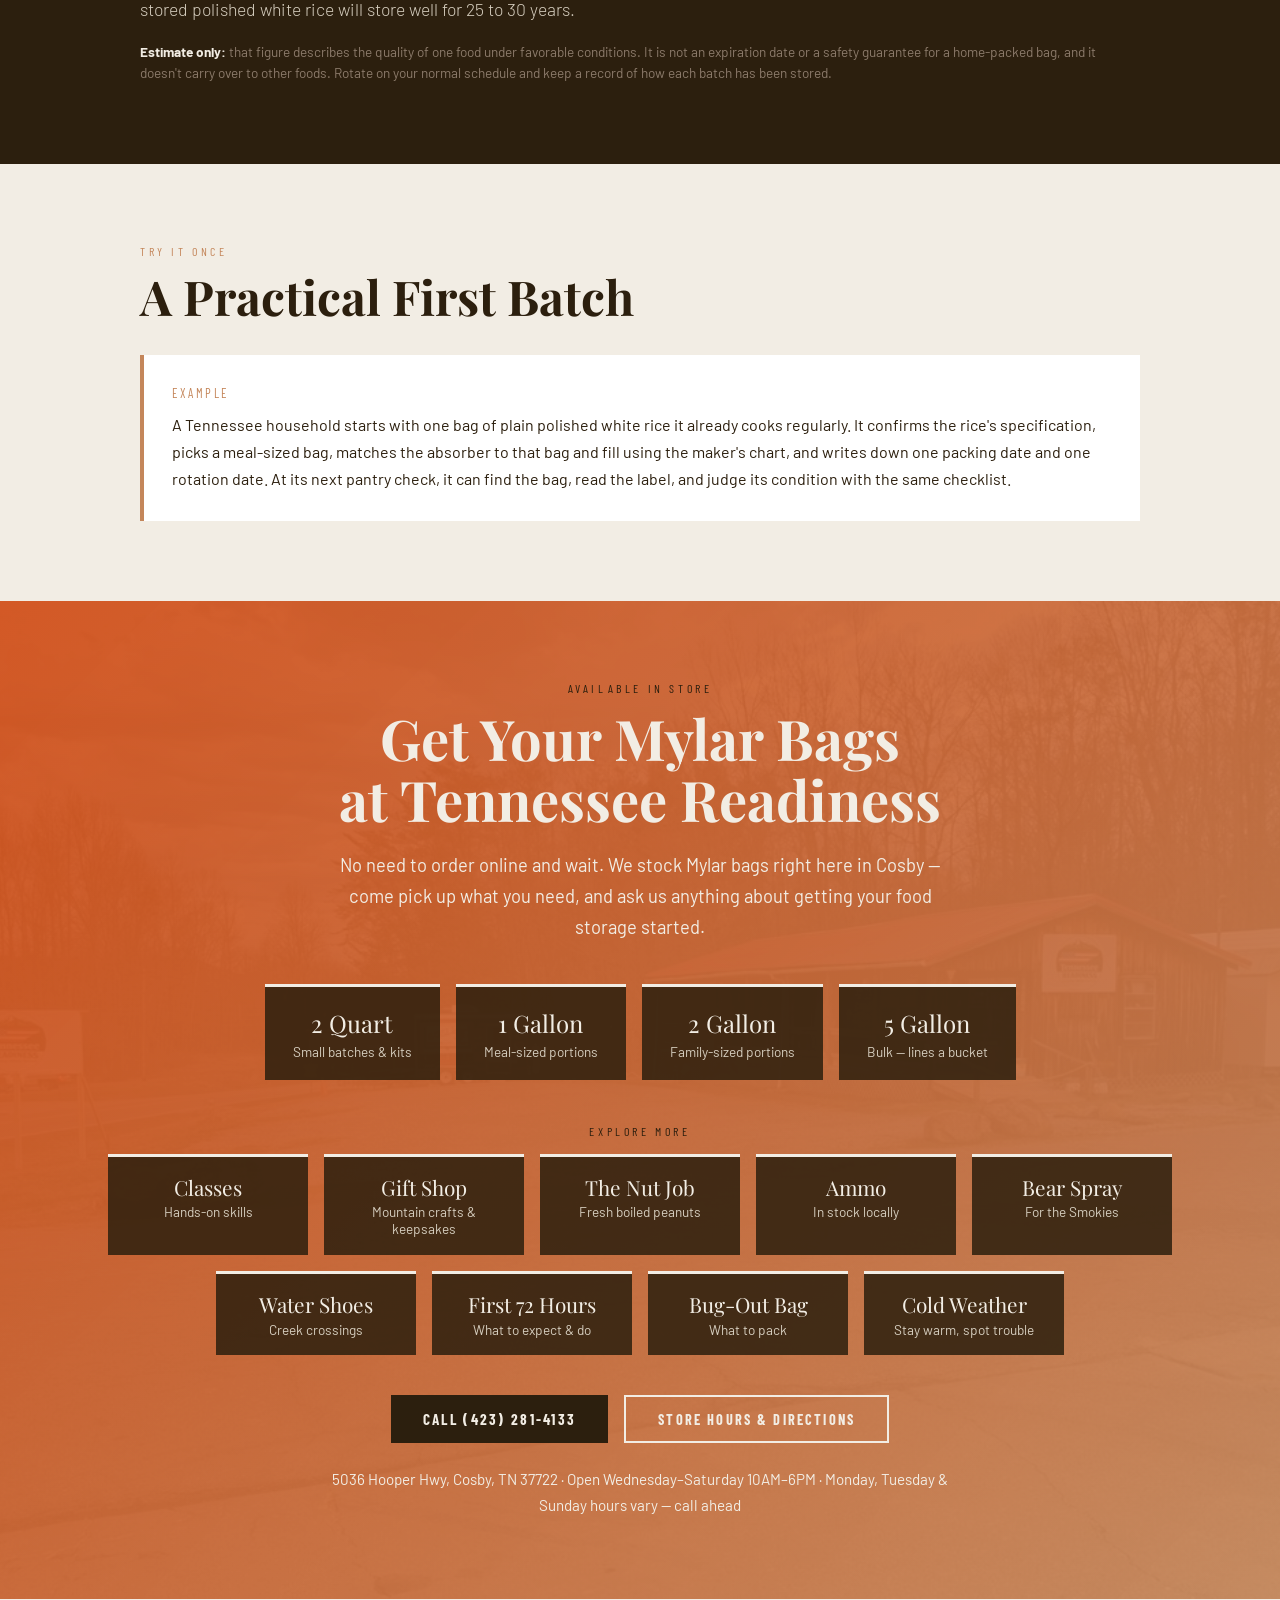
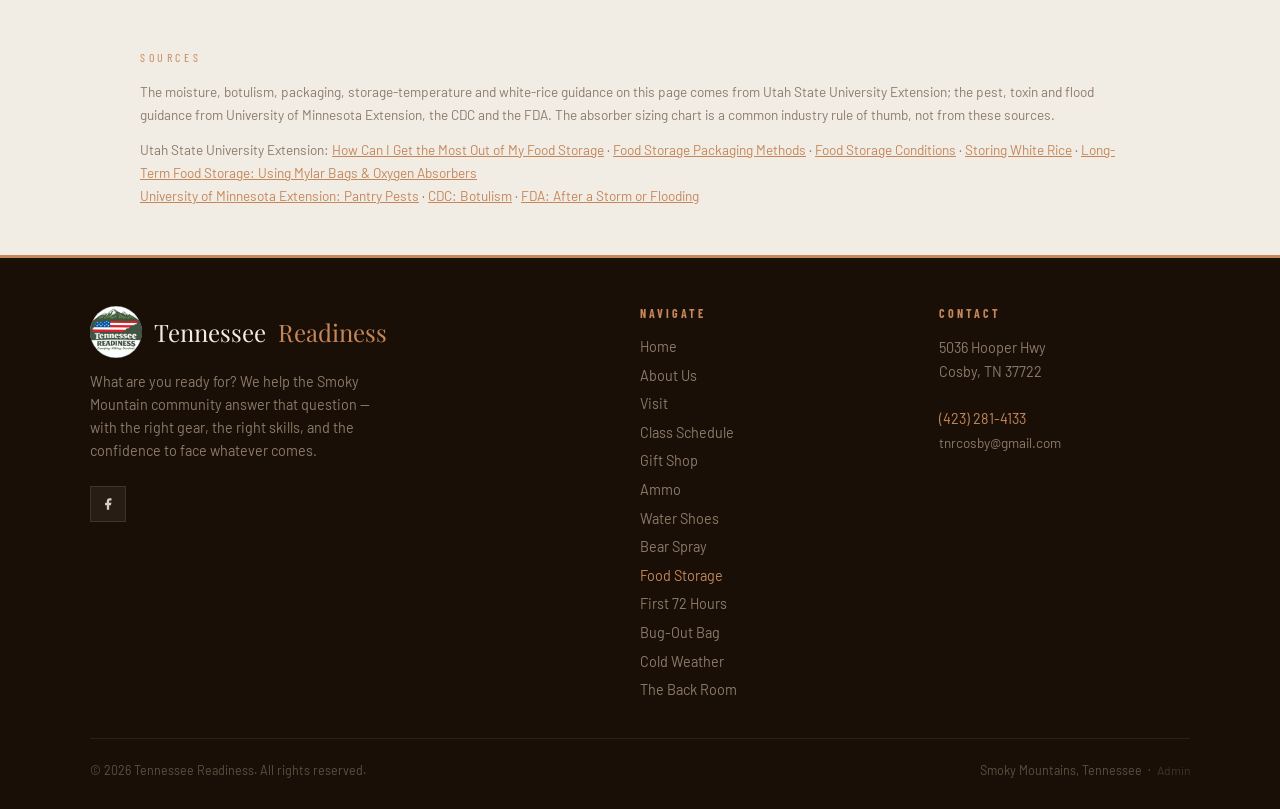
<file: tnr-v4/mylar-bags.html>
<!DOCTYPE html>
<!--
  Content source: readiness topic "food-storage-in-mylar-bags"
  Brief: assets/food-storage-in-mylar-bags/content/brief.md (revision 1)
  Readiness commit: f1364bfa7d660a23308d0e62438a2ea88ad96b7e
  Brief SHA-256: 5e7c2d538fabcf21e7b07b51c1dddca0e20e89378172f22e2c3668285892ea5f
  Brief approved by the owner Nov 23, 2026 (readiness manifest stage APPROVED_CONTENT); page published Nov 23, 2026 at owner direction.
  Readiness master copy of this page: assets/food-storage-in-mylar-bags/web/mylar-bags.html
  Owner-directed additions beyond the brief: absorber sizing chart, labeled as a rule of thumb that defers to the maker's chart.
-->
<html lang="en">
<head>
<meta charset="UTF-8">
<meta name="viewport" content="width=device-width, initial-scale=1.0">
<title>How to Store Food in Mylar Bags | Tennessee Readiness — Cosby, TN</title>
<meta name="description" content="How to store dry staples in Mylar bags with oxygen absorbers: which foods qualify, how to seal and inspect, where to store, how to rotate and when to throw food out. Mylar bags at Tennessee Readiness in Cosby, TN.">
<link rel="canonical" href="https://tnreadiness.com/mylar-bags">

<!-- Open Graph -->
<meta property="og:type" content="article">
<meta property="og:url" content="https://tnreadiness.com/mylar-bags">
<meta property="og:title" content="How to Store Food in Mylar Bags | Tennessee Readiness">
<meta property="og:description" content="Pack verified-dry staples like white rice, wheat berries and dry beans in Mylar bags with oxygen absorbers. Food choice, sealing, storage and safety checks.">
<meta property="og:image" content="https://tnreadiness.com/images/logo.jpg">
<meta property="og:site_name" content="Tennessee Readiness">

<!-- Twitter Card -->
<meta name="twitter:card" content="summary">
<meta name="twitter:title" content="How to Store Food in Mylar Bags | Tennessee Readiness">
<meta name="twitter:description" content="Pack dry staples in Mylar bags with oxygen absorbers. Steps, safety notes and sizing guide from Tennessee Readiness in Cosby, TN.">

<!-- Structured Data -->
<script type="application/ld+json">
{
  "@context": "https://schema.org",
  "@type": "Article",
  "headline": "How to Store Food in Mylar Bags",
  "description": "Step-by-step guide to long-term dry food storage in Mylar bags with oxygen absorbers.",
  "url": "https://tnreadiness.com/mylar-bags",
  "image": "https://tnreadiness.com/images/hero.jpg",
  "datePublished": "2026-11-20",
  "dateModified": "2026-11-23",
  "author": { "@type": "Organization", "name": "Tennessee Readiness" },
  "publisher": {
    "@type": "Organization",
    "name": "Tennessee Readiness",
    "logo": { "@type": "ImageObject", "url": "https://tnreadiness.com/images/logo.jpg" }
  }
}
</script>
<script type="application/ld+json">
{
  "@context": "https://schema.org",
  "@type": "BreadcrumbList",
  "itemListElement": [
    { "@type": "ListItem", "position": 1, "name": "Home", "item": "https://tnreadiness.com/" },
    { "@type": "ListItem", "position": 2, "name": "Food Storage Guide", "item": "https://tnreadiness.com/mylar-bags" }
  ]
}
</script>
<script type="application/ld+json">
{
  "@context": "https://schema.org",
  "@type": "FAQPage",
  "mainEntity": [
    {
      "@type": "Question",
      "name": "Can I store food in Mylar bags without oxygen absorbers?",
      "acceptedAnswer": { "@type": "Answer", "text": "A sealed foil-laminate pouch limits light, moisture and oxygen getting in, but the air already inside the pouch still contains oxygen. For long-term storage of suitable dry staples such as plain white rice, wheat berries and dry beans, add food-storage oxygen absorbers sized by the absorber maker's chart for that pouch and fill, then heat-seal promptly. An absorber removes oxygen only; it does not dry or sterilize food." }
    },
    {
      "@type": "Question",
      "name": "What foods should not be sealed in Mylar with an oxygen absorber?",
      "acceptedAnswer": { "@type": "Answer", "text": "Only shelf-stable, low-oil food verified to be about 10% moisture or less (Utah State University Extension guidance) belongs in a pouch with an oxygen absorber, because moist food in low-oxygen packaging can present a botulism risk. Keep out fresh or cooked food, cheese, jerky, moist or uncertain home-dried produce, and higher-oil foods such as brown rice, nuts, granola and whole-wheat flour. Store sugar and salt separately without an absorber. If you are not sure a food is dry enough, keep it in its original packaging." }
    },
    {
      "@type": "Question",
      "name": "Does a tight, shrunken Mylar bag mean the food is safe?",
      "acceptedAnswer": { "@type": "Answer", "text": "No. Most of the air in a bag is nitrogen, which stays after the absorber removes oxygen, so a bag may or may not pull tight. A loose bag is not proof the absorber failed, and a tight bag is no guarantee of food safety. Inspect the full heat seal instead, and throw out any pouch that becomes unusually swollen, damp, moldy, infested, leaking or water-damaged without tasting it."
      }
    },
    {
      "@type": "Question",
      "name": "Where can I buy Mylar bags near the Smoky Mountains?",
      "acceptedAnswer": { "@type": "Answer", "text": "Tennessee Readiness at 5036 Hooper Hwy in Cosby, TN stocks Mylar bags in 2-quart, 1-gallon, 2-gallon and 5-gallon sizes. Open Wednesday–Saturday 10AM–6PM; Monday, Tuesday and Sunday hours vary, so call (423) 281-4133 ahead." }
    }
  ]
}
</script>

<link rel="preconnect" href="https://fonts.googleapis.com">
<link rel="preconnect" href="https://fonts.gstatic.com" crossorigin>
<link href="https://fonts.googleapis.com/css2?family=Playfair+Display:wght@700;900&family=Barlow+Condensed:wght@400;600;700&family=Barlow:wght@300;400;500&display=swap" rel="stylesheet">
<link rel="icon" href="images/TNR Favicon.jpg">
<link rel="stylesheet" href="css/styles.css">
<style>
  /* ── MYLAR PAGE ── */
  .page-hero {
    min-height: 70vh;
    background:
      linear-gradient(to bottom, rgba(44,31,14,0.8) 0%, rgba(44,31,14,0.55) 50%, rgba(44,31,14,0.9) 100%),
      url('images/hero.jpg') center/cover no-repeat;
    display: flex; flex-direction: column; justify-content: center; align-items: center;
    text-align: center; padding: 8rem 2rem 4rem;
  }
  .page-hero h1 {
    font-family: 'Playfair Display', serif;
    font-size: clamp(2.5rem, 6vw, 5rem);
    color: var(--cream); line-height: 1.05;
    animation: fadeUp 0.8s 0.15s ease both;
  }
  .page-hero h1 span { color: var(--clay); display: block; }

  .wrap { max-width: 1000px; margin: 0 auto; }
  .block { padding: 5rem 2rem; }
  .block-dark { background: var(--bark); color: var(--fog); }
  .block-dark .section-title { color: var(--cream); }
  .block-deep { background: #1e1208; color: var(--fog); }
  .block-deep .section-title { color: var(--cream); }

  .lead { font-size: 1.1rem; line-height: 1.75; font-weight: 300; margin-top: 1.25rem; max-width: 760px; }

  /* Why cards */
  .why-grid { display: grid; grid-template-columns: repeat(auto-fit, minmax(200px, 1fr)); gap: 2px; background: var(--fog); margin-top: 3rem; }
  .why-card { background: var(--cream); padding: 2rem 1.75rem; }
  .why-card .icon { font-size: 2rem; margin-bottom: 0.75rem; }
  .why-card h3 { font-family: 'Barlow Condensed', sans-serif; font-size: 1.15rem; letter-spacing: 0.05em; text-transform: uppercase; margin-bottom: 0.4rem; }
  .why-card p { font-size: 0.95rem; line-height: 1.6; color: var(--stone); }

  /* Supplies checklist */
  .supply-list { list-style: none; margin-top: 2.5rem; display: grid; grid-template-columns: repeat(auto-fit, minmax(280px, 1fr)); gap: 1rem; }
  .supply-list li { display: flex; gap: 1rem; align-items: flex-start; padding: 1rem 1.25rem; border-left: 3px solid var(--clay); background: rgba(255,255,255,0.04); line-height: 1.55; }
  .supply-list li strong { display: block; color: var(--cream); font-family: 'Barlow Condensed', sans-serif; font-size: 1.05rem; letter-spacing: 0.04em; }
  .supply-list .icon { font-size: 1.5rem; }

  /* Steps */
  .steps { counter-reset: step; margin-top: 3rem; display: flex; flex-direction: column; gap: 1.25rem; }
  .step { display: grid; grid-template-columns: 64px 1fr; gap: 1.5rem; background: white; padding: 1.75rem; border-left: 4px solid var(--clay); }
  .step::before { counter-increment: step; content: counter(step); font-family: 'Playfair Display', serif; font-size: 2.6rem; color: var(--clay); line-height: 1; }
  .step h3 { font-family: 'Barlow Condensed', sans-serif; font-size: 1.25rem; letter-spacing: 0.04em; text-transform: uppercase; margin-bottom: 0.4rem; }
  .step p { line-height: 1.7; color: var(--bark); }
  .step .tip { margin-top: 0.75rem; font-size: 0.9rem; color: var(--moss); padding: 0.6rem 0.9rem; background: rgba(74,94,58,0.08); border-left: 3px solid var(--moss); }

  /* Tables */
  .table-wrap { overflow-x: auto; margin-top: 2rem; }
  table.guide { width: 100%; border-collapse: collapse; font-size: 0.95rem; }
  table.guide th { font-family: 'Barlow Condensed', sans-serif; font-size: 0.75rem; letter-spacing: 0.2em; text-transform: uppercase; text-align: left; color: var(--clay); padding: 0.8rem 1rem; border-bottom: 2px solid var(--clay); }
  table.guide td { padding: 0.8rem 1rem; border-bottom: 1px solid rgba(255,255,255,0.08); vertical-align: top; }
  table.guide td:first-child { color: var(--cream); font-weight: 500; }
  .fine { font-size: 0.85rem; color: var(--stone); margin-top: 1rem; line-height: 1.6; }

  .warning { margin-top: 2rem; padding: 1.5rem 1.75rem; background: rgba(212,82,26,0.1); border-left: 5px solid var(--ember); line-height: 1.7; }
  .warning strong { font-family: 'Barlow Condensed', sans-serif; letter-spacing: 0.1em; text-transform: uppercase; color: var(--ember); display: block; margin-bottom: 0.3rem; }

  .note { margin-top: 2rem; padding: 1.5rem 1.75rem; background: rgba(74,94,58,0.1); border-left: 5px solid var(--moss); line-height: 1.7; }
  .note strong { font-family: 'Barlow Condensed', sans-serif; letter-spacing: 0.1em; text-transform: uppercase; color: var(--moss); display: block; margin-bottom: 0.3rem; }
  .block-dark .warning, .block-deep .warning { color: var(--fog); }
  table.food td:first-child { width: 36%; }
  .discard-list { margin: 0.75rem 0 0 1.25rem; line-height: 1.7; }
  .example { margin-top: 2rem; padding: 1.75rem; background: white; border-left: 4px solid var(--clay); line-height: 1.7; }
  .example .tag { font-family: 'Barlow Condensed', sans-serif; font-size: 0.8rem; letter-spacing: 0.2em; text-transform: uppercase; color: var(--clay); display: block; margin-bottom: 0.4rem; }

  /* Storage tips */
  .tips-grid { display: grid; grid-template-columns: repeat(auto-fit, minmax(220px, 1fr)); gap: 1rem; margin-top: 2.5rem; }
  .tips-grid div { padding: 1.25rem; border-left: 3px solid var(--clay); background: rgba(255,255,255,0.04); line-height: 1.6; }
  .tips-grid strong { display: block; color: var(--cream); font-family: 'Barlow Condensed', sans-serif; font-size: 1.05rem; letter-spacing: 0.04em; margin-bottom: 0.25rem; }

  /* Promo */
  .promo {
    background: linear-gradient(135deg, rgba(212,82,26,0.95), rgba(196,134,90,0.92)), url('images/store_exterior.jpg') center/cover no-repeat;
    padding: 5rem 2rem; text-align: center; color: var(--cream);
  }
  .promo .section-label { color: var(--bark); }
  .promo h2 { font-family: 'Playfair Display', serif; font-size: clamp(2.2rem, 5vw, 3.5rem); line-height: 1.1; }
  .promo p { font-size: 1.15rem; line-height: 1.7; max-width: 640px; margin: 1.25rem auto 0; }
  .promo .wrap { max-width: 1100px; } /* room for 5 topic tiles per row */
  .promo-sizes { display: flex; justify-content: center; gap: 1rem; flex-wrap: wrap; margin-top: 2.5rem; }
  .promo-sizes > div { background: rgba(44,31,14,0.85); padding: 1.25rem 1.75rem; min-width: 160px; border-top: 3px solid var(--cream); }
  .promo-sizes .size { font-family: 'Playfair Display', serif; font-size: 1.5rem; }
  .promo-sizes .use { font-size: 0.85rem; color: var(--fog); margin-top: 0.25rem; }
  .promo .btn-row { display: flex; gap: 1rem; justify-content: center; flex-wrap: wrap; margin-top: 2.5rem; }
  .promo .btn-dark { background: var(--bark); color: var(--cream); font-family: 'Barlow Condensed', sans-serif; font-weight: 700; font-size: 0.95rem; letter-spacing: 0.15em; text-transform: uppercase; padding: 0.9rem 2rem; text-decoration: none; transition: transform 0.15s; }
  .promo .btn-dark:hover { transform: translateY(-2px); }
  .promo .btn-outline { border-color: var(--cream); }

  .sources { font-size: 0.85rem; color: var(--stone); line-height: 1.7; }
  .sources a { color: var(--clay); }

  @media (max-width: 768px) {
    .step { grid-template-columns: 1fr; gap: 0.5rem; }
    .block { padding: 3.5rem 1.25rem; }
  }
</style>
</head>
<body>

<!-- ── ANNOUNCEMENT BAR (same on every page; plain HTML so search engines and AI crawlers can read it) ── -->
<aside class="announce" aria-label="Store announcement">
  <a href="/#info">We have <strong>MREs</strong> and <strong>Humanitarian Rations</strong> <span class="iykyk">(IYKYK)</span><span class="announce-cta"><span class="announce-cta-text">Stop by the store</span> &rarr;</span></a>
</aside>

<!-- ── NAV ── -->
<nav>
  <a class="nav-brand" href="/" style="display:flex;align-items:center;gap:0.6rem;">
    <img src="images/logo.jpg" alt="Tennessee Readiness" style="width:36px;height:36px;border-radius:50%;object-fit:cover;">Tennessee <span>Readiness</span>
  </a>
  <button class="nav-hamburger" onclick="toggleNav()" aria-label="Toggle navigation">
    <span></span><span></span><span></span>
  </button>
  <ul class="nav-links">
    <li><a href="/#about">About</a></li>
    <li><a href="/#info">Visit</a></li>
    <li><a href="/calendar">Classes</a></li>
    <li class="has-sub is-current">
      <button class="nav-sub-toggle" type="button" aria-expanded="false" aria-haspopup="true" onclick="toggleSub(this)">Preparedness Guide <span class="caret">&#9662;</span></button>
      <ul class="nav-sub">
        <li><a href="/mylar-bags" style="color:var(--clay);">Mylar Bags</a></li>
        <li><a href="/first-72-hours">The First 72 Hours</a></li>
        <li><a href="/bug-out-bag">Bug-Out Bag</a></li>
        <li><a href="/cold-weather">Cold Weather Survival</a></li>
      </ul>
    </li>
    <li><a href="/#porch">The Porch</a></li>
    <li><a href="/#bigChairZone">Big Chair</a></li>
    <li><a href="/gift-shop">Gift Shop</a></li>
    <li><a href="/ammo">Ammo</a></li>
    <li><a href="/water-shoes">Water Shoes</a></li>
    <li><a href="/bear-spray">Bear Spray</a></li>
    <li><a href="/#backRoom">The Back Room</a></li>
  </ul>
</nav>

<!-- ── HERO ── -->
<section class="page-hero">
  <div class="hero-badge">Preparedness Guide</div>
  <h1>Storing Food in<span>Mylar Bags</span></h1>
  <p class="hero-sub">How to pack dry staples like plain white rice, wheat berries and dry beans so they keep their quality for years. Start with the right food, seal it right, and check it every time you rotate.</p>
  <div class="hero-ctas">
    <a href="#steps" class="btn-primary">Jump to the Steps</a>
    <a href="#buy" class="btn-outline">Get Mylar Bags Here</a>
  </div>
</section>

<!-- ── WHY MYLAR ── -->
<section class="block">
  <div class="wrap">
    <div class="section-label">The Basics</div>
    <h2 class="section-title">Why Mylar Works</h2>
    <p class="lead">Stored food is ruined by oxygen, moisture, light and pests. A Mylar bag is a pouch of plastic film laminated with a thin foil layer. Heat-sealed with an oxygen absorber inside, it limits the first three, and a lidded bin around it guards against the fourth. One thing it can't do: an oxygen absorber removes oxygen, but it <strong>does not dry food, sterilize it or remove toxins</strong>. The food has to be right before it goes in.</p>

    <div class="why-grid">
      <div class="why-card"><div class="icon">🫧</div><h3>Removes Oxygen</h3><p>Oxygen turns oils rancid and fades flavor. The absorber takes oxygen out of the sealed bag; the foil layer helps keep more from getting back in.</p></div>
      <div class="why-card"><div class="icon">💧</div><h3>Keeps Moisture Out</h3><p>The foil layer limits moisture getting in. It won't dry food that's already damp — that's why food choice comes first.</p></div>
      <div class="why-card"><div class="icon">🌑</div><h3>Blocks Light</h3><p>Light breaks down vitamins and color. The pouch blocks it.</p></div>
      <div class="why-card"><div class="icon">📦</div><h3>Portion Control</h3><p>Pack portions you can finish after opening, and keep the rest sealed.</p></div>
    </div>
  </div>
</section>

<!-- ── CHOOSE FOOD FIRST ── -->
<section class="block block-deep" id="foods" style="scroll-margin-top:70px;">
  <div class="wrap">
    <div class="section-label">Choose Your Food First</div>
    <h2 class="section-title">What to Store — and What Not To</h2>
    <p class="lead">Use oxygen absorbers only with <strong>shelf-stable, low-oil food verified to be dry enough</strong>. Utah State University Extension uses about 10% moisture or less as household guidance. "Shelf-stable in its retail bag," "dry to the touch" and "dry enough for low-oxygen packing" are three different things. If the label doesn't tell you, ask the supplier for the product specification — and if you still don't know, keep the food in its original packaging and follow the label.</p>

    <div class="warning">
      <strong>⚠ Moisture + No Oxygen = Botulism Risk</strong>
      Utah State University Extension warns that botulism poisoning may result if moist products are stored in packaging that reduces oxygen. Never use this method to make wet or perishable food shelf-stable.
    </div>

    <div class="table-wrap">
      <table class="guide food">
        <thead><tr><th>Food</th><th>What to Do</th></tr></thead>
        <tbody>
          <tr><td>Plain polished white rice, whole wheat berries, dry beans, lentils, split peas</td><td>Good first choices — when the exact product is shelf-stable, low in oil and verified dry enough. Some white rice is sold above the moisture guidance, so check the specification.</td></tr>
          <tr><td>Plain rolled oats, plain dry pasta</td><td>Only if the specific product meets the same requirements. Check blends and added ingredients separately. If unsure, keep it in its original packaging and rotate it through normal use.</td></tr>
          <tr><td>White flour, powdered milk</td><td>Keep in the original packaging and rotate. Moisture and storage life vary by product. For long storage, buy manufacturer-packed long-storage products.</td></tr>
          <tr><td>Brown rice, nuts, granola, whole-wheat flour and other higher-oil foods</td><td>Not for this method. Their oils go rancid. Store them normally, follow the package directions and rotate them sooner.</td></tr>
          <tr><td>Fresh or cooked food, cheese, jerky, moist or uncertain home-dried produce</td><td>Keep out. Follow that food's own safe-storage instructions. Store-bought freeze-dried foods stay sealed in their original packaging.</td></tr>
          <tr><td>Plain granulated sugar, plain salt</td><td>Store separately in clean, dry, tightly closed food-grade containers — no absorber. Brown sugar stays in its normal pantry packaging.</td></tr>
        </tbody>
      </table>
    </div>

    <p class="fine"><strong style="color:var(--cream);">Plan past the bag:</strong> start with food your household already eats. If you store rice, beans or whole grains, plan for clean cooking water, a way to cook, and a grain mill if your recipes need flour from stored wheat berries.</p>
  </div>
</section>

<!-- ── SUPPLIES ── -->
<section class="block block-dark">
  <div class="wrap">
    <div class="section-label">Before You Start</div>
    <h2 class="section-title">What You'll Need</h2>
    <ul class="supply-list">
      <li><span class="icon">🛍️</span><div><strong>Food-grade Mylar bags</strong>New, undamaged, heat-sealable foil-laminate pouches sold for dry food storage, with sealing instructions. Thicker film resists punctures, but thickness alone doesn't tell you how well a bag blocks oxygen. Choose sizes you can finish after opening.</div></li>
      <li><span class="icon">🧪</span><div><strong>Oxygen absorbers</strong>Intact, single-use packets made for dry food, with the maker's capacity chart. See the sizing guide below.</div></li>
      <li><span class="icon">🔥</span><div><strong>A heat sealer suited to your bags</strong>An impulse sealer is the common choice. Use the bag and sealer makers' directions for settings.</div></li>
      <li><span class="icon">🫙</span><div><strong>A jar with a gasketed lid</strong>To hold unused absorbers closed until the next batch, following their instructions.</div></li>
      <li><span class="icon">🖊️</span><div><strong>Labels, marker and a clean, dry scoop</strong>For filling, and for labeling every bag.</div></li>
      <li><span class="icon">🪣</span><div><strong>A rigid lidded bin</strong>Protects bags from punctures, light and pests. Where rodents are a problem, a securely lidded metal bin. The heat seal is the barrier; the bin is armor.</div></li>
    </ul>
  </div>
</section>

<!-- ── STEPS ── -->
<section class="block" id="steps" style="scroll-margin-top:70px;">
  <div class="wrap">
    <div class="section-label">Step by Step</div>
    <h2 class="section-title">How to Pack &amp; Seal</h2>

    <div class="steps">
      <div class="step"><div>
        <h3>Set up before you open the absorbers</h3>
        <p>Work indoors on a clean, dry surface with dry tools. Check the food for moisture, mold, pests and damage — discard anything suspect. Test your sealer on an empty bag of the same type: you want a continuous seal with no wrinkles, channels or melted holes.</p>
      </div></div>

      <div class="step"><div>
        <h3>Portion and label</h3>
        <p>Label each bag with the food, the packing date and the lot number from the original package if it has one. Fill it with the verified-dry food, leaving enough clear bag at the top for a clean, flat seal.</p>
        <div class="tip">Keep dust, crumbs and kernels off the sealing area — debris there makes weak seals.</div>
      </div></div>

      <div class="step"><div>
        <h3>Add absorbers and seal promptly</h3>
        <p>With the food and sealer ready, open the absorber supply. Put the rated amount of intact packets in each bag, keeping them away from the seal. Close the leftover absorbers back up as their instructions direct, and seal the filled bags promptly — absorbers start working as soon as they meet air.</p>
      </div></div>

      <div class="step"><div>
        <h3>Inspect the whole seal once it cools</h3>
        <p>Look for one unbroken band across the full opening — no channels, wrinkles, trapped food, holes or weak edges. If you find a problem while you're still packing and the food is clean and dry, move it to a new bag with a fresh absorber.</p>
        <div class="tip">A zipper is handy after opening, but use the heat seal for long-term storage.</div>
      </div></div>

      <div class="step"><div>
        <h3>Record the batch and store it</h3>
        <p>Write down the food, amount, pack date, where it's stored, when you plan to rotate it, and which bags and absorbers you used. Put the bags in the lidded bin somewhere you can easily get to and check.</p>
      </div></div>
    </div>

    <div class="note">
      <strong>Read the seal, not the shape of the bag</strong>
      Some bags pull tight as the absorber works, and some don't — most of the air in a bag is nitrogen, and it stays. A loose bag doesn't prove the absorber failed, and a tight bag doesn't prove the food is safe. Inspect the seal and keep track of how the bag has been stored. A bag that becomes unusually swollen should be thrown out.
    </div>
  </div>
</section>

<!-- ── ABSORBER CHART ── -->
<section class="block block-deep">
  <div class="wrap">
    <div class="section-label">Sizing Guide</div>
    <h2 class="section-title">How Big an Oxygen Absorber?</h2>
    <p class="lead">Your absorber maker's capacity chart comes first. Absorbers have to cover the air above the food and between the pieces — so a partly filled bag, or loose food like pasta and beans, needs more capacity than a full bag of rice or wheat berries.</p>
    <div class="table-wrap">
      <table class="guide">
        <thead><tr><th>Bag Size</th><th>Full Bag, Dense Food<br>(white rice, wheat berries)</th><th>Loose Food<br>(pasta, beans, oats)</th></tr></thead>
        <tbody>
          <tr><td>Quart</td><td>100 cc</td><td>150–300 cc</td></tr>
          <tr><td>1 Gallon</td><td>300–400 cc</td><td>500 cc</td></tr>
          <tr><td>5 Gallon</td><td>2,000 cc</td><td>2,500 cc or more</td></tr>
        </tbody>
      </table>
    </div>
    <p class="fine"><strong style="color:var(--cream);">Rule of thumb only:</strong> these are common supplier guidelines, not lab-tested figures, and they don't come from the sources listed below. Always use the capacity chart for the absorbers you actually buy — if it says something different, follow the maker. Our 2-quart and 2-gallon bags fall between these rows, so go by the maker's chart for them, or ask us. Sugar and salt don't get an absorber.</p>
  </div>
</section>

<!-- ── STORE, ROTATE, DISCARD ── -->
<section class="block block-dark">
  <div class="wrap">
    <div class="section-label">After You Seal</div>
    <h2 class="section-title">Store, Rotate &amp; Check</h2>

    <div class="tips-grid">
      <div><strong>🌡️ Cool, dry, dark, off the floor</strong>Utah State University Extension gives roughly 40–70°F as a good range for food quality. In Tennessee, an interior pantry usually beats an attic or garage. Use a basement only if it stays reliably dry. Keep bins away from sun, heat, leaks, condensation and flood-prone spots.</div>
      <div><strong>🔄 Rotate and inspect</strong>Use the oldest suitable food first. Check bags during normal rotation and after any leak, flood or pest problem: seams, labels, punctures, moisture and swelling. Write down the date of your next check.</div>
      <div><strong>🐭 Guard against critters</strong>Rodents chew right through Mylar. Keep bags in a lidded bin — metal where rodents are a concern.</div>
      <div><strong>🥄 After opening</strong>Use clean, dry utensils and keep the rest in a clean, dry container. An opened bag starts a new, shorter storage period — follow normal storage guidance for that food. Remove the absorbers and throw them away.</div>
    </div>

    <div class="warning">
      <strong>⚠ When in doubt, throw it out — don't taste it</strong>
      Throw out home-packed bags with any of these:
      <ul class="discard-list">
        <li>Damp contents or condensation inside</li>
        <li>Mold or insects</li>
        <li>Unexplained swelling</li>
        <li>Leaks or punctures that leave you unsure how the food was stored</li>
        <li>Water damage or possible contact with flood water</li>
      </ul>
      Normal smell or appearance can't prove stored food is safe — the CDC notes you can't see, smell or taste the toxin that causes botulism. When you find pests or moisture, clean the shelf and check the bags around it.
    </div>

    <h3 style="font-family:'Playfair Display',serif; color:var(--cream); font-size:1.6rem; margin-top:3rem;">How Long Will It Last?</h3>
    <p class="lead">There's no single answer: storage temperature, the food itself, the packaging and how it was handled all affect quality. As an example, Utah State University Extension reports that properly sealed and stored polished white rice will store well for 25 to 30 years.</p>
    <p class="fine"><strong style="color:var(--cream);">Estimate only:</strong> that figure describes the quality of one food under favorable conditions. It is not an expiration date or a safety guarantee for a home-packed bag, and it doesn't carry over to other foods. Rotate on your normal schedule and keep a record of how each batch has been stored.</p>
  </div>
</section>

<!-- ── FIRST BATCH ── -->
<section class="block">
  <div class="wrap">
    <div class="section-label">Try It Once</div>
    <h2 class="section-title">A Practical First Batch</h2>
    <div class="example">
      <span class="tag">Example</span>
      A Tennessee household starts with one bag of plain polished white rice it already cooks regularly. It confirms the rice's specification, picks a meal-sized bag, matches the absorber to that bag and fill using the maker's chart, and writes down one packing date and one rotation date. At its next pantry check, it can find the bag, read the label, and judge its condition with the same checklist.
    </div>
  </div>
</section>

<!-- ── PROMO: WE SELL MYLAR ── -->
<section class="promo" id="buy" style="scroll-margin-top:70px;">
  <div class="wrap">
    <div class="section-label">Available In Store</div>
    <h2>Get Your Mylar Bags<br>at Tennessee Readiness</h2>
    <p>No need to order online and wait. We stock Mylar bags right here in Cosby — come pick up what you need, and ask us anything about getting your food storage started.</p>

    <div class="promo-sizes">
      <div><div class="size">2 Quart</div><div class="use">Small batches &amp; kits</div></div>
      <div><div class="size">1 Gallon</div><div class="use">Meal-sized portions</div></div>
      <div><div class="size">2 Gallon</div><div class="use">Family-sized portions</div></div>
      <div><div class="size">5 Gallon</div><div class="use">Bulk — lines a bucket</div></div>
    </div>

    <div class="tiles-label">Explore More</div>
    <div class="topic-tiles">
      <a href="/calendar"><span class="t">Classes</span><span class="u">Hands-on skills</span></a>
      <a href="/gift-shop"><span class="t">Gift Shop</span><span class="u">Mountain crafts &amp; keepsakes</span></a>
      <a href="/nut-job"><span class="t">The Nut Job</span><span class="u">Fresh boiled peanuts</span></a>
      <a href="/ammo"><span class="t">Ammo</span><span class="u">In stock locally</span></a>
      <a href="/bear-spray"><span class="t">Bear Spray</span><span class="u">For the Smokies</span></a>
      <a href="/water-shoes"><span class="t">Water Shoes</span><span class="u">Creek crossings</span></a>
      <a href="/first-72-hours"><span class="t">First 72 Hours</span><span class="u">What to expect &amp; do</span></a>
      <a href="/bug-out-bag"><span class="t">Bug-Out Bag</span><span class="u">What to pack</span></a>
      <a href="/cold-weather"><span class="t">Cold Weather</span><span class="u">Stay warm, spot trouble</span></a>
    </div>

    <div class="btn-row">
      <a href="tel:+14232814133" class="btn-dark">Call (423) 281-4133</a>
      <a href="/#info" class="btn-outline">Store Hours &amp; Directions</a>
    </div>
    <p style="font-size:0.95rem; margin-top:1.5rem;">5036 Hooper Hwy, Cosby, TN 37722 · Open Wednesday–Saturday 10AM–6PM · Monday, Tuesday &amp; Sunday hours vary — call ahead</p>
  </div>
</section>

<!-- ── SOURCES ── -->
<section class="block" style="padding-top:3rem; padding-bottom:3rem;">
  <div class="wrap sources">
    <div class="section-label">Sources</div>
    <p>The moisture, botulism, packaging, storage-temperature and white-rice guidance on this page comes from Utah State University Extension; the pest, toxin and flood guidance from University of Minnesota Extension, the CDC and the FDA. The absorber sizing chart is a common industry rule of thumb, not from these sources.</p>
    <p style="margin-top:0.75rem;">
      Utah State University Extension: <a href="https://extension.usu.edu/news_sections/home_family_and_food/get_the_most_of_food_storage" target="_blank" rel="noopener">How Can I Get the Most Out of My Food Storage</a> ·
      <a href="https://extension.usu.edu/preserve-the-harvest/research/packaging-methods" target="_blank" rel="noopener">Food Storage Packaging Methods</a> ·
      <a href="https://extension.usu.edu/preserve-the-harvest/research/storage-conditions" target="_blank" rel="noopener">Food Storage Conditions</a> ·
      <a href="https://extension.usu.edu/preserve-the-harvest/research/storing-white-rice" target="_blank" rel="noopener">Storing White Rice</a> ·
      <a href="https://extension.usu.edu/iron/files/KathysCornerJanFeb2022.pdf" target="_blank" rel="noopener">Long-Term Food Storage: Using Mylar Bags &amp; Oxygen Absorbers</a><br>
      <a href="https://extension.umn.edu/garden-and-home/home-maintenance/household-insects/pantry-pests-insects-found-in-stored-food" target="_blank" rel="noopener">University of Minnesota Extension: Pantry Pests</a> ·
      <a href="https://www.cdc.gov/botulism/prevention/home-canned-foods.html" target="_blank" rel="noopener">CDC: Botulism</a> ·
      <a href="https://www.fda.gov/food/food-safety-during-emergencies/after-storm-or-flooding-key-tips-consumers-about-food-safety" target="_blank" rel="noopener">FDA: After a Storm or Flooding</a>
    </p>
  </div>
</section>

<!-- ── FOOTER ── -->
<footer>
  <div class="footer-inner">
    <div>
      <div class="footer-brand" style="display:flex;align-items:center;gap:0.75rem;"><img src="images/logo.jpg" alt="Tennessee Readiness" style="width:52px;height:52px;border-radius:50%;object-fit:cover;">Tennessee <span>Readiness</span></div>
      <p class="footer-tagline">What are you ready for? We help the Smoky Mountain community answer that question — with the right gear, the right skills, and the confidence to face whatever comes.</p>
      <div class="footer-social">
        <a href="https://www.facebook.com/tennesseereadiness" target="_blank" rel="noopener" title="Facebook">
          <svg width="14" height="14" viewBox="0 0 24 24" fill="currentColor"><path d="M18 2h-3a5 5 0 0 0-5 5v3H7v4h3v8h4v-8h3l1-4h-4V7a1 1 0 0 1 1-1h3z"/></svg>
        </a>
      </div>
    </div>
    <div class="footer-col">
      <h4>Navigate</h4>
      <ul>
        <li><a href="/">Home</a></li>
        <li><a href="/#about">About Us</a></li>
        <li><a href="/#info">Visit</a></li>
        <li><a href="/calendar">Class Schedule</a></li>
        <li><a href="/gift-shop">Gift Shop</a></li>
        <li><a href="/ammo">Ammo</a></li>
    <li><a href="/water-shoes">Water Shoes</a></li>
    <li><a href="/bear-spray">Bear Spray</a></li>
    <li><a href="/mylar-bags" style="color:var(--clay);">Food Storage</a></li>
    <li><a href="/first-72-hours">First 72 Hours</a></li>
    <li><a href="/bug-out-bag">Bug-Out Bag</a></li>
    <li><a href="/cold-weather">Cold Weather</a></li>
    <li><a href="/#backRoom">The Back Room</a></li>
      </ul>
    </div>
    <div class="footer-col">
      <h4>Contact</h4>
      <p>
        5036 Hooper Hwy<br>
        Cosby, TN 37722<br><br>
        <a href="tel:+14232814133" style="color:var(--clay); text-decoration:none;">(423) 281-4133</a><br>
        <a href="mailto:tnrcosby@gmail.com" style="color:var(--stone); text-decoration:none; font-size:0.85rem;">tnrcosby@gmail.com</a>
      </p>
    </div>
  </div>
  <div class="footer-bottom">
    <p>© 2026 Tennessee Readiness. All rights reserved.</p>
    <p>Smoky Mountains, Tennessee &nbsp;·&nbsp; <a href="admin.html" target="_blank" style="color:rgba(140,123,107,0.35); text-decoration:none; font-size:0.75rem;">Admin</a></p>
  </div>
</footer>

<script>
function toggleNav() {
  document.querySelector('.nav-hamburger').classList.toggle('is-open');
  document.querySelector('.nav-links').classList.toggle('is-open');
}
document.querySelectorAll('.nav-links a').forEach(a => {
  a.addEventListener('click', () => {
    document.querySelector('.nav-hamburger').classList.remove('is-open');
    document.querySelector('.nav-links').classList.remove('is-open');
  });
});
function toggleSub(btn) {
  const open = btn.parentElement.classList.toggle('is-open');
  btn.setAttribute('aria-expanded', open);
}
function closeSubs() {
  document.querySelectorAll('.has-sub.is-open').forEach(li => {
    li.classList.remove('is-open');
    li.querySelector('.nav-sub-toggle').setAttribute('aria-expanded', 'false');
  });
}
document.addEventListener('click', e => { if (!e.target.closest('.has-sub')) closeSubs(); });
document.addEventListener('keydown', e => { if (e.key === 'Escape') closeSubs(); });
</script>
</body>
</html>
</file>
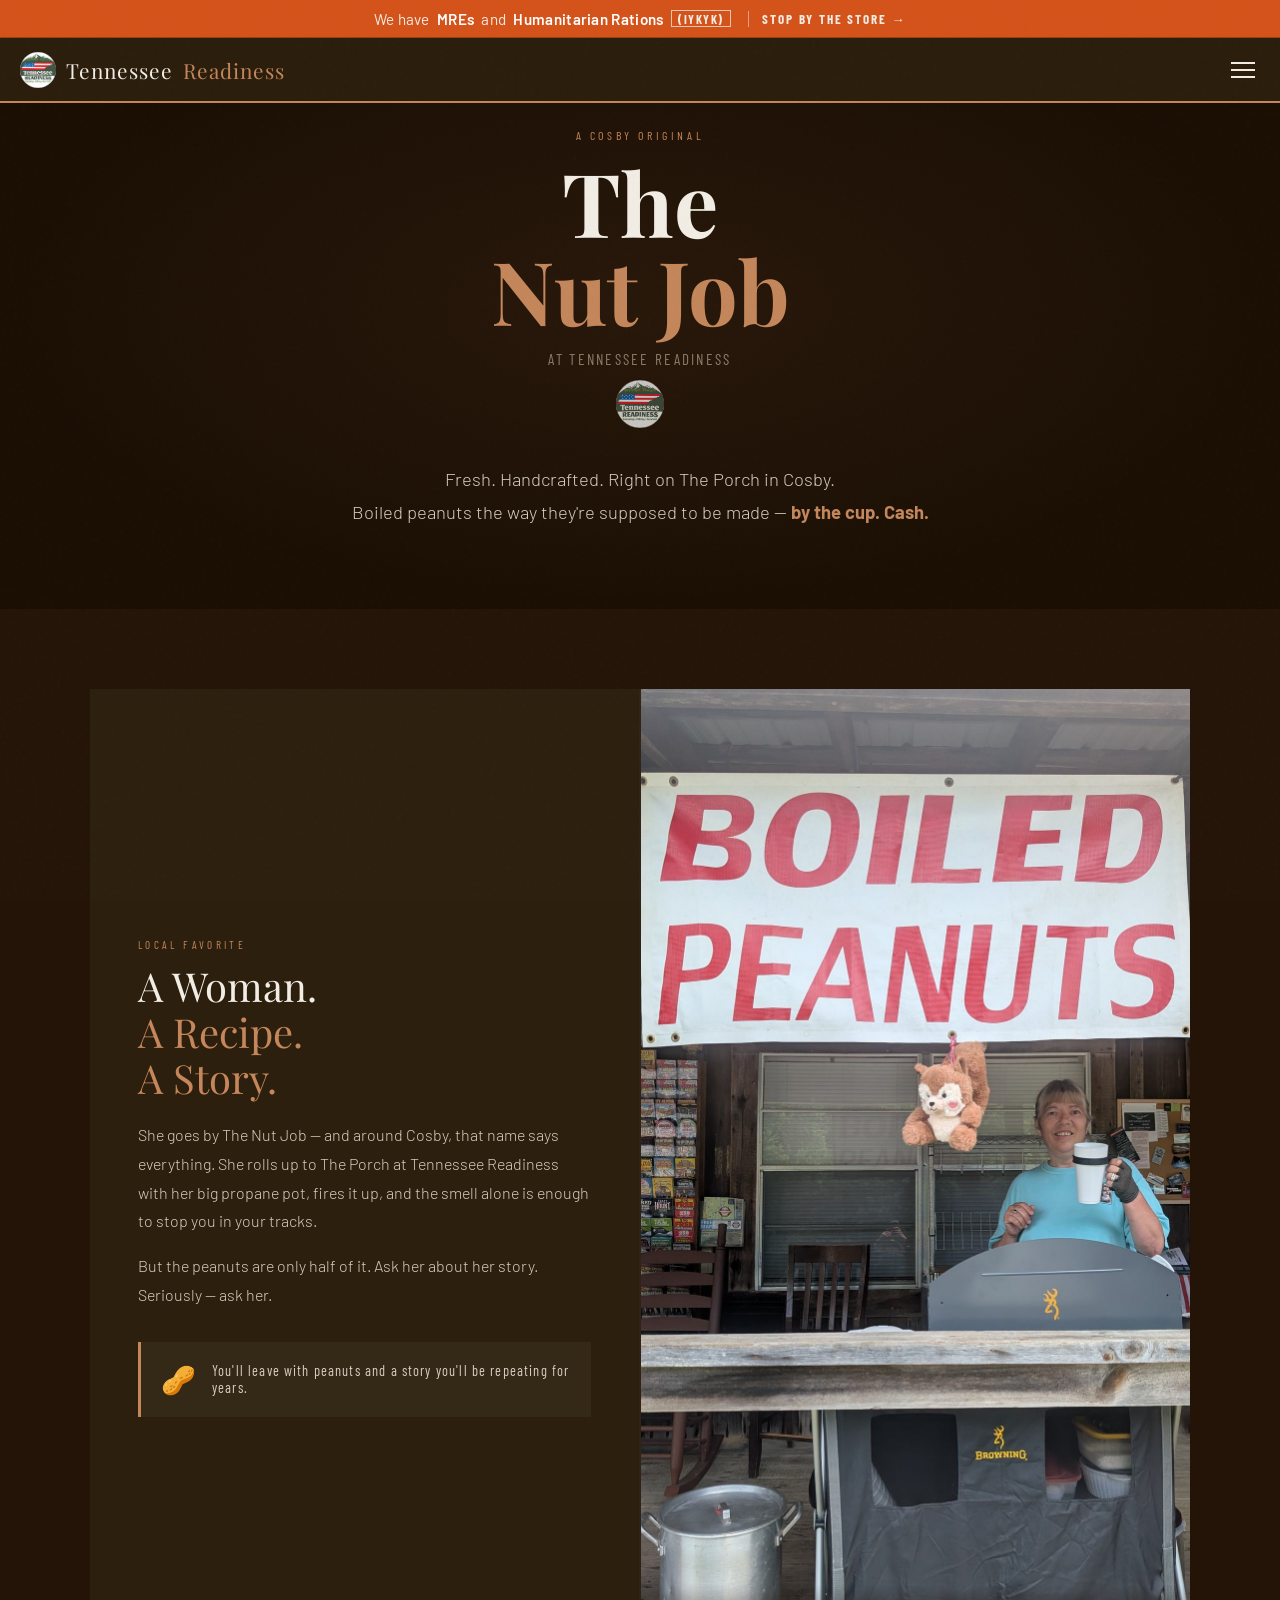
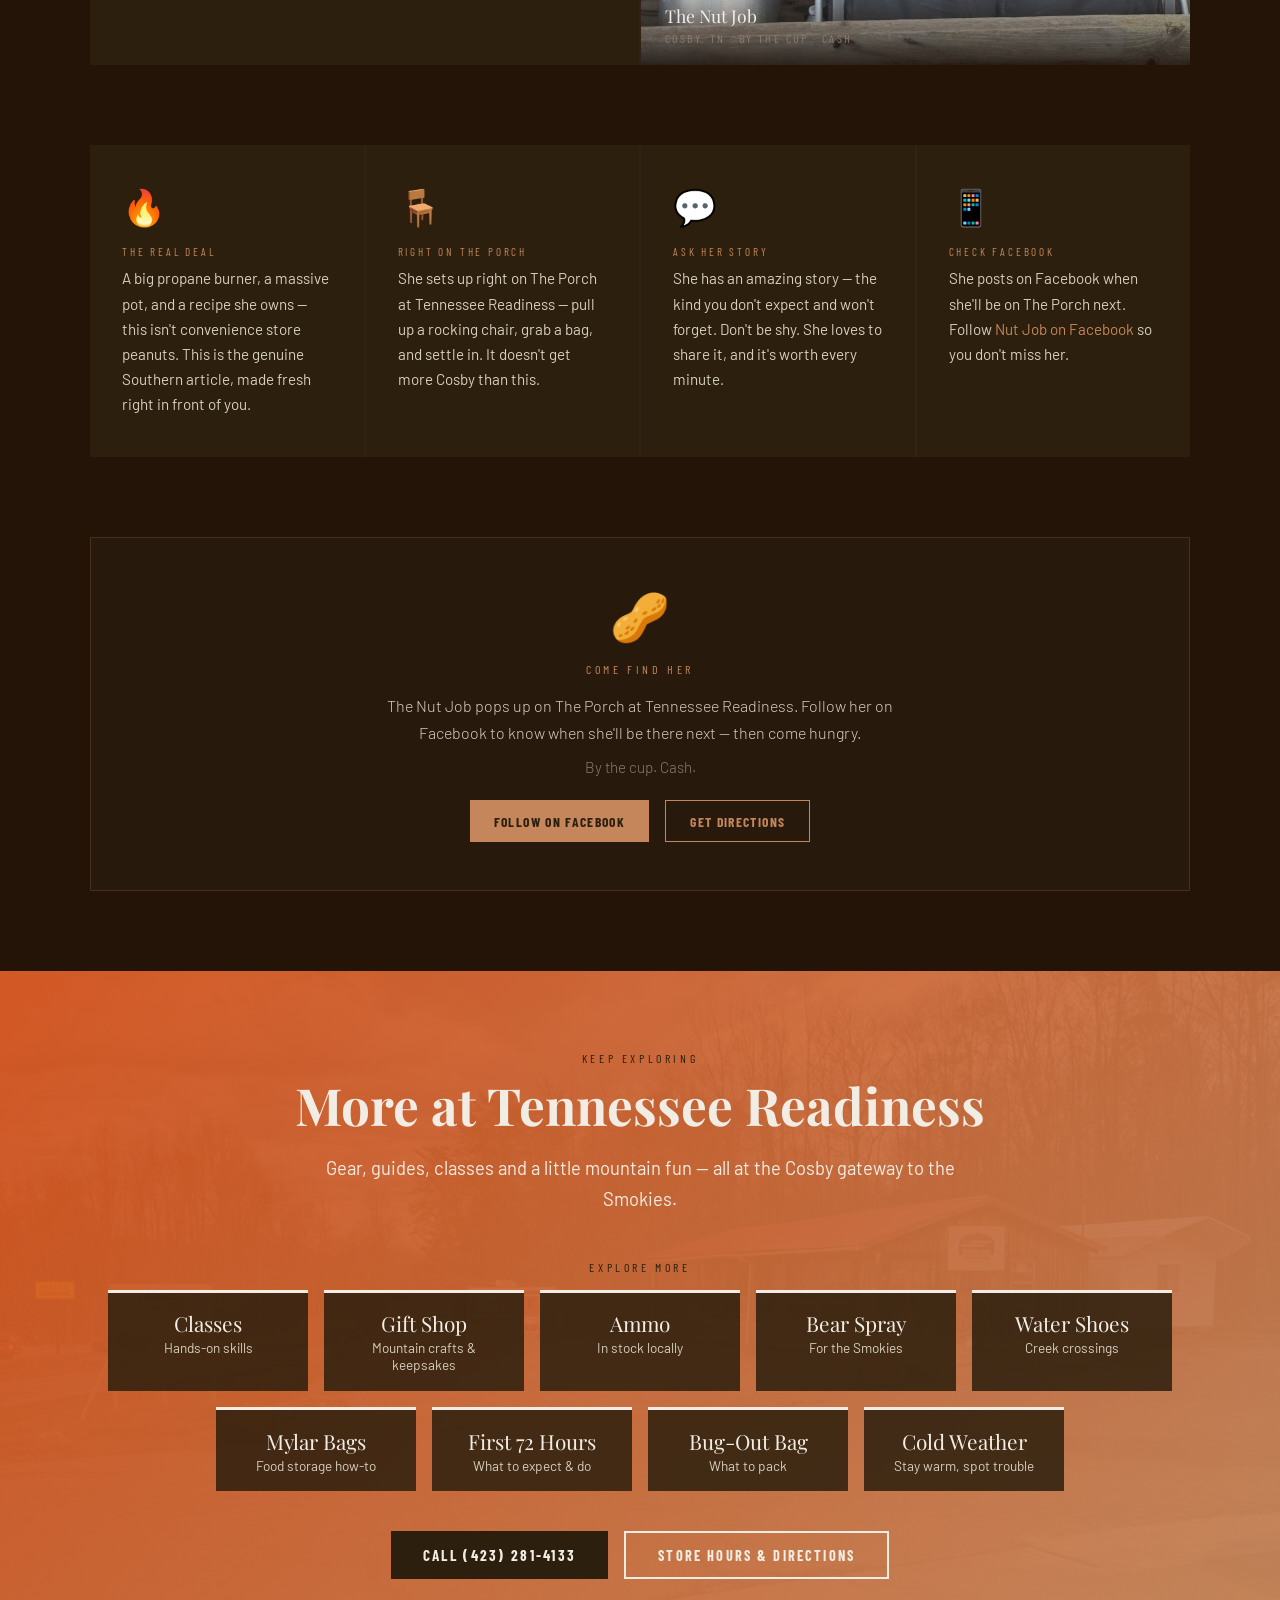
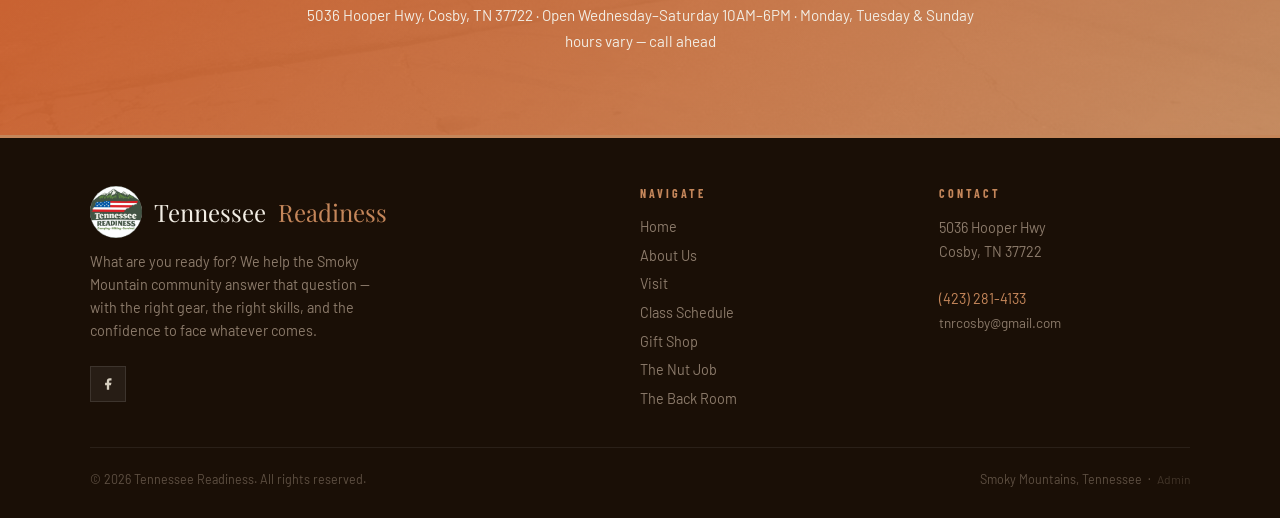
<file: tnr-v4/nut-job.html>
﻿<!DOCTYPE html>
<html lang="en">
<head>
<meta charset="UTF-8">
<meta name="viewport" content="width=device-width, initial-scale=1.0">
<title>The Nut Job — Boiled Peanuts | Tennessee Readiness, Cosby TN</title>
<meta name="description" content="The Nut Job is a local Cosby, TN favorite — handcrafted boiled peanuts made fresh by a mountain original with an amazing story. Find her at Tennessee Readiness on Hooper Hwy.">
<link rel="canonical" href="https://tnreadiness.com/nut-job">

<!-- Open Graph -->
<meta property="og:type" content="website">
<meta property="og:url" content="https://tnreadiness.com/nut-job">
<meta property="og:title" content="The Nut Job — Boiled Peanuts | Tennessee Readiness">
<meta property="og:description" content="Fresh boiled peanuts from a local Cosby legend. Find The Nut Job at Tennessee Readiness on Hooper Hwy.">
<meta property="og:image" content="https://tnreadiness.com/images/logo.jpg">
<meta property="og:site_name" content="Tennessee Readiness">

<!-- Twitter Card -->
<meta name="twitter:card" content="summary">
<meta name="twitter:title" content="The Nut Job — Boiled Peanuts | Tennessee Readiness, Cosby TN">
<meta name="twitter:description" content="Fresh boiled peanuts from a Cosby local legend. Find her at Tennessee Readiness near the Smoky Mountains.">

<!-- Structured Data: LocalBusiness -->
<script type="application/ld+json">
{
  "@context": "https://schema.org",
  "@type": "FoodEstablishment",
  "name": "The Nut Job",
  "description": "The Nut Job is a beloved local fixture in Cosby, Tennessee — a one-woman operation serving up fresh handcrafted boiled peanuts with a story as rich as her recipe. Find her at Tennessee Readiness on Hooper Hwy.",
  "servesCuisine": "Southern",
  "address": {
    "@type": "PostalAddress",
    "streetAddress": "5036 Hooper Hwy",
    "addressLocality": "Cosby",
    "addressRegion": "TN",
    "postalCode": "37722",
    "addressCountry": "US"
  },
  "parentOrganization": {
    "@type": "LocalBusiness",
    "name": "Tennessee Readiness",
    "url": "https://tnreadiness.com"
  },
  "hasOfferCatalog": {
    "@type": "OfferCatalog",
    "name": "Boiled Peanuts",
    "itemListElement": [
      {
        "@type": "Offer",
        "priceCurrency": "USD",
        "price": "Varies",
        "availability": "https://schema.org/InStock",
        "itemOffered": {
          "@type": "MenuItem",
          "name": "Boiled Peanuts",
          "description": "Fresh handcrafted boiled peanuts prepared by The Nut Job — a Cosby, TN local favorite."
        }
      }
    ]
  }
}
</script>

<!-- Structured Data: BreadcrumbList -->
<script type="application/ld+json">
{
  "@context": "https://schema.org",
  "@type": "BreadcrumbList",
  "itemListElement": [
    {
      "@type": "ListItem",
      "position": 1,
      "name": "Tennessee Readiness",
      "item": "https://tnreadiness.com"
    },
    {
      "@type": "ListItem",
      "position": 2,
      "name": "The Nut Job",
      "item": "https://tnreadiness.com/nut-job"
    }
  ]
}
</script>

<!-- Structured Data: FAQPage -->
<script type="application/ld+json">
{
  "@context": "https://schema.org",
  "@type": "FAQPage",
  "mainEntity": [
    {
      "@type": "Question",
      "name": "Where can I get boiled peanuts near the Smoky Mountains?",
      "acceptedAnswer": {
        "@type": "Answer",
        "text": "The Nut Job serves fresh handcrafted boiled peanuts at Tennessee Readiness, located at 5036 Hooper Hwy in Cosby, TN — just minutes from the Great Smoky Mountains National Park."
      }
    },
    {
      "@type": "Question",
      "name": "Who is The Nut Job in Cosby, TN?",
      "acceptedAnswer": {
        "@type": "Answer",
        "text": "The Nut Job is a beloved local character in Cosby, Tennessee who prepares and sells fresh boiled peanuts. She has an amazing personal story — stop by and ask her about it. You can find her at Tennessee Readiness on Hooper Hwy."
      }
    },
    {
      "@type": "Question",
      "name": "Where can I buy boiled peanuts in Cosby, TN?",
      "acceptedAnswer": {
        "@type": "Answer",
        "text": "You can buy fresh boiled peanuts from The Nut Job at Tennessee Readiness, 5036 Hooper Hwy, Cosby, TN 37722. She's a local favorite with a one-of-a-kind recipe and a story worth hearing."
      }
    }
  ]
}
</script>

<link rel="preconnect" href="https://fonts.googleapis.com">
<link rel="preconnect" href="https://fonts.gstatic.com" crossorigin>
<link href="https://fonts.googleapis.com/css2?family=Playfair+Display:wght@700;900&family=Barlow+Condensed:wght@400;600;700&family=Barlow:wght@300;400;500&display=swap" rel="stylesheet">
<link rel="icon" href="images/TNR Favicon.jpg">
<link rel="stylesheet" href="css/styles.css">
</head>
<body>

<!-- ── ANNOUNCEMENT BAR (same on every page; plain HTML so search engines and AI crawlers can read it) ── -->
<aside class="announce" aria-label="Store announcement">
  <a href="/#info">We have <strong>MREs</strong> and <strong>Humanitarian Rations</strong> <span class="iykyk">(IYKYK)</span><span class="announce-cta"><span class="announce-cta-text">Stop by the store</span> &rarr;</span></a>
</aside>

<!-- ── NAV ── -->
<nav>
  <a class="nav-brand" href="/" style="display:flex;align-items:center;gap:0.6rem;">
    <img src="images/logo.jpg" alt="Tennessee Readiness" style="width:36px;height:36px;border-radius:50%;object-fit:cover;">Tennessee <span>Readiness</span>
  </a>
  <button class="nav-hamburger" onclick="toggleNav()" aria-label="Toggle navigation">
    <span></span><span></span><span></span>
  </button>
  <ul class="nav-links">
    <li><a href="/#about">About</a></li>
    <li><a href="/#info">Visit</a></li>
    <li><a href="/calendar">Classes</a></li>
    <li class="has-sub">
      <button class="nav-sub-toggle" type="button" aria-expanded="false" aria-haspopup="true" onclick="toggleSub(this)">Preparedness Guide <span class="caret">&#9662;</span></button>
      <ul class="nav-sub">
        <li><a href="/mylar-bags">Mylar Bags</a></li>
        <li><a href="/first-72-hours">The First 72 Hours</a></li>
        <li><a href="/bug-out-bag">Bug-Out Bag</a></li>
        <li><a href="/cold-weather">Cold Weather Survival</a></li>
      </ul>
    </li>
    <li><a href="/#porch">The Porch</a></li>
    <li><a href="/#bigChairZone">Big Chair</a></li>
    <li><a href="/gift-shop">Gift Shop</a></li>
    <li><a href="/ammo">Ammo</a></li>
    <li><a href="/water-shoes">Water Shoes</a></li>
    <li><a href="/bear-spray">Bear Spray</a></li>
    <li><a href="/#backRoom">The Back Room</a></li>
  </ul>
</nav>

<!-- ── HERO ── -->
<section style="background: #1a0e03; padding: 8rem 2rem 5rem; text-align: center; position: relative; overflow: hidden;">
  <div style="position:absolute;inset:0; background: radial-gradient(ellipse at center, rgba(196,134,90,0.08) 0%, transparent 70%); pointer-events:none;"></div>
  <div style="max-width: 700px; margin: 0 auto; position: relative;">
    <div style="font-family:'Barlow Condensed',sans-serif; font-size:0.75rem; letter-spacing:0.3em; text-transform:uppercase; color:var(--clay); margin-bottom:1rem;">A Cosby Original</div>
    <h1 style="font-family:'Playfair Display',serif; font-size:clamp(3rem,8vw,5.5rem); color:var(--cream); line-height:1; margin-bottom:0.5rem;">The<br><span style="color:var(--clay);">Nut Job</span></h1>
    <div style="font-family:'Barlow Condensed',sans-serif; font-size:0.95rem; letter-spacing:0.15em; text-transform:uppercase; color:var(--stone); margin-top:1rem;">at Tennessee Readiness</div>
    <div style="margin-top:0.75rem;"><a href="/"><img src="images/logo.jpg" alt="Tennessee Readiness — Home" style="width:48px;height:48px;border-radius:50%;object-fit:cover;opacity:0.75;"></a></div>
    <p style="font-family:'Barlow',sans-serif; font-weight:300; font-size:1.15rem; color:var(--fog); margin-top:2rem; line-height:1.8;">Fresh. Handcrafted. Right on The Porch in Cosby.<br>Boiled peanuts the way they're supposed to be made — <strong style="color:var(--clay);">by the cup. Cash.</strong></p>
  </div>
</section>

<!-- ── MAIN CONTENT ── -->
<section style="background:#241408; padding:5rem 2rem;">
  <div style="max-width:1100px; margin:0 auto;">

    <!-- Intro callout -->
    <div style="display:grid; grid-template-columns:repeat(auto-fit, minmax(280px,1fr)); gap:2px; background:rgba(255,255,255,0.06); margin-bottom:5rem;">

      <div style="background:var(--bark); padding:4rem 3rem; display:flex; flex-direction:column; justify-content:center;">
        <div style="font-family:'Barlow Condensed',sans-serif; font-size:0.7rem; letter-spacing:0.3em; text-transform:uppercase; color:var(--clay); margin-bottom:0.75rem;">Local Favorite</div>
        <div style="font-family:'Playfair Display',serif; font-size:clamp(1.8rem,3.5vw,2.5rem); color:var(--cream); line-height:1.15; margin-bottom:1.25rem;">A Woman.<br><span style="color:var(--clay);">A Recipe.<br>A Story.</span></div>
        <p style="font-family:'Barlow',sans-serif; font-weight:300; font-size:1rem; color:var(--fog); line-height:1.8; margin-bottom:1rem;">She goes by The Nut Job — and around Cosby, that name says everything. She rolls up to The Porch at Tennessee Readiness with her big propane pot, fires it up, and the smell alone is enough to stop you in your tracks.</p>
        <p style="font-family:'Barlow',sans-serif; font-weight:300; font-size:1rem; color:var(--fog); line-height:1.8;">But the peanuts are only half of it. Ask her about her story. Seriously — ask her.</p>
        <div style="margin-top:2rem; display:flex; align-items:center; gap:1rem; padding:1.25rem; border-left:3px solid var(--clay); background:rgba(255,255,255,0.04);">
          <span style="font-size:1.75rem;">🥜</span>
          <span style="font-family:'Barlow Condensed',sans-serif; font-size:0.9rem; letter-spacing:0.08em; color:var(--fog);">You'll leave with peanuts and a story you'll be repeating for years.</span>
        </div>
      </div>

      <div style="position:relative; min-height:360px; overflow:hidden; background:#1a0f06;">
        <img src="images/PXL_20260530_185800119.RAW-01.jpg" alt="The Nut Job and her squirrel" style="width:100%; height:100%; object-fit:cover; display:block; min-height:360px;">
        <div style="position:absolute; bottom:0; left:0; right:0; padding:1.25rem 1.5rem; background:linear-gradient(transparent, rgba(20,10,2,0.88));">
          <div style="font-family:'Playfair Display',serif; font-size:1.1rem; color:var(--cream); margin-bottom:0.25rem;">The Nut Job</div>
          <div style="font-family:'Barlow Condensed',sans-serif; font-size:0.75rem; letter-spacing:0.2em; text-transform:uppercase; color:var(--stone);">Cosby, TN · By the Cup · Cash</div>
        </div>
      </div>

    </div>

    <!-- Feature cards -->
    <div style="display:grid; grid-template-columns:repeat(auto-fit,minmax(220px,1fr)); gap:2px; background:rgba(255,255,255,0.06); margin-bottom:5rem;">

      <div style="background:#2C1F0E; padding:2.5rem 2rem;">
        <div style="font-size:2.2rem; margin-bottom:1rem;">🔥</div>
        <div style="font-family:'Barlow Condensed',sans-serif; font-size:0.7rem; letter-spacing:0.25em; text-transform:uppercase; color:var(--clay); margin-bottom:0.5rem;">The Real Deal</div>
        <p style="font-family:'Barlow',sans-serif; font-size:0.95rem; color:var(--fog); line-height:1.65;">A big propane burner, a massive pot, and a recipe she owns — this isn't convenience store peanuts. This is the genuine Southern article, made fresh right in front of you.</p>
      </div>

      <div style="background:#2C1F0E; padding:2.5rem 2rem;">
        <div style="font-size:2.2rem; margin-bottom:1rem;">🪑</div>
        <div style="font-family:'Barlow Condensed',sans-serif; font-size:0.7rem; letter-spacing:0.25em; text-transform:uppercase; color:var(--clay); margin-bottom:0.5rem;">Right on The Porch</div>
        <p style="font-family:'Barlow',sans-serif; font-size:0.95rem; color:var(--fog); line-height:1.65;">She sets up right on The Porch at Tennessee Readiness — pull up a rocking chair, grab a bag, and settle in. It doesn't get more Cosby than this.</p>
      </div>

      <div style="background:#2C1F0E; padding:2.5rem 2rem;">
        <div style="font-size:2.2rem; margin-bottom:1rem;">💬</div>
        <div style="font-family:'Barlow Condensed',sans-serif; font-size:0.7rem; letter-spacing:0.25em; text-transform:uppercase; color:var(--clay); margin-bottom:0.5rem;">Ask Her Story</div>
        <p style="font-family:'Barlow',sans-serif; font-size:0.95rem; color:var(--fog); line-height:1.65;">She has an amazing story — the kind you don't expect and won't forget. Don't be shy. She loves to share it, and it's worth every minute.</p>
      </div>

      <div style="background:#2C1F0E; padding:2.5rem 2rem;">
        <div style="font-size:2.2rem; margin-bottom:1rem;">📱</div>
        <div style="font-family:'Barlow Condensed',sans-serif; font-size:0.7rem; letter-spacing:0.25em; text-transform:uppercase; color:var(--clay); margin-bottom:0.5rem;">Check Facebook</div>
        <p style="font-family:'Barlow',sans-serif; font-size:0.95rem; color:var(--fog); line-height:1.65;">She posts on Facebook when she'll be on The Porch next. Follow <a href="https://www.facebook.com/share/1CnhS38vRJ/" target="_blank" rel="noopener" style="color:var(--clay); text-decoration:none;">Nut Job on Facebook</a> so you don't miss her.</p>
      </div>

    </div>

    <!-- Visit callout -->
    <div style="text-align:center; padding:3rem 2rem; border:1px solid rgba(196,134,90,0.2); background:rgba(255,255,255,0.02);">
      <div style="font-size:3rem; margin-bottom:1rem;">🥜</div>
      <div style="font-family:'Barlow Condensed',sans-serif; font-size:0.75rem; letter-spacing:0.3em; text-transform:uppercase; color:var(--clay); margin-bottom:1rem;">Come Find Her</div>
      <p style="font-family:'Barlow',sans-serif; font-weight:300; font-size:1rem; color:var(--fog); line-height:1.7; max-width:520px; margin:0 auto 0.75rem;">The Nut Job pops up on The Porch at Tennessee Readiness. Follow her on Facebook to know when she'll be there next — then come hungry.</p>
      <p style="font-family:'Barlow',sans-serif; font-weight:300; font-size:0.95rem; color:var(--stone); max-width:520px; margin:0 auto 1.5rem;">By the cup. Cash.</p>
      <div style="display:flex; gap:1rem; justify-content:center; flex-wrap:wrap;">
        <a href="https://www.facebook.com/share/1CnhS38vRJ/" target="_blank" rel="noopener" style="display:inline-flex; align-items:center; gap:0.5rem; background:var(--clay); color:var(--bark); padding:0.7rem 1.5rem; font-family:'Barlow Condensed',sans-serif; font-weight:700; font-size:0.85rem; letter-spacing:0.1em; text-transform:uppercase; text-decoration:none;">Follow on Facebook</a>
        <a href="https://maps.google.com/?q=5036+Hooper+Hwy,+Cosby,+TN+37722" target="_blank" style="display:inline-flex; align-items:center; gap:0.5rem; border:1px solid var(--clay); color:var(--clay); padding:0.7rem 1.5rem; font-family:'Barlow Condensed',sans-serif; font-weight:700; font-size:0.85rem; letter-spacing:0.1em; text-transform:uppercase; text-decoration:none;">Get Directions</a>
      </div>
    </div>

  </div>
</section>

<!-- ── EXPLORE (same topic tiles on every page; built by topic_tiles list) ── -->
<section class="explore">
  <div class="wrap-explore">
    <div class="section-label">Keep Exploring</div>
    <h2>More at Tennessee Readiness</h2>
    <p>Gear, guides, classes and a little mountain fun — all at the Cosby gateway to the Smokies.</p>
    <div class="tiles-label">Explore More</div>
    <div class="topic-tiles">
      <a href="/calendar"><span class="t">Classes</span><span class="u">Hands-on skills</span></a>
      <a href="/gift-shop"><span class="t">Gift Shop</span><span class="u">Mountain crafts &amp; keepsakes</span></a>
      <a href="/ammo"><span class="t">Ammo</span><span class="u">In stock locally</span></a>
      <a href="/bear-spray"><span class="t">Bear Spray</span><span class="u">For the Smokies</span></a>
      <a href="/water-shoes"><span class="t">Water Shoes</span><span class="u">Creek crossings</span></a>
      <a href="/mylar-bags"><span class="t">Mylar Bags</span><span class="u">Food storage how-to</span></a>
      <a href="/first-72-hours"><span class="t">First 72 Hours</span><span class="u">What to expect &amp; do</span></a>
      <a href="/bug-out-bag"><span class="t">Bug-Out Bag</span><span class="u">What to pack</span></a>
      <a href="/cold-weather"><span class="t">Cold Weather</span><span class="u">Stay warm, spot trouble</span></a>
    </div>
    <div class="btn-row">
      <a href="tel:+14232814133" class="btn-dark">Call (423) 281-4133</a>
      <a href="/#info" class="btn-outline">Store Hours &amp; Directions</a>
    </div>
    <p class="explore-addr">5036 Hooper Hwy, Cosby, TN 37722 · Open Wednesday–Saturday 10AM–6PM · Monday, Tuesday &amp; Sunday hours vary — call ahead</p>
  </div>
</section>

<!-- ── FOOTER ── -->
<footer>
  <div class="footer-inner">
    <div>
      <div class="footer-brand" style="display:flex;align-items:center;gap:0.75rem;"><img src="images/logo.jpg" alt="Tennessee Readiness" style="width:52px;height:52px;border-radius:50%;object-fit:cover;">Tennessee <span>Readiness</span></div>
      <p class="footer-tagline">What are you ready for? We help the Smoky Mountain community answer that question — with the right gear, the right skills, and the confidence to face whatever comes.</p>
      <div class="footer-social">
        <a href="https://www.facebook.com/tennesseereadiness" target="_blank" rel="noopener" title="Facebook"><svg width="14" height="14" viewBox="0 0 24 24" fill="currentColor"><path d="M18 2h-3a5 5 0 0 0-5 5v3H7v4h3v8h4v-8h3l1-4h-4V7a1 1 0 0 1 1-1h3z"/></svg></a>
      </div>
    </div>
    <div class="footer-col">
      <h4>Navigate</h4>
      <ul>
        <li><a href="/">Home</a></li>
        <li><a href="/#about">About Us</a></li>
        <li><a href="/#info">Visit</a></li>
        <li><a href="/calendar">Class Schedule</a></li>
        <li><a href="/gift-shop">Gift Shop</a></li>
        <li><a href="/nut-job">The Nut Job</a></li>
        <li><a href="/#backRoom">The Back Room</a></li>
      </ul>
    </div>
    <div class="footer-col">
      <h4>Contact</h4>
      <p>
        5036 Hooper Hwy<br>
        Cosby, TN 37722<br><br>
        <a href="tel:+14232814133" style="color:var(--clay); text-decoration:none;">(423) 281-4133</a><br>
        <a href="mailto:tnrcosby@gmail.com" style="color:var(--stone); text-decoration:none; font-size:0.85rem;">tnrcosby@gmail.com</a>
      </p>
    </div>
  </div>
  <div class="footer-bottom">
    <p>© 2026 Tennessee Readiness. All rights reserved.</p>
    <p>Smoky Mountains, Tennessee &nbsp;·&nbsp; <a href="admin.html" target="_blank" style="color:rgba(140,123,107,0.35); text-decoration:none; font-size:0.75rem;">Admin</a></p>
  </div>
</footer>

<script>
function toggleNav() {
  document.querySelector('.nav-hamburger').classList.toggle('is-open');
  document.querySelector('.nav-links').classList.toggle('is-open');
}
document.querySelectorAll('.nav-links a').forEach(a => {
  a.addEventListener('click', () => {
    document.querySelector('.nav-hamburger').classList.remove('is-open');
    document.querySelector('.nav-links').classList.remove('is-open');
  });
});
function toggleSub(btn) {
  const open = btn.parentElement.classList.toggle('is-open');
  btn.setAttribute('aria-expanded', open);
}
function closeSubs() {
  document.querySelectorAll('.has-sub.is-open').forEach(li => {
    li.classList.remove('is-open');
    li.querySelector('.nav-sub-toggle').setAttribute('aria-expanded', 'false');
  });
}
document.addEventListener('click', e => { if (!e.target.closest('.has-sub')) closeSubs(); });
document.addEventListener('keydown', e => { if (e.key === 'Escape') closeSubs(); });
</script>
</body>
</html>
</file>
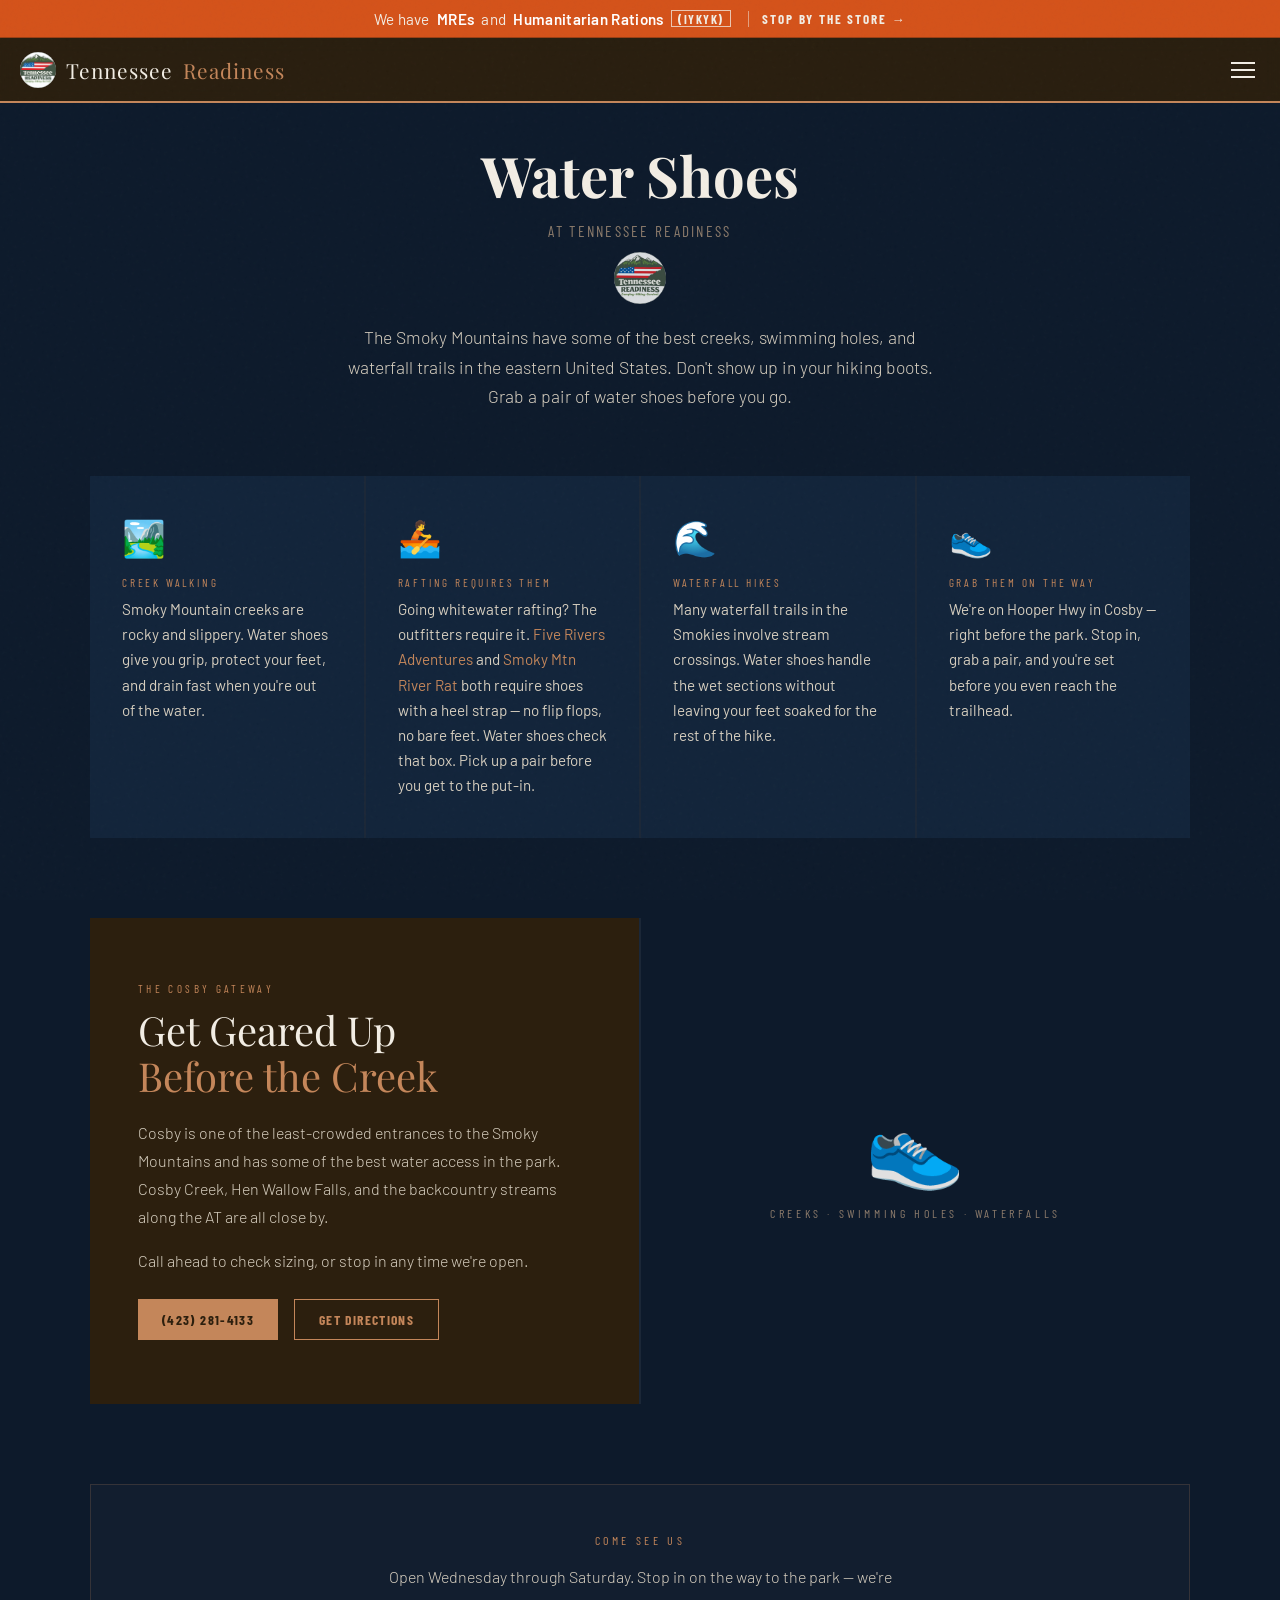
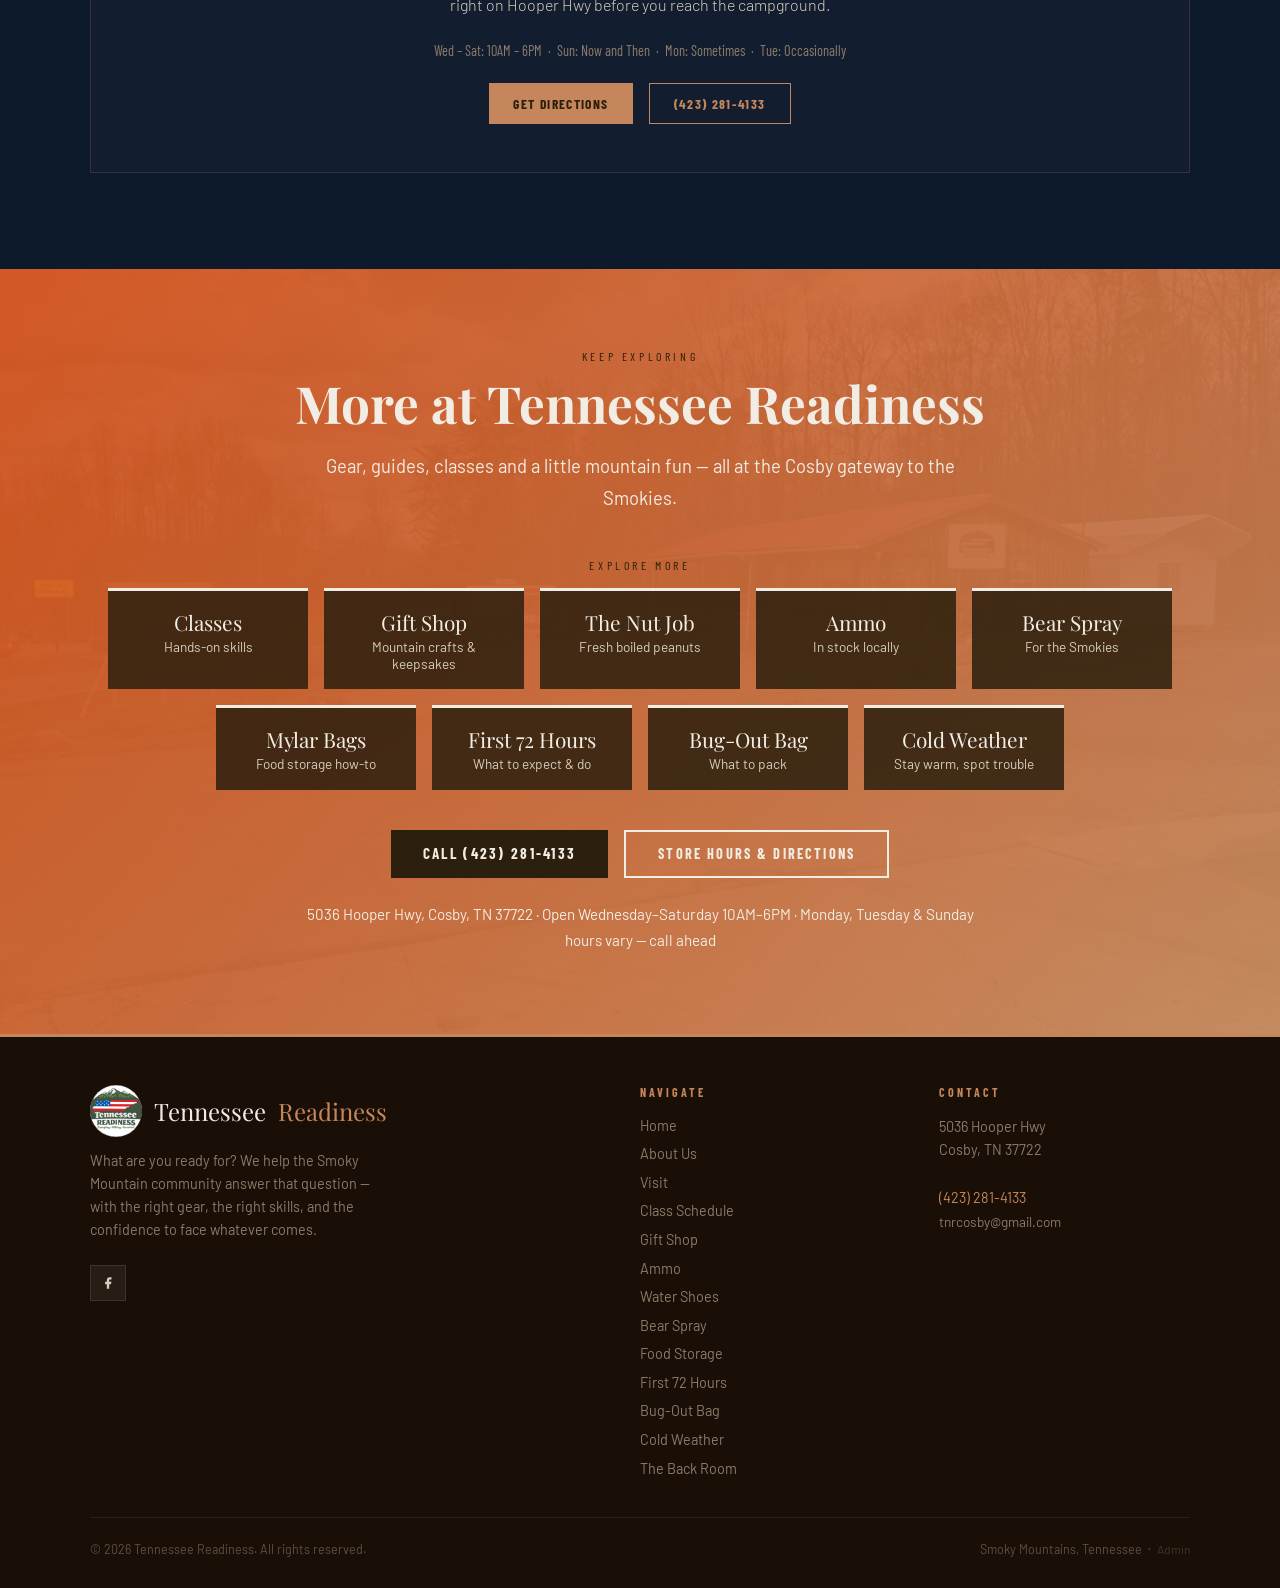
<file: tnr-v4/water-shoes.html>
﻿<!DOCTYPE html>
<html lang="en">
<head>
<meta charset="UTF-8">
<meta name="viewport" content="width=device-width, initial-scale=1.0">
<title>Water Shoes Near the Smoky Mountains | Tennessee Readiness — Cosby, TN</title>
<meta name="description" content="Buy water shoes in Cosby, TN at Tennessee Readiness — conveniently located near the Great Smoky Mountains National Park. Perfect for creek walking, swimming holes, and waterfall hikes. Stop in before you hit the water.">
<link rel="canonical" href="https://tnreadiness.com/water-shoes">

<!-- Open Graph -->
<meta property="og:type" content="website">
<meta property="og:url" content="https://tnreadiness.com/water-shoes">
<meta property="og:title" content="Water Shoes Near the Smoky Mountains | Tennessee Readiness">
<meta property="og:description" content="Water shoes for creek walking, swimming holes, and waterfall hikes — available at Tennessee Readiness in Cosby, TN, right at the edge of the Smokies.">
<meta property="og:image" content="https://tnreadiness.com/images/logo.jpg">
<meta property="og:site_name" content="Tennessee Readiness">

<!-- Twitter Card -->
<meta name="twitter:card" content="summary">
<meta name="twitter:title" content="Water Shoes Near the Smoky Mountains | Tennessee Readiness">
<meta name="twitter:description" content="Water shoes for creek walking and waterfall hikes in Cosby, TN — right at the Smoky Mountains gateway.">

<!-- Structured Data: Store + Product -->
<script type="application/ld+json">
{
  "@context": "https://schema.org",
  "@type": "Store",
  "name": "Tennessee Readiness",
  "url": "https://tnreadiness.com/water-shoes",
  "logo": "https://tnreadiness.com/images/logo.jpg",
  "image": "https://tnreadiness.com/images/logo.jpg",
  "telephone": "+14232814133",
  "email": "tnrcosby@gmail.com",
  "priceRange": "$–$$",
  "currenciesAccepted": "USD",
  "paymentAccepted": "Cash, Credit Card",
  "address": {
    "@type": "PostalAddress",
    "streetAddress": "5036 Hooper Hwy",
    "addressLocality": "Cosby",
    "addressRegion": "TN",
    "postalCode": "37722",
    "addressCountry": "US"
  },
  "geo": {
    "@type": "GeoCoordinates",
    "latitude": 35.7765,
    "longitude": -83.2046
  },
  "openingHoursSpecification": [
    {
      "@type": "OpeningHoursSpecification",
      "dayOfWeek": ["Wednesday", "Thursday", "Friday", "Saturday"],
      "opens": "10:00",
      "closes": "18:00"
    }
  ],
  "hasMap": "https://maps.google.com/?q=5036+Hooper+Hwy,+Cosby,+TN+37722",
  "description": "Tennessee Readiness in Cosby, TN carries water shoes for hikers, creek walkers, and waterfall explorers visiting the Great Smoky Mountains. Located on Hooper Hwy — one of the quieter gateways into the park — we're the natural stop before you get to the water.",
  "knowsAbout": [
    "Water shoes near Smoky Mountains",
    "Water shoes Cosby TN",
    "Creek walking shoes",
    "Waterfall hiking shoes",
    "Water shoes near Gatlinburg",
    "Water shoes near Pigeon Forge",
    "Swimming hole shoes",
    "Smoky Mountains water activities",
    "Water shoes near Cosby Campground",
    "Hiking water shoes Tennessee",
    "Aqua shoes East Tennessee"
  ],
  "hasOfferCatalog": {
    "@type": "OfferCatalog",
    "name": "Water Shoes",
    "itemListElement": [
      {
        "@type": "Offer",
        "priceCurrency": "USD",
        "price": "Varies",
        "availability": "https://schema.org/InStock",
        "itemOffered": {
          "@type": "Product",
          "name": "Water Shoes",
          "description": "Water shoes for creek walking, swimming holes, and waterfall hikes near the Great Smoky Mountains. Available in a range of sizes at Tennessee Readiness in Cosby, TN.",
          "category": "Footwear"
        }
      }
    ]
  }
}
</script>

<!-- Structured Data: BreadcrumbList -->
<script type="application/ld+json">
{
  "@context": "https://schema.org",
  "@type": "BreadcrumbList",
  "itemListElement": [
    {
      "@type": "ListItem",
      "position": 1,
      "name": "Tennessee Readiness",
      "item": "https://tnreadiness.com"
    },
    {
      "@type": "ListItem",
      "position": 2,
      "name": "Water Shoes",
      "item": "https://tnreadiness.com/water-shoes"
    }
  ]
}
</script>

<!-- Structured Data: FAQPage -->
<script type="application/ld+json">
{
  "@context": "https://schema.org",
  "@type": "FAQPage",
  "mainEntity": [
    {
      "@type": "Question",
      "name": "Where can I buy water shoes near the Smoky Mountains?",
      "acceptedAnswer": {
        "@type": "Answer",
        "text": "Tennessee Readiness at 5036 Hooper Hwy in Cosby, TN carries water shoes. We're located at the Cosby gateway to the Great Smoky Mountains National Park — a convenient stop before you reach the creek, swimming hole, or waterfall trailhead. Open Wednesday–Saturday 10AM–6PM; Monday, Tuesday and Sunday hours vary, so call ahead."
      }
    },
    {
      "@type": "Question",
      "name": "Does Tennessee Readiness sell water shoes?",
      "acceptedAnswer": {
        "@type": "Answer",
        "text": "Yes. Tennessee Readiness in Cosby, TN carries water shoes for creek walking, swimming holes, and waterfall hikes in and around the Great Smoky Mountains. Call ahead at (423) 281-4133 to confirm sizing availability."
      }
    },
    {
      "@type": "Question",
      "name": "Do I need water shoes for hiking in the Smoky Mountains?",
      "acceptedAnswer": {
        "@type": "Answer",
        "text": "If you're planning to wade creeks, visit swimming holes, or hike to waterfalls in the Smokies — yes, water shoes make a big difference. Many popular trails in the Cosby area involve stream crossings. Water shoes protect your feet from rocks, provide grip on wet surfaces, and dry out much faster than regular hiking boots."
      }
    },
    {
      "@type": "Question",
      "name": "Are water shoes good for creek walking in the Smokies?",
      "acceptedAnswer": {
        "@type": "Answer",
        "text": "Yes. Water shoes are ideal for creek walking in the Great Smoky Mountains. The creeks and streams here have rocky, slippery beds. Water shoes with rubber soles provide the grip you need to cross safely, protect your feet from sharp rocks, and drain and dry quickly after you're out of the water."
      }
    },
    {
      "@type": "Question",
      "name": "Where can I get water shoes near Cosby Campground?",
      "acceptedAnswer": {
        "@type": "Answer",
        "text": "Tennessee Readiness at 5036 Hooper Hwy in Cosby, TN is the closest gear stop to Cosby Campground. We carry water shoes and other outdoor supplies. Open Wednesday–Saturday 10AM–6PM; Monday, Tuesday and Sunday hours vary, so call ahead."
      }
    },
    {
      "@type": "Question",
      "name": "What swimming holes and creeks are near Cosby, TN?",
      "acceptedAnswer": {
        "@type": "Answer",
        "text": "The Cosby area of the Smoky Mountains has some of the best swimming holes and creek access in the park. Cosby Creek, Lower Hen Wallow Falls, and the various backcountry streams along the Appalachian Trail are all within easy reach. Water shoes are strongly recommended for all of them."
      }
    },
    {
      "@type": "Question",
      "name": "What are the hours at Tennessee Readiness?",
      "acceptedAnswer": {
        "@type": "Answer",
        "text": "Tennessee Readiness is open Wednesday–Saturday 10AM–6PM. Monday, Tuesday, and Sunday hours vary — call ahead to confirm. Located at 5036 Hooper Hwy, Cosby, TN 37722. Call (423) 281-4133."
      }
    }
  ]
}
</script>

<link rel="preconnect" href="https://fonts.googleapis.com">
<link rel="preconnect" href="https://fonts.gstatic.com" crossorigin>
<link href="https://fonts.googleapis.com/css2?family=Playfair+Display:wght@700;900&family=Barlow+Condensed:wght@400;600;700&family=Barlow:wght@300;400;500&display=swap" rel="stylesheet">
<link rel="icon" href="images/TNR Favicon.jpg">
<link rel="stylesheet" href="css/styles.css">
</head>
<body>

<!-- ── ANNOUNCEMENT BAR (same on every page; plain HTML so search engines and AI crawlers can read it) ── -->
<aside class="announce" aria-label="Store announcement">
  <a href="/#info">We have <strong>MREs</strong> and <strong>Humanitarian Rations</strong> <span class="iykyk">(IYKYK)</span><span class="announce-cta"><span class="announce-cta-text">Stop by the store</span> &rarr;</span></a>
</aside>

<!-- ── NAV ── -->
<nav>
  <a class="nav-brand" href="/" style="display:flex;align-items:center;gap:0.6rem;">
    <img src="images/logo.jpg" alt="Tennessee Readiness" style="width:36px;height:36px;border-radius:50%;object-fit:cover;">Tennessee <span>Readiness</span>
  </a>
  <button class="nav-hamburger" onclick="toggleNav()" aria-label="Toggle navigation">
    <span></span><span></span><span></span>
  </button>
  <ul class="nav-links">
    <li><a href="/#about">About</a></li>
    <li><a href="/#info">Visit</a></li>
    <li><a href="/calendar">Classes</a></li>
    <li class="has-sub">
      <button class="nav-sub-toggle" type="button" aria-expanded="false" aria-haspopup="true" onclick="toggleSub(this)">Preparedness Guide <span class="caret">&#9662;</span></button>
      <ul class="nav-sub">
        <li><a href="/mylar-bags">Mylar Bags</a></li>
        <li><a href="/first-72-hours">The First 72 Hours</a></li>
        <li><a href="/bug-out-bag">Bug-Out Bag</a></li>
        <li><a href="/cold-weather">Cold Weather Survival</a></li>
      </ul>
    </li>
    <li><a href="/#porch">The Porch</a></li>
    <li><a href="/#bigChairZone">Big Chair</a></li>
    <li><a href="/gift-shop">Gift Shop</a></li>
    <li><a href="/ammo">Ammo</a></li>
    <li><a href="/water-shoes" style="color:var(--clay);">Water Shoes</a></li>
    <li><a href="/bear-spray">Bear Spray</a></li>
    <li><a href="/#backRoom">The Back Room</a></li>
  </ul>
</nav>

<!-- ── WATER SHOES ── -->
<section id="waterShoes" style="background: #0d1a2b; padding: 6rem 2rem; padding-top: 9rem; scroll-margin-top: 70px;">
  <div style="max-width: 1100px; margin: 0 auto;">

    <!-- Header -->
    <div style="text-align:center; margin-bottom: 4rem;">
      <h1 style="font-family: 'Playfair Display', serif; font-size: clamp(2.2rem, 5vw, 3.5rem); color: var(--cream); line-height: 1.1;">Water Shoes</h1>
      <div style="font-family: 'Barlow Condensed', sans-serif; font-size: 0.95rem; letter-spacing: 0.15em; text-transform: uppercase; color: var(--stone); margin-top: 1rem;">at Tennessee Readiness</div>
      <div style="margin-top: 0.75rem;"><a href="/"><img src="images/logo.jpg" alt="Tennessee Readiness — Home" style="width:52px;height:52px;border-radius:50%;object-fit:cover;opacity:0.85;"></a></div>
      <p style="font-family: 'Barlow', sans-serif; font-weight: 300; font-size: 1.1rem; color: var(--fog); margin-top: 1rem; max-width: 600px; margin-left: auto; margin-right: auto; line-height: 1.7;">The Smoky Mountains have some of the best creeks, swimming holes, and waterfall trails in the eastern United States. Don't show up in your hiking boots. Grab a pair of water shoes before you go.</p>
    </div>

    <!-- Info cards -->
    <div style="display: grid; grid-template-columns: repeat(auto-fit, minmax(220px, 1fr)); gap: 2px; background: rgba(255,255,255,0.06); margin-bottom: 5rem;">

      <div style="background: #12243a; padding: 2.5rem 2rem;">
        <div style="font-size: 2.2rem; margin-bottom: 1rem;">🏞️</div>
        <div style="font-family: 'Barlow Condensed', sans-serif; font-size: 0.7rem; letter-spacing: 0.25em; text-transform: uppercase; color: var(--clay); margin-bottom: 0.5rem;">Creek Walking</div>
        <p style="font-family: 'Barlow', sans-serif; font-size: 0.95rem; color: var(--fog); line-height: 1.65;">Smoky Mountain creeks are rocky and slippery. Water shoes give you grip, protect your feet, and drain fast when you're out of the water.</p>
      </div>

      <div style="background: #12243a; padding: 2.5rem 2rem;">
        <div style="font-size: 2.2rem; margin-bottom: 1rem;">🚣</div>
        <div style="font-family: 'Barlow Condensed', sans-serif; font-size: 0.7rem; letter-spacing: 0.25em; text-transform: uppercase; color: var(--clay); margin-bottom: 0.5rem;">Rafting Requires Them</div>
        <p style="font-family: 'Barlow', sans-serif; font-size: 0.95rem; color: var(--fog); line-height: 1.65;">Going whitewater rafting? The outfitters require it. <a href="https://fiveriversadventures.com/rafting-info/" target="_blank" rel="noopener" style="color:var(--clay); text-decoration:none;">Five Rivers Adventures</a> and <a href="https://smokymtnriverrat.com/know-before-you-go-rafting/" target="_blank" rel="noopener" style="color:var(--clay); text-decoration:none;">Smoky Mtn River Rat</a> both require shoes with a heel strap — no flip flops, no bare feet. Water shoes check that box. Pick up a pair before you get to the put-in.</p>
      </div>

      <div style="background: #12243a; padding: 2.5rem 2rem;">
        <div style="font-size: 2.2rem; margin-bottom: 1rem;">🌊</div>
        <div style="font-family: 'Barlow Condensed', sans-serif; font-size: 0.7rem; letter-spacing: 0.25em; text-transform: uppercase; color: var(--clay); margin-bottom: 0.5rem;">Waterfall Hikes</div>
        <p style="font-family: 'Barlow', sans-serif; font-size: 0.95rem; color: var(--fog); line-height: 1.65;">Many waterfall trails in the Smokies involve stream crossings. Water shoes handle the wet sections without leaving your feet soaked for the rest of the hike.</p>
      </div>

      <div style="background: #12243a; padding: 2.5rem 2rem;">
        <div style="font-size: 2.2rem; margin-bottom: 1rem;">👟</div>
        <div style="font-family: 'Barlow Condensed', sans-serif; font-size: 0.7rem; letter-spacing: 0.25em; text-transform: uppercase; color: var(--clay); margin-bottom: 0.5rem;">Grab Them on the Way</div>
        <p style="font-family: 'Barlow', sans-serif; font-size: 0.95rem; color: var(--fog); line-height: 1.65;">We're on Hooper Hwy in Cosby — right before the park. Stop in, grab a pair, and you're set before you even reach the trailhead.</p>
      </div>

    </div>

    <!-- Callout -->
    <div style="display: grid; grid-template-columns: repeat(auto-fit, minmax(280px, 1fr)); gap: 2px; background: rgba(255,255,255,0.06);">
      <div style="background: var(--bark); padding: 4rem 3rem; display: flex; flex-direction: column; justify-content: center;">
        <div style="font-family: 'Barlow Condensed', sans-serif; font-size: 0.7rem; letter-spacing: 0.3em; text-transform: uppercase; color: var(--clay); margin-bottom: 0.75rem;">The Cosby Gateway</div>
        <div style="font-family: 'Playfair Display', serif; font-size: clamp(1.8rem, 3.5vw, 2.5rem); color: var(--cream); line-height: 1.15; margin-bottom: 1.25rem;">Get Geared Up<br><span style="color: var(--clay);">Before the Creek</span></div>
        <p style="font-family: 'Barlow', sans-serif; font-weight: 300; font-size: 1rem; color: var(--fog); line-height: 1.75; margin-bottom: 1rem;">Cosby is one of the least-crowded entrances to the Smoky Mountains and has some of the best water access in the park. Cosby Creek, Hen Wallow Falls, and the backcountry streams along the AT are all close by.</p>
        <p style="font-family: 'Barlow', sans-serif; font-weight: 300; font-size: 1rem; color: var(--fog); line-height: 1.75;">Call ahead to check sizing, or stop in any time we're open.</p>
        <div style="margin-top: 1.5rem; display: flex; gap: 1rem; flex-wrap: wrap;">
          <a href="tel:+14232814133" style="display:inline-flex; align-items:center; gap:0.5rem; background:var(--clay); color:var(--bark); padding:0.7rem 1.5rem; font-family:'Barlow Condensed',sans-serif; font-weight:700; font-size:0.85rem; letter-spacing:0.1em; text-transform:uppercase; text-decoration:none;">(423) 281-4133</a>
          <a href="https://maps.google.com/?q=5036+Hooper+Hwy,+Cosby,+TN+37722" target="_blank" style="display:inline-flex; align-items:center; gap:0.5rem; border:1px solid var(--clay); color:var(--clay); padding:0.7rem 1.5rem; font-family:'Barlow Condensed',sans-serif; font-weight:700; font-size:0.85rem; letter-spacing:0.1em; text-transform:uppercase; text-decoration:none;">Get Directions</a>
        </div>
      </div>
      <div style="background: #0d1a2b; display: flex; align-items: center; justify-content: center; min-height: 360px; padding: 3rem 2rem;">
        <div style="text-align: center;">
          <div style="font-size: 5rem; line-height: 1; margin-bottom: 1.5rem;">👟</div>
          <div style="font-family: 'Barlow Condensed', sans-serif; font-size: 0.75rem; letter-spacing: 0.3em; text-transform: uppercase; color: var(--stone);">Creeks · Swimming Holes · Waterfalls</div>
        </div>
      </div>
    </div>

    <!-- Hours callout -->
    <div style="margin-top: 5rem; text-align: center; padding: 3rem 2rem; border: 1px solid rgba(196,134,90,0.2); background: rgba(255,255,255,0.02);">
      <div style="font-family: 'Barlow Condensed', sans-serif; font-size: 0.75rem; letter-spacing: 0.3em; text-transform: uppercase; color: var(--clay); margin-bottom: 1rem;">Come See Us</div>
      <p style="font-family: 'Barlow', sans-serif; font-weight: 300; font-size: 1rem; color: var(--fog); line-height: 1.7; max-width: 520px; margin: 0 auto 1.5rem;">Open Wednesday through Saturday. Stop in on the way to the park — we're right on Hooper Hwy before you reach the campground.</p>
      <div style="font-family: 'Barlow Condensed', sans-serif; font-size: 0.9rem; color: var(--stone); margin-bottom: 1.5rem;">
        Wed – Sat: 10AM – 6PM &nbsp;·&nbsp; Sun: Now and Then &nbsp;·&nbsp; Mon: Sometimes &nbsp;·&nbsp; Tue: Occasionally
      </div>
      <div style="display: flex; gap: 1rem; justify-content: center; flex-wrap: wrap;">
        <a href="https://maps.google.com/?q=5036+Hooper+Hwy,+Cosby,+TN+37722" target="_blank" style="display:inline-flex; align-items:center; gap:0.5rem; background:var(--clay); color:var(--bark); padding:0.7rem 1.5rem; font-family:'Barlow Condensed',sans-serif; font-weight:700; font-size:0.85rem; letter-spacing:0.1em; text-transform:uppercase; text-decoration:none;">Get Directions</a>
        <a href="tel:+14232814133" style="display:inline-flex; align-items:center; gap:0.5rem; border:1px solid var(--clay); color:var(--clay); padding:0.7rem 1.5rem; font-family:'Barlow Condensed',sans-serif; font-weight:700; font-size:0.85rem; letter-spacing:0.1em; text-transform:uppercase; text-decoration:none;">(423) 281-4133</a>
      </div>
    </div>

  </div>
</section>

<!-- ── EXPLORE (same topic tiles on every page; built by topic_tiles list) ── -->
<section class="explore">
  <div class="wrap-explore">
    <div class="section-label">Keep Exploring</div>
    <h2>More at Tennessee Readiness</h2>
    <p>Gear, guides, classes and a little mountain fun — all at the Cosby gateway to the Smokies.</p>
    <div class="tiles-label">Explore More</div>
    <div class="topic-tiles">
      <a href="/calendar"><span class="t">Classes</span><span class="u">Hands-on skills</span></a>
      <a href="/gift-shop"><span class="t">Gift Shop</span><span class="u">Mountain crafts &amp; keepsakes</span></a>
      <a href="/nut-job"><span class="t">The Nut Job</span><span class="u">Fresh boiled peanuts</span></a>
      <a href="/ammo"><span class="t">Ammo</span><span class="u">In stock locally</span></a>
      <a href="/bear-spray"><span class="t">Bear Spray</span><span class="u">For the Smokies</span></a>
      <a href="/mylar-bags"><span class="t">Mylar Bags</span><span class="u">Food storage how-to</span></a>
      <a href="/first-72-hours"><span class="t">First 72 Hours</span><span class="u">What to expect &amp; do</span></a>
      <a href="/bug-out-bag"><span class="t">Bug-Out Bag</span><span class="u">What to pack</span></a>
      <a href="/cold-weather"><span class="t">Cold Weather</span><span class="u">Stay warm, spot trouble</span></a>
    </div>
    <div class="btn-row">
      <a href="tel:+14232814133" class="btn-dark">Call (423) 281-4133</a>
      <a href="/#info" class="btn-outline">Store Hours &amp; Directions</a>
    </div>
    <p class="explore-addr">5036 Hooper Hwy, Cosby, TN 37722 · Open Wednesday–Saturday 10AM–6PM · Monday, Tuesday &amp; Sunday hours vary — call ahead</p>
  </div>
</section>

<!-- ── FOOTER ── -->
<footer>
  <div class="footer-inner">
    <div>
      <div class="footer-brand" style="display:flex;align-items:center;gap:0.75rem;"><img src="images/logo.jpg" alt="Tennessee Readiness" style="width:52px;height:52px;border-radius:50%;object-fit:cover;">Tennessee <span>Readiness</span></div>
      <p class="footer-tagline">What are you ready for? We help the Smoky Mountain community answer that question — with the right gear, the right skills, and the confidence to face whatever comes.</p>
      <div class="footer-social">
        <a href="https://www.facebook.com/tennesseereadiness" target="_blank" rel="noopener" title="Facebook">
          <svg width="14" height="14" viewBox="0 0 24 24" fill="currentColor"><path d="M18 2h-3a5 5 0 0 0-5 5v3H7v4h3v8h4v-8h3l1-4h-4V7a1 1 0 0 1 1-1h3z"/></svg>
        </a>
      </div>
    </div>
    <div class="footer-col">
      <h4>Navigate</h4>
      <ul>
        <li><a href="/">Home</a></li>
        <li><a href="/#about">About Us</a></li>
        <li><a href="/#info">Visit</a></li>
        <li><a href="/calendar">Class Schedule</a></li>
        <li><a href="/gift-shop">Gift Shop</a></li>
        <li><a href="/ammo">Ammo</a></li>
        <li><a href="/water-shoes">Water Shoes</a></li>
    <li><a href="/bear-spray">Bear Spray</a></li>
    <li><a href="/mylar-bags">Food Storage</a></li>
    <li><a href="/first-72-hours">First 72 Hours</a></li>
    <li><a href="/bug-out-bag">Bug-Out Bag</a></li>
    <li><a href="/cold-weather">Cold Weather</a></li>
        <li><a href="/#backRoom">The Back Room</a></li>
      </ul>
    </div>
    <div class="footer-col">
      <h4>Contact</h4>
      <p>
        5036 Hooper Hwy<br>
        Cosby, TN 37722<br><br>
        <a href="tel:+14232814133" style="color:var(--clay); text-decoration:none;">(423) 281-4133</a><br>
        <a href="mailto:tnrcosby@gmail.com" style="color:var(--stone); text-decoration:none; font-size:0.85rem;">tnrcosby@gmail.com</a>
      </p>
    </div>
  </div>
  <div class="footer-bottom">
    <p>© 2026 Tennessee Readiness. All rights reserved.</p>
    <p>Smoky Mountains, Tennessee &nbsp;·&nbsp; <a href="admin.html" target="_blank" style="color:rgba(140,123,107,0.35); text-decoration:none; font-size:0.75rem;">Admin</a></p>
  </div>
</footer>

<script>
function toggleNav() {
  document.querySelector('.nav-hamburger').classList.toggle('is-open');
  document.querySelector('.nav-links').classList.toggle('is-open');
}
document.querySelectorAll('.nav-links a').forEach(a => {
  a.addEventListener('click', () => {
    document.querySelector('.nav-hamburger').classList.remove('is-open');
    document.querySelector('.nav-links').classList.remove('is-open');
  });
});
function toggleSub(btn) {
  const open = btn.parentElement.classList.toggle('is-open');
  btn.setAttribute('aria-expanded', open);
}
function closeSubs() {
  document.querySelectorAll('.has-sub.is-open').forEach(li => {
    li.classList.remove('is-open');
    li.querySelector('.nav-sub-toggle').setAttribute('aria-expanded', 'false');
  });
}
document.addEventListener('click', e => { if (!e.target.closest('.has-sub')) closeSubs(); });
document.addEventListener('keydown', e => { if (e.key === 'Escape') closeSubs(); });
</script>
</body>
</html>
</file>
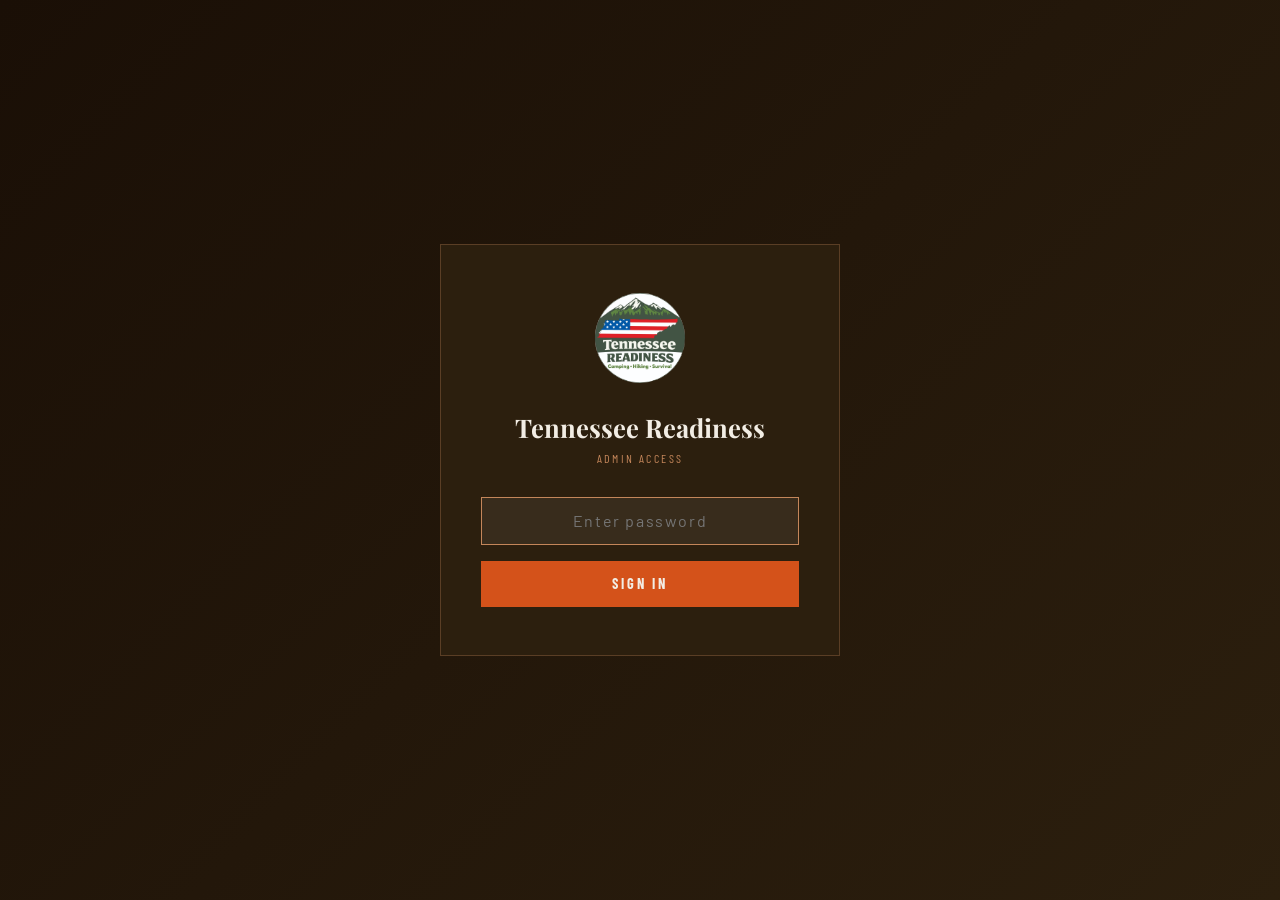
<file: tnr-v3/tnr-v3/admin.html>
<!DOCTYPE html>
<html lang="en">
<head>
<meta charset="UTF-8">
<meta name="viewport" content="width=device-width, initial-scale=1.0">
<title>TNR Admin — Class Schedule</title>
<link href="https://fonts.googleapis.com/css2?family=Playfair+Display:wght@700&family=Barlow+Condensed:wght@400;600;700&family=Barlow:wght@300;400;500&display=swap" rel="stylesheet">
<style>
  :root {
    --bark: #2C1F0E;
    --moss: #4A5E3A;
    --stone: #8C7B6B;
    --clay: #C4865A;
    --cream: #F2EDE4;
    --fog: #D6CEBF;
    --ember: #D4521A;
    --pine: #2D4A2D;
  }

  * { margin: 0; padding: 0; box-sizing: border-box; }
  body { font-family: 'Barlow', sans-serif; background: #1a0f06; color: var(--cream); min-height: 100vh; }

  /* ── LOGIN ── */
  #loginScreen {
    min-height: 100vh;
    display: flex;
    align-items: center;
    justify-content: center;
    background: linear-gradient(135deg, #1a0f06 0%, #2C1F0E 100%);
  }

  .login-box {
    background: #2C1F0E;
    border: 1px solid rgba(196,134,90,0.3);
    padding: 3rem 2.5rem;
    width: 100%;
    max-width: 400px;
    text-align: center;
  }

  .login-box img {
    width: 90px; height: 90px;
    border-radius: 50%;
    object-fit: cover;
    margin-bottom: 1.5rem;
  }

  .login-box h1 {
    font-family: 'Playfair Display', serif;
    font-size: 1.6rem;
    color: var(--cream);
    margin-bottom: 0.4rem;
  }

  .login-box p {
    font-family: 'Barlow Condensed', sans-serif;
    font-size: 0.75rem;
    letter-spacing: 0.2em;
    text-transform: uppercase;
    color: var(--clay);
    margin-bottom: 2rem;
  }

  .login-input {
    width: 100%;
    background: rgba(255,255,255,0.06);
    border: 1.5px solid rgba(255,255,255,0.12);
    padding: 0.85rem 1rem;
    font-family: 'Barlow', sans-serif;
    font-size: 1rem;
    color: var(--cream);
    outline: none;
    text-align: center;
    letter-spacing: 0.1em;
    margin-bottom: 1rem;
    transition: border-color 0.2s;
  }

  .login-input:focus { border-color: var(--clay); }

  .login-btn {
    width: 100%;
    background: var(--ember);
    color: var(--cream);
    font-family: 'Barlow Condensed', sans-serif;
    font-weight: 700;
    font-size: 0.9rem;
    letter-spacing: 0.2em;
    text-transform: uppercase;
    padding: 0.9rem;
    border: none;
    cursor: pointer;
    transition: background 0.2s;
  }

  .login-btn:hover { background: var(--clay); }

  .login-error {
    color: #e07070;
    font-size: 0.85rem;
    margin-top: 0.75rem;
    display: none;
  }

  /* ── ADMIN UI ── */
  #adminScreen { display: none; }

  .admin-nav {
    background: var(--bark);
    border-bottom: 2px solid var(--clay);
    padding: 1rem 2rem;
    display: flex;
    justify-content: space-between;
    align-items: center;
  }

  .admin-brand {
    display: flex;
    align-items: center;
    gap: 0.75rem;
    font-family: 'Playfair Display', serif;
    font-size: 1.2rem;
    color: var(--cream);
  }

  .admin-brand img {
    width: 36px; height: 36px;
    border-radius: 50%;
    object-fit: cover;
  }

  .admin-brand span { color: var(--clay); }

  .admin-badge {
    font-family: 'Barlow Condensed', sans-serif;
    font-size: 0.65rem;
    letter-spacing: 0.2em;
    text-transform: uppercase;
    background: var(--ember);
    color: white;
    padding: 0.2rem 0.6rem;
    margin-left: 0.5rem;
  }

  .logout-btn {
    background: transparent;
    border: 1px solid rgba(255,255,255,0.2);
    color: var(--stone);
    font-family: 'Barlow Condensed', sans-serif;
    font-size: 0.75rem;
    letter-spacing: 0.15em;
    text-transform: uppercase;
    padding: 0.4rem 1rem;
    cursor: pointer;
    transition: border-color 0.2s, color 0.2s;
  }

  .logout-btn:hover { border-color: var(--clay); color: var(--clay); }

  .admin-body {
    max-width: 1100px;
    margin: 0 auto;
    padding: 3rem 2rem;
  }

  .admin-header {
    display: flex;
    justify-content: space-between;
    align-items: center;
    margin-bottom: 2.5rem;
    flex-wrap: wrap;
    gap: 1rem;
  }

  .admin-title {
    font-family: 'Playfair Display', serif;
    font-size: 2rem;
    color: var(--cream);
  }

  .admin-title small {
    display: block;
    font-family: 'Barlow Condensed', sans-serif;
    font-size: 0.75rem;
    letter-spacing: 0.2em;
    text-transform: uppercase;
    color: var(--clay);
    font-weight: 400;
    margin-bottom: 0.25rem;
  }

  .add-btn {
    background: var(--ember);
    color: var(--cream);
    font-family: 'Barlow Condensed', sans-serif;
    font-weight: 700;
    font-size: 0.9rem;
    letter-spacing: 0.15em;
    text-transform: uppercase;
    padding: 0.85rem 1.75rem;
    border: none;
    cursor: pointer;
    transition: background 0.2s;
  }

  .add-btn:hover { background: var(--clay); }

  /* Stats row */
  .stats-row {
    display: grid;
    grid-template-columns: repeat(auto-fit, minmax(160px, 1fr));
    gap: 2px;
    background: rgba(255,255,255,0.06);
    margin-bottom: 2.5rem;
  }

  .stat-card {
    background: #2C1F0E;
    padding: 1.5rem;
    text-align: center;
  }

  .stat-num {
    font-family: 'Playfair Display', serif;
    font-size: 2.5rem;
    color: var(--clay);
    line-height: 1;
  }

  .stat-label {
    font-family: 'Barlow Condensed', sans-serif;
    font-size: 0.7rem;
    letter-spacing: 0.2em;
    text-transform: uppercase;
    color: var(--stone);
    margin-top: 0.4rem;
  }

  /* Class list */
  .class-list { display: flex; flex-direction: column; gap: 2px; }

  .class-card {
    background: #2C1F0E;
    display: grid;
    grid-template-columns: auto 1fr auto;
    gap: 1.5rem;
    align-items: center;
    padding: 1.25rem 1.5rem;
    border-left: 4px solid var(--clay);
    transition: background 0.15s;
  }

  .class-card:hover { background: #3a2a18; }
  .class-card.past { opacity: 0.5; border-left-color: var(--stone); }

  .class-card.cat-camping { border-left-color: #7ec87e; }
  .class-card.cat-preparedness { border-left-color: var(--ember); }
  .class-card.cat-hiking { border-left-color: #6B8EA8; }
  .class-card.cat-first-aid { border-left-color: #e07070; }

  .class-date-block { text-align: center; min-width: 52px; }
  .class-date-block .day { font-family: 'Playfair Display', serif; font-size: 2rem; color: var(--clay); line-height: 1; }
  .class-date-block .mon { font-family: 'Barlow Condensed', sans-serif; font-size: 0.7rem; letter-spacing: 0.15em; text-transform: uppercase; color: var(--stone); }

  .class-info h3 { font-family: 'Barlow Condensed', sans-serif; font-size: 1.15rem; font-weight: 700; color: var(--cream); }
  .class-info p { font-size: 0.85rem; color: var(--stone); margin-top: 0.2rem; }

  .class-tag {
    font-family: 'Barlow Condensed', sans-serif;
    font-size: 0.65rem;
    letter-spacing: 0.15em;
    text-transform: uppercase;
    padding: 0.15rem 0.5rem;
    border: 1px solid;
    margin-top: 0.35rem;
    display: inline-block;
  }

  .tag-camping { color: #7ec87e; border-color: #7ec87e; }
  .tag-preparedness { color: var(--clay); border-color: var(--clay); }
  .tag-hiking { color: #6B8EA8; border-color: #6B8EA8; }
  .tag-first-aid { color: #e07070; border-color: #e07070; }

  .class-actions { display: flex; gap: 0.5rem; }

  .btn-edit {
    background: transparent;
    border: 1px solid rgba(255,255,255,0.15);
    color: var(--fog);
    font-family: 'Barlow Condensed', sans-serif;
    font-size: 0.75rem;
    letter-spacing: 0.1em;
    text-transform: uppercase;
    padding: 0.4rem 0.85rem;
    cursor: pointer;
    transition: border-color 0.2s, color 0.2s;
    white-space: nowrap;
  }

  .btn-edit:hover { border-color: var(--clay); color: var(--clay); }

  .btn-del {
    background: transparent;
    border: 1px solid rgba(192,57,43,0.4);
    color: #e07070;
    font-family: 'Barlow Condensed', sans-serif;
    font-size: 0.75rem;
    letter-spacing: 0.1em;
    text-transform: uppercase;
    padding: 0.4rem 0.85rem;
    cursor: pointer;
    transition: background 0.2s, color 0.2s;
    white-space: nowrap;
  }

  .btn-del:hover { background: #c0392b; color: white; border-color: #c0392b; }

  .section-divider {
    font-family: 'Barlow Condensed', sans-serif;
    font-size: 0.7rem;
    letter-spacing: 0.25em;
    text-transform: uppercase;
    color: var(--stone);
    padding: 1rem 0 0.5rem;
    border-top: 1px solid rgba(255,255,255,0.07);
    margin-top: 1rem;
  }

  /* ── MODAL ── */
  .modal-overlay {
    position: fixed;
    inset: 0;
    background: rgba(10,5,2,0.9);
    z-index: 9000;
    display: flex;
    align-items: center;
    justify-content: center;
    padding: 2rem;
    opacity: 0;
    pointer-events: none;
    transition: opacity 0.25s;
    backdrop-filter: blur(4px);
  }

  .modal-overlay.active { opacity: 1; pointer-events: all; }

  .modal {
    background: #2C1F0E;
    border: 1px solid rgba(196,134,90,0.25);
    max-width: 540px;
    width: 100%;
    max-height: 90vh;
    overflow-y: auto;
    padding: 2.5rem;
    position: relative;
    transform: translateY(16px);
    transition: transform 0.25s;
  }

  .modal-overlay.active .modal { transform: translateY(0); }

  .modal-close {
    position: absolute;
    top: 1rem; right: 1rem;
    background: none;
    border: none;
    font-size: 1.4rem;
    cursor: pointer;
    color: var(--stone);
    line-height: 1;
  }

  .modal-close:hover { color: var(--cream); }

  .modal h2 {
    font-family: 'Playfair Display', serif;
    font-size: 1.6rem;
    color: var(--cream);
    margin-bottom: 1.75rem;
  }

  .form-group { display: flex; flex-direction: column; gap: 0.4rem; margin-bottom: 1.25rem; }

  .form-group label {
    font-family: 'Barlow Condensed', sans-serif;
    font-size: 0.7rem;
    letter-spacing: 0.2em;
    text-transform: uppercase;
    color: var(--stone);
    font-weight: 600;
  }

  .form-group input,
  .form-group select,
  .form-group textarea {
    background: rgba(255,255,255,0.06);
    border: 1.5px solid rgba(255,255,255,0.12);
    padding: 0.7rem 0.9rem;
    font-family: 'Barlow', sans-serif;
    font-size: 0.95rem;
    color: var(--cream);
    outline: none;
    transition: border-color 0.2s;
    width: 100%;
  }

  .form-group input:focus,
  .form-group select:focus,
  .form-group textarea:focus { border-color: var(--clay); }

  .form-group select option { background: #2C1F0E; }
  .form-group textarea { resize: vertical; min-height: 80px; }

  .form-row { display: grid; grid-template-columns: 1fr 1fr; gap: 1rem; }

  .form-submit {
    width: 100%;
    background: var(--ember);
    color: var(--cream);
    font-family: 'Barlow Condensed', sans-serif;
    font-weight: 700;
    font-size: 0.95rem;
    letter-spacing: 0.15em;
    text-transform: uppercase;
    padding: 0.9rem;
    border: none;
    cursor: pointer;
    margin-top: 0.5rem;
    transition: background 0.2s;
  }

  .form-submit:hover { background: var(--clay); }

  .empty-state {
    text-align: center;
    padding: 4rem 2rem;
    color: var(--stone);
  }

  .empty-state p { font-size: 1rem; margin-top: 0.5rem; }

  @media (max-width: 600px) {
    .class-card { grid-template-columns: auto 1fr; }
    .class-actions { grid-column: span 2; }
    .form-row { grid-template-columns: 1fr; }
  }

  /* ── TABS ── */
  .admin-tabs {
    display: flex;
    gap: 2px;
    margin-bottom: 2.5rem;
    background: rgba(255,255,255,0.04);
    padding: 4px;
    width: fit-content;
  }
  .tab-btn {
    background: transparent;
    border: none;
    color: var(--stone);
    font-family: 'Barlow Condensed', sans-serif;
    font-weight: 600;
    font-size: 0.85rem;
    letter-spacing: 0.15em;
    text-transform: uppercase;
    padding: 0.6rem 1.75rem;
    cursor: pointer;
    transition: background 0.2s, color 0.2s;
  }
  .tab-btn.active { background: var(--bark); color: var(--cream); }
  .tab-btn:hover:not(.active) { color: var(--fog); }
  .tab-badge {
    display: inline-block;
    background: var(--ember);
    color: white;
    border-radius: 10px;
    font-size: 0.65rem;
    padding: 0.1rem 0.45rem;
    margin-left: 0.4rem;
    min-width: 18px;
    text-align: center;
    vertical-align: middle;
  }
  .tab-badge:empty { display: none; }

  /* ── PHOTO GRID ── */
  .staging-title {
    font-family: 'Barlow Condensed', sans-serif;
    font-size: 0.7rem;
    letter-spacing: 0.25em;
    text-transform: uppercase;
    color: var(--stone);
    padding: 1rem 0 0.75rem;
    border-top: 1px solid rgba(255,255,255,0.07);
    margin-top: 1rem;
    margin-bottom: 1rem;
  }
  .photo-grid {
    display: grid;
    grid-template-columns: repeat(auto-fill, minmax(220px, 1fr));
    gap: 3px;
    margin-bottom: 2.5rem;
  }
  .photo-card {
    position: relative;
    aspect-ratio: 4/3;
    overflow: hidden;
    background: #1a0f06;
  }
  .photo-card img { width: 100%; height: 100%; object-fit: cover; display: block; }
  .photo-card-label {
    position: absolute;
    bottom: 0; left: 0; right: 0;
    padding: 0.6rem 0.75rem;
    background: linear-gradient(transparent, rgba(10,5,2,0.88));
    font-family: 'Barlow Condensed', sans-serif;
    font-size: 0.7rem;
    letter-spacing: 0.1em;
    text-transform: uppercase;
    color: var(--fog);
  }
  .photo-card-date {
    font-family: 'Barlow', sans-serif;
    font-size: 0.65rem;
    color: var(--stone);
    letter-spacing: 0;
    text-transform: none;
    margin-top: 0.2rem;
  }
  .photo-card-actions {
    position: absolute;
    top: 0.4rem; right: 0.4rem;
    display: flex;
    flex-direction: column;
    gap: 0.3rem;
  }
  .btn-approve {
    background: rgba(46,74,46,0.88);
    border: 1px solid #7ec87e;
    color: #7ec87e;
    font-family: 'Barlow Condensed', sans-serif;
    font-size: 0.65rem;
    letter-spacing: 0.1em;
    text-transform: uppercase;
    padding: 0.25rem 0.6rem;
    cursor: pointer;
    transition: background 0.2s;
    white-space: nowrap;
  }
  .btn-approve:hover { background: #4A5E3A; color: white; border-color: #7ec87e; }
  .btn-decline {
    background: rgba(80,20,20,0.88);
    border: 1px solid rgba(224,112,112,0.6);
    color: #e07070;
    font-family: 'Barlow Condensed', sans-serif;
    font-size: 0.65rem;
    letter-spacing: 0.1em;
    text-transform: uppercase;
    padding: 0.25rem 0.6rem;
    cursor: pointer;
    transition: background 0.2s, color 0.2s;
    white-space: nowrap;
  }
  .btn-decline:hover { background: #c0392b; color: white; border-color: #c0392b; }
  .photo-empty {
    color: var(--stone);
    font-size: 0.9rem;
    font-family: 'Barlow', sans-serif;
    padding: 2rem 0;
  }
</style>
</head>
<body>

<!-- ── LOGIN SCREEN ── -->
<div id="loginScreen">
  <div class="login-box">
    <img src="images/logo.jpg" alt="Tennessee Readiness Logo">
    <h1>Tennessee Readiness</h1>
    <p>Admin Access</p>
    <input type="password" class="login-input" id="passwordInput" placeholder="Enter password" onkeydown="if(event.key==='Enter') attemptLogin()">
    <button class="login-btn" onclick="attemptLogin()">Sign In</button>
    <div class="login-error" id="loginError">Incorrect password. Please try again.</div>
  </div>
</div>

<!-- ── ADMIN SCREEN ── -->
<div id="adminScreen">

  <nav class="admin-nav">
    <div class="admin-brand">
      <img src="images/logo.jpg" alt="Logo">
      Tennessee <span>Readiness</span>
      <span class="admin-badge">Admin</span>
    </div>
    <button class="logout-btn" onclick="logout()">Log Out</button>
  </nav>

  <div class="admin-body">

    <!-- ── TABS ── -->
    <div class="admin-tabs">
      <button class="tab-btn active" id="tab-btn-classes" onclick="switchTab('classes')">Classes</button>
      <button class="tab-btn" id="tab-btn-photos" onclick="switchTab('photos')">
        Photos <span class="tab-badge" id="pendingBadge"></span>
      </button>
    </div>

    <!-- ── CLASSES TAB ── -->
    <div id="tab-classes">
      <div class="admin-header">
        <div class="admin-title">
          <small>Class Management</small>
          Schedule
        </div>
        <button class="add-btn" onclick="openAddModal()">＋ Add New Class</button>
      </div>
      <div class="stats-row" id="statsRow"></div>
      <div id="classList"></div>
    </div>

    <!-- ── PHOTOS TAB ── -->
    <div id="tab-photos" style="display:none;">
      <div class="admin-header">
        <div class="admin-title">
          <small>Porch Gallery</small>
          Photo Staging
        </div>
      </div>
      <div class="stats-row" id="photoStatsRow"></div>

      <div class="staging-title" style="border-top:none; padding-top:0;">Pending Review <span id="pendingCount" style="color:var(--ember);"></span></div>
      <div class="photo-grid" id="pendingGrid"></div>

      <div class="staging-title">Approved &amp; Live <span id="approvedCount" style="color:#7ec87e;"></span></div>
      <div class="photo-grid" id="approvedGrid"></div>
    </div>

  </div>
</div>

<!-- ── ADD / EDIT MODAL ── -->
<div class="modal-overlay" id="classModal">
  <div class="modal">
    <button class="modal-close" onclick="closeModal()">✕</button>
    <h2 id="modalTitle">Add New Class</h2>
    <div class="form-group">
      <label>Class Title *</label>
      <input type="text" id="f-title" placeholder="e.g. Wilderness First Aid Basics">
    </div>
    <div class="form-row">
      <div class="form-group">
        <label>Date *</label>
        <input type="date" id="f-date">
      </div>
      <div class="form-group">
        <label>Category *</label>
        <select id="f-cat">
          <option value="">Select category</option>
          <option value="camping">🏕️ Camping</option>
          <option value="preparedness">🛡️ Preparedness</option>
          <option value="hiking">🥾 Hiking</option>
          <option value="first-aid">🩹 First Aid</option>
        </select>
      </div>
    </div>
    <div class="form-row">
      <div class="form-group">
        <label>Start Time</label>
        <input type="time" id="f-start">
      </div>
      <div class="form-group">
        <label>End Time</label>
        <input type="time" id="f-end">
      </div>
    </div>
    <div class="form-row">
      <div class="form-group">
        <label>Instructor</label>
        <input type="text" id="f-instructor" placeholder="Instructor name">
      </div>
      <div class="form-group">
        <label>Max Capacity</label>
        <input type="number" id="f-capacity" placeholder="e.g. 20" min="1">
      </div>
    </div>
    <div class="form-group">
      <label>Description</label>
      <textarea id="f-desc" placeholder="What will participants learn?"></textarea>
    </div>
    <button class="form-submit" onclick="saveClass()">Save Class</button>
  </div>
</div>

<script>
const ADMIN_PASSWORD = '5036Internets!';
const GALLERY_KEY = 'tnr_classes';
const SESSION_KEY = 'tnr_admin_session';
const MONTHS = ['January','February','March','April','May','June','July','August','September','October','November','December'];
const CAT_LABELS = { camping: '🏕️ Camping', preparedness: '🛡️ Preparedness', hiking: '🥾 Hiking', 'first-aid': '🩹 First Aid' };

let classes = [];
let editingId = null;

// ── AUTH ──
function attemptLogin() {
  const val = document.getElementById('passwordInput').value;
  if (val === ADMIN_PASSWORD) {
    sessionStorage.setItem(SESSION_KEY, 'true');
    showAdmin();
  } else {
    document.getElementById('loginError').style.display = 'block';
    document.getElementById('passwordInput').value = '';
    document.getElementById('passwordInput').focus();
  }
}

function logout() {
  sessionStorage.removeItem(SESSION_KEY);
  document.getElementById('adminScreen').style.display = 'none';
  document.getElementById('loginScreen').style.display = 'flex';
  document.getElementById('passwordInput').value = '';
}

function showAdmin() {
  document.getElementById('loginScreen').style.display = 'none';
  document.getElementById('adminScreen').style.display = 'block';
  loadClasses();
  renderAll();
  updatePendingBadge();
}

// ── DATA ──
function loadClasses() {
  classes = JSON.parse(localStorage.getItem(GALLERY_KEY) || '[]');
}

function saveClasses() {
  localStorage.setItem(GALLERY_KEY, JSON.stringify(classes));
}

// ── RENDER ──
function renderAll() {
  renderStats();
  renderList();
}

function renderStats() {
  const today = new Date(); today.setHours(0,0,0,0);
  const upcoming = classes.filter(c => new Date(c.date + 'T00:00:00') >= today);
  const cats = [...new Set(classes.map(c => c.cat))];
  const thisMonth = classes.filter(c => {
    const d = new Date(c.date + 'T00:00:00');
    return d.getMonth() === today.getMonth() && d.getFullYear() === today.getFullYear();
  });

  document.getElementById('statsRow').innerHTML = `
    <div class="stat-card"><div class="stat-num">${classes.length}</div><div class="stat-label">Total Classes</div></div>
    <div class="stat-card"><div class="stat-num">${upcoming.length}</div><div class="stat-label">Upcoming</div></div>
    <div class="stat-card"><div class="stat-num">${thisMonth.length}</div><div class="stat-label">This Month</div></div>
    <div class="stat-card"><div class="stat-num">${cats.length}</div><div class="stat-label">Categories</div></div>
  `;
}

function renderList() {
  const today = new Date(); today.setHours(0,0,0,0);
  const sorted = [...classes].sort((a,b) => a.date.localeCompare(b.date));
  const upcoming = sorted.filter(c => new Date(c.date + 'T00:00:00') >= today);
  const past = sorted.filter(c => new Date(c.date + 'T00:00:00') < today).reverse();

  let html = '';

  if (upcoming.length === 0 && past.length === 0) {
    html = `<div class="empty-state"><div style="font-size:3rem;">📅</div><p>No classes scheduled yet.<br>Click "Add New Class" to get started.</p></div>`;
  } else {
    if (upcoming.length > 0) {
      html += `<div class="section-divider">Upcoming Classes (${upcoming.length})</div>`;
      html += '<div class="class-list">' + upcoming.map(c => classCard(c, false)).join('') + '</div>';
    }
    if (past.length > 0) {
      html += `<div class="section-divider" style="margin-top:2rem;">Past Classes (${past.length})</div>`;
      html += '<div class="class-list">' + past.map(c => classCard(c, true)).join('') + '</div>';
    }
  }

  document.getElementById('classList').innerHTML = html;
}

function classCard(ev, isPast) {
  const d = new Date(ev.date + 'T00:00:00');
  const day = d.getDate();
  const mon = MONTHS[d.getMonth()].slice(0,3).toUpperCase();
  const timeStr = ev.start ? formatTime(ev.start) + (ev.end ? ' – ' + formatTime(ev.end) : '') : 'Time TBD';
  const tagClass = `tag-${ev.cat}`;
  const catLabel = CAT_LABELS[ev.cat] || ev.cat;
  return `
    <div class="class-card cat-${ev.cat}${isPast ? ' past' : ''}">
      <div class="class-date-block">
        <div class="day">${day}</div>
        <div class="mon">${mon}</div>
      </div>
      <div class="class-info">
        <h3>${ev.title}</h3>
        <p>${timeStr}${ev.instructor ? ' · ' + ev.instructor : ''}${ev.capacity ? ' · ' + ev.capacity + ' max' : ''}</p>
        <span class="class-tag ${tagClass}">${catLabel}</span>
      </div>
      <div class="class-actions">
        <button class="btn-edit" onclick="openEditModal(${ev.id})">Edit</button>
        <button class="btn-del" onclick="deleteClass(${ev.id})">Delete</button>
      </div>
    </div>`;
}

function formatTime(t) {
  const [h, m] = t.split(':').map(Number);
  const ampm = h >= 12 ? 'PM' : 'AM';
  const hr = h % 12 || 12;
  return `${hr}:${String(m).padStart(2,'0')} ${ampm}`;
}

// ── MODAL ──
function openAddModal() {
  editingId = null;
  document.getElementById('modalTitle').textContent = 'Add New Class';
  clearForm();
  document.getElementById('classModal').classList.add('active');
}

function openEditModal(id) {
  editingId = id;
  const ev = classes.find(c => c.id === id);
  if (!ev) return;
  document.getElementById('modalTitle').textContent = 'Edit Class';
  document.getElementById('f-title').value = ev.title || '';
  document.getElementById('f-date').value = ev.date || '';
  document.getElementById('f-cat').value = ev.cat || '';
  document.getElementById('f-start').value = ev.start || '';
  document.getElementById('f-end').value = ev.end || '';
  document.getElementById('f-instructor').value = ev.instructor || '';
  document.getElementById('f-capacity').value = ev.capacity || '';
  document.getElementById('f-desc').value = ev.desc || '';
  document.getElementById('classModal').classList.add('active');
}

function closeModal() {
  document.getElementById('classModal').classList.remove('active');
  clearForm();
  editingId = null;
}

function clearForm() {
  ['f-title','f-date','f-cat','f-start','f-end','f-instructor','f-capacity','f-desc'].forEach(id => {
    document.getElementById(id).value = '';
  });
}

function saveClass() {
  const title = document.getElementById('f-title').value.trim();
  const date = document.getElementById('f-date').value;
  const cat = document.getElementById('f-cat').value;
  if (!title || !date || !cat) { alert('Please fill in Title, Date, and Category.'); return; }

  const data = {
    title, date, cat,
    start: document.getElementById('f-start').value,
    end: document.getElementById('f-end').value,
    instructor: document.getElementById('f-instructor').value.trim(),
    capacity: document.getElementById('f-capacity').value,
    desc: document.getElementById('f-desc').value.trim(),
  };

  if (editingId) {
    const idx = classes.findIndex(c => c.id === editingId);
    if (idx !== -1) classes[idx] = { ...classes[idx], ...data };
  } else {
    data.id = Date.now();
    classes.push(data);
  }

  saveClasses();
  closeModal();
  renderAll();
}

function deleteClass(id) {
  const ev = classes.find(c => c.id === id);
  if (!ev) return;
  if (!confirm(`Delete "${ev.title}"? This cannot be undone.`)) return;
  classes = classes.filter(c => c.id !== id);
  saveClasses();
  renderAll();
}

// Close modal on overlay click
document.getElementById('classModal').addEventListener('click', function(e) {
  if (e.target === this) closeModal();
});

// ── TABS ────────────────────────────────────────────────────────────────────
function switchTab(tab) {
  document.getElementById('tab-classes').style.display = tab === 'classes' ? 'block' : 'none';
  document.getElementById('tab-photos').style.display  = tab === 'photos'  ? 'block' : 'none';
  document.getElementById('tab-btn-classes').classList.toggle('active', tab === 'classes');
  document.getElementById('tab-btn-photos').classList.toggle('active',  tab === 'photos');
  if (tab === 'photos') renderPhotos();
}

// ── PHOTO STAGING ────────────────────────────────────────────────────────────
const PENDING_KEY  = 'tnr_pending_photos';
const APPROVED_KEY = 'tnr_approved_photos';

function loadPhotos() {
  return {
    pending:  JSON.parse(localStorage.getItem(PENDING_KEY)  || '[]'),
    approved: JSON.parse(localStorage.getItem(APPROVED_KEY) || '[]'),
  };
}

function savePhotos(pending, approved) {
  localStorage.setItem(PENDING_KEY,  JSON.stringify(pending));
  localStorage.setItem(APPROVED_KEY, JSON.stringify(approved));
}

function updatePendingBadge() {
  const pending = JSON.parse(localStorage.getItem(PENDING_KEY) || '[]');
  const badge = document.getElementById('pendingBadge');
  badge.textContent = pending.length > 0 ? pending.length : '';
}

function approvePhoto(id) {
  let { pending, approved } = loadPhotos();
  const photo = pending.find(p => p.id === id);
  if (!photo) return;
  pending  = pending.filter(p => p.id !== id);
  approved = [...approved, { ...photo, approved: new Date().toISOString() }];
  savePhotos(pending, approved);
  renderPhotos();
  updatePendingBadge();
}

function declinePhoto(id) {
  if (!confirm('Decline and remove this photo?')) return;
  let { pending, approved } = loadPhotos();
  pending = pending.filter(p => p.id !== id);
  savePhotos(pending, approved);
  renderPhotos();
  updatePendingBadge();
}

function deleteApprovedPhoto(id) {
  if (!confirm('Remove this photo from the public gallery?')) return;
  let { pending, approved } = loadPhotos();
  approved = approved.filter(p => p.id !== id);
  savePhotos(pending, approved);
  renderPhotos();
}

function renderPhotos() {
  const { pending, approved } = loadPhotos();

  // Stats
  document.getElementById('photoStatsRow').innerHTML = `
    <div class="stat-card"><div class="stat-num" style="color:var(--ember);">${pending.length}</div><div class="stat-label">Pending Review</div></div>
    <div class="stat-card"><div class="stat-num" style="color:#7ec87e;">${approved.length}</div><div class="stat-label">Live in Gallery</div></div>
  `;

  document.getElementById('pendingCount').textContent = `(${pending.length})`;
  document.getElementById('approvedCount').textContent = `(${approved.length})`;
  updatePendingBadge();

  // Pending grid
  const pendingGrid = document.getElementById('pendingGrid');
  if (pending.length === 0) {
    pendingGrid.innerHTML = '<p class="photo-empty">No photos awaiting review.</p>';
  } else {
    pendingGrid.innerHTML = pending.map(p => {
      const label = p.name.replace(/\.[^/.]+$/, '').replace(/[-_]/g, ' ');
      const date  = new Date(p.submitted).toLocaleDateString('en-US', { month:'short', day:'numeric', year:'numeric' });
      return `
        <div class="photo-card">
          <img src="${p.src}" alt="${label}">
          <div class="photo-card-label">${label}<div class="photo-card-date">${date}</div></div>
          <div class="photo-card-actions">
            <button class="btn-approve" onclick="approvePhoto(${p.id})">✓ Approve</button>
            <button class="btn-decline" onclick="declinePhoto(${p.id})">✕ Decline</button>
          </div>
        </div>`;
    }).join('');
  }

  // Approved grid
  const approvedGrid = document.getElementById('approvedGrid');
  if (approved.length === 0) {
    approvedGrid.innerHTML = '<p class="photo-empty">No approved photos yet.</p>';
  } else {
    approvedGrid.innerHTML = approved.map(p => {
      const label = p.name.replace(/\.[^/.]+$/, '').replace(/[-_]/g, ' ');
      const date  = new Date(p.approved).toLocaleDateString('en-US', { month:'short', day:'numeric', year:'numeric' });
      return `
        <div class="photo-card">
          <img src="${p.src}" alt="${label}">
          <div class="photo-card-label">${label}<div class="photo-card-date">Approved ${date}</div></div>
          <div class="photo-card-actions">
            <button class="btn-del" onclick="deleteApprovedPhoto(${p.id})">✕ Remove</button>
          </div>
        </div>`;
    }).join('');
  }
}

// ── INIT ────────────────────────────────────────────────────────────────────
window.addEventListener('DOMContentLoaded', () => {
  if (sessionStorage.getItem(SESSION_KEY) === 'true') {
    showAdmin();
  }
  document.getElementById('passwordInput').focus();
});
</script>
</body>
</html>
</file>
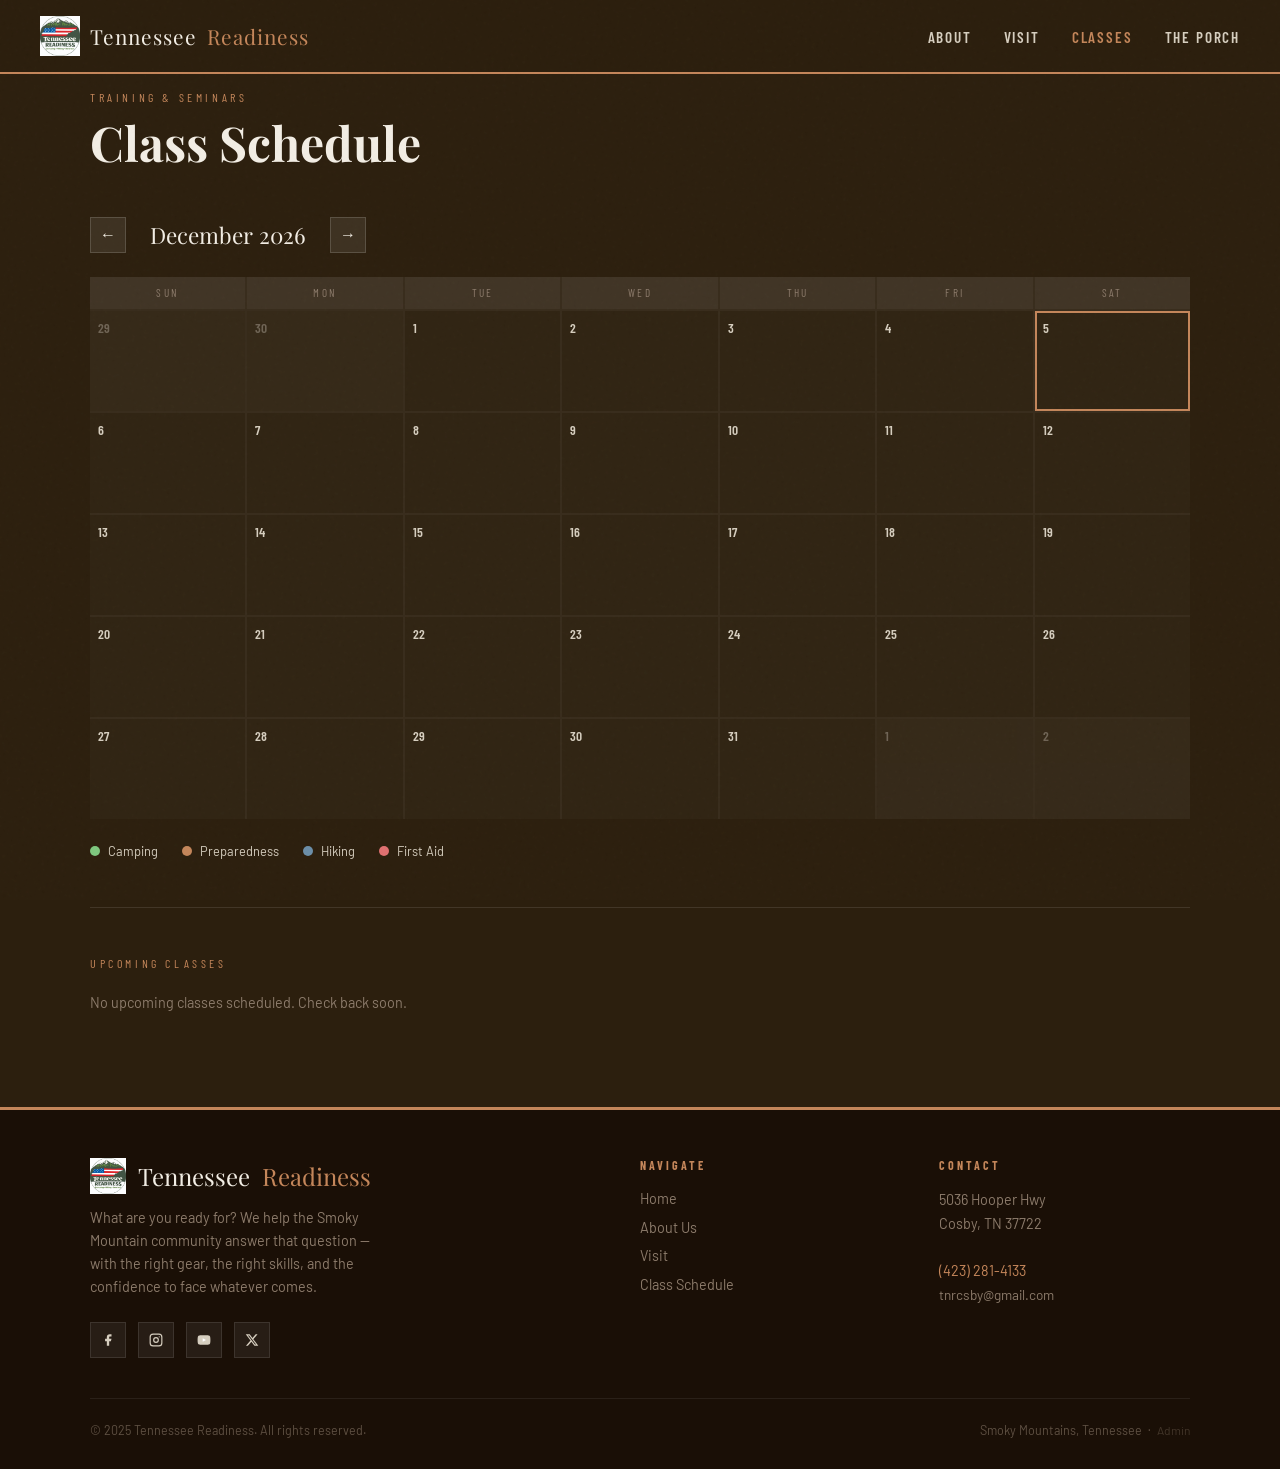
<file: tnr-v3/tnr-v3/calendar.html>
<!DOCTYPE html>
<html lang="en">
<head>
<meta charset="UTF-8">
<meta name="viewport" content="width=device-width, initial-scale=1.0">
<title>Class Schedule | Tennessee Readiness</title>
<link href="https://fonts.googleapis.com/css2?family=Playfair+Display:wght@700;900&family=Barlow+Condensed:wght@400;600;700&family=Barlow:wght@300;400;500&display=swap" rel="stylesheet">
<link rel="stylesheet" href="css/styles.css">
</head>
<body>

<!-- ── NAV ── -->
<nav>
  <a class="nav-brand" href="index.html" style="display:flex;align-items:center;gap:0.6rem;">
    <img src="images/logo.jpg" alt="Tennessee Readiness" style="height:40px;">Tennessee<span>Readiness</span>
  </a>
  <ul class="nav-links">
    <li><a href="index.html#about">About</a></li>
    <li><a href="index.html#info">Visit</a></li>
    <li><a href="calendar.html" style="color:var(--clay);">Classes</a></li>
    <li><a href="index.html#porch">The Porch</a></li>
  </ul>
</nav>

<!-- ── CALENDAR ── -->
<section id="calendar" style="padding-top:90px;">
  <div class="calendar-inner">
    <div class="calendar-header">
      <div>
        <div class="section-label" style="color:var(--clay);">Training &amp; Seminars</div>
        <h2 class="section-title">Class Schedule</h2>
      </div>
    </div>

    <div class="cal-nav">
      <button class="cal-nav-btn" onclick="changeMonth(-1)">&#8592;</button>
      <div class="cal-month-label" id="monthLabel"></div>
      <button class="cal-nav-btn" onclick="changeMonth(1)">&#8594;</button>
    </div>

    <div class="cal-grid" id="calGrid"></div>

    <div class="cal-legend">
      <div class="legend-item"><div class="legend-dot" style="background:#7ec87e;"></div> Camping</div>
      <div class="legend-item"><div class="legend-dot" style="background:var(--clay);"></div> Preparedness</div>
      <div class="legend-item"><div class="legend-dot" style="background:var(--sky);"></div> Hiking</div>
      <div class="legend-item"><div class="legend-dot" style="background:#e07070;"></div> First Aid</div>
    </div>

    <div class="upcoming-section">
      <div class="upcoming-title">Upcoming Classes</div>
      <div class="upcoming-list" id="upcomingList"></div>
    </div>
  </div>
</section>

<!-- ── FOOTER ── -->
<footer>
  <div class="footer-inner">
    <div>
      <div class="footer-brand" style="display:flex;align-items:center;gap:0.75rem;">
        <img src="images/logo.jpg" alt="Tennessee Readiness" style="height:36px;">Tennessee<span>Readiness</span>
      </div>
      <p class="footer-tagline">What are you ready for? We help the Smoky Mountain community answer that question &mdash; with the right gear, the right skills, and the confidence to face whatever comes.</p>
      <div class="footer-social">
        <a href="#" title="Facebook"><svg width="14" height="14" viewBox="0 0 24 24" fill="currentColor"><path d="M18 2h-3a5 5 0 0 0-5 5v3H7v4h3v8h4v-8h3l1-4h-4V7a1 1 0 0 1 1-1h3z"/></svg></a>
        <a href="#" title="Instagram"><svg width="14" height="14" viewBox="0 0 24 24" fill="none" stroke="currentColor" stroke-width="2"><rect x="2" y="2" width="20" height="20" rx="5"/><circle cx="12" cy="12" r="4"/><circle cx="17.5" cy="6.5" r="1" fill="currentColor" stroke="none"/></svg></a>
        <a href="#" title="YouTube"><svg width="14" height="14" viewBox="0 0 24 24" fill="currentColor"><path d="M22.54 6.42a2.78 2.78 0 0 0-1.95-1.96C18.88 4 12 4 12 4s-6.88 0-8.59.46A2.78 2.78 0 0 0 1.46 6.42 29 29 0 0 0 1 12a29 29 0 0 0 .46 5.58 2.78 2.78 0 0 0 1.95 1.95C5.12 20 12 20 12 20s6.88 0 8.59-.47a2.78 2.78 0 0 0 1.95-1.95A29 29 0 0 0 23 12a29 29 0 0 0-.46-5.58z"/><polygon points="9.75 15.02 15.5 12 9.75 8.98 9.75 15.02" fill="white"/></svg></a>
        <a href="#" title="X / Twitter"><svg width="14" height="14" viewBox="0 0 24 24" fill="currentColor"><path d="M18.244 2.25h3.308l-7.227 8.26 8.502 11.24H16.17l-5.214-6.817L4.99 21.75H1.68l7.73-8.835L1.254 2.25H8.08l4.713 6.231zm-1.161 17.52h1.833L7.084 4.126H5.117z"/></svg></a>
      </div>
    </div>
    <div class="footer-col">
      <h4>Navigate</h4>
      <ul>
        <li><a href="index.html">Home</a></li>
        <li><a href="index.html#about">About Us</a></li>
        <li><a href="index.html#info">Visit</a></li>
        <li><a href="calendar.html">Class Schedule</a></li>
      </ul>
    </div>
    <div class="footer-col">
      <h4>Contact</h4>
      <p>
        5036 Hooper Hwy<br>
        Cosby, TN 37722<br><br>
        <a href="tel:+14232814133" style="color:var(--clay);text-decoration:none;">(423) 281-4133</a><br>
        <a href="mailto:tnrcsby@gmail.com" style="color:var(--stone);text-decoration:none;font-size:0.85rem;">tnrcsby@gmail.com</a>
      </p>
    </div>
  </div>
  <div class="footer-bottom">
    <p>&copy; 2025 Tennessee Readiness. All rights reserved.</p>
    <p>Smoky Mountains, Tennessee &nbsp;&middot;&nbsp; <a href="admin.html" style="color:rgba(140,123,107,0.35);text-decoration:none;font-size:0.75rem;">Admin</a></p>
  </div>
</footer>

<!-- ── EVENT DETAIL MODAL ── -->
<div class="modal-overlay" id="detailModal">
  <div class="modal detail-modal">
    <button class="modal-close" onclick="closeDetailModal()">&#x2715;</button>
    <div class="detail-cat" id="d-cat"></div>
    <h2 id="d-title"></h2>
    <div class="detail-meta">
      <div class="detail-meta-row"><strong>Date</strong><span id="d-date"></span></div>
      <div class="detail-meta-row"><strong>Time</strong><span id="d-time"></span></div>
      <div class="detail-meta-row" id="d-inst-row"><strong>Instructor</strong><span id="d-inst"></span></div>
      <div class="detail-meta-row" id="d-cap-row"><strong>Capacity</strong><span id="d-cap"></span></div>
    </div>
    <p class="detail-desc" id="d-desc"></p>
  </div>
</div>

<script>
// ── STATE ──────────────────────────────────────────────────────────────────
let classes = JSON.parse(localStorage.getItem('tnr_classes') || '[]');
let currentYear, currentMonth;

const MONTHS = ['January','February','March','April','May','June','July',
                'August','September','October','November','December'];
const DAYS   = ['Sun','Mon','Tue','Wed','Thu','Fri','Sat'];

const CAT_LABELS = {
  camping:      '🏕️ Camping',
  preparedness: '🛡️ Preparedness',
  hiking:       '🥾 Hiking',
  'first-aid':  '🩹 First Aid'
};

// ── INIT ────────────────────────────────────────────────────────────────────
function init() {
  const now = new Date();
  currentYear  = now.getFullYear();
  currentMonth = now.getMonth();


  renderCalendar();
  renderUpcoming();
}

// ── CALENDAR ────────────────────────────────────────────────────────────────
function changeMonth(dir) {
  currentMonth += dir;
  if (currentMonth < 0)  { currentMonth = 11; currentYear--; }
  if (currentMonth > 11) { currentMonth = 0;  currentYear++; }
  renderCalendar();
  renderUpcoming();
}

function renderCalendar() {
  document.getElementById('monthLabel').textContent = `${MONTHS[currentMonth]} ${currentYear}`;
  const grid = document.getElementById('calGrid');
  grid.innerHTML = '';

  DAYS.forEach(d => {
    const h = document.createElement('div');
    h.className = 'cal-day-header';
    h.textContent = d;
    grid.appendChild(h);
  });

  const firstDay    = new Date(currentYear, currentMonth, 1).getDay();
  const daysInMonth = new Date(currentYear, currentMonth + 1, 0).getDate();
  const today       = new Date();
  const prevDays    = new Date(currentYear, currentMonth, 0).getDate();

  for (let i = firstDay - 1; i >= 0; i--)
    grid.appendChild(makeCell(prevDays - i, true, null));

  for (let d = 1; d <= daysInMonth; d++) {
    const dateStr = `${currentYear}-${String(currentMonth+1).padStart(2,'0')}-${String(d).padStart(2,'0')}`;
    const isToday = today.getFullYear()===currentYear && today.getMonth()===currentMonth && today.getDate()===d;
    grid.appendChild(makeCell(d, false, dateStr, isToday, classes.filter(c => c.date === dateStr)));
  }

  const totalCells = firstDay + daysInMonth;
  const remaining  = totalCells % 7 === 0 ? 0 : 7 - (totalCells % 7);
  for (let d = 1; d <= remaining; d++)
    grid.appendChild(makeCell(d, true, null));
}

function makeCell(day, otherMonth, dateStr, isToday, events) {
  const cell = document.createElement('div');
  cell.className = 'cal-cell' + (otherMonth ? ' other-month' : '') + (isToday ? ' today' : '');
  const dateDiv = document.createElement('div');
  dateDiv.className = 'cal-date';
  dateDiv.textContent = day;
  cell.appendChild(dateDiv);
  if (events) {
    events.forEach(ev => {
      const evDiv = document.createElement('div');
      evDiv.className = `cal-event cat-${ev.cat}`;
      evDiv.textContent = ev.title;
      evDiv.onclick = e => { e.stopPropagation(); openDetail(ev.id); };
      cell.appendChild(evDiv);
    });
  }
  return cell;
}

// ── UPCOMING ────────────────────────────────────────────────────────────────
function renderUpcoming() {
  const today = new Date(); today.setHours(0,0,0,0);
  const upcoming = classes
    .filter(c => new Date(c.date + 'T00:00:00') >= today)
    .sort((a,b) => a.date.localeCompare(b.date))
    .slice(0, 5);

  const list = document.getElementById('upcomingList');
  if (upcoming.length === 0) {
    list.innerHTML = '<p style="color:var(--stone);font-size:0.9rem;">No upcoming classes scheduled. Check back soon.</p>';
    return;
  }
  list.innerHTML = upcoming.map(ev => {
    const d      = new Date(ev.date + 'T00:00:00');
    const dayNum = d.getDate();
    const mon    = MONTHS[d.getMonth()].slice(0,3).toUpperCase();
    const timeStr = ev.start ? formatTime(ev.start) + (ev.end ? ' – ' + formatTime(ev.end) : '') : 'Time TBD';
    return `
      <div class="upcoming-card" onclick="openDetail(${ev.id})">
        <div class="upcoming-date"><div class="day">${dayNum}</div><div class="month">${mon}</div></div>
        <div class="upcoming-info">
          <h3>${ev.title}</h3>
          <p>${timeStr}${ev.instructor ? ' · ' + ev.instructor : ''}</p>
        </div>
        <span class="upcoming-tag tag-${ev.cat}">${CAT_LABELS[ev.cat] || ev.cat}</span>
      </div>`;
  }).join('');
}

function formatTime(t) {
  const [h, m] = t.split(':').map(Number);
  return `${h % 12 || 12}:${String(m).padStart(2,'0')} ${h >= 12 ? 'PM' : 'AM'}`;
}

// ── DETAIL MODAL ────────────────────────────────────────────────────────────
function openDetail(id) {
  const ev = classes.find(c => c.id === id);
  if (!ev) return;
  document.getElementById('d-cat').textContent   = CAT_LABELS[ev.cat] || ev.cat;
  document.getElementById('d-title').textContent = ev.title;
  const d = new Date(ev.date + 'T00:00:00');
  document.getElementById('d-date').textContent  = d.toLocaleDateString('en-US',
    { weekday:'long', year:'numeric', month:'long', day:'numeric' });
  document.getElementById('d-time').textContent  =
    ev.start ? formatTime(ev.start) + (ev.end ? ' – ' + formatTime(ev.end) : '') : 'TBD';
  const instRow = document.getElementById('d-inst-row');
  if (ev.instructor) { document.getElementById('d-inst').textContent = ev.instructor; instRow.style.display='flex'; }
  else { instRow.style.display = 'none'; }
  const capRow = document.getElementById('d-cap-row');
  if (ev.capacity) { document.getElementById('d-cap').textContent = ev.capacity + ' participants max'; capRow.style.display='flex'; }
  else { capRow.style.display = 'none'; }
  document.getElementById('d-desc').textContent = ev.desc || '';
  document.getElementById('detailModal').classList.add('active');
}
function closeDetailModal() {
  document.getElementById('detailModal').classList.remove('active');
}

init();
</script>
</body>
</html>
</file>
<file: tnr-v3/tnr-v3/css/styles.css>
:root {
    --bark: #2C1F0E;
    --moss: #4A5E3A;
    --stone: #8C7B6B;
    --clay: #C4865A;
    --cream: #F2EDE4;
    --fog: #D6CEBF;
    --ember: #D4521A;
    --pine: #2D4A2D;
    --sky: #6B8EA8;
  }

  * { margin: 0; padding: 0; box-sizing: border-box; }

  html { scroll-behavior: smooth; }

  body {
    font-family: 'Barlow', sans-serif;
    background: var(--cream);
    color: var(--bark);
    overflow-x: hidden;
  }

  /* ── NOISE TEXTURE OVERLAY ── */
  body::before {
    content: '';
    position: fixed;
    inset: 0;
    background-image: url("data:image/svg+xml,%3Csvg viewBox='0 0 256 256' xmlns='http://www.w3.org/2000/svg'%3E%3Cfilter id='n'%3E%3CfeTurbulence type='fractalNoise' baseFrequency='0.9' numOctaves='4' stitchTiles='stitch'/%3E%3C/filter%3E%3Crect width='100%25' height='100%25' filter='url(%23n)' opacity='0.04'/%3E%3C/svg%3E");
    pointer-events: none;
    z-index: 1000;
    opacity: 0.5;
  }

  /* ── NAV ── */
  nav {
    position: fixed;
    top: 0; left: 0; right: 0;
    z-index: 900;
    display: flex;
    justify-content: space-between;
    align-items: center;
    padding: 1rem 2.5rem;
    background: rgba(44, 31, 14, 0.92);
    backdrop-filter: blur(8px);
    border-bottom: 2px solid var(--clay);
  }

  .nav-brand {
    font-family: 'Playfair Display', serif;
    font-size: 1.3rem;
    color: var(--cream);
    letter-spacing: 0.05em;
    text-decoration: none;
  }

  .nav-brand span { color: var(--clay); }

  .nav-links { display: flex; gap: 2rem; list-style: none; }

  .nav-links a {
    font-family: 'Barlow Condensed', sans-serif;
    font-weight: 600;
    font-size: 0.95rem;
    letter-spacing: 0.12em;
    text-transform: uppercase;
    color: var(--fog);
    text-decoration: none;
    transition: color 0.2s;
  }

  .nav-links a:hover { color: var(--clay); }

  /* ── HERO ── */
  .hero {
    min-height: 100vh;
    background:
      linear-gradient(to bottom, rgba(44,31,14,0.65) 0%, rgba(44,31,14,0.3) 50%, rgba(44,31,14,0.75) 100%),
      url('../images/hero.jpg') center/cover no-repeat;
    display: flex;
    flex-direction: column;
    justify-content: center;
    align-items: center;
    text-align: center;
    padding: 2rem;
    position: relative;
  }

  .hero-badge {
    font-family: 'Barlow Condensed', sans-serif;
    font-size: 0.8rem;
    letter-spacing: 0.25em;
    text-transform: uppercase;
    color: var(--clay);
    border: 1px solid var(--clay);
    padding: 0.35rem 1.2rem;
    margin-bottom: 1.5rem;
    animation: fadeUp 0.8s ease both;
  }

  .hero h1 {
    font-family: 'Playfair Display', serif;
    font-size: clamp(3rem, 8vw, 7rem);
    color: var(--cream);
    line-height: 1;
    letter-spacing: -0.01em;
    animation: fadeUp 0.8s 0.15s ease both;
  }

  .hero h1 span { color: var(--clay); display: block; }

  .hero-sub {
    font-family: 'Barlow', sans-serif;
    font-weight: 300;
    font-size: clamp(1rem, 2vw, 1.35rem);
    color: var(--fog);
    margin-top: 1.2rem;
    max-width: 520px;
    line-height: 1.6;
    animation: fadeUp 0.8s 0.3s ease both;
  }

  .hero-ctas {
    display: flex;
    gap: 1rem;
    margin-top: 2.5rem;
    flex-wrap: wrap;
    justify-content: center;
    animation: fadeUp 0.8s 0.45s ease both;
  }

  .btn-primary {
    background: var(--ember);
    color: var(--cream);
    font-family: 'Barlow Condensed', sans-serif;
    font-weight: 700;
    font-size: 0.9rem;
    letter-spacing: 0.15em;
    text-transform: uppercase;
    padding: 0.85rem 2rem;
    text-decoration: none;
    border: none;
    cursor: pointer;
    transition: background 0.2s, transform 0.15s;
  }

  .btn-primary:hover { background: var(--clay); transform: translateY(-2px); }

  .btn-outline {
    background: transparent;
    color: var(--cream);
    font-family: 'Barlow Condensed', sans-serif;
    font-weight: 700;
    font-size: 0.9rem;
    letter-spacing: 0.15em;
    text-transform: uppercase;
    padding: 0.85rem 2rem;
    text-decoration: none;
    border: 2px solid rgba(242,237,228,0.5);
    cursor: pointer;
    transition: border-color 0.2s, color 0.2s;
  }

  .btn-outline:hover { border-color: var(--cream); }

  .hero-scroll {
    position: absolute;
    bottom: 2rem;
    left: 50%;
    transform: translateX(-50%);
    display: flex;
    flex-direction: column;
    align-items: center;
    gap: 0.5rem;
    color: var(--fog);
    font-family: 'Barlow Condensed', sans-serif;
    font-size: 0.75rem;
    letter-spacing: 0.2em;
    text-transform: uppercase;
    animation: fadeIn 1.5s 1s both;
  }

  .scroll-line {
    width: 1px;
    height: 40px;
    background: linear-gradient(to bottom, var(--clay), transparent);
    animation: scrollPulse 2s infinite;
  }

  /* ── SECTIONS ── */
  section { scroll-margin-top: 70px; }

  .section-label {
    font-family: 'Barlow Condensed', sans-serif;
    font-size: 0.75rem;
    letter-spacing: 0.3em;
    text-transform: uppercase;
    color: var(--clay);
    margin-bottom: 0.75rem;
  }

  .section-title {
    font-family: 'Playfair Display', serif;
    font-size: clamp(2rem, 4vw, 3rem);
    color: var(--bark);
    line-height: 1.1;
  }

  /* ── ABOUT ── */
  .about {
    display: grid;
    grid-template-columns: 1fr 1fr;
    min-height: 80vh;
  }

  .about-text {
    background: var(--bark);
    padding: 6rem 5rem;
    display: flex;
    flex-direction: column;
    justify-content: center;
  }

  .about-text .section-label { color: var(--clay); }

  .about-text .section-title { color: var(--cream); }

  .about-text p {
    font-size: 1.05rem;
    line-height: 1.75;
    color: var(--fog);
    margin-top: 1.5rem;
    font-weight: 300;
  }

  .about-pillars {
    display: flex;
    flex-direction: column;
    gap: 1rem;
    margin-top: 2.5rem;
  }

  .pillar {
    display: flex;
    align-items: center;
    gap: 1rem;
    padding: 1rem 1.25rem;
    border-left: 3px solid var(--clay);
    background: rgba(255,255,255,0.04);
  }

  .pillar-icon { font-size: 1.5rem; }

  .pillar-text {
    font-family: 'Barlow Condensed', sans-serif;
    font-weight: 600;
    font-size: 1rem;
    letter-spacing: 0.05em;
    color: var(--cream);
  }

  .about-images {
    display: grid;
    grid-template-rows: 1fr 1fr;
    grid-template-columns: 1fr 1fr;
  }

  .about-images img {
    width: 100%;
    height: 100%;
    object-fit: cover;
    transition: transform 0.4s ease;
    filter: saturate(0.85);
  }

  .about-images img:hover { transform: scale(1.03); filter: saturate(1); }

  .img-span { grid-column: span 2; }

  /* ── INFO ── */
  .info {
    background: var(--cream);
    padding: 6rem 2rem;
  }

  .info-inner {
    max-width: 1100px;
    margin: 0 auto;
  }

  .info-header {
    text-align: center;
    margin-bottom: 4rem;
  }

  .info-grid {
    display: grid;
    grid-template-columns: repeat(auto-fit, minmax(240px, 1fr));
    gap: 2px;
    background: var(--fog);
  }

  .info-card {
    background: var(--cream);
    padding: 2.5rem 2rem;
    display: flex;
    flex-direction: column;
    gap: 0.75rem;
  }

  .info-card-icon {
    font-size: 2rem;
    margin-bottom: 0.5rem;
  }

  .info-card-label {
    font-family: 'Barlow Condensed', sans-serif;
    font-size: 0.7rem;
    letter-spacing: 0.3em;
    text-transform: uppercase;
    color: var(--stone);
  }

  .info-card-value {
    font-family: 'Barlow', sans-serif;
    font-weight: 500;
    font-size: 1rem;
    color: var(--bark);
    line-height: 1.5;
  }

  .hours-list { list-style: none; }

  .hours-list li {
    display: flex;
    justify-content: space-between;
    font-size: 0.9rem;
    color: var(--bark);
    padding: 0.2rem 0;
    border-bottom: 1px solid var(--fog);
  }

  .hours-list li span:first-child { font-weight: 500; }

  /* ── LOGO PLACEHOLDER ── */
  .logo-placeholder {
    width: 120px;
    height: 120px;
    border: 3px dashed var(--stone);
    border-radius: 4px;
    display: flex;
    flex-direction: column;
    align-items: center;
    justify-content: center;
    color: var(--stone);
    font-family: 'Barlow Condensed', sans-serif;
    font-size: 0.7rem;
    letter-spacing: 0.1em;
    text-transform: uppercase;
    text-align: center;
    padding: 1rem;
    gap: 0.5rem;
    margin-bottom: 1rem;
  }

  /* ── SOCIAL ── */
  .social-links {
    display: flex;
    gap: 1rem;
    margin-top: 1rem;
    flex-wrap: wrap;
  }

  .social-btn {
    display: flex;
    align-items: center;
    gap: 0.5rem;
    padding: 0.5rem 1rem;
    border: 1.5px solid var(--stone);
    text-decoration: none;
    color: var(--bark);
    font-family: 'Barlow Condensed', sans-serif;
    font-weight: 600;
    font-size: 0.8rem;
    letter-spacing: 0.1em;
    text-transform: uppercase;
    transition: border-color 0.2s, color 0.2s, background 0.2s;
  }

  .social-btn:hover {
    border-color: var(--ember);
    color: var(--ember);
  }

  /* ── CALENDAR ── */
  #calendar {
    background: var(--bark);
    padding: 6rem 2rem;
  }

  .calendar-inner {
    max-width: 1100px;
    margin: 0 auto;
  }

  .calendar-header {
    margin-bottom: 3rem;
    display: flex;
    justify-content: space-between;
    align-items: flex-end;
    flex-wrap: wrap;
    gap: 2rem;
  }

  .calendar-header .section-title { color: var(--cream); }

  .add-class-btn {
    background: var(--ember);
    color: var(--cream);
    font-family: 'Barlow Condensed', sans-serif;
    font-weight: 700;
    font-size: 0.9rem;
    letter-spacing: 0.15em;
    text-transform: uppercase;
    padding: 0.85rem 1.75rem;
    border: none;
    cursor: pointer;
    display: flex;
    align-items: center;
    gap: 0.5rem;
    transition: background 0.2s;
  }

  .add-class-btn:hover { background: var(--clay); }

  /* Month nav */
  .cal-nav {
    display: flex;
    align-items: center;
    gap: 1.5rem;
    margin-bottom: 1.5rem;
  }

  .cal-nav-btn {
    background: rgba(255,255,255,0.08);
    border: 1px solid rgba(255,255,255,0.15);
    color: var(--cream);
    width: 36px; height: 36px;
    cursor: pointer;
    font-size: 1rem;
    display: flex; align-items: center; justify-content: center;
    transition: background 0.2s;
  }

  .cal-nav-btn:hover { background: rgba(255,255,255,0.15); }

  .cal-month-label {
    font-family: 'Playfair Display', serif;
    font-size: 1.4rem;
    color: var(--cream);
  }

  /* Grid */
  .cal-grid {
    display: grid;
    grid-template-columns: repeat(7, 1fr);
    gap: 2px;
    background: rgba(255,255,255,0.06);
  }

  .cal-day-header {
    background: rgba(255,255,255,0.04);
    padding: 0.6rem 0;
    text-align: center;
    font-family: 'Barlow Condensed', sans-serif;
    font-size: 0.7rem;
    letter-spacing: 0.2em;
    text-transform: uppercase;
    color: var(--stone);
  }

  .cal-cell {
    background: rgba(44,31,14,0.6);
    min-height: 100px;
    padding: 0.5rem;
    position: relative;
    cursor: pointer;
    transition: background 0.15s;
  }

  .cal-cell:hover { background: rgba(44,31,14,0.85); }

  .cal-cell.other-month { opacity: 0.35; }

  .cal-cell.today { outline: 2px solid var(--clay); outline-offset: -2px; }

  .cal-date {
    font-family: 'Barlow Condensed', sans-serif;
    font-size: 0.85rem;
    color: var(--fog);
    font-weight: 600;
    margin-bottom: 0.35rem;
  }

  .cal-event {
    background: var(--moss);
    border-left: 3px solid var(--clay);
    padding: 0.2rem 0.4rem;
    margin-bottom: 0.2rem;
    font-size: 0.68rem;
    font-family: 'Barlow', sans-serif;
    color: var(--cream);
    cursor: pointer;
    border-radius: 0 2px 2px 0;
    overflow: hidden;
    white-space: nowrap;
    text-overflow: ellipsis;
    transition: background 0.15s;
  }

  .cal-event:hover { background: var(--pine); }

  .cal-event.cat-preparedness { border-left-color: var(--ember); background: rgba(212,82,26,0.25); }
  .cal-event.cat-hiking { border-left-color: var(--sky); background: rgba(107,142,168,0.25); }
  .cal-event.cat-camping { border-left-color: var(--moss); background: rgba(74,94,58,0.4); }
  .cal-event.cat-first-aid { border-left-color: #c0392b; background: rgba(192,57,43,0.25); }

  /* Legend */
  .cal-legend {
    display: flex;
    gap: 1.5rem;
    margin-top: 1.5rem;
    flex-wrap: wrap;
  }

  .legend-item {
    display: flex;
    align-items: center;
    gap: 0.5rem;
    font-family: 'Barlow', sans-serif;
    font-size: 0.8rem;
    color: var(--fog);
  }

  .legend-dot {
    width: 10px; height: 10px;
    border-radius: 50%;
  }

  /* Upcoming list */
  .upcoming-section {
    margin-top: 3rem;
    padding-top: 3rem;
    border-top: 1px solid rgba(255,255,255,0.1);
  }

  .upcoming-title {
    font-family: 'Barlow Condensed', sans-serif;
    font-size: 0.75rem;
    letter-spacing: 0.3em;
    text-transform: uppercase;
    color: var(--clay);
    margin-bottom: 1.5rem;
  }

  .upcoming-list { display: flex; flex-direction: column; gap: 1rem; }

  .upcoming-card {
    display: grid;
    grid-template-columns: auto 1fr auto;
    gap: 1.5rem;
    align-items: center;
    background: rgba(255,255,255,0.04);
    padding: 1.25rem 1.5rem;
    border-left: 4px solid var(--clay);
    cursor: pointer;
    transition: background 0.2s;
  }

  .upcoming-card:hover { background: rgba(255,255,255,0.08); }

  .upcoming-date {
    text-align: center;
    min-width: 48px;
  }

  .upcoming-date .day {
    font-family: 'Playfair Display', serif;
    font-size: 1.8rem;
    color: var(--clay);
    line-height: 1;
  }

  .upcoming-date .month {
    font-family: 'Barlow Condensed', sans-serif;
    font-size: 0.7rem;
    letter-spacing: 0.15em;
    text-transform: uppercase;
    color: var(--stone);
  }

  .upcoming-info h3 {
    font-family: 'Barlow Condensed', sans-serif;
    font-size: 1.1rem;
    font-weight: 700;
    color: var(--cream);
    letter-spacing: 0.03em;
  }

  .upcoming-info p {
    font-size: 0.85rem;
    color: var(--stone);
    margin-top: 0.2rem;
  }

  .upcoming-tag {
    font-family: 'Barlow Condensed', sans-serif;
    font-size: 0.7rem;
    letter-spacing: 0.15em;
    text-transform: uppercase;
    padding: 0.2rem 0.6rem;
    border: 1px solid;
    white-space: nowrap;
  }

  .tag-camping { color: #7ec87e; border-color: #7ec87e; }
  .tag-preparedness { color: var(--clay); border-color: var(--clay); }
  .tag-hiking { color: var(--sky); border-color: var(--sky); }
  .tag-first-aid { color: #e07070; border-color: #e07070; }

  /* ── MODAL ── */
  .modal-overlay {
    position: fixed;
    inset: 0;
    background: rgba(20, 12, 4, 0.85);
    z-index: 9000;
    display: flex;
    align-items: center;
    justify-content: center;
    padding: 2rem;
    opacity: 0;
    pointer-events: none;
    transition: opacity 0.25s;
    backdrop-filter: blur(4px);
  }

  .modal-overlay.active { opacity: 1; pointer-events: all; }

  .modal {
    background: var(--cream);
    max-width: 520px;
    width: 100%;
    max-height: 90vh;
    overflow-y: auto;
    padding: 2.5rem;
    position: relative;
    transform: translateY(16px);
    transition: transform 0.25s;
  }

  .modal-overlay.active .modal { transform: translateY(0); }

  .modal-close {
    position: absolute;
    top: 1rem; right: 1rem;
    background: none;
    border: none;
    font-size: 1.4rem;
    cursor: pointer;
    color: var(--stone);
    line-height: 1;
  }

  .modal-close:hover { color: var(--bark); }

  .modal h2 {
    font-family: 'Playfair Display', serif;
    font-size: 1.6rem;
    color: var(--bark);
    margin-bottom: 1.75rem;
  }

  .form-group {
    display: flex;
    flex-direction: column;
    gap: 0.4rem;
    margin-bottom: 1.25rem;
  }

  .form-group label {
    font-family: 'Barlow Condensed', sans-serif;
    font-size: 0.75rem;
    letter-spacing: 0.2em;
    text-transform: uppercase;
    color: var(--stone);
    font-weight: 600;
  }

  .form-group input,
  .form-group select,
  .form-group textarea {
    background: white;
    border: 1.5px solid var(--fog);
    padding: 0.7rem 0.9rem;
    font-family: 'Barlow', sans-serif;
    font-size: 0.95rem;
    color: var(--bark);
    outline: none;
    transition: border-color 0.2s;
    width: 100%;
  }

  .form-group input:focus,
  .form-group select:focus,
  .form-group textarea:focus {
    border-color: var(--clay);
  }

  .form-group textarea { resize: vertical; min-height: 80px; }

  .form-row { display: grid; grid-template-columns: 1fr 1fr; gap: 1rem; }

  .form-submit {
    width: 100%;
    background: var(--ember);
    color: var(--cream);
    font-family: 'Barlow Condensed', sans-serif;
    font-weight: 700;
    font-size: 0.95rem;
    letter-spacing: 0.15em;
    text-transform: uppercase;
    padding: 0.9rem;
    border: none;
    cursor: pointer;
    margin-top: 0.5rem;
    transition: background 0.2s;
  }

  .form-submit:hover { background: var(--clay); }

  /* Detail modal */
  .detail-modal { max-width: 440px; }

  .detail-cat {
    font-family: 'Barlow Condensed', sans-serif;
    font-size: 0.75rem;
    letter-spacing: 0.2em;
    text-transform: uppercase;
    color: var(--clay);
    margin-bottom: 0.5rem;
  }

  .detail-meta {
    display: flex;
    flex-direction: column;
    gap: 0.6rem;
    margin: 1.25rem 0;
    padding: 1.25rem;
    background: var(--fog);
    border-left: 4px solid var(--clay);
  }

  .detail-meta-row {
    display: flex;
    gap: 1rem;
    font-size: 0.9rem;
    color: var(--bark);
  }

  .detail-meta-row strong {
    min-width: 80px;
    color: var(--stone);
    font-family: 'Barlow Condensed', sans-serif;
    font-size: 0.75rem;
    letter-spacing: 0.1em;
    text-transform: uppercase;
    font-weight: 600;
    margin-top: 1px;
  }

  .detail-desc {
    font-size: 0.95rem;
    line-height: 1.65;
    color: var(--bark);
  }

  .detail-actions {
    display: flex;
    gap: 0.75rem;
    margin-top: 1.5rem;
  }

  .btn-danger {
    background: transparent;
    border: 1.5px solid #c0392b;
    color: #c0392b;
    font-family: 'Barlow Condensed', sans-serif;
    font-weight: 700;
    font-size: 0.85rem;
    letter-spacing: 0.1em;
    text-transform: uppercase;
    padding: 0.6rem 1rem;
    cursor: pointer;
    transition: background 0.2s, color 0.2s;
  }

  .btn-danger:hover { background: #c0392b; color: white; }

  /* ── FOOTER ── */
  footer {
    background: #1A0F06;
    padding: 3rem 2.5rem 2rem;
    border-top: 3px solid var(--clay);
  }

  .footer-inner {
    max-width: 1100px;
    margin: 0 auto;
    display: grid;
    grid-template-columns: 2fr 1fr 1fr;
    gap: 3rem;
  }

  .footer-brand {
    font-family: 'Playfair Display', serif;
    font-size: 1.5rem;
    color: var(--cream);
  }

  .footer-brand span { color: var(--clay); }

  .footer-tagline {
    font-size: 0.9rem;
    color: var(--stone);
    margin-top: 0.75rem;
    line-height: 1.6;
    max-width: 280px;
  }

  .footer-social {
    display: flex;
    gap: 0.75rem;
    margin-top: 1.5rem;
  }

  .footer-social a {
    width: 36px; height: 36px;
    background: rgba(255,255,255,0.06);
    display: flex; align-items: center; justify-content: center;
    color: var(--fog);
    text-decoration: none;
    font-size: 0.85rem;
    transition: background 0.2s, color 0.2s;
    border: 1px solid rgba(255,255,255,0.1);
  }

  .footer-social a:hover { background: var(--ember); color: white; border-color: var(--ember); }

  .footer-col h4 {
    font-family: 'Barlow Condensed', sans-serif;
    font-size: 0.75rem;
    letter-spacing: 0.25em;
    text-transform: uppercase;
    color: var(--clay);
    margin-bottom: 1rem;
  }

  .footer-col ul { list-style: none; display: flex; flex-direction: column; gap: 0.6rem; }

  .footer-col ul li a {
    font-size: 0.9rem;
    color: var(--stone);
    text-decoration: none;
    transition: color 0.2s;
  }

  .footer-col ul li a:hover { color: var(--cream); }

  .footer-col p {
    font-size: 0.9rem;
    color: var(--stone);
    line-height: 1.65;
  }

  .footer-bottom {
    max-width: 1100px;
    margin: 2.5rem auto 0;
    padding-top: 1.5rem;
    border-top: 1px solid rgba(255,255,255,0.07);
    display: flex;
    justify-content: space-between;
    align-items: center;
    flex-wrap: wrap;
    gap: 1rem;
  }

  .footer-bottom p {
    font-size: 0.78rem;
    color: rgba(140,123,107,0.6);
  }

  /* ── KEYFRAMES ── */
  @keyframes fadeUp {
    from { opacity: 0; transform: translateY(20px); }
    to { opacity: 1; transform: translateY(0); }
  }

  @keyframes fadeIn {
    from { opacity: 0; }
    to { opacity: 1; }
  }

  @keyframes scrollPulse {
    0%, 100% { opacity: 0.4; }
    50% { opacity: 1; }
  }

  /* ── RESPONSIVE ── */
  @media (max-width: 768px) {
    nav { padding: 1rem 1.25rem; }
    .nav-links { gap: 1rem; }
    .about { grid-template-columns: 1fr; }
    .about-text { padding: 3rem 1.75rem; }
    .about-images { grid-template-rows: 200px 200px; grid-template-columns: 1fr 1fr; }
    .img-span { grid-column: span 2; }
    .footer-inner { grid-template-columns: 1fr; gap: 2rem; }
    .form-row { grid-template-columns: 1fr; }
    .upcoming-card { grid-template-columns: auto 1fr; }
    .upcoming-tag { display: none; }
    .calendar-header { flex-direction: column; align-items: flex-start; }
  }
</file>
<file: tnr-v4/css/styles.css>
:root {
    --bark: #2C1F0E;
    --moss: #4A5E3A;
    --stone: #8C7B6B;
    --clay: #C4865A;
    --cream: #F2EDE4;
    --fog: #D6CEBF;
    --ember: #D4521A;
    --pine: #2D4A2D;
    --sky: #6B8EA8;
    --announce-h: 38px; /* height of the announcement bar above the nav */
  }

  * { margin: 0; padding: 0; box-sizing: border-box; }

  html { scroll-behavior: smooth; scroll-padding-top: var(--announce-h); }

  body {
    font-family: 'Barlow', sans-serif;
    background: var(--cream);
    color: var(--bark);
    overflow-x: hidden;
  }

  /* ── NOISE TEXTURE OVERLAY ── */
  body::before {
    content: '';
    position: fixed;
    inset: 0;
    background-image: url("data:image/svg+xml,%3Csvg viewBox='0 0 256 256' xmlns='http://www.w3.org/2000/svg'%3E%3Cfilter id='n'%3E%3CfeTurbulence type='fractalNoise' baseFrequency='0.9' numOctaves='4' stitchTiles='stitch'/%3E%3C/filter%3E%3Crect width='100%25' height='100%25' filter='url(%23n)' opacity='0.04'/%3E%3C/svg%3E");
    pointer-events: none;
    z-index: 1000;
    opacity: 0.5;
  }

  /* ── ANNOUNCEMENT BAR (top of every page, above the nav) ── */
  .announce {
    position: fixed;
    top: 0; left: 0; right: 0;
    z-index: 901;
    height: var(--announce-h);
    background: var(--ember);
    border-bottom: 1px solid rgba(44, 31, 14, 0.35);
    display: flex;
    align-items: center;
    justify-content: center;
    padding: 0 1rem;
  }
  .announce a {
    color: var(--cream);
    text-decoration: none;
    font-family: 'Barlow', sans-serif;
    font-size: 0.95rem;
    font-weight: 400;
    letter-spacing: 0.02em;
    white-space: nowrap;
    overflow: hidden;
    text-overflow: ellipsis;
    display: flex;
    align-items: center;
    gap: 0.45rem;
  }
  .announce strong { font-weight: 600; color: white; }
  .announce .iykyk {
    font-family: 'Barlow Condensed', sans-serif;
    font-weight: 700;
    font-size: 0.78rem;
    letter-spacing: 0.12em;
    border: 1px solid rgba(242, 237, 228, 0.75);
    padding: 0.05rem 0.4rem;
  }
  .announce .announce-cta {
    font-family: 'Barlow Condensed', sans-serif;
    font-weight: 700;
    font-size: 0.82rem;
    letter-spacing: 0.14em;
    text-transform: uppercase;
    margin-left: 0.6rem;
    padding-left: 0.85rem;
    border-left: 1px solid rgba(242, 237, 228, 0.5);
  }
  .announce a:hover .announce-cta-text { text-decoration: underline; }
  @media (max-width: 560px) {
    .announce { padding: 0 0.5rem; }
    .announce a { font-size: 0.85rem; gap: 0.3rem; }
    .announce .announce-cta { display: none; } /* whole bar is still a link */
  }
  @media (max-width: 370px) {
    .announce a { font-size: 0.78rem; gap: 0.25rem; }
    .announce .iykyk { font-size: 0.7rem; padding: 0 0.3rem; }
  }
  @media (max-width: 340px) {
    .announce a { font-size: 0.72rem; letter-spacing: 0; }
    .announce .iykyk { letter-spacing: 0.05em; }
  }

  /* ── NAV ── */
  nav {
    position: fixed;
    top: var(--announce-h); left: 0; right: 0;
    z-index: 900;
    display: flex;
    justify-content: space-between;
    align-items: center;
    padding: 1rem 2.5rem;
    background: rgba(44, 31, 14, 0.92);
    backdrop-filter: blur(8px);
    border-bottom: 2px solid var(--clay);
  }

  .nav-brand {
    font-family: 'Playfair Display', serif;
    font-size: 1.3rem;
    color: var(--cream);
    letter-spacing: 0.05em;
    text-decoration: none;
  }

  .nav-brand span { color: var(--clay); }

  .nav-links { display: flex; gap: 2rem; list-style: none; }

  .nav-links a {
    font-family: 'Barlow Condensed', sans-serif;
    font-weight: 600;
    font-size: 0.95rem;
    letter-spacing: 0.12em;
    text-transform: uppercase;
    color: var(--fog);
    text-decoration: none;
    transition: color 0.2s;
  }

  .nav-links a:hover { color: var(--clay); }

  /* ── NAV DROPDOWN (Preparedness Guide) ── */
  .nav-links .has-sub { position: relative; }
  .nav-sub-toggle {
    font-family: 'Barlow Condensed', sans-serif;
    font-weight: 600;
    font-size: 0.95rem;
    letter-spacing: 0.12em;
    text-transform: uppercase;
    color: var(--fog);
    background: none;
    border: none;
    padding: 0;
    cursor: pointer;
    display: inline-flex;
    align-items: center;
    gap: 0.35rem;
    transition: color 0.2s;
  }
  .nav-sub-toggle:hover,
  .has-sub.is-current > .nav-sub-toggle { color: var(--clay); }
  .nav-sub-toggle .caret { font-size: 0.7em; transition: transform 0.2s; }
  .has-sub.is-open > .nav-sub-toggle .caret { transform: rotate(180deg); }
  .nav-sub {
    display: none;
    position: absolute;
    top: calc(100% + 0.9rem);
    left: -1rem;
    min-width: 220px;
    list-style: none;
    background: rgba(44, 31, 14, 0.97);
    border: 1px solid rgba(196, 134, 90, 0.35);
    border-top: 2px solid var(--clay);
    padding: 0.4rem 0;
    box-shadow: 0 10px 24px rgba(0, 0, 0, 0.35);
  }
  /* invisible bridge so the menu doesn't close while the mouse moves down to it */
  .nav-sub::before { content: ''; position: absolute; left: 0; right: 0; top: -1rem; height: 1rem; }
  .nav-sub a { display: block; padding: 0.6rem 1.1rem; white-space: nowrap; }
  .nav-sub a:hover { background: rgba(196, 134, 90, 0.12); }
  .has-sub.is-open > .nav-sub { display: block; }
  @media (hover: hover) and (min-width: 1281px) {
    .has-sub:hover > .nav-sub { display: block; }
  }

  /* ── HERO ── */
  .hero {
    min-height: 100vh;
    background:
      linear-gradient(to bottom, rgba(44,31,14,0.65) 0%, rgba(44,31,14,0.3) 50%, rgba(44,31,14,0.75) 100%),
      url('../images/hero.jpg') center/cover no-repeat;
    display: flex;
    flex-direction: column;
    justify-content: center;
    align-items: center;
    text-align: center;
    padding: calc(22rem + var(--announce-h)) 2rem 2rem;
    position: relative;
  }

  .hero-badge {
    font-family: 'Barlow Condensed', sans-serif;
    font-size: 0.8rem;
    letter-spacing: 0.25em;
    text-transform: uppercase;
    color: var(--clay);
    border: 1px solid var(--clay);
    padding: 0.35rem 1.2rem;
    margin-bottom: 1.5rem;
    animation: fadeUp 0.8s ease both;
  }

  .hero h1 {
    font-family: 'Playfair Display', serif;
    font-size: clamp(3rem, 8vw, 7rem);
    color: var(--cream);
    line-height: 1;
    letter-spacing: -0.01em;
    animation: fadeUp 0.8s 0.15s ease both;
  }

  .hero h1 span { color: var(--clay); display: block; }

  .hero-sub {
    font-family: 'Barlow', sans-serif;
    font-weight: 300;
    font-size: clamp(1rem, 2vw, 1.35rem);
    color: var(--fog);
    margin-top: 1.2rem;
    max-width: 520px;
    line-height: 1.6;
    animation: fadeUp 0.8s 0.3s ease both;
  }

  .hero-ctas {
    display: flex;
    gap: 1rem;
    margin-top: 2.5rem;
    flex-wrap: wrap;
    justify-content: center;
    animation: fadeUp 0.8s 0.45s ease both;
  }

  .btn-primary {
    background: var(--ember);
    color: var(--cream);
    font-family: 'Barlow Condensed', sans-serif;
    font-weight: 700;
    font-size: 0.9rem;
    letter-spacing: 0.15em;
    text-transform: uppercase;
    padding: 0.85rem 2rem;
    text-decoration: none;
    border: none;
    cursor: pointer;
    transition: background 0.2s, transform 0.15s;
  }

  .btn-primary:hover { background: var(--clay); transform: translateY(-2px); }

  .btn-outline {
    background: transparent;
    color: var(--cream);
    font-family: 'Barlow Condensed', sans-serif;
    font-weight: 700;
    font-size: 0.9rem;
    letter-spacing: 0.15em;
    text-transform: uppercase;
    padding: 0.85rem 2rem;
    text-decoration: none;
    border: 2px solid rgba(242,237,228,0.5);
    cursor: pointer;
    transition: border-color 0.2s, color 0.2s;
  }

  .btn-outline:hover { border-color: var(--cream); }

  .hero-banners {
    position: absolute;
    top: calc(70px + var(--announce-h));
    left: 0;
    right: 0;
    display: flex;
    flex-direction: column;
    animation: fadeIn 1.5s 0.5s both;
  }

  .hero-banner {
    background: rgba(170, 195, 154, 0.95);
    color: var(--bark);
    font-family: 'Barlow Condensed', sans-serif;
    font-size: 1.5rem;
    font-weight: 700;
    letter-spacing: 0.2em;
    text-transform: uppercase;
    text-align: center;
    padding: 0.75rem 2rem;
    display: flex;
    align-items: center;
    justify-content: center;
    gap: 0.6rem;
    animation: fadeIn 1.5s 0.5s both;
  }

  .hero-banner-icon { font-size: 1.6rem; }

  .hero-scroll {
    position: absolute;
    bottom: 2rem;
    left: 50%;
    transform: translateX(-50%);
    display: flex;
    flex-direction: column;
    align-items: center;
    gap: 0.5rem;
    color: var(--fog);
    font-family: 'Barlow Condensed', sans-serif;
    font-size: 0.75rem;
    letter-spacing: 0.2em;
    text-transform: uppercase;
    animation: fadeIn 1.5s 1s both;
  }

  .scroll-line {
    width: 1px;
    height: 40px;
    background: linear-gradient(to bottom, var(--clay), transparent);
    animation: scrollPulse 2s infinite;
  }

  /* ── SECTIONS ── */
  section { scroll-margin-top: 70px; }

  .section-label {
    font-family: 'Barlow Condensed', sans-serif;
    font-size: 0.75rem;
    letter-spacing: 0.3em;
    text-transform: uppercase;
    color: var(--clay);
    margin-bottom: 0.75rem;
  }

  .section-title {
    font-family: 'Playfair Display', serif;
    font-size: clamp(2rem, 4vw, 3rem);
    color: var(--bark);
    line-height: 1.1;
  }

  /* ── ABOUT ── */
  .about {
    display: grid;
    grid-template-columns: 1fr 1fr;
    min-height: 80vh;
  }

  .about-text {
    background: var(--bark);
    padding: 6rem 5rem;
    display: flex;
    flex-direction: column;
    justify-content: center;
  }

  .about-text .section-label { color: var(--clay); }

  .about-text .section-title { color: var(--cream); }

  .about-text p {
    font-size: 1.05rem;
    line-height: 1.75;
    color: var(--fog);
    margin-top: 1.5rem;
    font-weight: 300;
  }

  .about-pillars {
    display: flex;
    flex-direction: column;
    gap: 1rem;
    margin-top: 2.5rem;
  }

  .pillar {
    display: flex;
    align-items: center;
    gap: 1rem;
    padding: 1rem 1.25rem;
    border-left: 3px solid var(--clay);
    background: rgba(255,255,255,0.04);
  }

  .pillar-icon { font-size: 1.5rem; }

  .pillar-text {
    font-family: 'Barlow Condensed', sans-serif;
    font-weight: 600;
    font-size: 1rem;
    letter-spacing: 0.05em;
    color: var(--cream);
  }

  .about-images {
    display: grid;
    grid-template-rows: 1fr auto;
    grid-template-columns: 1fr 1fr;
    height: 100%;
  }

  .about-images img {
    width: 100%;
    height: 100%;
    object-fit: cover;
    object-position: center;
    transition: transform 0.4s ease;
    filter: saturate(0.85);
  }

  .about-images img:hover { transform: scale(1.03); filter: saturate(1); }

  .img-span {
    grid-column: span 2;
    height: auto;
    aspect-ratio: 16 / 9;
  }

  /* ── INFO ── */
  .info {
    background: var(--cream);
    padding: 6rem 2rem;
  }

  .info-inner {
    max-width: 1100px;
    margin: 0 auto;
  }

  .info-header {
    text-align: center;
    margin-bottom: 4rem;
  }

  .info-grid {
    display: grid;
    grid-template-columns: repeat(auto-fit, minmax(240px, 1fr));
    gap: 2px;
    background: var(--fog);
  }

  .info-card {
    background: var(--cream);
    padding: 2.5rem 2rem;
    display: flex;
    flex-direction: column;
    gap: 0.75rem;
  }

  .info-card-icon {
    font-size: 2rem;
    margin-bottom: 0.5rem;
  }

  .info-card-label {
    font-family: 'Barlow Condensed', sans-serif;
    font-size: 0.7rem;
    letter-spacing: 0.3em;
    text-transform: uppercase;
    color: var(--stone);
  }

  .info-card-value {
    font-family: 'Barlow', sans-serif;
    font-weight: 500;
    font-size: 1rem;
    color: var(--bark);
    line-height: 1.5;
  }

  .hours-list { list-style: none; }

  .hours-list li {
    display: flex;
    justify-content: space-between;
    font-size: 0.9rem;
    color: var(--bark);
    padding: 0.2rem 0;
    border-bottom: 1px solid var(--fog);
  }

  .hours-list li span:first-child { font-weight: 500; }

  /* ── LOGO PLACEHOLDER ── */
  .logo-placeholder {
    width: 120px;
    height: 120px;
    border: 3px dashed var(--stone);
    border-radius: 4px;
    display: flex;
    flex-direction: column;
    align-items: center;
    justify-content: center;
    color: var(--stone);
    font-family: 'Barlow Condensed', sans-serif;
    font-size: 0.7rem;
    letter-spacing: 0.1em;
    text-transform: uppercase;
    text-align: center;
    padding: 1rem;
    gap: 0.5rem;
    margin-bottom: 1rem;
  }

  /* ── SOCIAL ── */
  .social-links {
    display: flex;
    gap: 1rem;
    margin-top: 1rem;
    flex-wrap: wrap;
  }

  .social-btn {
    display: flex;
    align-items: center;
    gap: 0.5rem;
    padding: 0.5rem 1rem;
    border: 1.5px solid var(--stone);
    text-decoration: none;
    color: var(--bark);
    font-family: 'Barlow Condensed', sans-serif;
    font-weight: 600;
    font-size: 0.8rem;
    letter-spacing: 0.1em;
    text-transform: uppercase;
    transition: border-color 0.2s, color 0.2s, background 0.2s;
  }

  .social-btn:hover {
    border-color: var(--ember);
    color: var(--ember);
  }

  /* ── CALENDAR ── */
  #calendar {
    background: var(--bark);
    padding: 6rem 2rem;
  }

  .calendar-inner {
    max-width: 1100px;
    margin: 0 auto;
  }

  .calendar-header {
    margin-bottom: 3rem;
    display: flex;
    justify-content: space-between;
    align-items: flex-end;
    flex-wrap: wrap;
    gap: 2rem;
  }

  .calendar-header .section-title { color: var(--cream); }

  .add-class-btn {
    background: var(--ember);
    color: var(--cream);
    font-family: 'Barlow Condensed', sans-serif;
    font-weight: 700;
    font-size: 0.9rem;
    letter-spacing: 0.15em;
    text-transform: uppercase;
    padding: 0.85rem 1.75rem;
    border: none;
    cursor: pointer;
    display: flex;
    align-items: center;
    gap: 0.5rem;
    transition: background 0.2s;
  }

  .add-class-btn:hover { background: var(--clay); }

  /* Month nav */
  .cal-nav {
    display: flex;
    align-items: center;
    gap: 1.5rem;
    margin-bottom: 1.5rem;
  }

  .cal-nav-btn {
    background: rgba(255,255,255,0.08);
    border: 1px solid rgba(255,255,255,0.15);
    color: var(--cream);
    width: 36px; height: 36px;
    cursor: pointer;
    font-size: 1rem;
    display: flex; align-items: center; justify-content: center;
    transition: background 0.2s;
  }

  .cal-nav-btn:hover { background: rgba(255,255,255,0.15); }

  .cal-month-label {
    font-family: 'Playfair Display', serif;
    font-size: 1.4rem;
    color: var(--cream);
  }

  /* Grid */
  .cal-grid {
    display: grid;
    grid-template-columns: repeat(7, 1fr);
    gap: 2px;
    background: rgba(255,255,255,0.06);
  }

  .cal-day-header {
    background: rgba(255,255,255,0.04);
    padding: 0.6rem 0;
    text-align: center;
    font-family: 'Barlow Condensed', sans-serif;
    font-size: 0.7rem;
    letter-spacing: 0.2em;
    text-transform: uppercase;
    color: var(--stone);
  }

  .cal-cell {
    background: rgba(44,31,14,0.6);
    min-height: 100px;
    padding: 0.5rem;
    position: relative;
    cursor: pointer;
    transition: background 0.15s;
  }

  .cal-cell:hover { background: rgba(44,31,14,0.85); }

  .cal-cell.other-month { opacity: 0.35; }

  .cal-cell.today { outline: 2px solid var(--clay); outline-offset: -2px; }

  .cal-date {
    font-family: 'Barlow Condensed', sans-serif;
    font-size: 0.85rem;
    color: var(--fog);
    font-weight: 600;
    margin-bottom: 0.35rem;
  }

  .cal-event {
    background: var(--moss);
    border-left: 3px solid var(--clay);
    padding: 0.2rem 0.4rem;
    margin-bottom: 0.2rem;
    font-size: 0.68rem;
    font-family: 'Barlow', sans-serif;
    color: var(--cream);
    cursor: pointer;
    border-radius: 0 2px 2px 0;
    overflow: hidden;
    white-space: nowrap;
    text-overflow: ellipsis;
    transition: background 0.15s;
  }

  .cal-event:hover { background: var(--pine); }

  .cal-event.cat-preparedness { border-left-color: var(--ember); background: rgba(212,82,26,0.25); }
  .cal-event.cat-hiking { border-left-color: var(--sky); background: rgba(107,142,168,0.25); }
  .cal-event.cat-camping { border-left-color: var(--moss); background: rgba(74,94,58,0.4); }
  .cal-event.cat-first-aid { border-left-color: #c0392b; background: rgba(192,57,43,0.25); }
  .cal-event.cat-self-defense { border-left-color: #8e44ad; background: rgba(142,68,173,0.25); }
  .cal-event.cat-homeschool { border-left-color: #2980b9; background: rgba(41,128,185,0.25); }
  .cal-event.cat-arts-crafts { border-left-color: #e91e8c; background: rgba(233,30,140,0.2); }
  .cal-event.cat-nutrition { border-left-color: #27ae60; background: rgba(39,174,96,0.25); }
  .cal-event.cat-cooking { border-left-color: #e67e22; background: rgba(230,126,34,0.25); }
  .cal-event.cat-bible-study { border-left-color: #5b8dd9; background: rgba(91,141,217,0.25); }
  .cal-event.cat-private { border-left-color: #7f8c8d; background: rgba(127,140,141,0.25); }
  .cal-event.cat-joke { border-left-color: #f1c40f; background: rgba(241,196,15,0.2); }
  .cal-event.cat-book-signing { border-left-color: #9b59b6; background: rgba(155,89,182,0.25); }

  /* Legend */
  .cal-legend {
    display: flex;
    gap: 1.5rem;
    margin-top: 1.5rem;
    flex-wrap: wrap;
  }

  .legend-item {
    display: flex;
    align-items: center;
    gap: 0.5rem;
    font-family: 'Barlow', sans-serif;
    font-size: 0.8rem;
    color: var(--fog);
  }

  .legend-dot {
    width: 10px; height: 10px;
    border-radius: 50%;
  }

  /* Upcoming list */
  .upcoming-section {
    margin-top: 3rem;
    padding-top: 3rem;
    border-top: 1px solid rgba(255,255,255,0.1);
  }

  .upcoming-title {
    font-family: 'Barlow Condensed', sans-serif;
    font-size: 0.75rem;
    letter-spacing: 0.3em;
    text-transform: uppercase;
    color: var(--clay);
    margin-bottom: 1.5rem;
  }

  .upcoming-list { display: flex; flex-direction: column; gap: 1rem; }

  .upcoming-card {
    display: grid;
    grid-template-columns: auto 1fr auto;
    gap: 1.5rem;
    align-items: center;
    background: rgba(255,255,255,0.04);
    padding: 1.25rem 1.5rem;
    border-left: 4px solid var(--clay);
    cursor: pointer;
    transition: background 0.2s;
  }

  .upcoming-card:hover { background: rgba(255,255,255,0.08); }

  .upcoming-date {
    text-align: center;
    min-width: 48px;
  }

  .upcoming-date .day {
    font-family: 'Playfair Display', serif;
    font-size: 1.8rem;
    color: var(--clay);
    line-height: 1;
  }

  .upcoming-date .month {
    font-family: 'Barlow Condensed', sans-serif;
    font-size: 0.7rem;
    letter-spacing: 0.15em;
    text-transform: uppercase;
    color: var(--stone);
  }

  .upcoming-info h3 {
    font-family: 'Barlow Condensed', sans-serif;
    font-size: 1.1rem;
    font-weight: 700;
    color: var(--cream);
    letter-spacing: 0.03em;
  }

  .upcoming-info p {
    font-size: 0.85rem;
    color: var(--stone);
    margin-top: 0.2rem;
  }

  .upcoming-tag {
    font-family: 'Barlow Condensed', sans-serif;
    font-size: 0.7rem;
    letter-spacing: 0.15em;
    text-transform: uppercase;
    padding: 0.2rem 0.6rem;
    border: 1px solid;
    white-space: nowrap;
  }

  .tag-camping { color: #7ec87e; border-color: #7ec87e; }
  .tag-preparedness { color: var(--clay); border-color: var(--clay); }
  .tag-hiking { color: var(--sky); border-color: var(--sky); }
  .tag-first-aid { color: #e07070; border-color: #e07070; }
  .tag-self-defense { color: #b57bee; border-color: #b57bee; }
  .tag-homeschool { color: #5aabe8; border-color: #5aabe8; }
  .tag-arts-crafts { color: #f06cbe; border-color: #f06cbe; }
  .tag-nutrition { color: #5ecb88; border-color: #5ecb88; }
  .tag-cooking { color: #f0a060; border-color: #f0a060; }
  .tag-bible-study { color: #5b8dd9; border-color: #5b8dd9; }
  .tag-private { color: #95a5a6; border-color: #95a5a6; }
  .tag-joke { color: #f1c40f; border-color: #f1c40f; }
  .tag-book-signing { color: #9b59b6; border-color: #9b59b6; }

  /* ── MODAL ── */
  .modal-overlay {
    position: fixed;
    inset: 0;
    background: rgba(20, 12, 4, 0.85);
    z-index: 9000;
    display: flex;
    align-items: center;
    justify-content: center;
    padding: 2rem;
    opacity: 0;
    pointer-events: none;
    transition: opacity 0.25s;
    backdrop-filter: blur(4px);
  }

  .modal-overlay.active { opacity: 1; pointer-events: all; }

  .modal {
    background: var(--cream);
    max-width: 520px;
    width: 100%;
    max-height: 90vh;
    overflow-y: auto;
    padding: 2.5rem;
    position: relative;
    transform: translateY(16px);
    transition: transform 0.25s;
  }

  .modal-overlay.active .modal { transform: translateY(0); }

  .modal-close {
    position: absolute;
    top: 1rem; right: 1rem;
    background: none;
    border: none;
    font-size: 1.4rem;
    cursor: pointer;
    color: var(--stone);
    line-height: 1;
  }

  .modal-close:hover { color: var(--bark); }

  .modal h2 {
    font-family: 'Playfair Display', serif;
    font-size: 1.6rem;
    color: var(--bark);
    margin-bottom: 1.75rem;
  }

  .form-group {
    display: flex;
    flex-direction: column;
    gap: 0.4rem;
    margin-bottom: 1.25rem;
  }

  .form-group label {
    font-family: 'Barlow Condensed', sans-serif;
    font-size: 0.75rem;
    letter-spacing: 0.2em;
    text-transform: uppercase;
    color: var(--stone);
    font-weight: 600;
  }

  .form-group input,
  .form-group select,
  .form-group textarea {
    background: white;
    border: 1.5px solid var(--fog);
    padding: 0.7rem 0.9rem;
    font-family: 'Barlow', sans-serif;
    font-size: 0.95rem;
    color: var(--bark);
    outline: none;
    transition: border-color 0.2s;
    width: 100%;
  }

  .form-group input:focus,
  .form-group select:focus,
  .form-group textarea:focus {
    border-color: var(--clay);
  }

  .form-group textarea { resize: vertical; min-height: 80px; }

  .form-row { display: grid; grid-template-columns: 1fr 1fr; gap: 1rem; }

  .form-submit {
    width: 100%;
    background: var(--ember);
    color: var(--cream);
    font-family: 'Barlow Condensed', sans-serif;
    font-weight: 700;
    font-size: 0.95rem;
    letter-spacing: 0.15em;
    text-transform: uppercase;
    padding: 0.9rem;
    border: none;
    cursor: pointer;
    margin-top: 0.5rem;
    transition: background 0.2s;
  }

  .form-submit:hover { background: var(--clay); }

  /* Detail modal */
  .detail-modal { max-width: 440px; }

  .detail-cat {
    font-family: 'Barlow Condensed', sans-serif;
    font-size: 0.75rem;
    letter-spacing: 0.2em;
    text-transform: uppercase;
    color: var(--clay);
    margin-bottom: 0.5rem;
  }

  .detail-meta {
    display: flex;
    flex-direction: column;
    gap: 0.6rem;
    margin: 1.25rem 0;
    padding: 1.25rem;
    background: var(--fog);
    border-left: 4px solid var(--clay);
  }

  .detail-meta-row {
    display: flex;
    gap: 1rem;
    font-size: 0.9rem;
    color: var(--bark);
  }

  .detail-meta-row strong {
    min-width: 80px;
    color: var(--stone);
    font-family: 'Barlow Condensed', sans-serif;
    font-size: 0.75rem;
    letter-spacing: 0.1em;
    text-transform: uppercase;
    font-weight: 600;
    margin-top: 1px;
  }

  .detail-desc {
    font-size: 0.95rem;
    line-height: 1.65;
    color: var(--bark);
  }

  .detail-actions {
    display: flex;
    gap: 0.75rem;
    margin-top: 1.5rem;
  }

  .btn-danger {
    background: transparent;
    border: 1.5px solid #c0392b;
    color: #c0392b;
    font-family: 'Barlow Condensed', sans-serif;
    font-weight: 700;
    font-size: 0.85rem;
    letter-spacing: 0.1em;
    text-transform: uppercase;
    padding: 0.6rem 1rem;
    cursor: pointer;
    transition: background 0.2s, color 0.2s;
  }

  .btn-danger:hover { background: #c0392b; color: white; }

  /* ── FOOTER ── */
  footer {
    background: #1A0F06;
    padding: 3rem 2.5rem 2rem;
    border-top: 3px solid var(--clay);
  }

  .footer-inner {
    max-width: 1100px;
    margin: 0 auto;
    display: grid;
    grid-template-columns: 2fr 1fr 1fr;
    gap: 3rem;
  }

  .footer-brand {
    font-family: 'Playfair Display', serif;
    font-size: 1.5rem;
    color: var(--cream);
  }

  .footer-brand span { color: var(--clay); }

  .footer-tagline {
    font-size: 0.9rem;
    color: var(--stone);
    margin-top: 0.75rem;
    line-height: 1.6;
    max-width: 280px;
  }

  .footer-social {
    display: flex;
    gap: 0.75rem;
    margin-top: 1.5rem;
  }

  .footer-social a {
    width: 36px; height: 36px;
    background: rgba(255,255,255,0.06);
    display: flex; align-items: center; justify-content: center;
    color: var(--fog);
    text-decoration: none;
    font-size: 0.85rem;
    transition: background 0.2s, color 0.2s;
    border: 1px solid rgba(255,255,255,0.1);
  }

  .footer-social a:hover { background: var(--ember); color: white; border-color: var(--ember); }

  .footer-col h4 {
    font-family: 'Barlow Condensed', sans-serif;
    font-size: 0.75rem;
    letter-spacing: 0.25em;
    text-transform: uppercase;
    color: var(--clay);
    margin-bottom: 1rem;
  }

  .footer-col ul { list-style: none; display: flex; flex-direction: column; gap: 0.6rem; }

  .footer-col ul li a {
    font-size: 0.9rem;
    color: var(--stone);
    text-decoration: none;
    transition: color 0.2s;
  }

  .footer-col ul li a:hover { color: var(--cream); }

  .footer-col p {
    font-size: 0.9rem;
    color: var(--stone);
    line-height: 1.65;
  }

  .footer-bottom {
    max-width: 1100px;
    margin: 2.5rem auto 0;
    padding-top: 1.5rem;
    border-top: 1px solid rgba(255,255,255,0.07);
    display: flex;
    justify-content: space-between;
    align-items: center;
    flex-wrap: wrap;
    gap: 1rem;
  }

  .footer-bottom p {
    font-size: 0.78rem;
    color: rgba(140,123,107,0.6);
  }

  /* ── KEYFRAMES ── */
  @keyframes fadeUp {
    from { opacity: 0; transform: translateY(20px); }
    to { opacity: 1; transform: translateY(0); }
  }

  @keyframes fadeIn {
    from { opacity: 0; }
    to { opacity: 1; }
  }

  @keyframes scrollPulse {
    0%, 100% { opacity: 0.4; }
    50% { opacity: 1; }
  }

  /* ── HAMBURGER BUTTON ── */
  .nav-hamburger {
    display: none;
    flex-direction: column;
    justify-content: center;
    gap: 5px;
    background: none;
    border: none;
    cursor: pointer;
    padding: 0.3rem;
    z-index: 901;
  }

  .nav-hamburger span {
    display: block;
    width: 24px;
    height: 2px;
    background: var(--cream);
    transition: transform 0.25s ease, opacity 0.2s ease;
    transform-origin: center;
  }

  .nav-hamburger.is-open span:nth-child(1) { transform: translateY(7px) rotate(45deg); }
  .nav-hamburger.is-open span:nth-child(2) { opacity: 0; }
  .nav-hamburger.is-open span:nth-child(3) { transform: translateY(-7px) rotate(-45deg); }

  /* ── EXPLORE: topic tiles at the bottom of every page ── */
  .explore {
    background: linear-gradient(135deg, rgba(212,82,26,0.95), rgba(196,134,90,0.92)), url('../images/store_exterior.jpg') center/cover no-repeat;
    padding: 5rem 2rem;
    text-align: center;
    color: var(--cream);
  }
  .wrap-explore { max-width: 1100px; margin: 0 auto; }
  .explore .section-label { color: var(--bark); }
  .explore h2 { font-family: 'Playfair Display', serif; font-size: clamp(2.1rem, 4.5vw, 3.2rem); line-height: 1.1; }
  .explore p { font-size: 1.15rem; line-height: 1.7; max-width: 680px; margin: 1.25rem auto 0; }
  .explore p.explore-addr { font-size: 0.95rem; margin-top: 1.5rem; }
  .explore .btn-row { display: flex; gap: 1rem; justify-content: center; flex-wrap: wrap; margin-top: 2.5rem; }
  .explore .btn-dark { background: var(--bark); color: var(--cream); font-family: 'Barlow Condensed', sans-serif; font-weight: 700; font-size: 0.95rem; letter-spacing: 0.15em; text-transform: uppercase; padding: 0.9rem 2rem; text-decoration: none; transition: transform 0.15s; display: inline-block; }
  .explore .btn-dark:hover { transform: translateY(-2px); }
  .explore .btn-outline { border-color: var(--cream); }

  .tiles-label { font-family: 'Barlow Condensed', sans-serif; font-size: 0.75rem; letter-spacing: 0.3em; text-transform: uppercase; color: var(--bark); margin-top: 2.75rem; text-align: center; }
  .topic-tiles { display: flex; flex-wrap: wrap; justify-content: center; gap: 1rem; max-width: 1150px; margin: 1rem auto 0; }
  .topic-tiles a {
    flex: 0 1 200px;
    background: rgba(44,31,14,0.85);
    padding: 1.1rem 1rem;
    border-top: 3px solid var(--cream);
    color: var(--cream);
    text-decoration: none;
    text-align: center;
    transition: transform 0.15s, background 0.15s;
  }
  .topic-tiles a:hover { transform: translateY(-2px); background: rgba(44,31,14,0.95); }
  .topic-tiles .t { font-family: 'Playfair Display', serif; font-size: 1.3rem; display: block; line-height: 1.25; }
  .topic-tiles .u { font-family: 'Barlow', sans-serif; font-size: 0.85rem; color: var(--fog); display: block; margin-top: 0.2rem; }
  @media (max-width: 768px) {
    .explore { padding: 3.5rem 1.25rem; }
    .topic-tiles { gap: 0.6rem; }
    .topic-tiles a { flex-basis: calc(50% - 0.3rem); padding: 0.9rem 0.5rem; }
    .topic-tiles .t { font-size: 1.1rem; }
    .topic-tiles .u { font-size: 0.78rem; }
  }

  /* ── NAV: hamburger menu at 1280px and below (12 menu items don't fit on tablets/small laptops) ── */
  @media (max-width: 1280px) {

    /* ─ NAV ─ */
    nav {
      padding: 0.85rem 1.25rem;
      flex-wrap: wrap;
      gap: 0;
    }
    .nav-hamburger { display: flex; }
    .nav-links {
      display: none;
      flex-direction: column;
      width: 100%;
      gap: 0;
      margin-top: 0.5rem;
      padding-bottom: 0.5rem;
      border-top: 1px solid rgba(196,134,90,0.3);
    }
    .nav-links.is-open { display: flex; max-height: calc(100vh - 70px - var(--announce-h)); overflow-y: auto; }
    .nav-links li { border-bottom: 1px solid rgba(255,255,255,0.06); }
    .nav-links a {
      display: block;
      padding: 0.75rem 0.25rem;
      font-size: 1rem;
    }
    .nav-sub-toggle {
      width: 100%;
      justify-content: space-between;
      padding: 0.75rem 0.25rem;
      font-size: 1rem;
    }
    .nav-sub {
      position: static;
      min-width: 0;
      background: none;
      border: none;
      box-shadow: none;
      padding: 0 0 0.25rem 1rem;
    }
    .nav-sub::before { display: none; }
    .nav-sub li:last-child { border-bottom: none; }
    .nav-sub a { padding: 0.65rem 0.25rem; white-space: normal; }
  }

  /* ── NAV: tighter spacing on mid-size screens ── */
  @media (min-width: 1281px) and (max-width: 1500px) {
    .nav-links { gap: 1.25rem; }
  }

  /* ── RESPONSIVE ── */
  @media (max-width: 768px) {

    /* ─ HERO ─ */
    .hero { padding-top: calc(13.5rem + var(--announce-h)); }
    .hero-banner {
      font-size: 0.95rem;
      letter-spacing: 0.1em;
      padding: 0.55rem 1rem;
      gap: 0.4rem;
    }
    .hero-banner-icon { font-size: 1.1rem; }
    .hero-ctas { flex-direction: column; align-items: stretch; max-width: 300px; margin-left: auto; margin-right: auto; }
    .btn-primary, .btn-outline { text-align: center; }

    /* ─ ABOUT ─ */
    .about { grid-template-columns: 1fr; }
    .about-text { padding: 3rem 1.5rem; }
    .about-images { grid-template-rows: 180px 180px; grid-template-columns: 1fr 1fr; }
    .img-span { grid-column: span 2; }

    /* ─ INFO ─ */
    .info { padding: 4rem 1.25rem; }
    .info-card-social { grid-column: 1 / -1 !important; }

    /* ─ PORCH ─ */
    #porch { padding: 3.5rem 1.25rem !important; }
    .big-chair-grid { grid-template-columns: 1fr !important; }
    .big-chair-grid > div:last-child { min-height: 280px !important; }

    /* ─ CALENDAR GRID ─ */
    .cal-cell { min-height: 58px; padding: 0.3rem; }
    .cal-day-header { font-size: 0.58rem; letter-spacing: 0.05em; padding: 0.4rem 0; }
    .cal-date { font-size: 0.75rem; }
    .cal-event { font-size: 0.58rem; padding: 0.12rem 0.25rem; }
    .calendar-header { flex-direction: column; align-items: flex-start; }
    .cal-legend { gap: 0.75rem; }
    .legend-item { font-size: 0.72rem; }

    /* ─ UPCOMING LIST ─ */
    .upcoming-card { grid-template-columns: auto 1fr; }
    .upcoming-tag { display: none; }

    /* ─ MODAL ─ */
    .modal-overlay { padding: 0.75rem; }
    .modal { padding: 1.5rem 1.25rem; }

    /* ─ FOOTER ─ */
    .footer-inner { grid-template-columns: 1fr; gap: 2rem; }
    .footer-bottom { flex-direction: column; text-align: center; }

    /* ─ FORMS ─ */
    .form-row { grid-template-columns: 1fr; }
  }
  /* home page: its own hero banners wrap to two lines on narrow phones; give the heading room */
  @media (max-width: 420px) {
    .hero { padding-top: calc(14.5rem + var(--announce-h)); }
  }
  @media (max-width: 340px) {
    .hero { padding-top: calc(16rem + var(--announce-h)); }
  }
</file>
